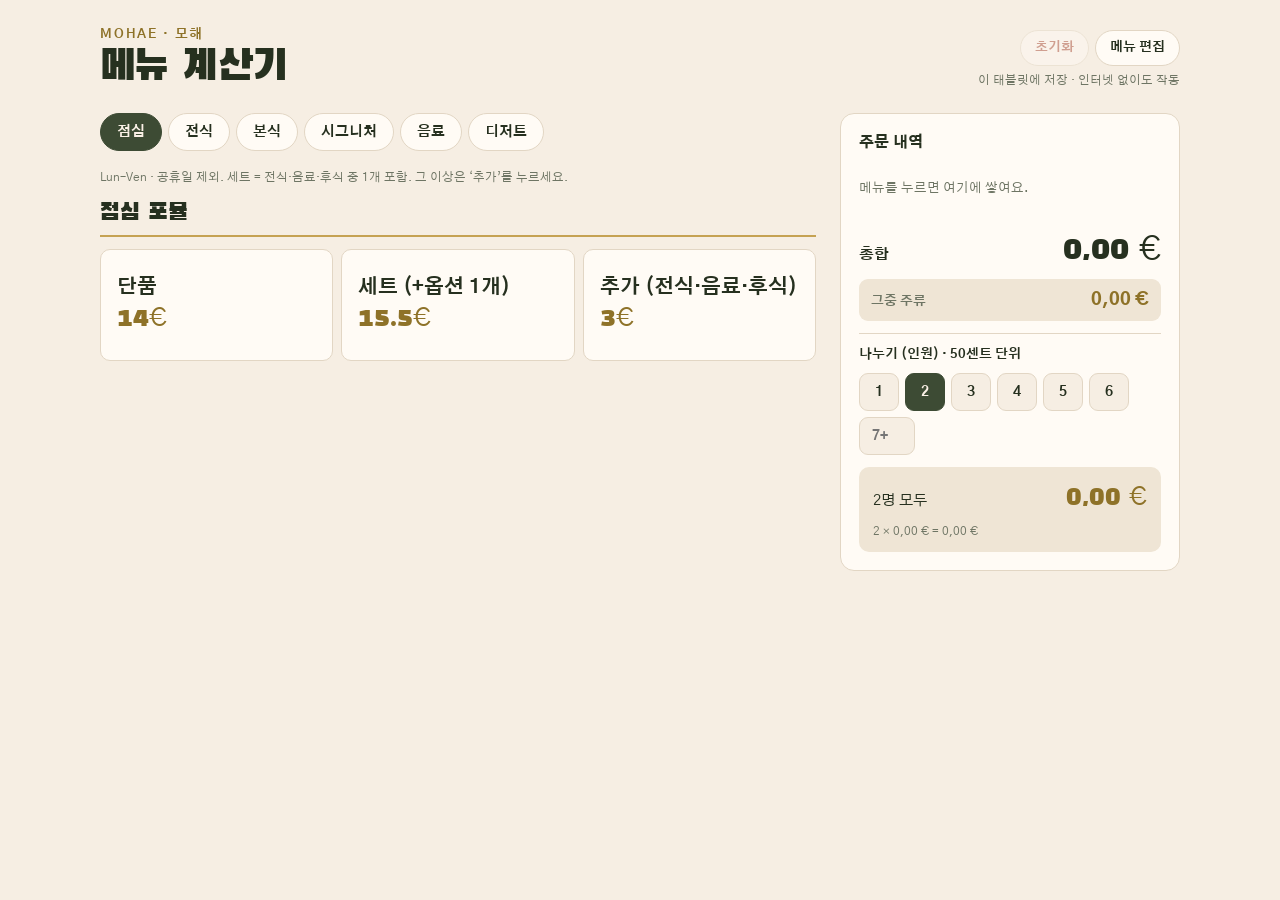
<file: app/src/main/assets/index.html>
<!doctype html>
<html lang="ko">
<head>
<meta charset="utf-8">
<meta name="viewport" content="width=device-width,initial-scale=1,viewport-fit=cover">
<meta name="apple-mobile-web-app-capable" content="yes">
<meta name="mobile-web-app-capable" content="yes">
<meta name="apple-mobile-web-app-title" content="모해 계산기">
<meta name="theme-color" content="#3D4B34">
<title>모해 계산기</title>
<link rel="stylesheet" href="fonts/fonts.css">
<style>
:root{padding-top:env(safe-area-inset-top,0px);padding-bottom:env(safe-area-inset-bottom,0px)}
/* Layout: menu buttons on the left, live bill on the right (stacks on phone with a sticky total bar) */
:root{
  --bg:#F6EEE3; --surface:#FFFBF5; --fg:#26301F; --muted:#6E7564;
  --line:#E2D6C4; --accent:#3D4B34; --accent-fg:#FAF0E6; --gold:#C5A253; --gold-ink:#8E7228; --chip:#EFE5D5; --danger:#A3412E;
  --display:"Black Han Sans","Gothic A1",system-ui,sans-serif;
  --body:"Gothic A1","Apple SD Gothic Neo","Noto Sans KR",system-ui,sans-serif;
}
@media (prefers-color-scheme: dark){:root:not([data-theme="light"]){
  --bg:#1B2117; --surface:#242C1F; --fg:#F3E9DA; --muted:#A9AE9C;
  --line:#3A4532; --accent:#C5A253; --accent-fg:#1B2117; --gold-ink:#D9BB6E; --chip:#2E3828; --danger:#E07A63; color-scheme:dark}}
:root[data-theme="dark"]{
  --bg:#1B2117; --surface:#242C1F; --fg:#F3E9DA; --muted:#A9AE9C;
  --line:#3A4532; --accent:#C5A253; --accent-fg:#1B2117; --gold-ink:#D9BB6E; --chip:#2E3828; --danger:#E07A63; color-scheme:dark}
*{box-sizing:border-box}
body{background:var(--bg);color:var(--fg);font-family:var(--body);font-size:15px;line-height:1.45;
  padding-left:max(16px,env(safe-area-inset-left,0px));padding-right:max(16px,env(safe-area-inset-right,0px));padding-block:20px 120px}
.wrap{max-width:1080px;margin:0 auto;display:grid;grid-template-columns:minmax(0,1fr) 340px;gap:24px;align-items:start}
header{grid-column:1/-1;display:flex;align-items:flex-end;justify-content:space-between;gap:12px;flex-wrap:wrap}
h1{font-family:var(--display);font-weight:400;font-size:clamp(30px,6vw,42px);line-height:1;margin:0}
h1 small{display:block;font-family:var(--body);font-size:13px;font-weight:700;letter-spacing:.14em;color:var(--gold-ink);margin-bottom:6px}
.editBtn{border:1px solid var(--line);background:var(--surface);color:var(--fg);font:700 13px var(--body);padding:9px 14px;border-radius:999px;cursor:pointer}
.editBtn[aria-pressed="true"]{background:var(--gold);color:#1B2117;border-color:var(--gold)}
.editBtn:disabled{opacity:.5;cursor:default}
.topBtns{display:flex;gap:6px;justify-content:flex-end;align-items:center;flex-wrap:wrap}
.resetBtn{border:1px solid var(--line);background:var(--surface);color:var(--danger);font:700 13px var(--body);padding:9px 14px;border-radius:999px;cursor:pointer}
.resetBtn:disabled{opacity:.45;cursor:default}
.resetBtn.sure{background:var(--danger);color:#fff;border-color:var(--danger)}
.resetCancel{border:1px solid var(--line);background:var(--surface);color:var(--fg);font:700 13px var(--body);padding:9px 12px;border-radius:999px;cursor:pointer}
@media (max-width:820px){.topBtns{justify-content:flex-start}}
.status{font-size:12px;color:var(--muted);margin-top:6px;text-align:right}
.tabs{display:flex;gap:6px;overflow-x:auto;padding-bottom:4px;margin-bottom:14px;scrollbar-width:none}
.tabs button{flex:0 0 auto;border:1px solid var(--line);background:var(--surface);color:var(--fg);font:700 14px var(--body);padding:9px 16px;border-radius:999px;cursor:pointer}
.tabs button[aria-selected="true"]{background:var(--accent);color:var(--accent-fg);border-color:var(--accent)}
.banner{background:var(--chip);border-radius:10px;padding:10px 12px;font-size:13px;margin-bottom:14px}
.sec{margin-bottom:22px}
.sec h2{font-family:var(--display);font-weight:400;font-size:24px;line-height:1.1;margin:0 0 12px;padding-bottom:8px;border-bottom:2px solid var(--gold);color:var(--fg);letter-spacing:.01em}
.grid{display:grid;grid-template-columns:repeat(auto-fill,minmax(150px,1fr));gap:8px}
.item{border:1px solid var(--line);background:var(--surface);border-radius:10px;display:flex;flex-direction:column;overflow:hidden}
.item .tap{flex:1;text-align:left;border:0;background:transparent;color:var(--fg);padding:10px 12px;cursor:pointer;font-family:var(--body);display:flex;flex-direction:column;gap:2px;min-height:58px;transition:transform .08s}
.item .tap:active{transform:scale(.97)}
.item.big .tap{min-height:110px;justify-content:center;padding:16px}
.item.big .n{font-size:20px}
.item.big .pr{font-family:var(--display);font-size:26px;color:var(--gold-ink)}
.sec:has(.item.big) .grid{grid-template-columns:repeat(auto-fill,minmax(200px,1fr))}
.item .ctl{display:grid;grid-template-columns:44px 1fr 44px;align-items:center;background:var(--accent);color:var(--accent-fg)}
.item .ctl button{height:44px;border:0;background:transparent;color:var(--accent-fg);font:800 24px var(--body);cursor:pointer;line-height:1}
.item .ctl button:active{background:rgba(0,0,0,.15)}
.item .ctl b{text-align:center;font-family:var(--display);font-weight:400;font-size:24px;font-variant-numeric:tabular-nums}
button:focus-visible,input:focus-visible,select:focus-visible{outline:2px solid var(--gold);outline-offset:2px}
.seg{display:flex;background:var(--chip);border-radius:10px;padding:4px;gap:4px;margin-bottom:10px}
.seg button{flex:1;border:0;background:transparent;color:var(--fg);font:700 14px var(--body);padding:10px 6px;border-radius:7px;cursor:pointer}
.seg button[aria-pressed="true"]{background:var(--accent);color:var(--accent-fg)}
.note{font-size:12px;color:var(--muted);margin:0 0 14px}
.item .n{font-weight:700;font-size:14px;overflow-wrap:anywhere}
.item .pr{font-size:12px;color:var(--muted);font-variant-numeric:tabular-nums}
.item.on{border-color:var(--accent);box-shadow:inset 0 0 0 1px var(--accent)}
.badge-unused{position:absolute;top:-7px;right:-7px;min-width:22px;height:22px;border-radius:11px;background:var(--gold);color:#1B2117;font:800 12px var(--body);display:grid;place-items:center;padding:0 6px}

/* edit mode */
.ecard{border:1px dashed var(--gold);background:var(--surface);border-radius:10px;padding:8px;display:flex;flex-direction:column;gap:6px}
.ecard input,.addForm input,.addForm select{width:100%;min-width:0;border:1px solid var(--line);background:var(--bg);color:var(--fg);font:600 14px var(--body);padding:7px 8px;border-radius:7px}
.ecard .row{display:flex;gap:6px;align-items:center}
.ecard .row input{flex:1}
.ecard .del{border:1px solid var(--line);background:transparent;color:var(--danger);font:700 12px var(--body);padding:7px 8px;border-radius:7px;cursor:pointer;white-space:nowrap}
.banner .del{border:1px solid var(--line);background:var(--surface);color:var(--danger);font:700 12px var(--body);padding:7px 10px;border-radius:7px;cursor:pointer}
.banner .del.sure{background:var(--danger);color:#fff;border-color:var(--danger)}
.ecard .del.sure{background:var(--danger);color:#fff;border-color:var(--danger)}
.addForm{border:1px solid var(--line);background:var(--surface);border-radius:12px;padding:12px;display:grid;grid-template-columns:1fr 1fr;gap:8px;margin-bottom:18px}
.addForm .full{grid-column:1/-1}
.addForm label{font-size:12px;font-weight:700;color:var(--muted);display:flex;flex-direction:column;gap:4px}
.addForm button{grid-column:1/-1;border:0;background:var(--accent);color:var(--accent-fg);font:800 14px var(--body);padding:11px;border-radius:9px;cursor:pointer}
.addForm .err{grid-column:1/-1;color:var(--danger);font-size:12px;margin:0}

/* bill */
.bill{position:sticky;top:calc(env(safe-area-inset-top,0px) + 16px);background:var(--surface);border:1px solid var(--line);border-radius:14px;padding:18px}
.bill h3{margin:0 0 12px;font-size:15px;font-weight:800;display:flex;justify-content:space-between;align-items:center}
.lines{display:flex;flex-direction:column;max-height:38vh;overflow:auto}
.line{display:grid;grid-template-columns:minmax(0,1fr) auto auto;gap:8px;align-items:center;padding:7px 0;border-bottom:1px dashed var(--line)}
.line .nm{font-size:14px;font-weight:600;min-width:0;overflow-wrap:anywhere}
.line .nm span{display:block;font-size:11px;color:var(--muted);font-weight:500}
.qty{display:flex;align-items:center;gap:2px}
.qty button{width:28px;height:28px;border-radius:8px;border:1px solid var(--line);background:var(--bg);color:var(--fg);font:700 16px var(--body);cursor:pointer;line-height:1}
.qty b{min-width:20px;text-align:center;font-variant-numeric:tabular-nums}
.line .sum{font-variant-numeric:tabular-nums;font-size:14px;min-width:62px;text-align:right}
.empty{color:var(--muted);font-size:13px;padding:14px 0}
.total{display:flex;justify-content:space-between;align-items:baseline;margin:14px 0 4px}
.total span{font-weight:700}
.total strong{font-family:var(--display);font-weight:400;font-size:32px;font-variant-numeric:tabular-nums}
.alco{display:flex;justify-content:space-between;align-items:baseline;padding:8px 12px;border-radius:9px;background:var(--chip);margin-top:6px}
.alco span{font-size:13px;font-weight:700;color:var(--muted)}
.alco strong{font-size:18px;font-weight:800;color:var(--gold-ink);font-variant-numeric:tabular-nums}
.split{border-top:1px solid var(--line);margin-top:12px;padding-top:12px}
.split label{font-size:13px;font-weight:700;display:block;margin-bottom:8px}
.ppl{display:flex;gap:6px;flex-wrap:wrap}
.ppl button{width:40px;height:38px;border-radius:9px;border:1px solid var(--line);background:var(--bg);color:var(--fg);font:700 14px var(--body);cursor:pointer}
.ppl button[aria-pressed="true"]{background:var(--accent);color:var(--accent-fg);border-color:var(--accent)}
.ppl input{width:56px;height:38px;border-radius:9px;border:1px solid var(--line);background:var(--bg);color:var(--fg);font:700 14px var(--body);text-align:center}
.per{margin-top:12px;background:var(--chip);border-radius:10px;padding:12px 14px;display:flex;flex-direction:column;gap:6px}
.per .big{display:flex;justify-content:space-between;align-items:baseline;gap:8px}
.per .big strong{font-family:var(--display);font-weight:400;font-size:26px;color:var(--gold-ink);font-variant-numeric:tabular-nums}
.per small{font-size:12px;color:var(--muted)}
.clear{border:0;background:none;color:var(--muted);font:600 12px var(--body);cursor:pointer;text-decoration:underline;padding:4px}
.confirm{display:flex;gap:6px;align-items:center;font-size:12px}
.confirm button{border:1px solid var(--line);background:var(--bg);color:var(--fg);font:700 12px var(--body);border-radius:7px;padding:4px 10px;cursor:pointer}
.confirm .yes{background:var(--danger);color:#fff;border-color:var(--danger)}

.bar{display:none;position:fixed;left:0;right:0;bottom:0;z-index:20;background:var(--accent);color:var(--accent-fg);
  padding:12px max(16px,env(safe-area-inset-right,0px)) calc(12px + env(safe-area-inset-bottom,0px)) max(16px,env(safe-area-inset-left,0px));
  align-items:center;justify-content:space-between;gap:12px;border:0;width:100%;font-family:var(--body);cursor:pointer;text-align:left}
.bar .t{font-family:var(--display);font-size:22px;font-variant-numeric:tabular-nums}
.bar .s{font-size:13px;font-weight:700;font-variant-numeric:tabular-nums;text-align:right}
@media (max-width:820px){
  .wrap{grid-template-columns:minmax(0,1fr)}
  .bill{position:static}
  .lines{max-height:none}
  .bar{display:flex}
  .status{text-align:left}
}
@media (prefers-reduced-motion:reduce){*{transition:none!important}}
</style>
</head>
<body>

<div class="wrap">
  <header>
    <h1><small>MOHAE · 모해</small>메뉴 계산기</h1>
    <div>
      <div class="topBtns"><span id="resetWrap"></span><button type="button" class="editBtn" id="editBtn" aria-pressed="false">메뉴 편집</button></div>
      <div class="status" id="status"></div>
    </div>
  </header>

  <main>
    <div class="tabs" role="tablist" id="tabs"></div>
    <div id="panel"></div>
  </main>

  <aside class="bill" id="bill" aria-label="계산서">
    <h3>주문 내역 <span id="clearWrap"></span></h3>
    <div class="lines" id="lines"></div>
    <div class="total"><span>총합</span><strong id="total">0,00 €</strong></div>
    <div class="alco"><span>그중 주류</span><strong id="alco">0,00 €</strong></div>
    <div class="split">
      <label for="pplCustom">나누기 (인원) · 50센트 단위</label>
      <div class="ppl" id="ppl"></div>
      <div class="per" id="per"></div>
    </div>
  </aside>
</div>

<button class="bar" id="bar" type="button" aria-label="계산서로 이동">
  <span class="t" id="barTotal">0,00 €</span>
  <span class="s" id="barPer"></span>
</button>

<script>
const CATS=[["lunch","점심"],["entree","전식"],["plat","본식"],["signature","시그니처"],["drink","음료"],["dessert","디저트"]];
/* Built-in menu (Carte FR, Oct 2026). Used until the saved menu loads, and as the seed. */
const LUNCH_DEFAULT=[
["lunch","점심 포뮬","단품",14],["lunch","점심 포뮬","세트 (+옵션 1개)",15.5],["lunch","점심 포뮬","추가 (전식·음료·후식)",3],
];
const lunchItems=()=>LUNCH_DEFAULT.map(([cat,group,name,price],i)=>({id:"LS"+(i+1),cat,group,name,price,order:-1000+i*10}));
const ALCO_GROUPS=["잔술","소주 칵테일","병","와인"];
const isAlco=it=>!!it&&(ALCO_GROUPS.includes(it.group)||/술|와인|맥주|주류|wine|vin/i.test(it.group||""));
const DEFAULT=[
["entree","전식","군만두",10],["entree","전식","깐풍만두",12],["entree","전식","비빔만두",12],["entree","전식","김치전",15],["entree","전식","해물파전",15],["entree","전식","반반전",16],["entree","전식","떡볶이",14],["entree","전식","잡채",14],["entree","전식","김치잡채",15],["entree","전식","양념치킨 8P",16],["entree","전식","허니갈릭치킨 8P",16],["entree","전식","크림마요치킨 8P",16],["entree","전식","육회",18],["entree","전식","치즈 추가",2],
["plat","본식","김치볶음밥",18],["plat","본식","소불고기",19],["plat","본식","제육볶음",19],["plat","본식","만둣국",16],["plat","본식","뚝불",19],["plat","본식","김치찌개",19],["plat","본식","순두부찌개",19],
["signature","모해 한상","서울 불고기",39],["signature","모해 한상","서울 샤브샤브",40],["signature","모해 한상","치즈 닭갈비",39],["signature","모해 한상","삼겹살",39],
["drink","물","Evian 50cl",3],["drink","물","Evian 1L",5],["drink","물","San Pellegrino 50cl",3],["drink","물","San Pellegrino 1L",5],
["drink","차","둥굴레차",3],["drink","차","녹차",3],["drink","차","자스민차",3],["drink","차","우롱차",3],["drink","차","유자차",5],["drink","차","매실차",5],["drink","차","생강차",5],["drink","차","오미자차",5],
["drink","커피","에스프레소",3],["drink","커피","알롱제",3],["drink","커피","아이스 아메리카노",4],["drink","커피","라떼",4],["drink","커피","카푸치노",4],
["drink","탄산 · 주스","코카콜라",3.5],["drink","탄산 · 주스","코카제로",3.5],["drink","탄산 · 주스","오랑지나",3.5],["drink","탄산 · 주스","스프라이트",3.5],["drink","탄산 · 주스","아이스티 33cl",3.5],["drink","탄산 · 주스","오렌지 주스",4],["drink","탄산 · 주스","사과 주스",4],
["drink","한국 음료","식혜",4],["drink","한국 음료","코코팜",4],["drink","한국 음료","갈아만든 배",4],["drink","한국 음료","밀키스",4],["drink","한국 음료","알로에 50cl",6],
["drink","에이드","유자 에이드",7],["drink","에이드","매실 에이드",7],["drink","에이드","생강 에이드",7],["drink","에이드","오미자 에이드",7],["drink","에이드","블루 레몬 에이드",7],
["drink","잔술","소주 잔",4],["drink","잔술","복분자 잔",4.5],["drink","잔술","화요 잔",7],["drink","잔술","소맥",5],["drink","잔술","막걸리 잔",5],["drink","잔술","아사히 25cl",4.5],["drink","잔술","아사히 50cl",8],
["drink","소주 칵테일","소유",8],["drink","소주 칵테일","소복",8],["drink","소주 칵테일","소미자",8],["drink","소주 칵테일","블루 소키스",8],
["drink","병","참이슬",17],["drink","병","복숭아 소주",17],["drink","병","청포도 소주",17],["drink","병","새로 살구",17],["drink","병","새로 리치",17],["drink","병","카스 33cl",6],["drink","병","복분자 병",18],["drink","병","백세주 병",19],["drink","병","막걸리 병",15],
["dessert","후식","호떡&아이스크림",9],["dessert","후식","아이스크림 1스쿱",3],["dessert","후식","모찌 1개",3],["dessert","후식","찹쌀떡",7],
];
const BOWLS=[{id:"m015",cat:"plat",group:"본식",name:"비빔밥",price:19,order:150},{id:"m021",cat:"plat",group:"본식",name:"덮밥",price:18,order:155}];
const WINES=[["w01","와인 잔 15cl",5],["w02","레드 · Côtes-du-Rhône",23],["w03","레드 · Bordeaux",21],["w04","화이트 · Chardonnay",22],["w05","화이트 · Sauvignon",19],["w06","로제 · Côtes-de-Provence",24]]
  .map(([id,name,price],i)=>({id,cat:"drink",group:"와인",name,price,order:901+i}));
const defaultItems=()=>lunchItems().concat(DEFAULT.map(([cat,group,name,price],i)=>{const n=i<14?i+1:i+12;return {id:"m"+String(n).padStart(3,"0"),cat,group,name,price,order:n*10}}),BOWLS,WINES).sort((a,b)=>a.order-b.order);

function loadMenu(){try{let m=JSON.parse(localStorage.getItem("mohae-menu")||"null");
  if(Array.isArray(m)&&m.length){
    let v=0;try{v=+localStorage.getItem("mohae-menu-v")||0}catch(e){}
    if(v<3){const rest=m.filter(x=>x.cat!=="lunch");try{localStorage.setItem("mohae-menu-v","3");localStorage.setItem("mohae-menu",JSON.stringify(lunchItems().concat(rest)))}catch(e){}return lunchItems().concat(rest)}
    if(v<4){const drop=new Set(["m016","m017","m018","m019","m020","m022","m023","m024","m025"]);
      let n=m.filter(x=>!drop.has(x.id)&&x.id!=="m015"&&x.id!=="m021").concat(BOWLS);
      try{localStorage.setItem("mohae-menu-v","4");localStorage.setItem("mohae-menu",JSON.stringify(n))}catch(e){}return n}
    if(v<5){const c=m.find(x=>x.id==="m087");if(c&&c.name==="한국 맥주 33cl")c.name="카스 33cl";
      try{localStorage.setItem("mohae-menu-v","5");localStorage.setItem("mohae-menu",JSON.stringify(m))}catch(e){}}
    if(v<6){if(!m.some(x=>x.id==="w01"))m=m.concat(WINES);
      try{localStorage.setItem("mohae-menu-v","6");localStorage.setItem("mohae-menu",JSON.stringify(m))}catch(e){}}
    return m}}catch(e){}
  try{localStorage.setItem("mohae-menu-v","6")}catch(e){}return defaultItems()}
let menu=loadMenu();
const live=true;
let state={tab:"lunch",people:2,cart:{},order:[]};
try{const s=JSON.parse(localStorage.getItem("mohae-calc2")||"null");if(s&&s.cart)state=Object.assign(state,s);if(!CATS.some(c=>c[0]===state.tab))state.tab="lunch";
  for(const k of Object.keys(state.cart))if(k.includes("|")||/^L\d{3}$/.test(k)){delete state.cart[k]}
  state.order=state.order.filter(k=>state.cart[k])}catch(e){}
let sureReset=false, edit=false, confirming=false, sureDel=null, pending=false;

const eur=n=>new Intl.NumberFormat("fr-FR",{style:"currency",currency:"EUR"}).format(n);
const short=n=>(Number.isInteger(n)?n:+n.toFixed(2))+"€";
const esc=s=>String(s).replace(/[&<>"]/g,c=>({"&":"&amp;","<":"&lt;",">":"&gt;",'"':"&quot;"}[c]));
const $=id=>document.getElementById(id);
function save(){try{localStorage.setItem("mohae-calc2",JSON.stringify(state))}catch(e){}}
function setStatus(t){$("status").textContent=t}

/* ---------- cart ---------- */
function add(k,name,price){
  if(!state.cart[k]){state.cart[k]={name,price,qty:0};state.order.push(k)}
  state.cart[k].qty++;save();render();
}
function change(k,d){const l=state.cart[k];if(!l)return;l.qty+=d;
  if(l.qty<=0){delete state.cart[k];state.order=state.order.filter(x=>x!==k)}save();render()}
function syncCart(){ // follow edited names/prices
  for(const k of state.order){const it=menu.find(m=>m.id===k);if(it){state.cart[k].name=it.name;state.cart[k].price=it.price;state.cart[k].alco=isAlco(it)}}
}

/* ---------- split into 50-cent steps ---------- */
function split(total,n){
  const cents=Math.round(total*100);
  const base=Math.floor(cents/n/50)*50;          // everyone pays at least this
  let left=cents-base*n;
  const ups=Math.floor(left/50);                  // this many pay +0.50
  const odd=left-ups*50;                          // only if a price isn't a .50 step
  return {base:base/100,ups,odd:odd/100,n};
}

/* ---------- render ---------- */
function renderTabs(){
  const t=$("tabs");t.innerHTML="";
  CATS.forEach(([id,label])=>{const b=document.createElement("button");b.type="button";b.setAttribute("role","tab");
    b.textContent=label;b.setAttribute("aria-selected",state.tab===id);
    b.onclick=()=>{state.tab=id;sureDel=null;save();render()};t.appendChild(b)});
}
function groupsOf(cat){
  const items=menu.filter(m=>m.cat===cat).sort((a,b)=>(a.order||0)-(b.order||0));
  const g=new Map();items.forEach(it=>{if(!g.has(it.group))g.set(it.group,[]);g.get(it.group).push(it)});
  return g;
}
function renderPanel(){
  const p=$("panel");p.innerHTML="";
  const groups=groupsOf(state.tab);
  if(state.tab==="lunch"&&!edit){const n=document.createElement("p");n.className="note";
    n.textContent="Lun–Ven · 공휴일 제외. 세트 = 전식·음료·후식 중 1개 포함. 그 이상은 ‘추가’를 누르세요.";p.appendChild(n)}
  if(edit){p.appendChild(addForm(groups));
    const r=document.createElement("div");r.className="banner";
    r.innerHTML=sureReset?`메뉴판 전체를 처음 상태로 되돌릴까요? <button type="button" class="del sure" id="rsY">되돌리기</button> <button type="button" class="del" id="rsN">취소</button>`:`<button type="button" class="del" id="rsAsk">기본 메뉴판으로 되돌리기</button>`;
    p.appendChild(r);
    if(sureReset){r.querySelector("#rsY").onclick=()=>{sureReset=false;resetMenu()};r.querySelector("#rsN").onclick=()=>{sureReset=false;renderPanel()}}
    else r.querySelector("#rsAsk").onclick=()=>{sureReset=true;renderPanel()};
  }
  if(!groups.size){const e=document.createElement("div");e.className="banner";
    e.textContent=edit?"이 탭에 메뉴가 없어요. 위에서 첫 메뉴를 추가하세요.":"이 탭에 메뉴가 없어요. ‘메뉴 편집’에서 추가할 수 있어요.";p.appendChild(e)}
  groups.forEach((items,gname)=>{
    const s=document.createElement("section");s.className="sec";
    s.innerHTML=`<h2>${esc(gname)}</h2>`;
    const g=document.createElement("div");g.className="grid";
    items.forEach(it=>g.appendChild(edit?editCard(it):itemBtn(it)));
    s.appendChild(g);p.appendChild(s);
  });
}
function itemBtn(it){
  const key=it.id,price=it.price,name=it.name,q=state.cart[key]?.qty||0;
  const d=document.createElement("div");d.className="item"+(q?" on":"")+(it.cat==="lunch"?" big":"");
  const b=document.createElement("button");b.type="button";b.className="tap";
  b.innerHTML=`<span class="n">${esc(name)}</span><span class="pr">${short(price)}</span>`;
  b.onclick=()=>add(key,name,price);d.appendChild(b);
  if(q){
    const c=document.createElement("div");c.className="ctl";
    c.innerHTML=`<button type="button" aria-label="${esc(name)} 하나 빼기">−</button><b aria-live="polite">${q}</b><button type="button" aria-label="${esc(name)} 하나 더">+</button>`;
    const [m,p]=c.querySelectorAll("button");m.onclick=()=>change(key,-1);p.onclick=()=>add(key,name,price);
    d.appendChild(c);
  }
  return d;
}
function editCard(it){
  const d=document.createElement("div");d.className="ecard";
  d.innerHTML=`<input id="n-${it.id}" aria-label="메뉴 이름" value="${esc(it.name)}">
    <div class="row"><input id="p-${it.id}" aria-label="가격 (€)" type="number" step="0.5" min="0" inputmode="decimal" value="${it.price}">
    <button type="button" class="del${sureDel===it.id?" sure":""}">${sureDel===it.id?"정말 삭제":"삭제"}</button></div>`;
  const [ni,pi]=d.querySelectorAll("input");
  ni.onchange=()=>{const v=ni.value.trim();if(v&&v!==it.name)write(it.id,{name:v})};
  pi.onchange=()=>{const v=parseFloat(String(pi.value).replace(",","."));if(isFinite(v)&&v>=0&&v!==it.price)write(it.id,{price:v})};
  ni.onblur=pi.onblur=flush;
  d.querySelector(".del").onclick=()=>{if(sureDel===it.id){sureDel=null;remove(it.id)}else{sureDel=it.id;renderPanel()}};
  return d;
}
function addForm(groups){
  const f=document.createElement("form");f.className="addForm";
  const opts=[...groups.keys()].map(g=>`<option>${esc(g)}</option>`).join("");
  f.innerHTML=`<label class="full">그룹<select id="newGroup">${opts}<option value="__new">+ 새 그룹 만들기</option></select></label>
    <label class="full" id="newGroupNameWrap" ${groups.size?"hidden":""}>새 그룹 이름<input id="newGroupName" placeholder="예: 겨울 메뉴"></label>
    <label>메뉴 이름<input id="newName" placeholder="예: 떡만둣국" autocomplete="off"></label>
    <label>가격 (€)<input id="newPrice" type="number" step="0.5" min="0" inputmode="decimal" placeholder="16"></label>
    <p class="err" id="addErr" hidden></p>
    <button type="submit">메뉴 추가</button>`;
  const sel=f.querySelector("#newGroup"),wrap=f.querySelector("#newGroupNameWrap");
  if(!groups.size)sel.value="__new";
  sel.onchange=()=>{wrap.hidden=sel.value!=="__new"};
  f.onsubmit=async e=>{e.preventDefault();
    const err=f.querySelector("#addErr");err.hidden=true;
    const group=sel.value==="__new"?f.querySelector("#newGroupName").value.trim():sel.value;
    const name=f.querySelector("#newName").value.trim();
    const price=parseFloat(String(f.querySelector("#newPrice").value).replace(",","."));
    if(!group||!name||!isFinite(price)){err.textContent="그룹, 이름, 가격을 모두 채워주세요.";err.hidden=false;return}
    const maxOrder=Math.max(0,...menu.map(m=>m.order||0));
    menu.push({id:"u"+Date.now().toString(36),cat:state.tab,group,name,price,order:maxOrder+10});
    if(saveMenu())setStatus("추가됨 · "+name);else{err.textContent="이 브라우저에 저장하지 못했어요. 시크릿 모드인지 확인해주세요.";err.hidden=false}
    render();
  };
  return f;
}
function write(id,patch){
  const it=menu.find(m=>m.id===id);if(!it)return;Object.assign(it,patch);
  setStatus(saveMenu()?"저장됨":"저장 실패 · 시크릿 모드인지 확인해주세요");render();
}
function remove(id){
  menu=menu.filter(m=>m.id!==id);setStatus(saveMenu()?"삭제됨":"저장 실패");render();
}
function resetMenu(){menu=defaultItems();try{localStorage.removeItem("mohae-menu")}catch(e){}setStatus("기본 메뉴판으로 되돌림");render()}
function flush(){setTimeout(()=>{if(pending&&!$("panel").contains(document.activeElement)){pending=false;render()}},0)}

function renderBill(){
  syncCart();
  const L=$("lines");L.innerHTML="";let total=0;
  state.order.forEach(k=>{const l=state.cart[k];if(!l)return;total+=l.price*l.qty;
    const d=document.createElement("div");d.className="line";
    d.innerHTML=`<div class="nm">${esc(l.name)}<span>${short(l.price)}</span></div>
      <div class="qty"><button type="button" aria-label="하나 빼기">−</button><b>${l.qty}</b><button type="button" aria-label="하나 더">+</button></div>
      <div class="sum">${eur(l.price*l.qty)}</div>`;
    const [m,p]=d.querySelectorAll(".qty button");m.onclick=()=>change(k,-1);p.onclick=()=>change(k,1);L.appendChild(d)});
  if(!state.order.length)L.innerHTML=`<div class="empty">메뉴를 누르면 여기에 쌓여요.</div>`;
  total=Math.round(total*100)/100;$("total").textContent=eur(total);
  let alco=0;state.order.forEach(k=>{const l=state.cart[k];if(l&&l.alco)alco+=l.price*l.qty});
  $("alco").textContent=eur(Math.round(alco*100)/100);

  const rw=$("resetWrap");rw.innerHTML="";
  if(confirming&&state.order.length){
    rw.innerHTML=`<span class="topBtns"><button type="button" class="resetBtn sure">전부 지우기</button><button type="button" class="resetCancel">취소</button></span>`;
    rw.querySelector(".resetBtn").onclick=()=>{state.cart={};state.order=[];confirming=false;save();render()};
    rw.querySelector(".resetCancel").onclick=()=>{confirming=false;renderBill()};
  }else{
    const rb=document.createElement("button");rb.type="button";rb.className="resetBtn";rb.textContent="초기화";
    rb.disabled=!state.order.length;rb.onclick=()=>{confirming=true;renderBill()};rw.appendChild(rb);
  }
  const cw=$("clearWrap");cw.innerHTML="";
  if(state.order.length){
    if(confirming){cw.innerHTML=`<span class="confirm">전부 지울까요? <button type="button" class="yes">지우기</button><button type="button" class="no">취소</button></span>`;
      cw.querySelector(".yes").onclick=()=>{state.cart={};state.order=[];confirming=false;save();render()};
      cw.querySelector(".no").onclick=()=>{confirming=false;renderBill()};
    }else{const b=document.createElement("button");b.className="clear";b.type="button";b.textContent="새 계산";b.onclick=()=>{confirming=true;renderBill()};cw.appendChild(b)}
  }

  const P=$("ppl");P.innerHTML="";
  [1,2,3,4,5,6].forEach(n=>{const b=document.createElement("button");b.type="button";b.textContent=n;
    b.setAttribute("aria-label",n+"명");b.setAttribute("aria-pressed",state.people===n);
    b.onclick=()=>{state.people=n;save();render()};P.appendChild(b)});
  const inp=document.createElement("input");inp.type="number";inp.min=1;inp.max=30;inp.id="pplCustom";inp.placeholder="7+";
  inp.setAttribute("aria-label","인원 직접 입력");if(state.people>6)inp.value=state.people;
  inp.onchange=()=>{state.people=Math.max(1,Math.min(30,parseInt(inp.value)||1));save();render()};P.appendChild(inp);

  const s=split(total,state.people),per=$("per");let bar;
  if(s.n===1){per.innerHTML=`<div class="big"><span>1명</span><strong>${eur(total)}</strong></div>`;bar="내역 보기"}
  else if(s.ups===0){
    per.innerHTML=`<div class="big"><span>${s.n}명 모두</span><strong>${eur(s.base)}</strong></div>`+
      (s.odd?`<small>남는 ${eur(s.odd)}는 한 명이 더 내면 돼요.</small>`:`<small>${s.n} × ${eur(s.base)} = ${eur(total)}</small>`);
    bar=`${s.n}명 · 1인 ${eur(s.base)}`;
  }else{
    const hi=s.base+0.5,lo=s.n-s.ups;
    per.innerHTML=`<div class="big"><span>${s.ups}명</span><strong>${eur(hi)}</strong></div>`+
      `<div class="big"><span>${lo}명</span><strong>${eur(s.base)}</strong></div>`+
      `<small>${s.ups} × ${eur(hi)} + ${lo} × ${eur(s.base)} = ${eur(total-s.odd)}${s.odd?` (남는 ${eur(s.odd)}는 한 명이 더)`:""}</small>`;
    bar=`${s.n}명 · ${eur(hi)} / ${eur(s.base)}`;
  }
  $("barTotal").textContent=eur(total);$("barPer").textContent=bar;
}

function render(){
  if(edit&&$("panel").contains(document.activeElement)&&document.activeElement.matches("input")){pending=true;renderBill();return}
  renderTabs();renderPanel();renderBill();
  const eb=$("editBtn");eb.setAttribute("aria-pressed",edit);eb.textContent=edit?"편집 끝내기":"메뉴 편집";eb.disabled=!live;
}
$("editBtn").onclick=()=>{edit=!edit;sureDel=null;render()};
$("bar").onclick=()=>$("bill").scrollIntoView({behavior:"smooth",block:"start"});
render();

setStatus("이 태블릿에 저장 · 인터넷 없이도 작동");
</script>
</body>
</html>
</file>
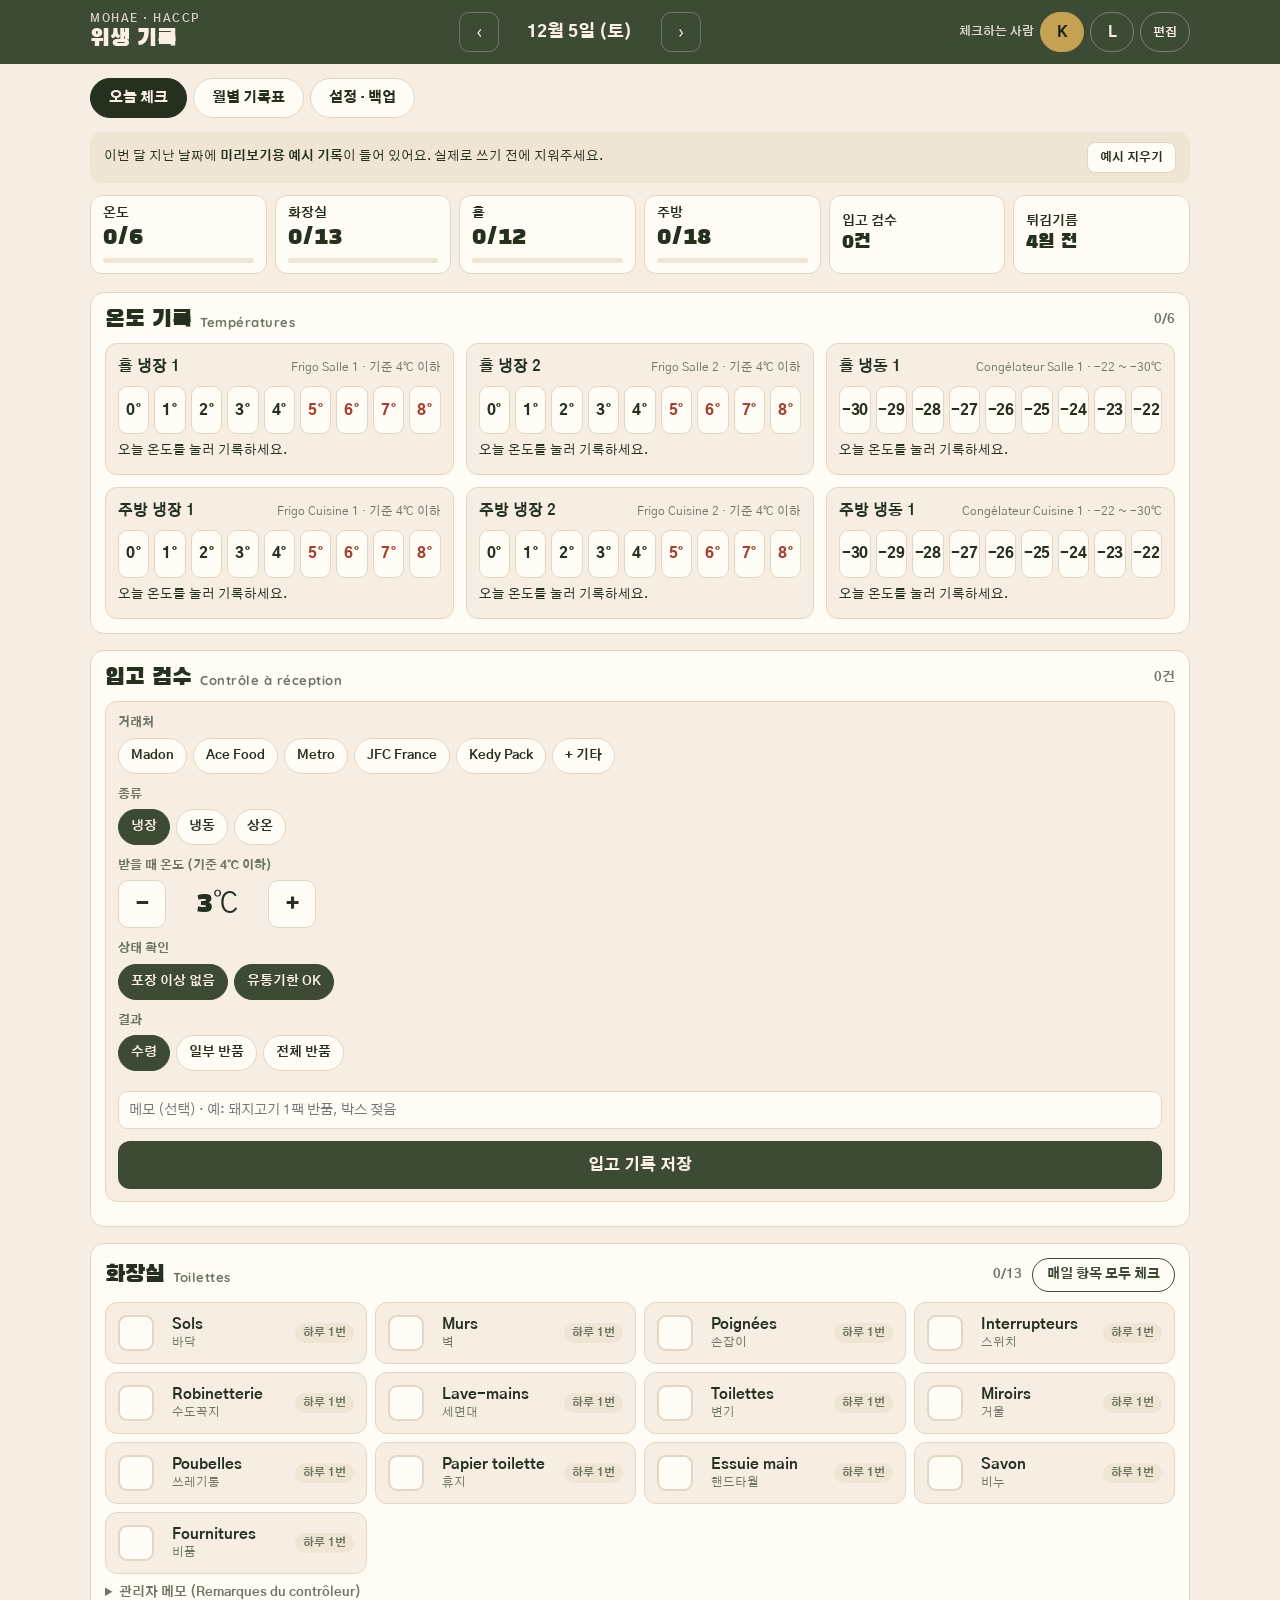
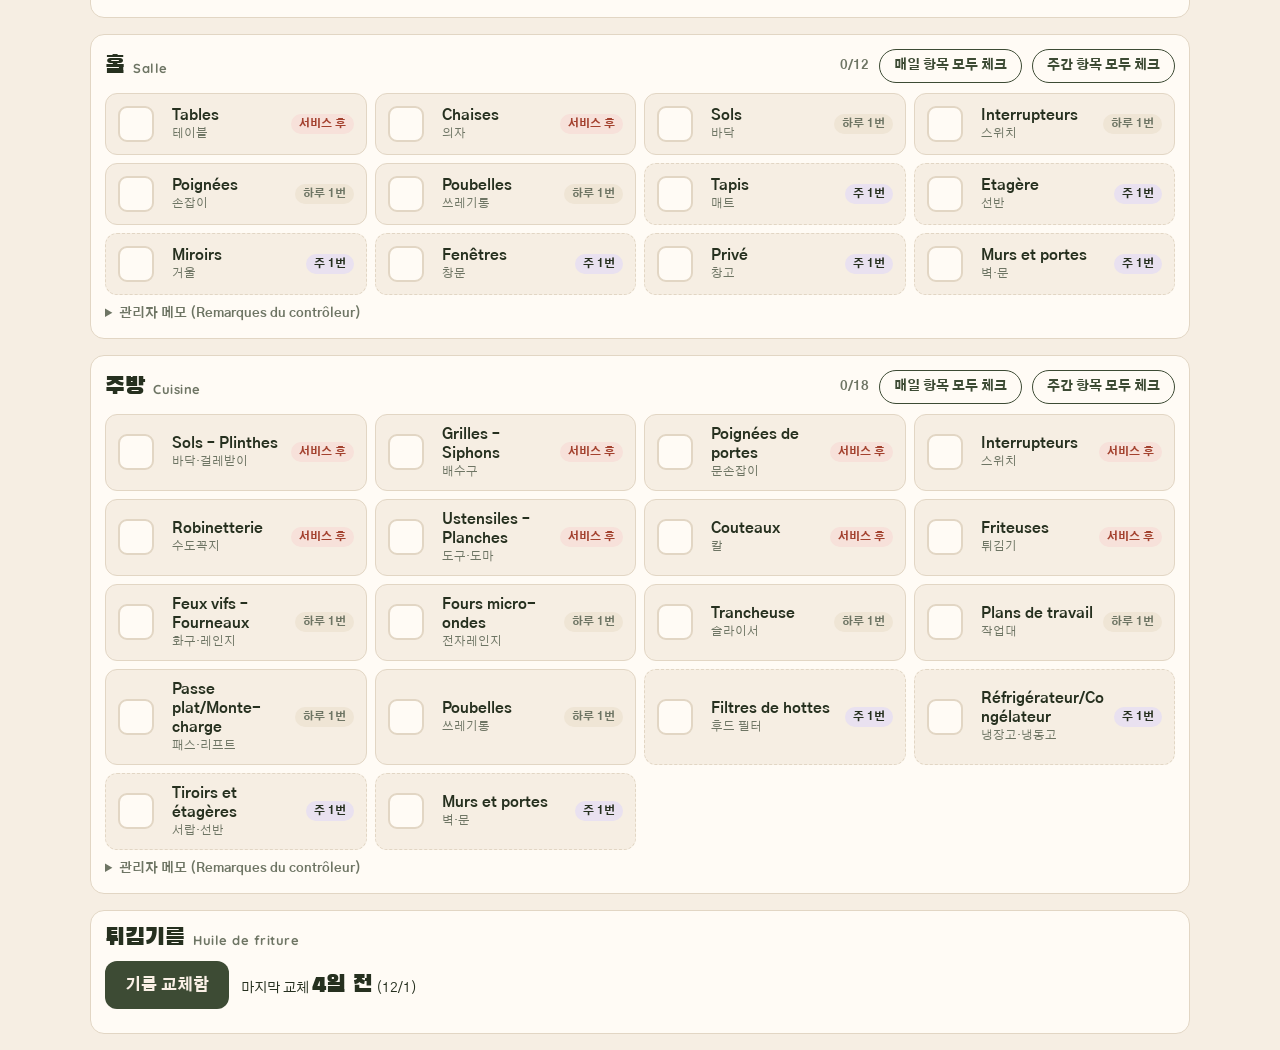
<file: hygiene/app/src/main/assets/index.html>
<!doctype html>
<html lang="ko">
<head>
<meta charset="utf-8">
<meta name="viewport" content="width=device-width,initial-scale=1">
<title>모해 위생 기록</title>
<link rel="stylesheet" href="fonts/fonts.css">
<script src="lib/html2canvas.min.js"></script>
<script src="lib/jspdf.umd.min.js"></script>
<style>
/* Layout: sticky top bar (date + who) → two views: "오늘 체크" big tap rows, "월별 기록표" paper-form replica */
:root{
  --bg:#F6EEE3; --surface:#FFFBF5; --fg:#26301F; --muted:#6E7564; --line:#E2D6C4;
  --accent:#3D4B34; --accent-fg:#FAF0E6; --gold:#C5A253; --gold-ink:#8E7228; --chip:#EFE5D5;
  --ok:#3E7B4A; --ok-bg:#E3F0E2; --warn:#A3412E; --warn-bg:#F7E1DA; --week:#E9E1F0;
  --paper:#FFFFFF; --paper-ink:#1E1E1E; --paper-line:#BDBDBD;
  --display:"Black Han Sans","Gothic A1",system-ui,sans-serif;
  --body:"Gothic A1","Apple SD Gothic Neo","Noto Sans KR",system-ui,sans-serif;
  --form:"Quicksand","Gothic A1",system-ui,sans-serif;
}
@media (prefers-color-scheme: dark){:root:not([data-theme="light"]){
  --bg:#1B2117; --surface:#242C1F; --fg:#F3E9DA; --muted:#A9AE9C; --line:#3A4532;
  --accent:#C5A253; --accent-fg:#1B2117; --gold-ink:#D9BB6E; --chip:#2E3828;
  --ok:#8FCB97; --ok-bg:#24392A; --warn:#E89A86; --warn-bg:#40261F; --week:#2F2B38; color-scheme:dark}}
:root[data-theme="dark"]{
  --bg:#1B2117; --surface:#242C1F; --fg:#F3E9DA; --muted:#A9AE9C; --line:#3A4532;
  --accent:#C5A253; --accent-fg:#1B2117; --gold-ink:#D9BB6E; --chip:#2E3828;
  --ok:#8FCB97; --ok-bg:#24392A; --warn:#E89A86; --warn-bg:#40261F; --week:#2F2B38; color-scheme:dark}
*{box-sizing:border-box}
body{background:var(--bg);color:var(--fg);font-family:var(--body);font-size:15px;line-height:1.45;margin:0}
body::before{content:"";position:fixed;inset:0 0 auto;height:env(safe-area-inset-top,0px);z-index:10;background:var(--accent)}
.gut{padding-left:max(16px,env(safe-area-inset-left,0px));padding-right:max(16px,env(safe-area-inset-right,0px))}
.wrap{max-width:1100px;margin:0 auto}
button{font-family:var(--body)}
button:focus-visible,input:focus-visible,textarea:focus-visible,select:focus-visible{outline:2px solid var(--gold);outline-offset:2px}

/* top bar */
.top{position:sticky;top:env(safe-area-inset-top,0px);z-index:5;background:var(--accent);color:var(--accent-fg);padding-block:12px}
.top .wrap{display:flex;flex-wrap:wrap;gap:10px 18px;align-items:center;justify-content:space-between}
.brand{font-family:var(--display);font-size:24px;line-height:1}
.brand small{display:block;font-family:var(--body);font-size:11px;font-weight:700;letter-spacing:.14em;opacity:.8;margin-bottom:3px}
.datenav{display:flex;align-items:center;gap:6px}
.datenav button{width:40px;height:40px;border-radius:10px;border:1px solid rgba(255,255,255,.25);background:transparent;color:inherit;font-size:18px;cursor:pointer}
.datenav .d{min-width:150px;text-align:center;font-weight:800;font-size:17px}
.datenav .today{width:auto;padding:0 12px;font-size:13px;font-weight:700}
.who{display:flex;align-items:center;gap:6px;flex-wrap:wrap}
.who span{font-size:12px;font-weight:700;opacity:.85}
.who button{min-width:44px;height:40px;padding:0 12px;border-radius:999px;border:1px solid rgba(255,255,255,.3);background:transparent;color:inherit;font-weight:800;font-size:15px;cursor:pointer}
.who button[aria-pressed="true"]{background:var(--gold);color:#1B2117;border-color:var(--gold)}
.who .edit{font-size:12px;font-weight:700;min-width:0}

.tabs{display:flex;gap:6px;padding-block:14px 4px;flex-wrap:wrap}
.tabs button{border:1px solid var(--line);background:var(--surface);color:var(--fg);font-weight:800;font-size:14px;padding:10px 18px;border-radius:999px;cursor:pointer}
.tabs button[aria-selected="true"]{background:var(--fg);color:var(--bg);border-color:var(--fg)}

.banner{background:var(--chip);border-radius:12px;padding:10px 14px;font-size:13px;display:flex;gap:10px;align-items:center;justify-content:space-between;flex-wrap:wrap;margin:10px 0}
.banner button{border:1px solid var(--line);background:var(--surface);color:var(--fg);font-weight:700;font-size:12px;padding:7px 12px;border-radius:8px;cursor:pointer}

/* today view */
.summary{display:grid;grid-template-columns:repeat(auto-fit,minmax(150px,1fr));gap:8px;margin:12px 0 18px}
.sum{background:var(--surface);border:1px solid var(--line);border-radius:12px;padding:10px 12px;cursor:pointer;text-align:left;color:var(--fg)}
.sum b{display:block;font-size:13px}
.sum .n{font-family:var(--display);font-size:24px;font-variant-numeric:tabular-nums}
.sum .bar{height:5px;border-radius:3px;background:var(--chip);margin-top:6px;overflow:hidden}
.sum .bar i{display:block;height:100%;background:var(--ok)}
.sum.done{border-color:var(--ok)}

.block{background:var(--surface);border:1px solid var(--line);border-radius:14px;padding:14px;margin-bottom:16px;scroll-margin-top:110px}
.bh{display:flex;justify-content:space-between;align-items:center;gap:10px;flex-wrap:wrap;margin-bottom:10px}
.bh h2{margin:0;font-family:var(--display);font-weight:400;font-size:24px;line-height:1.1}
.bh h2 small{font-family:var(--form);font-size:13px;font-weight:700;color:var(--muted);margin-left:8px;letter-spacing:.04em}
.bh>div{flex-wrap:wrap;justify-content:flex-end}
.bh .all{border:1px solid var(--accent);background:transparent;color:var(--accent);font-weight:800;font-size:13px;padding:8px 14px;border-radius:999px;cursor:pointer}
.bh .cnt{font-size:13px;font-weight:700;color:var(--muted);font-variant-numeric:tabular-nums}

.temps{display:grid;grid-template-columns:repeat(auto-fit,minmax(300px,1fr));gap:12px}
.tcard{border:1px solid var(--line);border-radius:12px;padding:12px;background:var(--bg)}
.tcard .tt{display:flex;justify-content:space-between;align-items:baseline;gap:8px;margin-bottom:8px}
.tcard .tt b{font-size:15px}
.tcard .tt span{font-size:12px;color:var(--muted)}
.chips{display:grid;grid-template-columns:repeat(9,minmax(0,1fr));gap:5px}
.chips button{min-width:0;letter-spacing:-.02em;height:48px;border-radius:9px;border:1px solid var(--line);background:var(--surface);color:var(--fg);font-weight:800;font-size:15px;cursor:pointer;font-variant-numeric:tabular-nums;padding:0}
.chips button.hot{color:var(--warn)}
.chips button[aria-pressed="true"]{background:var(--accent);color:var(--accent-fg);border-color:var(--accent)}
.chips button.hot[aria-pressed="true"]{background:var(--warn);border-color:var(--warn);color:#fff}
.tstate{margin-top:8px;font-size:13px;min-height:20px}
.tstate .ok{color:var(--ok);font-weight:700}
.tstate .bad{color:var(--warn);font-weight:700}

.rows{display:grid;grid-template-columns:repeat(auto-fill,minmax(260px,1fr));gap:8px}
.row{display:grid;grid-template-columns:44px minmax(0,1fr) auto;gap:10px;align-items:center;text-align:left;border:1px solid var(--line);background:var(--bg);color:var(--fg);border-radius:12px;padding:10px 12px;min-height:62px;cursor:pointer}
.row .box{width:36px;height:36px;border-radius:9px;border:2px solid var(--line);display:grid;place-items:center;font-weight:800;font-size:13px;background:var(--surface)}
.row .nm{min-width:0}
.row .nm b{display:block;font-size:15px;overflow-wrap:anywhere}
.row .nm span{font-size:12px;color:var(--muted)}
.freq{font-size:11px;font-weight:800;padding:3px 8px;border-radius:999px;background:var(--chip);color:var(--muted);white-space:nowrap}
.freq.S{background:var(--warn-bg);color:var(--warn)}
.freq.W{background:var(--week);color:var(--fg)}
.row.on{border-color:var(--ok);background:var(--ok-bg)}
.row.on .box{background:var(--ok);border-color:var(--ok);color:#fff}
.row.wk{border-style:dashed}
.row.wk .nm span.wkdone{color:var(--ok);font-weight:700}
.rem{margin-top:10px}
.rem summary{cursor:pointer;font-size:13px;font-weight:700;color:var(--muted)}
.rem textarea{width:100%;min-height:60px;margin-top:6px;border:1px solid var(--line);border-radius:10px;background:var(--bg);color:var(--fg);font:500 14px var(--body);padding:8px 10px;resize:vertical}

.acts{margin-top:10px;border-top:1px dashed var(--line);padding-top:10px}
.acts p{margin:0 0 6px;font-size:13px;font-weight:800;color:var(--warn)}
.acts.ok p{color:var(--ok)}
.pills{display:flex;flex-wrap:wrap;gap:6px}
.pills button{border:1px solid var(--line);background:var(--surface);color:var(--fg);font-weight:700;font-size:13px;padding:9px 12px;border-radius:999px;cursor:pointer}
.pills button[aria-pressed="true"]{background:var(--accent);color:var(--accent-fg);border-color:var(--accent)}
.acts input,.form input[type=text],.form textarea{width:100%;margin-top:8px;border:1px solid var(--line);border-radius:9px;background:var(--surface);color:var(--fg);font:500 14px var(--body);padding:9px 10px}
.form{display:grid;gap:12px;background:var(--bg);border:1px solid var(--line);border-radius:12px;padding:12px}
.form .lbl{font-size:12px;font-weight:800;color:var(--muted);margin-bottom:6px}
.stepper{display:flex;align-items:center;gap:6px}
.stepper button{width:48px;height:48px;border-radius:10px;border:1px solid var(--line);background:var(--surface);color:var(--fg);font-size:22px;font-weight:800;cursor:pointer}
.stepper output{min-width:90px;text-align:center;font-family:var(--display);font-size:28px;font-variant-numeric:tabular-nums}
.stepper output.hot{color:var(--warn)}
.stepper .skip{width:auto;padding:0 12px;font-size:13px}
.form .save{border:0;background:var(--accent);color:var(--accent-fg);font-weight:800;font-size:16px;padding:14px;border-radius:12px;cursor:pointer}
.form .err{color:var(--warn);font-size:13px;font-weight:700;margin:0}
.log{display:flex;flex-direction:column;gap:6px;margin-top:10px}
.log .li{display:grid;grid-template-columns:auto minmax(0,1fr) auto;gap:10px;align-items:center;border:1px solid var(--line);border-radius:10px;padding:8px 10px;background:var(--bg);font-size:14px}
.log .li .tm{font-weight:800;font-variant-numeric:tabular-nums}
.log .li .tx{min-width:0;overflow-wrap:anywhere}
.log .li .tx small{display:block;color:var(--muted);font-size:12px}
.log .li .res{font-size:12px;font-weight:800;padding:3px 8px;border-radius:999px;background:var(--ok-bg);color:var(--ok)}
.log .li .res.bad{background:var(--warn-bg);color:var(--warn)}
.log .li .del{border:1px solid var(--line);background:transparent;color:var(--muted);border-radius:7px;padding:5px 8px;font-size:12px;font-weight:700;cursor:pointer;margin-left:6px}
.log .li .del.sure{background:var(--warn);color:#fff;border-color:var(--warn)}
.oilbig{display:flex;gap:12px;align-items:center;flex-wrap:wrap}
.oilbig .save{border:0;background:var(--accent);color:var(--accent-fg);font-weight:800;font-size:16px;padding:14px 20px;border-radius:12px;cursor:pointer}
.oilbig .since{font-size:14px}
.oilbig .since b{font-family:var(--display);font-weight:400;font-size:24px}
.paper .list{width:100%;border-collapse:collapse;font-size:10.5px;margin-top:8px;flex:0 0 auto}
.paper .list th{background:#F3F3EE}
.paper .list td{height:22px;padding:0 4px}
.paper .list td.l{text-align:left}
.paper .sub{margin:10px 0 0;font-size:12px;font-weight:700}
.paper .empty{color:#888;font-size:11px;padding:8px 0}
/* month view */
.mbar{display:flex;flex-wrap:wrap;gap:8px;align-items:center;justify-content:space-between;margin:12px 0}
.sheets{display:flex;gap:6px;flex-wrap:wrap}
.sheets button{border:1px solid var(--line);background:var(--surface);color:var(--fg);font-weight:700;font-size:13px;padding:8px 14px;border-radius:9px;cursor:pointer}
.sheets button[aria-pressed="true"]{background:var(--accent);color:var(--accent-fg);border-color:var(--accent)}
.mnav{display:flex;gap:6px;align-items:center}
.mnav button{border:1px solid var(--line);background:var(--surface);color:var(--fg);font-weight:800;padding:8px 12px;border-radius:9px;cursor:pointer}
.mnav b{min-width:120px;text-align:center}
.pdf{border:0;background:var(--gold);color:#1B2117;font-weight:800;font-size:14px;padding:10px 16px;border-radius:10px;cursor:pointer}
.msg{font-size:12px;color:var(--muted);margin:-4px 0 10px}

.paperwrap{overflow-x:auto;border-radius:6px;padding-bottom:6px}
.paper{width:1080px;min-height:763px;background:var(--paper);color:var(--paper-ink);font-family:var(--form);padding:22px 26px;box-shadow:0 2px 10px rgba(0,0,0,.12);display:flex;flex-direction:column}
.paper h3{margin:0 0 6px;text-align:center;font-size:21px;font-weight:700;letter-spacing:.01em;display:flex;align-items:center;justify-content:center;gap:12px}
.paper h3{position:relative;min-height:46px}
.paper h3 .logo{position:absolute;left:0;top:-4px;height:52px;width:auto}
.paper .meta{display:flex;justify-content:space-between;font-weight:700;font-size:14px;border-top:1px solid var(--paper-line);border-bottom:1px solid var(--paper-line);padding:6px 4px}
.paper .meta i{font-style:normal;font-weight:500;margin-left:8px}
.paper table{border-collapse:collapse;width:100%;flex:1;table-layout:fixed;font-size:10.5px}
.paper td,.paper th{border:1px solid var(--paper-line);text-align:center;padding:0;height:auto}
.paper th{font-weight:700;font-size:10px;height:26px}
.paper .lab{text-align:center;font-weight:700;font-size:10.5px;padding:0 4px;white-space:nowrap;overflow:hidden;text-overflow:ellipsis}
.paper .q{font-weight:700;font-size:10px;white-space:nowrap}
.paper td.c{cursor:pointer;font-weight:700;font-size:9.5px;color:#245A2E}
.paper td.c:hover{background:#F1F1EA}
.paper td.c.dot::after{content:"✓";display:block;font-family:"Gothic A1",system-ui,sans-serif;font-size:15px;font-weight:800;line-height:1;color:#245A2E}
.paper td.c.dot.hot::after{color:#B0351E}
.paper td.c.chk::after{content:"✓";display:block;font-family:"Gothic A1",system-ui,sans-serif;font-size:13px;font-weight:800;line-height:1;color:#245A2E}
.paper td.wkend{background:#FAFAF7}
.paper td.future{background:#F7F7F7;cursor:default}
.paper td.rmk{font-size:8px;color:#555;text-align:center}
.paper .foot{font-size:9px;color:#777;text-align:right;margin-top:4px}

.dialog{position:fixed;inset:0;z-index:30;background:rgba(0,0,0,.4);display:grid;place-items:center;padding:16px}
.dialog .card{background:var(--surface);color:var(--fg);border-radius:14px;padding:18px;width:min(420px,100%);display:flex;flex-direction:column;gap:10px}
.dialog h4{margin:0;font-size:17px}
.dialog .list{display:flex;flex-direction:column;gap:6px}
.dialog .it{display:flex;gap:6px}
.dialog input{flex:1;min-width:0;border:1px solid var(--line);border-radius:8px;background:var(--bg);color:var(--fg);font:600 15px var(--body);padding:8px 10px}
.dialog .x{border:1px solid var(--line);background:transparent;color:var(--warn);border-radius:8px;padding:0 10px;font-weight:800;cursor:pointer}
.dialog .act{display:flex;gap:8px;justify-content:flex-end;flex-wrap:wrap}
.dialog .act button,.dialog .add{border:1px solid var(--line);background:var(--bg);color:var(--fg);font-weight:700;padding:9px 14px;border-radius:9px;cursor:pointer}
.dialog .act .pri{background:var(--accent);color:var(--accent-fg);border-color:var(--accent)}
.dialog .hint{font-size:12px;color:var(--muted);margin:0}

@media (max-width:640px){
  .datenav .d{min-width:0;font-size:15px}
  .chips button{height:44px;font-size:14px}
  .top .wrap{gap:8px}
}
#printarea{display:none}
.cap{position:fixed;left:-20000px;top:0;width:1123px}
.cap .paper{width:1123px;height:794px;min-height:0;box-shadow:none;padding:22px 28px}
@page{size:A4 landscape;margin:7mm}
@media print{
  body{background:#fff}
  body::before,header.top,main,#dlg{display:none!important}
  #printarea{display:block}
  #printarea .paper{width:100%;min-height:0;height:194mm;box-shadow:none;padding:4mm 5mm;break-after:page;page-break-after:always}
  #printarea .paper:last-child{break-after:auto;page-break-after:auto}
  #printarea td.c{cursor:default}
}
@media (prefers-reduced-motion:reduce){*{transition:none!important}}
</style>
</head>
<body>


<header class="top gut">
  <div class="wrap">
    <div class="brand"><small>MOHAE · HACCP</small>위생 기록</div>
    <div class="datenav">
      <button type="button" id="prev" aria-label="전날">‹</button>
      <div class="d" id="dlabel"></div>
      <button type="button" id="next" aria-label="다음날">›</button>
      <button type="button" class="today" id="gotoday">오늘</button>
    </div>
    <div class="who" id="who"></div>
  </div>
</header>

<main class="gut">
  <div class="wrap">
    <div class="tabs" role="tablist">
      <button type="button" role="tab" id="tab-today" aria-selected="true">오늘 체크</button>
      <button type="button" role="tab" id="tab-month" aria-selected="false">월별 기록표</button>
      <button type="button" role="tab" id="tab-units" aria-selected="false">설정 · 백업</button>
    </div>
    <div id="sampleBanner"></div>
    <div id="view"></div>
  </div>
</main>
<div id="dlg"></div>
<div id="printarea"></div>

<script>
/* ---------- form definitions (same as the printed MOHAE_위생 sheets) ---------- */
const ZONES=[
 {id:"wc",ko:"화장실",fr:"Toilettes",items:[
  ["Sols","바닥","J"],["Murs","벽","J"],["Poignées","손잡이","J"],["Interrupteurs","스위치","J"],["Robinetterie","수도꼭지","J"],
  ["Lave-mains","세면대","J"],["Toilettes","변기","J"],["Miroirs","거울","J"],["Poubelles","쓰레기통","J"],
  ["Papier toilette","휴지","J"],["Essuie main","핸드타월","J"],["Savon","비누","J"],["Fournitures","비품","J"]]},
 {id:"salle",ko:"홀",fr:"Salle",items:[
  ["Tables","테이블","S"],["Chaises","의자","S"],["Sols","바닥","J"],["Interrupteurs","스위치","J"],["Poignées","손잡이","J"],
  ["Poubelles","쓰레기통","J"],["Tapis","매트","W"],["Etagère","선반","W"],["Miroirs","거울","W"],["Fenêtres","창문","W"],
  ["Privé","창고","W"],["Murs et portes","벽·문","W"]]},
 {id:"cuisine",ko:"주방",fr:"Cuisine",items:[
  ["Sols – Plinthes","바닥·걸레받이","S"],["Grilles – Siphons","배수구","S"],["Poignées de portes","문손잡이","S"],["Interrupteurs","스위치","S"],
  ["Robinetterie","수도꼭지","S"],["Ustensiles – Planches","도구·도마","S"],["Couteaux","칼","S"],["Friteuses","튀김기","S"],
  ["Feux vifs – Fourneaux","화구·레인지","J"],["Fours micro-ondes","전자레인지","J"],["Trancheuse","슬라이서","J"],["Plans de travail","작업대","J"],
  ["Passe plat/Monte-charge","패스·리프트","J"],["Poubelles","쓰레기통","J"],["Filtres de hottes","후드 필터","W"],
  ["Réfrigérateur/Congélateur","냉장고·냉동고","W"],["Tiroirs et étagères","서랍·선반","W"],["Murs et portes","벽·문","W"]]},
];
const FREQ={S:["Après service","서비스 후"],J:["1 X Jour","하루 1번"],W:["1 X Semaine","주 1번"]};
const RANGE={pos:[8,7,6,5,4,3,2,1,0],neg:[-22,-23,-24,-25,-26,-27,-28,-29,-30]};
const LOC={salle:["홀","Salle"],cuisine:["주방","Cuisine"]};
const TYPE={pos:["냉장","Frigo"],neg:["냉동","Congélateur"]};
const DEFAULT_UNITS=[["fs1","pos","salle",1],["fs2","pos","salle",2],["cs1","neg","salle",1],["fc1","pos","cuisine",1],["fc2","pos","cuisine",2],["cc1","neg","cuisine",1]]
  .map(([id,type,loc,n])=>({id,type,loc,name:`${TYPE[type][1]} ${LOC[loc][1]} ${n}`}));
const koName=u=>u.loc?`${LOC[u.loc][0]} ${TYPE[u.type][0]} ${(u.name.match(/\d+$/)||[""])[0]}`.trim():TYPE[u.type][0];
const LIMIT={pos:v=>v<=4,neg:v=>v<=-18};          // ok if true
const ACTIONS=[["remesure","재측정 · 정상","Contrôle refait – conforme"],["reglage","온도 조절","Thermostat réglé"],["deplace","다른 냉장고로 옮김","Produits transférés"],["jete","제품 폐기","Produits jetés"],["tech","수리 요청","Technicien appelé"]];
const RTYPE={pos:["냉장","Frais"],neg:["냉동","Surgelé"],amb:["상온","Ambiant"]};
const RLIMIT={pos:v=>v<=4,neg:v=>v<=-18,amb:()=>true};
const RES={ok:["수령","Accepté"],part:["일부 반품","Refus partiel"],ko:["전체 반품","Refusé"]};
const LOGO="[data-uri]";
const MOIS=["Janvier","Février","Mars","Avril","Mai","Juin","Juillet","Août","Septembre","Octobre","Novembre","Décembre"];
const WD=["일","월","화","수","목","금","토"];

/* ---------- state (kept in this device's browser) ---------- */
const KEY="mohae-hygiene-v1";
let S=null;
try{S=JSON.parse(localStorage.getItem(KEY)||"null")}catch(e){}
function initState(){
  if(S&&S.data&&S.v>=2){if(!S.suppliers)S.suppliers=["Madon","Ace Food","Metro","JFC France","Kedy Pack"];return}
  const keep=S&&S.data&&!S.sample, app=!!window.Android;
  S={v:2,exported:{},suppliers:S?.suppliers||["Madon","Ace Food","Metro","JFC France","Kedy Pack"],people:S?.people||["K","L"],who:S?.who||"K",units:DEFAULT_UNITS.map(u=>({...u})),data:keep?S.data:{},sample:!keep&&!app};
  if(!keep&&!app)seedSample();save();
}
function save(){try{localStorage.setItem(KEY,JSON.stringify(S))}catch(e){}}

let view="today", cur=new Date(); cur.setHours(12,0,0,0);
let mCur=new Date(cur), sheet="unit:fs1";

const pad=n=>String(n).padStart(2,"0");
const mk=d=>d.getFullYear()+"-"+pad(d.getMonth()+1);
const esc=s=>String(s).replace(/[&<>"]/g,c=>({"&":"&amp;","<":"&lt;",">":"&gt;",'"':"&quot;"}[c]));
const $=id=>document.getElementById(id);
function M(key){if(!S.data[key])S.data[key]={c:{},t:{},r:{}};const m=S.data[key];m.rec=m.rec||[];m.oil=m.oil||[];return m}
const hm=()=>{const n=new Date();return pad(n.getHours())+":"+pad(n.getMinutes())};
const tempOk=(u,r)=>!r||LIMIT[u.type](r.v)||(r.a&&r.a.length>0);
function isFuture(d){const t=new Date();t.setHours(23,59,59,0);return d>t}

/* checklist helpers */
function getC(d,z,i){return M(mk(d)).c[z]?.[i]?.[d.getDate()]||null}
function setC(d,z,i,val){const m=M(mk(d));m.c[z]=m.c[z]||{};m.c[z][i]=m.c[z][i]||{};
  if(val)m.c[z][i][d.getDate()]=val;else delete m.c[z][i][d.getDate()];save()}
function weekDone(d,z,i){ // Monday-based week, returns [date, initials] of a check this week (other day)
  const dow=(d.getDay()+6)%7, start=new Date(d);start.setDate(d.getDate()-dow);
  for(let k=0;k<7;k++){const x=new Date(start);x.setDate(start.getDate()+k);
    if(x.toDateString()===d.toDateString())continue;const v=getC(x,z,i);if(v)return [x,v]}
  return null;
}
function getT(d,u){return M(mk(d)).t[u]?.[d.getDate()]||null}
function setT(d,u,v){const m=M(mk(d));m.t[u]=m.t[u]||{};
  if(v===null)delete m.t[u][d.getDate()];else m.t[u][d.getDate()]={v,i:S.who,h:hm()};save()}
function setTA(d,u,patch){const r=getT(d,u);if(!r)return;Object.assign(r,patch);save()}
function getR(d,k){return M(mk(d)).r[k]?.[d.getDate()]||""}
function setR(d,k,txt){const m=M(mk(d));m.r[k]=m.r[k]||{};if(txt)m.r[k][d.getDate()]=txt;else delete m.r[k][d.getDate()];save()}

/* sample data for days before today in the current month */
function seedSample(){
  const t=new Date();t.setHours(12,0,0,0);
  for(let day=1;day<t.getDate();day++){
    const d=new Date(t.getFullYear(),t.getMonth(),day,12);if(d.getDay()===0)continue;
    const ini=day%3===0?"L":"K";
    S.units.forEach(u=>{const m=M(mk(d));m.t[u.id]=m.t[u.id]||{};
      m.t[u.id][day]={v:u.type==="pos"?(day%5===0?4:3):(day%4===0?-24:-25),i:ini}});
    ZONES.forEach(z=>z.items.forEach(([,,f],i)=>{
      if(f==="W"&&d.getDay()!==1)return;
      if(day%9===0&&i===2)return;
      setCRaw(d,z.id,i,ini)}));
    const m=M(mk(d));
    if(d.getDay()===2||d.getDay()===5)m.rec.push({id:"s"+day+"a",day,time:"10:15",sup:"Madon",type:"pos",t:3,pack:true,dlc:true,res:"ok",note:"",i:ini});
    if(d.getDay()===3)m.rec.push({id:"s"+day+"b",day,time:"11:05",sup:"Metro",type:"neg",t:-20,pack:true,dlc:true,res:"ok",note:"",i:ini});
    if(day%7===1)m.oil.push({id:"o"+day,day,time:"22:40",i:ini,note:""});
  }
}
function setCRaw(d,z,i,v){const m=M(mk(d));m.c[z]=m.c[z]||{};m.c[z][i]=m.c[z][i]||{};m.c[z][i][d.getDate()]=v}

/* ---------- top bar ---------- */
function renderTop(){
  const d=cur;$("dlabel").textContent=`${d.getMonth()+1}월 ${d.getDate()}일 (${WD[d.getDay()]})`;
  const t=new Date();$("gotoday").hidden=d.toDateString()===t.toDateString();
  $("next").disabled=isFuture(new Date(d.getTime()+864e5));
  const w=$("who");w.innerHTML=`<span>체크하는 사람</span>`;
  S.people.forEach(p=>{const b=document.createElement("button");b.type="button";b.textContent=p;
    b.setAttribute("aria-pressed",S.who===p);b.onclick=()=>{S.who=p;save();render()};w.appendChild(b)});
  const e=document.createElement("button");e.type="button";e.className="edit";e.textContent="편집";e.onclick=editPeople;w.appendChild(e);
}
$("prev").onclick=()=>{cur.setDate(cur.getDate()-1);mCur=new Date(cur);render()};
$("next").onclick=()=>{const n=new Date(cur);n.setDate(n.getDate()+1);if(!isFuture(n)){cur=n;mCur=new Date(cur);render()}};
$("gotoday").onclick=()=>{cur=new Date();cur.setHours(12,0,0,0);mCur=new Date(cur);render()};
["today","month","units"].forEach(v=>$("tab-"+v).onclick=()=>{view=v;render()});

function renderBanner(){
  const b=$("sampleBanner");b.innerHTML="";
  if(!S.sample)return;
  b.innerHTML=`<div class="banner"><span>이번 달 지난 날짜에 <b>미리보기용 예시 기록</b>이 들어 있어요. 실제로 쓰기 전에 지워주세요.</span><button type="button" id="clrSample">예시 지우기</button></div>`;
  $("clrSample").onclick=()=>{S.data={};S.sample=false;save();render()};
}

/* ---------- today view ---------- */
function zoneCount(z,d){let need=0,done=0;
  z.items.forEach(([,,f],i)=>{const v=getC(d,z.id,i);
    if(f==="W"){if(v||weekDone(d,z.id,i)){need++;done++}else need++}
    else{need++;if(v)done++}});return [done,need]}
function renderToday(){
  const v=$("view");v.innerHTML="";
  const d=cur;
  const now=new Date(),pm=new Date(now.getFullYear(),now.getMonth()-1,1,12);
  const pd=S.data[mk(pm)],has=pd&&(Object.keys(pd.c||{}).length||Object.keys(pd.t||{}).length||(pd.rec||[]).length||(pd.oil||[]).length);
  if(now.getDate()<=10&&!(S.exported||{})[mk(pm)]&&has){
    const b=document.createElement("div");b.className="banner";
    b.innerHTML=`<span><b>${pm.getMonth()+1}월 기록표</b>를 아직 PDF로 저장하지 않았어요. 구글 드라이브에 저장해두세요.</span><button type="button" id="goExport">지금 저장하기</button>`;
    b.querySelector("#goExport").onclick=()=>{mCur=pm;view="month";render()};v.appendChild(b)}
  // summary
  const sm=document.createElement("div");sm.className="summary";
  const tDone=S.units.filter(u=>{const r=getT(d,u.id);return r&&tempOk(u,r)}).length;
  sm.appendChild(sumCard("온도",tDone,S.units.length,"b-temp"));
  ZONES.forEach(z=>{const [a,n]=zoneCount(z,d);sm.appendChild(sumCard(z.ko,a,n,"b-"+z.id))});
  const recs=M(mk(d)).rec.filter(r=>r.day===d.getDate());
  sm.appendChild(infoCard("입고 검수",recs.length+"건","b-rec"));
  const lastOil=lastOilBefore(d);
  sm.appendChild(infoCard("튀김기름",lastOil?daysAgo(lastOil,d):"기록 없음","b-oil"));
  v.appendChild(sm);

  // temperatures
  const tb=block("b-temp","온도 기록","Températures",`${tDone}/${S.units.length}`);
  const g=document.createElement("div");g.className="temps";
  S.units.forEach(u=>{
    const rec=getT(d,u.id), c=document.createElement("div");c.className="tcard";
    c.innerHTML=`<div class="tt"><b>${esc(koName(u))}</b><span>${esc(u.name)} · ${u.type==="pos"?"기준 4℃ 이하":"-22 ~ -30℃"}</span></div>`;
    const ch=document.createElement("div");ch.className="chips";
    RANGE[u.type].slice().reverse().forEach(val=>{const b=document.createElement("button");b.type="button";b.textContent=u.type==="neg"?String(val):val+"°";
      if(!LIMIT[u.type](val))b.classList.add("hot");b.setAttribute("aria-pressed",rec?.v===val);
      b.setAttribute("aria-label",`${u.name} ${val}도`);
      b.onclick=()=>{setT(d,u.id,rec?.v===val?null:val);render()};ch.appendChild(b)});
    c.appendChild(ch);
    const st=document.createElement("div");st.className="tstate";
    if(rec)st.innerHTML=LIMIT[u.type](rec.v)?`<span class="ok">✓ ${rec.v}℃ 기록 · ${esc(rec.i)} · ${rec.h||""}</span>`:`<span class="bad">⚠ ${rec.v}℃ 기준 초과 · ${esc(rec.i)} · ${rec.h||""}</span>`;
    else st.textContent="오늘 온도를 눌러 기록하세요.";
    c.appendChild(st);
    if(rec&&!LIMIT[u.type](rec.v))c.appendChild(actionPanel(d,u,rec));
    g.appendChild(c)});
  tb.appendChild(g);v.appendChild(tb);
  v.appendChild(receptionBlock(d));

  // zones
  ZONES.forEach(z=>{
    const [a,n]=zoneCount(z,d);
    const bl=block("b-"+z.id,z.ko,z.fr,`${a}/${n}`,()=>{z.items.forEach(([,,f],i)=>{if(f!=="W"&&!getC(d,z.id,i))setC(d,z.id,i,S.who)});render()});
    if(z.items.some(it=>it[2]==="W")){
      const wb=document.createElement("button");wb.type="button";wb.className="all";wb.textContent="주간 항목 모두 체크";
      wb.onclick=()=>{z.items.forEach(([,,f],i)=>{if(f==="W"&&!getC(d,z.id,i)&&!weekDone(d,z.id,i))setC(d,z.id,i,S.who)});render()};
      bl.querySelector(".bh>div").appendChild(wb);
    }
    const rows=document.createElement("div");rows.className="rows";
    z.items.forEach(([fr,ko,f],i)=>{
      const val=getC(d,z.id,i), wk=f==="W"&&!val?weekDone(d,z.id,i):null;
      const r=document.createElement("button");r.type="button";r.className="row"+(val?" on":"")+(f==="W"?" wk":"");
      r.setAttribute("aria-pressed",!!val);
      r.innerHTML=`<span class="box">${val?esc(val):""}</span>
        <span class="nm"><b>${esc(fr)}</b><span>${esc(ko)}${wk?` · <span class="wkdone">이번 주 완료 ${wk[0].getMonth()+1}/${wk[0].getDate()} ${esc(wk[1])}</span>`:""}</span></span>
        <span class="freq ${f}">${FREQ[f][1]}</span>`;
      r.onclick=()=>{setC(d,z.id,i,val?null:S.who);render()};
      rows.appendChild(r)});
    bl.appendChild(rows);bl.appendChild(remark(d,"z:"+z.id,"관리자 메모 (Remarques du contrôleur)"));
    v.appendChild(bl)});
  v.appendChild(oilBlock(d));
}
function infoCard(label,txt,target){
  const b=document.createElement("button");b.type="button";b.className="sum";
  b.innerHTML=`<b>${label}</b><span class="n" style="font-size:20px">${esc(txt)}</span>`;
  b.onclick=()=>$(target)?.scrollIntoView({behavior:"smooth",block:"start"});return b}
function lastOilBefore(d){
  for(let back=0;back<4;back++){const m=new Date(d.getFullYear(),d.getMonth()-back,1,12);const list=M(mk(m)).oil
    .filter(o=>back>0||o.day<=d.getDate()).sort((a,b)=>b.day-a.day||(b.time>a.time?1:-1));
    if(list.length)return new Date(m.getFullYear(),m.getMonth(),list[0].day,12)}
  return null}
function daysAgo(x,d){const n=Math.round((d-x)/864e5);return n===0?"오늘 교체":n+"일 전"}

/* corrective actions for out-of-range temperature */
function actionPanel(d,u,rec){
  const a=rec.a||[];const box=document.createElement("div");box.className="acts"+(a.length?" ok":"");
  box.innerHTML=`<p>${a.length?"✓ 조치 기록됨":"어떤 조치를 했는지 선택하세요 (필수)"}</p><div class="pills"></div>
    <input type="text" id="an-${u.id}" placeholder="추가 내용 (선택) · 예: 문 열려 있었음, 5분 뒤 3℃ 확인" aria-label="조치 내용">`;
  const pl=box.querySelector(".pills");
  ACTIONS.forEach(([k,ko])=>{const b=document.createElement("button");b.type="button";b.textContent=ko;b.setAttribute("aria-pressed",a.includes(k));
    b.onclick=()=>{const nx=a.includes(k)?a.filter(x=>x!==k):a.concat(k);setTA(d,u.id,{a:nx,ai:S.who});render()};pl.appendChild(b)});
  const inp=box.querySelector("input");inp.value=rec.n||"";
  inp.onchange=()=>setTA(d,u.id,{n:inp.value.trim()});
  return box}

/* reception */
let rdraft=null;
function newDraft(){return {sup:null,type:"pos",t:3,noT:false,pack:true,dlc:true,res:"ok",note:""}}
function receptionBlock(d){
  const m=M(mk(d)),recs=m.rec.filter(r=>r.day===d.getDate());
  const bl=block("b-rec","입고 검수","Contrôle à réception",recs.length+"건");
  if(!rdraft)rdraft=newDraft();const f=rdraft;
  const form=document.createElement("div");form.className="form";
  const hot=f.type!=="amb"&&!RLIMIT[f.type](f.t);
  form.innerHTML=`
    <div><div class="lbl">거래처</div><div class="pills" id="rsup"></div></div>
    <div><div class="lbl">종류</div><div class="pills" id="rtype"></div></div>
    <div ${f.type==="amb"?"hidden":""}><div class="lbl">받을 때 온도 (기준 ${f.type==="pos"?"4℃ 이하":"-18℃ 이하"})</div>
      <div class="stepper"><button type="button" id="tm" aria-label="온도 낮추기">−</button><output id="tv" class="${hot?"hot":""}">${f.t}℃</output><button type="button" id="tp" aria-label="온도 올리기">+</button></div></div>
    <div><div class="lbl">상태 확인</div><div class="pills" id="rchk"></div></div>
    <div><div class="lbl">결과</div><div class="pills" id="rres"></div></div>
    <input type="text" id="rnote" placeholder="메모 (선택) · 예: 돼지고기 1팩 반품, 박스 젖음" aria-label="입고 메모">
    <p class="err" id="rerr" hidden></p>
    <button type="button" class="save" id="rsave">입고 기록 저장</button>`;
  const pills=(id,list,cur,set)=>{const el=form.querySelector(id);list.forEach(([k,l])=>{const b=document.createElement("button");b.type="button";b.textContent=l;
    b.setAttribute("aria-pressed",cur(k));b.onclick=()=>{set(k);render();};el.appendChild(b)})};
  pills("#rsup",S.suppliers.map(s=>[s,s]).concat([["__other","+ 기타"]]),k=>f.sup===k||(k==="__other"&&f.sup==="Autre"),k=>{f.sup=k==="__other"?"Autre":k});
  pills("#rtype",Object.entries(RTYPE).map(([k,v])=>[k,v[0]]),k=>f.type===k,k=>{f.type=k;f.t=k==="neg"?-20:3});
  pills("#rchk",[["pack","포장 이상 없음"],["dlc","유통기한 OK"]],k=>f[k],k=>{f[k]=!f[k]});
  pills("#rres",Object.entries(RES).map(([k,v])=>[k,v[0]]),k=>f.res===k,k=>{f.res=k});
  const step=dv=>{f.t=Math.round((f.t+dv)*10)/10;render()};
  form.querySelector("#tm").onclick=()=>step(-1);form.querySelector("#tp").onclick=()=>step(1);
  const note=form.querySelector("#rnote");note.value=f.note;note.oninput=()=>f.note=note.value;
  form.querySelector("#rsave").onclick=()=>{
    const err=form.querySelector("#rerr");
    if(!f.sup){err.textContent="거래처를 골라주세요.";err.hidden=false;return}
    if(f.sup==="Autre"&&!f.note.trim()){err.textContent="기타 거래처는 메모에 이름을 적어주세요.";err.hidden=false;return}
    const bad=(f.type!=="amb"&&!RLIMIT[f.type](f.t))||!f.pack||!f.dlc;
    if(bad&&f.res==="ok"&&!f.note.trim()){err.textContent="기준에 안 맞는데 '수령'이면, 메모에 이유를 적어주세요.";err.hidden=false;return}
    m.rec.push({id:Date.now().toString(36),day:d.getDate(),time:hm(),sup:f.sup,type:f.type,t:f.type==="amb"?null:f.t,pack:f.pack,dlc:f.dlc,res:f.res,note:f.note.trim(),i:S.who});
    save();rdraft=newDraft();render()};
  bl.appendChild(form);
  const log=document.createElement("div");log.className="log";
  recs.slice().reverse().forEach(r=>log.appendChild(recLine(m,r)));
  bl.appendChild(log);return bl}
let sureRec=null;
function recLine(m,r){
  const li=document.createElement("div");li.className="li";
  const tTxt=r.t===null||r.t===undefined?RTYPE[r.type][0]:`${RTYPE[r.type][0]} ${r.t}℃`;
  const flags=[!r.pack?"포장 이상":"",!r.dlc?"유통기한 문제":""].filter(Boolean).join(" · ");
  li.innerHTML=`<span class="tm">${r.time}</span><span class="tx">${esc(r.sup)} · ${tTxt}<small>${esc(r.i)}${flags?" · "+flags:""}${r.note?" · "+esc(r.note):""}</small></span>
    <span><span class="res ${r.res!=="ok"?"bad":""}">${RES[r.res][0]}</span><button type="button" class="del${sureRec===r.id?" sure":""}">${sureRec===r.id?"정말 삭제":"삭제"}</button></span>`;
  li.querySelector(".del").onclick=()=>{if(sureRec===r.id){m.rec=m.rec.filter(x=>x.id!==r.id);sureRec=null;save()}else sureRec=r.id;render()};
  return li}

/* oil */
let sureOil=null;
function oilBlock(d){
  const m=M(mk(d)),list=m.oil.filter(o=>o.day===d.getDate());
  const bl=block("b-oil","튀김기름","Huile de friture","");
  const last=lastOilBefore(d);
  const w=document.createElement("div");w.className="oilbig";
  w.innerHTML=`<button type="button" class="save" id="oiladd">기름 교체함</button>
    <span class="since">마지막 교체 <b>${last?daysAgo(last,d):"—"}</b>${last?` (${last.getMonth()+1}/${last.getDate()})`:""}</span>`;
  w.querySelector("#oiladd").onclick=()=>{m.oil.push({id:Date.now().toString(36),day:d.getDate(),time:hm(),i:S.who,note:""});save();render()};
  bl.appendChild(w);
  const log=document.createElement("div");log.className="log";
  list.forEach(o=>{const li=document.createElement("div");li.className="li";
    li.innerHTML=`<span class="tm">${o.time}</span><span class="tx">기름 교체 · ${esc(o.i)}</span><span><button type="button" class="del${sureOil===o.id?" sure":""}">${sureOil===o.id?"정말 삭제":"삭제"}</button></span>`;
    li.querySelector(".del").onclick=()=>{if(sureOil===o.id){m.oil=m.oil.filter(x=>x.id!==o.id);sureOil=null;save()}else sureOil=o.id;render()};
    log.appendChild(li)});
  bl.appendChild(log);return bl}
function sumCard(label,a,n,target){
  const b=document.createElement("button");b.type="button";b.className="sum"+(a>=n?" done":"");
  b.innerHTML=`<b>${label}</b><span class="n">${a}/${n}</span><div class="bar"><i style="width:${n?Math.round(a/n*100):0}%"></i></div>`;
  b.onclick=()=>$(target)?.scrollIntoView({behavior:"smooth",block:"start"});return b}
function block(id,ko,fr,cnt,allFn){
  const s=document.createElement("section");s.className="block";s.id=id;
  s.innerHTML=`<div class="bh"><h2>${ko}<small>${fr}</small></h2><div style="display:flex;gap:10px;align-items:center"><span class="cnt">${cnt}</span></div></div>`;
  if(allFn){const b=document.createElement("button");b.type="button";b.className="all";b.textContent="매일 항목 모두 체크";b.onclick=allFn;s.querySelector(".bh>div").appendChild(b)}
  return s}
function remark(d,key,label){
  const det=document.createElement("details");det.className="rem";const txt=getR(d,key);if(txt)det.open=true;
  det.innerHTML=`<summary>${label}</summary><textarea id="rm-${key.replace(":","-")}" aria-label="${label}"></textarea>`;
  const ta=det.querySelector("textarea");ta.value=txt;
  let t;ta.oninput=()=>{clearTimeout(t);t=setTimeout(()=>setR(d,key,ta.value.trim()),400)};
  ta.onblur=()=>{clearTimeout(t);setR(d,key,ta.value.trim())};return det}

/* ---------- month view: paper replica ---------- */
function sheetsList(){return S.units.map(u=>["unit:"+u.id,koName(u)]).concat(ZONES.map(z=>["zone:"+z.id,z.ko+" "+z.fr]),[["rec:all","입고 검수"],["oil:all","튀김기름"]])}
function renderMonth(){
  const v=$("view");v.innerHTML="";
  if(!sheetsList().some(s=>s[0]===sheet))sheet=sheetsList()[0][0];
  const bar=document.createElement("div");bar.className="mbar";
  const sh=document.createElement("div");sh.className="sheets";
  sheetsList().forEach(([k,l])=>{const b=document.createElement("button");b.type="button";b.textContent=l;b.setAttribute("aria-pressed",sheet===k);
    b.onclick=()=>{sheet=k;render()};sh.appendChild(b)});
  const mn=document.createElement("div");mn.className="mnav";
  mn.innerHTML=`<button type="button" id="mp" aria-label="이전 달">‹</button><b>${mCur.getFullYear()}년 ${mCur.getMonth()+1}월</b><button type="button" id="mn" aria-label="다음 달">›</button><button type="button" class="pdf" id="pdf">PDF로 저장</button>`;
  bar.appendChild(sh);bar.appendChild(mn);v.appendChild(bar);
  $("mp").onclick=()=>{mCur=new Date(mCur.getFullYear(),mCur.getMonth()-1,1,12);render()};
  $("mn").onclick=()=>{const n=new Date(mCur.getFullYear(),mCur.getMonth()+1,1,12);if(!isFuture(n)){mCur=n;render()}};
  const msg=document.createElement("p");msg.className="msg";msg.id="pdfmsg";
  msg.textContent="칸을 눌러 바로 고칠 수도 있어요. 지금 선택된 이니셜로 기록돼요.";v.appendChild(msg);
  const canPdf=!!(window.Android?.savePdfData&&window.jspdf&&window.html2canvas);
  $("pdf").onclick=async()=>{
    if(!canPdf){msg.textContent="여기 미리보기에서는 PDF 저장이 안 돼요. 앱에서는 이 버튼 한 번에 이 달 기록표 전체가 PDF로 저장돼요.";return}
    const btn=$("pdf");btn.disabled=true;btn.textContent="PDF 만드는 중…";msg.textContent="11장을 만드는 중이에요. 10초 정도 걸려요.";
    try{const b64=await buildPdf(mCur);
      window.Android.savePdfData(b64,`MOHAE_HACCP_${mk(mCur)}.pdf`);
      S.exported=S.exported||{};S.exported[mk(mCur)]=true;save();
      msg.textContent="저장 위치를 고르세요. Google Drive → 모해 폴더를 고르면 드라이브에 올라가요.";
    }catch(e){msg.textContent="PDF를 만들지 못했어요. 앱을 껐다 켠 뒤 다시 눌러주세요. ("+(e&&e.message||e)+")"}
    btn.disabled=false;btn.textContent="PDF로 저장"};
  if(canPdf)msg.textContent="칸을 눌러 바로 고칠 수도 있어요. PDF로 저장을 누르면 이 달 기록표 11장이 한 파일로 만들어져요.";

  const wrap=document.createElement("div");wrap.className="paperwrap";
  const [kind,id]=sheet.split(":");
  wrap.appendChild(kind==="unit"?paperTemp(S.units.find(u=>u.id===id),mCur):kind==="zone"?paperZone(ZONES.find(z=>z.id===id),mCur):kind==="rec"?paperRec(mCur):paperOil(mCur));
  v.appendChild(wrap);
}
/* all sheets of a month, one per page, for the PDF */
function preparePrint(m){
  const pa=$("printarea");pa.innerHTML="";
  S.units.forEach(u=>pa.appendChild(paperTemp(u,m)));
  ZONES.forEach(z=>pa.appendChild(paperZone(z,m)));
  pa.appendChild(paperRec(m));pa.appendChild(paperOil(m));
  return pa.children.length}
window.preparePrint=preparePrint;
/* PDF made inside the page: each sheet → image → A4 landscape page */
async function buildPdf(m){
  const cap=document.createElement("div");cap.className="cap";document.body.appendChild(cap);
  S.units.forEach(u=>cap.appendChild(paperTemp(u,m)));ZONES.forEach(z=>cap.appendChild(paperZone(z,m)));
  cap.appendChild(paperRec(m));cap.appendChild(paperOil(m));
  try{
    if(document.fonts&&document.fonts.ready)await document.fonts.ready;
    const {jsPDF}=window.jspdf;const pdf=new jsPDF({orientation:"landscape",unit:"mm",format:"a4",compress:true});
    const pages=[...cap.children];
    for(let k=0;k<pages.length;k++){
      const c=await window.html2canvas(pages[k],{scale:2,backgroundColor:"#ffffff",logging:false});
      if(k>0)pdf.addPage("a4","landscape");
      pdf.addImage(c.toDataURL("image/jpeg",0.9),"JPEG",0,0,297,210,undefined,"FAST");
    }
    pdf.setProperties({title:`MOHAE HACCP ${mk(m)}`,author:"MOHAE"});
    return pdf.output("datauristring").split(",")[1];
  }finally{cap.remove()}
}
window.buildPdf=buildPdf;
window.onPdfResult=ok=>{const e=$("pdfmsg");if(e)e.textContent=ok?"✓ PDF를 저장했어요.":"저장하지 않았어요. 다시 눌러서 위치를 골라주세요."};
function daysIn(m){return new Date(m.getFullYear(),m.getMonth()+1,0).getDate()}
function dayHead(){let h="";for(let i=1;i<=31;i++)h+=`<th>${i}</th>`;return h}
function paperHead(title,right,m){
  return `<h3><img class="logo" src="${LOGO}" alt="MOHAE"><span>${title}</span></h3>
   <div class="meta"><span>MOIS &amp; ANNÉE :<i>${MOIS[m.getMonth()]} ${m.getFullYear()}</i></span><span>${right}</span></div>`}
function paperTemp(u,m){
  const p=document.createElement("div");p.className="paper";
  const pos=u.type==="pos",n=daysIn(m);
  let h=paperHead(pos?"ENCEINTES FROIDES POSITIVES":"ENCEINTES FROIDES NÉGATIVES",`NOM DE L'ENCEINTE FROIDE :<i>${esc(u.name)}</i>`,m);
  h+=`<table><colgroup><col style="width:70px"></colgroup><thead><tr><th></th>${dayHead()}</tr></thead><tbody>`;
  RANGE[u.type].forEach(val=>{h+=`<tr><td class="lab">${val}℃</td>`;
    for(let day=1;day<=31;day++){
      if(day>n){h+=`<td class="future"></td>`;continue}
      const d=new Date(m.getFullYear(),m.getMonth(),day,12),r=getT(d,u.id),fut=isFuture(d);
      const cls=["c"];if(fut)cls.push("future");if(r&&r.v===val){cls.push("dot");if(!LIMIT[u.type](val))cls.push("hot")}
      h+=`<td class="${cls.join(" ")}" data-day="${day}" data-v="${val}"></td>`}
    h+=`</tr>`});
  h+=`<tr><td class="lab">INITIALES</td>`;
  for(let day=1;day<=31;day++){const d=new Date(m.getFullYear(),m.getMonth(),day,12);const r=day<=n?getT(d,u.id):null;h+=`<td class="q">${r?esc(r.i):""}</td>`}
  h+=`</tr><tr><td class="lab">ACTION</td>`;
  const acts=[];
  for(let day=1;day<=31;day++){const d=new Date(m.getFullYear(),m.getMonth(),day,12);const r=day<=n?getT(d,u.id):null;
    const out=r&&!LIMIT[u.type](r.v);if(out)acts.push([day,r]);h+=`<td class="rmk">${out?(r.a&&r.a.length?"✓":"!"):""}</td>`}
  h+=`</tr></tbody></table><p class="sub">ACTIONS CORRECTIVES</p>`;
  if(!acts.length)h+=`<div class="empty">Aucune non-conformité ce mois-ci.</div>`;
  else{h+=`<table class="list"><colgroup><col style="width:60px"><col style="width:60px"><col style="width:70px"><col><col style="width:70px"></colgroup><thead><tr><th>Date</th><th>Heure</th><th>T°</th><th>Action corrective</th><th>Initiales</th></tr></thead><tbody>`;
    acts.forEach(([day,r])=>{const txt=(r.a||[]).map(k=>ACTIONS.find(x=>x[0]===k)?.[2]).filter(Boolean).join(" ; ")+(r.n?" — "+r.n:"");
      h+=`<tr><td>${pad(day)}/${pad(m.getMonth()+1)}</td><td>${r.h||""}</td><td>${r.v}℃</td><td class="l">${esc(txt||"(à compléter)")}</td><td>${esc(r.ai||r.i)}</td></tr>`});
    h+=`</tbody></table>`}
  h+=`<div class="foot">MOHAE · 2 rue Richer 75009 Paris · ✓ = action corrective enregistrée · ! = à compléter</div>`;
  p.innerHTML=h;
  p.querySelectorAll("td.c:not(.future)").forEach(td=>td.onclick=()=>{
    const d=new Date(m.getFullYear(),m.getMonth(),+td.dataset.day,12),val=+td.dataset.v,r=getT(d,u.id);
    setT(d,u.id,r&&r.v===val?null:val);render()});
  return p}
function paperRec(m){
  const p=document.createElement("div");p.className="paper";
  let h=paperHead("CONTRÔLE À RÉCEPTION DES MARCHANDISES","",m);
  const rows=M(mk(m)).rec.slice().sort((a,b)=>a.day-b.day||(a.time>b.time?1:-1));
  h+=`<table class="list"><colgroup><col style="width:62px"><col style="width:56px"><col style="width:130px"><col style="width:80px"><col style="width:64px"><col style="width:76px"><col style="width:64px"><col style="width:110px"><col><col style="width:64px"></colgroup>
   <thead><tr><th>Date</th><th>Heure</th><th>Fournisseur</th><th>Type</th><th>T°</th><th>Emballage</th><th>DLC</th><th>Décision</th><th>Remarques</th><th>Initiales</th></tr></thead><tbody>`;
  rows.forEach(r=>{h+=`<tr><td>${pad(r.day)}/${pad(m.getMonth()+1)}</td><td>${r.time}</td><td>${esc(r.sup)}</td><td>${RTYPE[r.type][1]}</td><td>${r.t===null||r.t===undefined?"—":r.t+"℃"}</td>
    <td>${r.pack?"Conforme":"Non conf."}</td><td>${r.dlc?"OK":"Non conf."}</td><td>${RES[r.res][1]}</td><td class="l">${esc(r.note)}</td><td>${esc(r.i)}</td></tr>`});
  for(let k=rows.length;k<18;k++)h+=`<tr>${"<td></td>".repeat(10)}</tr>`;
  h+=`</tbody></table><div class="foot">MOHAE · 2 rue Richer 75009 Paris · Frais ≤ 4℃ · Surgelé ≤ -18℃</div>`;
  p.innerHTML=h;return p}
function paperOil(m){
  const p=document.createElement("div");p.className="paper";
  let h=paperHead("SUIVI DES HUILES DE FRITURE","FRITEUSE",m);
  const rows=M(mk(m)).oil.slice().sort((a,b)=>a.day-b.day||(a.time>b.time?1:-1));
  h+=`<table class="list"><colgroup><col style="width:90px"><col style="width:80px"><col><col style="width:90px"></colgroup>
   <thead><tr><th>Date</th><th>Heure</th><th>Opération</th><th>Initiales</th></tr></thead><tbody>`;
  rows.forEach(r=>{h+=`<tr><td>${pad(r.day)}/${pad(m.getMonth()+1)}</td><td>${r.time}</td><td class="l">Changement complet de l'huile${r.note?" — "+esc(r.note):""}</td><td>${esc(r.i)}</td></tr>`});
  for(let k=rows.length;k<18;k++)h+=`<tr>${"<td></td>".repeat(4)}</tr>`;
  h+=`</tbody></table><div class="foot">MOHAE · 2 rue Richer 75009 Paris</div>`;
  p.innerHTML=h;return p}
function paperZone(z,m){
  const p=document.createElement("div");p.className="paper";const n=daysIn(m);
  let h=paperHead("ENREGISTREMENT DU PLAN DE NETTOYAGE &amp; DE DÉSINFECTION",`ZONE :<i>${z.fr}</i>`,m);
  h+=`<table><colgroup><col style="width:150px"><col style="width:84px"></colgroup><thead><tr><th>QUOI</th><th>QUAND</th>${dayHead()}</tr></thead><tbody>`;
  z.items.forEach(([fr,,f],i)=>{h+=`<tr><td class="lab">${esc(fr)}</td><td class="q">${FREQ[f][0]}</td>`;
    for(let day=1;day<=31;day++){
      if(day>n){h+=`<td class="future"></td>`;continue}
      const d=new Date(m.getFullYear(),m.getMonth(),day,12),v=getC(d,z.id,i),fut=isFuture(d);
      h+=`<td class="c${fut?" future":""}${v?" chk":""}" data-day="${day}" data-i="${i}" title="${v?esc(v):""}"></td>`}
    h+=`</tr>`});
  h+=`<tr><td class="lab" colspan="2">INITIALES DU CONTRÔLEUR</td>`;
  for(let day=1;day<=31;day++){const d=new Date(m.getFullYear(),m.getMonth(),day,12);
    const set=new Set();if(day<=n)z.items.forEach((_,i)=>{const v=getC(d,z.id,i);if(v)set.add(v)});
    h+=`<td class="q">${esc([...set].join("/"))}</td>`}
  h+=`</tr><tr><td class="lab" colspan="2">REMARQUES DU CONTRÔLEUR</td>`;
  for(let day=1;day<=31;day++){const d=new Date(m.getFullYear(),m.getMonth(),day,12);const r=day<=n?getR(d,"z:"+z.id):"";h+=`<td class="rmk" title="${esc(r)}">${r?"✎":""}</td>`}
  h+=`</tr></tbody></table><div class="foot">MOHAE · 2 rue Richer 75009 Paris · ✎ = remarque enregistrée</div>`;
  p.innerHTML=h;
  p.querySelectorAll("td.c:not(.future)").forEach(td=>td.onclick=()=>{
    const d=new Date(m.getFullYear(),m.getMonth(),+td.dataset.day,12),i=+td.dataset.i;
    setC(d,z.id,i,getC(d,z.id,i)?null:S.who);render()});
  return p}

/* ---------- units settings ---------- */
function renderUnits(){
  const v=$("view");v.innerHTML="";
  const bl=block("b-units","냉장·냉동 설정","Enceintes froides","");
  const list=document.createElement("div");list.className="rows";
  S.units.forEach((u,ix)=>{const r=document.createElement("div");r.className="tcard";
    r.innerHTML=`<div class="tt"><b>${esc(koName(u))}</b><span>${u.type==="pos"?"0 ~ 8℃":"-22 ~ -30℃"}</span></div>
      <div style="display:flex;gap:6px"><input id="un-${u.id}" value="${esc(u.name)}" aria-label="이름" style="flex:1;min-width:0;border:1px solid var(--line);border-radius:8px;background:var(--surface);color:var(--fg);font:600 15px var(--body);padding:8px 10px">
      <button type="button" class="x" style="border:1px solid var(--line);background:transparent;color:var(--warn);border-radius:8px;padding:0 12px;font-weight:800;cursor:pointer">삭제</button></div>`;
    const inp=r.querySelector("input");inp.onchange=()=>{const t=inp.value.trim();if(t){u.name=t;save()}};
    const del=r.querySelector(".x");let sure=false;
    del.onclick=()=>{if(S.units.length<=1)return;if(!sure){sure=true;del.textContent="정말 삭제";del.style.background="var(--warn)";del.style.color="#fff";return}
      S.units.splice(ix,1);save();render()};
    list.appendChild(r)});
  bl.appendChild(list);
  const add=document.createElement("div");add.style.cssText="display:flex;gap:8px;margin-top:12px;flex-wrap:wrap";
  add.innerHTML=Object.keys(LOC).flatMap(l=>Object.keys(TYPE).map(t=>`<button type="button" class="all" data-l="${l}" data-t="${t}">+ ${LOC[l][0]} ${TYPE[t][0]}</button>`)).join("");
  bl.appendChild(add);
  const note=document.createElement("p");note.className="msg";note.style.marginTop="12px";
  note.textContent="이름은 기록표 'NOM DE L'ENCEINTE FROIDE' 칸에 그대로 들어가요. 삭제해도 이미 쌓인 기록은 남아 있어요.";bl.appendChild(note);
  v.appendChild(bl);
  const addU=(t,l)=>{const same=S.units.filter(u=>u.type===t&&u.loc===l);const n=same.length+1;
    const u={id:t[0]+l[0]+Date.now().toString(36),type:t,loc:l,name:`${TYPE[t][1]} ${LOC[l][1]} ${n}`};
    const last=S.units.map(x=>x.loc).lastIndexOf(l);S.units.splice(last<0?S.units.length:last+1,0,u);save();render()};
  add.querySelectorAll("button").forEach(b=>b.onclick=()=>addU(b.dataset.t,b.dataset.l));
  v.appendChild(backupBlock());
}
let restoreAsk=false;
function backupBlock(){
  const bl=block("b-backup","백업","Sauvegarde","");
  const app=!!window.Android;
  const w=document.createElement("div");w.className="oilbig";
  w.innerHTML=`<button type="button" class="save" id="bkSave">백업 파일 저장</button>
    ${restoreAsk?`<span class="since">지금 기록이 백업 파일 내용으로 <b style="font-family:var(--body);font-size:14px;font-weight:800">전부 바뀌어요.</b></span><button type="button" class="all" id="bkYes">불러오기</button><button type="button" class="all" id="bkNo">취소</button>`
      :`<button type="button" class="all" id="bkOpen">백업 불러오기</button>`}`;
  bl.appendChild(w);
  const p=document.createElement("p");p.className="msg";p.id="bkmsg";p.style.marginTop="12px";
  p.textContent=app?"저장할 때 위치를 Google Drive의 모해 폴더로 고르면 드라이브에 바로 올라가요. 한 달에 한 번, PDF 저장할 때 같이 해두세요."
    :"이 미리보기에서는 백업이 안 돼요. 앱에서는 이 버튼으로 Google Drive에 저장하고 불러올 수 있어요.";
  bl.appendChild(p);
  const msg=t=>{const e=$("bkmsg");if(e)e.textContent=t};
  w.querySelector("#bkSave").onclick=()=>{if(!app)return;
    const n=new Date();const name=`MOHAE_위생_백업_${n.getFullYear()}-${pad(n.getMonth()+1)}-${pad(n.getDate())}.json`;
    window.Android.saveBackup(JSON.stringify({app:"mohae-hygiene",saved:n.toISOString(),state:S}),name)};
  if(restoreAsk){w.querySelector("#bkYes").onclick=()=>{restoreAsk=false;if(app)window.Android.openBackup();render()};w.querySelector("#bkNo").onclick=()=>{restoreAsk=false;render()}}
  else w.querySelector("#bkOpen").onclick=()=>{if(!app)return;restoreAsk=true;render()};
  return bl}
window.onBackupResult=ok=>{const e=$("bkmsg");if(e)e.textContent=ok?"✓ 백업 파일을 저장했어요.":"저장하지 않았어요. 다시 눌러서 위치를 골라주세요."};
window.restoreBackup=text=>{
  try{const o=JSON.parse(text);if(o.app!=="mohae-hygiene"||!o.state||!o.state.data)throw 0;
    S=o.state;save();view="today";render();
    const v=$("view"),b=document.createElement("div");b.className="banner";b.textContent="✓ 백업을 불러왔어요 ("+String(o.saved||"").slice(0,10)+" 저장본)";v.prepend(b);
  }catch(e){view="units";render();const m=$("bkmsg");if(m)m.textContent="이 파일은 모해 위생 백업 파일이 아니에요."}};

/* ---------- people dialog ---------- */
function editPeople(){
  const d=$("dlg");let list=[...S.people];
  const draw=()=>{d.innerHTML=`<div class="dialog" role="dialog" aria-modal="true" aria-labelledby="pt"><div class="card">
    <h4 id="pt">체크하는 사람 (이니셜)</h4><p class="hint">기록표 INITIALES 칸에 들어가는 글자예요. 2~3글자 영문이 좋아요.</p>
    <div class="list">${list.map((p,i)=>`<div class="it"><input id="pp-${i}" maxlength="4" value="${esc(p)}" aria-label="이니셜 ${i+1}"><button type="button" class="x" data-i="${i}" aria-label="삭제">✕</button></div>`).join("")}</div>
    <button type="button" class="add" id="padd">+ 사람 추가</button>
    <div class="act"><button type="button" id="pcancel">취소</button><button type="button" class="pri" id="psave">저장</button></div></div></div>`;
    d.querySelectorAll(".it input").forEach((inp,i)=>inp.oninput=()=>list[i]=inp.value.toUpperCase());
    d.querySelectorAll(".x").forEach(b=>b.onclick=()=>{list.splice(+b.dataset.i,1);draw()});
    $("padd").onclick=()=>{list.push("");draw();d.querySelector(".it:last-child input")?.focus()};
    $("pcancel").onclick=()=>d.innerHTML="";
    $("psave").onclick=()=>{const clean=[...new Set(list.map(s=>s.trim().toUpperCase()).filter(Boolean))];if(!clean.length)return;
      S.people=clean;if(!clean.includes(S.who))S.who=clean[0];save();d.innerHTML="";render()};
  };draw();
}

function render(){
  renderTop();renderBanner();
  ["today","month","units"].forEach(v=>$("tab-"+v).setAttribute("aria-selected",view===v));
  if(view==="today")renderToday();else if(view==="month")renderMonth();else renderUnits();
}
initState();
render();
</script>

</body>
</html>
</file>
<file: app/src/main/assets/fonts/fonts.css>
/* quicksand-vietnamese-500-normal */
@font-face {
  font-family: 'Quicksand';
  font-style: normal;
  font-display: swap;
  font-weight: 500;
  src: url(./files/quicksand-vietnamese-500-normal.woff2) format('woff2');
  unicode-range: U+0102-0103,U+0110-0111,U+0128-0129,U+0168-0169,U+01A0-01A1,U+01AF-01B0,U+0300-0301,U+0303-0304,U+0308-0309,U+0323,U+0329,U+1EA0-1EF9,U+20AB;
}

/* quicksand-latin-ext-500-normal */
@font-face {
  font-family: 'Quicksand';
  font-style: normal;
  font-display: swap;
  font-weight: 500;
  src: url(./files/quicksand-latin-ext-500-normal.woff2) format('woff2');
  unicode-range: U+0100-02BA,U+02BD-02C5,U+02C7-02CC,U+02CE-02D7,U+02DD-02FF,U+0304,U+0308,U+0329,U+1D00-1DBF,U+1E00-1E9F,U+1EF2-1EFF,U+2020,U+20A0-20AB,U+20AD-20C0,U+2113,U+2C60-2C7F,U+A720-A7FF;
}

/* quicksand-latin-500-normal */
@font-face {
  font-family: 'Quicksand';
  font-style: normal;
  font-display: swap;
  font-weight: 500;
  src: url(./files/quicksand-latin-500-normal.woff2) format('woff2');
  unicode-range: U+0000-00FF,U+0131,U+0152-0153,U+02BB-02BC,U+02C6,U+02DA,U+02DC,U+0304,U+0308,U+0329,U+2000-206F,U+20AC,U+2122,U+2191,U+2193,U+2212,U+2215,U+FEFF,U+FFFD;
}
/* quicksand-vietnamese-700-normal */
@font-face {
  font-family: 'Quicksand';
  font-style: normal;
  font-display: swap;
  font-weight: 700;
  src: url(./files/quicksand-vietnamese-700-normal.woff2) format('woff2');
  unicode-range: U+0102-0103,U+0110-0111,U+0128-0129,U+0168-0169,U+01A0-01A1,U+01AF-01B0,U+0300-0301,U+0303-0304,U+0308-0309,U+0323,U+0329,U+1EA0-1EF9,U+20AB;
}

/* quicksand-latin-ext-700-normal */
@font-face {
  font-family: 'Quicksand';
  font-style: normal;
  font-display: swap;
  font-weight: 700;
  src: url(./files/quicksand-latin-ext-700-normal.woff2) format('woff2');
  unicode-range: U+0100-02BA,U+02BD-02C5,U+02C7-02CC,U+02CE-02D7,U+02DD-02FF,U+0304,U+0308,U+0329,U+1D00-1DBF,U+1E00-1E9F,U+1EF2-1EFF,U+2020,U+20A0-20AB,U+20AD-20C0,U+2113,U+2C60-2C7F,U+A720-A7FF;
}

/* quicksand-latin-700-normal */
@font-face {
  font-family: 'Quicksand';
  font-style: normal;
  font-display: swap;
  font-weight: 700;
  src: url(./files/quicksand-latin-700-normal.woff2) format('woff2');
  unicode-range: U+0000-00FF,U+0131,U+0152-0153,U+02BB-02BC,U+02C6,U+02DA,U+02DC,U+0304,U+0308,U+0329,U+2000-206F,U+20AC,U+2122,U+2191,U+2193,U+2212,U+2215,U+FEFF,U+FFFD;
}
/* gothic-a1-[0]-400-normal */
@font-face {
  font-family: 'Gothic A1';
  font-style: normal;
  font-display: swap;
  font-weight: 400;
  src: url(./files/gothic-a1-0-400-normal.woff2) format('woff2');
  unicode-range: U+f9ca-fa0b,U+ff03-ff05,U+ff07,U+ff0a-ff0b,U+ff0d-ff19,U+ff1b,U+ff1d,U+ff20-ff5b,U+ff5d,U+ffe0-ffe3,U+ffe5-ffe6;
}

/* gothic-a1-[2]-400-normal */
@font-face {
  font-family: 'Gothic A1';
  font-style: normal;
  font-display: swap;
  font-weight: 400;
  src: url(./files/gothic-a1-2-400-normal.woff2) format('woff2');
  unicode-range: U+d723-d728,U+d72a-d733,U+d735-d748,U+d74a-d74f,U+d752-d753,U+d755-d757,U+d75a-d75f,U+d762-d764,U+d766-d768,U+d76a-d76b,U+d76d-d76f,U+d771-d787,U+d789-d78b,U+d78d-d78f,U+d791-d797,U+d79a,U+d79c,U+d79e-d7a3,U+f900-f909,U+f90b-f92e;
}

/* gothic-a1-[3]-400-normal */
@font-face {
  font-family: 'Gothic A1';
  font-style: normal;
  font-display: swap;
  font-weight: 400;
  src: url(./files/gothic-a1-3-400-normal.woff2) format('woff2');
  unicode-range: U+d679-d68b,U+d68e-d69e,U+d6a0,U+d6a2-d6a7,U+d6a9-d6c3,U+d6c6-d6c7,U+d6c9-d6cb,U+d6cd-d6d3,U+d6d5-d6d6,U+d6d8-d6e3,U+d6e5-d6e7,U+d6e9-d6fb,U+d6fd-d717,U+d719-d71f,U+d721-d722;
}

/* gothic-a1-[4]-400-normal */
@font-face {
  font-family: 'Gothic A1';
  font-style: normal;
  font-display: swap;
  font-weight: 400;
  src: url(./files/gothic-a1-4-400-normal.woff2) format('woff2');
  unicode-range: U+d5bc-d5c7,U+d5ca-d5cb,U+d5cd-d5cf,U+d5d1-d5d7,U+d5d9-d5da,U+d5dc,U+d5de-d5e3,U+d5e6-d5e7,U+d5e9-d5eb,U+d5ed-d5f6,U+d5f8,U+d5fa-d5ff,U+d602-d603,U+d605-d607,U+d609-d60f,U+d612-d613,U+d616-d61b,U+d61d-d637,U+d63a-d63b,U+d63d-d63f,U+d641-d647,U+d64a-d64c,U+d64e-d653,U+d656-d657,U+d659-d65b,U+d65d-d666,U+d668,U+d66a-d678;
}

/* gothic-a1-[5]-400-normal */
@font-face {
  font-family: 'Gothic A1';
  font-style: normal;
  font-display: swap;
  font-weight: 400;
  src: url(./files/gothic-a1-5-400-normal.woff2) format('woff2');
  unicode-range: U+d507,U+d509-d50b,U+d50d-d513,U+d515-d53b,U+d53e-d53f,U+d541-d543,U+d545-d54c,U+d54e,U+d550,U+d552-d557,U+d55a-d55b,U+d55d-d55f,U+d561-d564,U+d566-d567,U+d56a,U+d56c,U+d56e-d573,U+d576-d577,U+d579-d583,U+d585-d586,U+d58a-d5a4,U+d5a6-d5bb;
}

/* gothic-a1-[6]-400-normal */
@font-face {
  font-family: 'Gothic A1';
  font-style: normal;
  font-display: swap;
  font-weight: 400;
  src: url(./files/gothic-a1-6-400-normal.woff2) format('woff2');
  unicode-range: U+d464-d477,U+d47a-d47b,U+d47d-d47f,U+d481-d487,U+d489-d48a,U+d48c,U+d48e-d4e7,U+d4e9-d503,U+d505-d506;
}

/* gothic-a1-[7]-400-normal */
@font-face {
  font-family: 'Gothic A1';
  font-style: normal;
  font-display: swap;
  font-weight: 400;
  src: url(./files/gothic-a1-7-400-normal.woff2) format('woff2');
  unicode-range: U+d3bf-d3c7,U+d3ca-d3cf,U+d3d1-d3eb,U+d3ee-d3ef,U+d3f1-d3f3,U+d3f5-d3fb,U+d3fd-d400,U+d402-d45b,U+d45d-d463;
}

/* gothic-a1-[8]-400-normal */
@font-face {
  font-family: 'Gothic A1';
  font-style: normal;
  font-display: swap;
  font-weight: 400;
  src: url(./files/gothic-a1-8-400-normal.woff2) format('woff2');
  unicode-range: U+d2ff,U+d302-d304,U+d306-d30b,U+d30f,U+d311-d313,U+d315-d31b,U+d31e,U+d322-d324,U+d326-d327,U+d32a-d32b,U+d32d-d32f,U+d331-d337,U+d339-d33c,U+d33e-d37b,U+d37e-d37f,U+d381-d383,U+d385-d38b,U+d38e-d390,U+d392-d397,U+d39a-d39b,U+d39d-d39f,U+d3a1-d3a7,U+d3a9-d3aa,U+d3ac,U+d3ae-d3b3,U+d3b5-d3b7,U+d3b9-d3bb,U+d3bd-d3be;
}

/* gothic-a1-[9]-400-normal */
@font-face {
  font-family: 'Gothic A1';
  font-style: normal;
  font-display: swap;
  font-weight: 400;
  src: url(./files/gothic-a1-9-400-normal.woff2) format('woff2');
  unicode-range: U+d257-d27f,U+d281-d29b,U+d29d-d29f,U+d2a1-d2ab,U+d2ad-d2b7,U+d2ba-d2bb,U+d2bd-d2bf,U+d2c1-d2c7,U+d2c9-d2ef,U+d2f2-d2f3,U+d2f5-d2f7,U+d2f9-d2fe;
}

/* gothic-a1-[10]-400-normal */
@font-face {
  font-family: 'Gothic A1';
  font-style: normal;
  font-display: swap;
  font-weight: 400;
  src: url(./files/gothic-a1-10-400-normal.woff2) format('woff2');
  unicode-range: U+d1b4,U+d1b6-d1f3,U+d1f5-d22b,U+d22e-d22f,U+d231-d233,U+d235-d23b,U+d23d-d240,U+d242-d256;
}

/* gothic-a1-[11]-400-normal */
@font-face {
  font-family: 'Gothic A1';
  font-style: normal;
  font-display: swap;
  font-weight: 400;
  src: url(./files/gothic-a1-11-400-normal.woff2) format('woff2');
  unicode-range: U+d105-d12f,U+d132-d133,U+d135-d137,U+d139-d13f,U+d141-d142,U+d144,U+d146-d14b,U+d14e-d14f,U+d151-d153,U+d155-d15b,U+d15e-d187,U+d189-d19f,U+d1a2-d1a3,U+d1a5-d1a7,U+d1a9-d1af,U+d1b2-d1b3;
}

/* gothic-a1-[12]-400-normal */
@font-face {
  font-family: 'Gothic A1';
  font-style: normal;
  font-display: swap;
  font-weight: 400;
  src: url(./files/gothic-a1-12-400-normal.woff2) format('woff2');
  unicode-range: U+d04b-d04f,U+d051-d057,U+d059-d06b,U+d06d-d06f,U+d071-d073,U+d075-d07b,U+d07e-d0a3,U+d0a6-d0a7,U+d0a9-d0ab,U+d0ad-d0b3,U+d0b6,U+d0b8,U+d0ba-d0bf,U+d0c2-d0c3,U+d0c5-d0c7,U+d0c9-d0cf,U+d0d2,U+d0d6-d0db,U+d0de-d0df,U+d0e1-d0e3,U+d0e5-d0eb,U+d0ee-d0f0,U+d0f2-d104;
}

/* gothic-a1-[13]-400-normal */
@font-face {
  font-family: 'Gothic A1';
  font-style: normal;
  font-display: swap;
  font-weight: 400;
  src: url(./files/gothic-a1-13-400-normal.woff2) format('woff2');
  unicode-range: U+cfa2-cfc3,U+cfc5-cfdf,U+cfe2-cfe3,U+cfe5-cfe7,U+cfe9-cff4,U+cff6-cffb,U+cffd-cfff,U+d001-d003,U+d005-d017,U+d019-d033,U+d036-d037,U+d039-d03b,U+d03d-d04a;
}

/* gothic-a1-[14]-400-normal */
@font-face {
  font-family: 'Gothic A1';
  font-style: normal;
  font-display: swap;
  font-weight: 400;
  src: url(./files/gothic-a1-14-400-normal.woff2) format('woff2');
  unicode-range: U+cef0-cef3,U+cef6,U+cef9-ceff,U+cf01-cf03,U+cf05-cf07,U+cf09-cf0f,U+cf11-cf12,U+cf14-cf1b,U+cf1d-cf1f,U+cf21-cf2f,U+cf31-cf53,U+cf56-cf57,U+cf59-cf5b,U+cf5d-cf63,U+cf66,U+cf68,U+cf6a-cf6f,U+cf71-cf84,U+cf86-cf8b,U+cf8d-cfa1;
}

/* gothic-a1-[15]-400-normal */
@font-face {
  font-family: 'Gothic A1';
  font-style: normal;
  font-display: swap;
  font-weight: 400;
  src: url(./files/gothic-a1-15-400-normal.woff2) format('woff2');
  unicode-range: U+ce3c-ce57,U+ce5a-ce5b,U+ce5d-ce5f,U+ce61-ce67,U+ce6a,U+ce6c,U+ce6e-ce73,U+ce76-ce77,U+ce79-ce7b,U+ce7d-ce83,U+ce85-ce88,U+ce8a-ce8f,U+ce91-ce93,U+ce95-ce97,U+ce99-ce9f,U+cea2,U+cea4-ceab,U+cead-cee3,U+cee6-cee7,U+cee9-ceeb,U+ceed-ceef;
}

/* gothic-a1-[16]-400-normal */
@font-face {
  font-family: 'Gothic A1';
  font-style: normal;
  font-display: swap;
  font-weight: 400;
  src: url(./files/gothic-a1-16-400-normal.woff2) format('woff2');
  unicode-range: U+cd92-cd93,U+cd96-cd97,U+cd99-cd9b,U+cd9d-cda3,U+cda6-cda8,U+cdaa-cdaf,U+cdb1-cdc3,U+cdc5-cdcb,U+cdcd-cde7,U+cde9-ce03,U+ce05-ce1f,U+ce22-ce34,U+ce36-ce3b;
}

/* gothic-a1-[17]-400-normal */
@font-face {
  font-family: 'Gothic A1';
  font-style: normal;
  font-display: swap;
  font-weight: 400;
  src: url(./files/gothic-a1-17-400-normal.woff2) format('woff2');
  unicode-range: U+ccef-cd07,U+cd0a-cd0b,U+cd0d-cd1a,U+cd1c,U+cd1e-cd2b,U+cd2d-cd5b,U+cd5d-cd77,U+cd79-cd91;
}

/* gothic-a1-[18]-400-normal */
@font-face {
  font-family: 'Gothic A1';
  font-style: normal;
  font-display: swap;
  font-weight: 400;
  src: url(./files/gothic-a1-18-400-normal.woff2) format('woff2');
  unicode-range: U+cc3f-cc43,U+cc46-cc47,U+cc49-cc4b,U+cc4d-cc53,U+cc55-cc58,U+cc5a-cc5f,U+cc61-cc97,U+cc9a-cc9b,U+cc9d-cc9f,U+cca1-cca7,U+ccaa,U+ccac,U+ccae-ccb3,U+ccb6-ccb7,U+ccb9-ccbb,U+ccbd-cccf,U+ccd1-cce3,U+cce5-ccee;
}

/* gothic-a1-[19]-400-normal */
@font-face {
  font-family: 'Gothic A1';
  font-style: normal;
  font-display: swap;
  font-weight: 400;
  src: url(./files/gothic-a1-19-400-normal.woff2) format('woff2');
  unicode-range: U+cb91-cbd3,U+cbd5-cbe3,U+cbe5-cc0b,U+cc0e-cc0f,U+cc11-cc13,U+cc15-cc1b,U+cc1d-cc20,U+cc23-cc27,U+cc2a-cc2b,U+cc2d,U+cc2f,U+cc31-cc37,U+cc3a,U+cc3c;
}

/* gothic-a1-[20]-400-normal */
@font-face {
  font-family: 'Gothic A1';
  font-style: normal;
  font-display: swap;
  font-weight: 400;
  src: url(./files/gothic-a1-20-400-normal.woff2) format('woff2');
  unicode-range: U+caf4-cb47,U+cb4a-cb90;
}

/* gothic-a1-[21]-400-normal */
@font-face {
  font-family: 'Gothic A1';
  font-style: normal;
  font-display: swap;
  font-weight: 400;
  src: url(./files/gothic-a1-21-400-normal.woff2) format('woff2');
  unicode-range: U+ca4a-ca4b,U+ca4e-ca4f,U+ca51-ca53,U+ca55-ca5b,U+ca5d-ca60,U+ca62-ca83,U+ca85-cabb,U+cabe-cabf,U+cac1-cac3,U+cac5-cacb,U+cacd-cad0,U+cad2,U+cad4-cad8,U+cada-caf3;
}

/* gothic-a1-[22]-400-normal */
@font-face {
  font-family: 'Gothic A1';
  font-style: normal;
  font-display: swap;
  font-weight: 400;
  src: url(./files/gothic-a1-22-400-normal.woff2) format('woff2');
  unicode-range: U+c996-c997,U+c99a-c99c,U+c99e-c9bf,U+c9c2-c9c3,U+c9c5-c9c7,U+c9c9-c9cf,U+c9d2,U+c9d4,U+c9d7-c9d8,U+c9db,U+c9de-c9df,U+c9e1-c9e3,U+c9e5-c9e6,U+c9e8-c9eb,U+c9ee-c9f0,U+c9f2-c9f7,U+c9f9-ca0b,U+ca0d-ca28,U+ca2a-ca49;
}

/* gothic-a1-[23]-400-normal */
@font-face {
  font-family: 'Gothic A1';
  font-style: normal;
  font-display: swap;
  font-weight: 400;
  src: url(./files/gothic-a1-23-400-normal.woff2) format('woff2');
  unicode-range: U+c8e9-c8f4,U+c8f6-c8fb,U+c8fe-c8ff,U+c901-c903,U+c905-c90b,U+c90e-c910,U+c912-c917,U+c919-c92b,U+c92d-c94f,U+c951-c953,U+c955-c96b,U+c96d-c973,U+c975-c987,U+c98a-c98b,U+c98d-c98f,U+c991-c995;
}

/* gothic-a1-[24]-400-normal */
@font-face {
  font-family: 'Gothic A1';
  font-style: normal;
  font-display: swap;
  font-weight: 400;
  src: url(./files/gothic-a1-24-400-normal.woff2) format('woff2');
  unicode-range: U+c841-c84b,U+c84d-c86f,U+c872-c873,U+c875-c877,U+c879-c87f,U+c882-c884,U+c887-c88a,U+c88d-c8c3,U+c8c5-c8df,U+c8e1-c8e8;
}

/* gothic-a1-[25]-400-normal */
@font-face {
  font-family: 'Gothic A1';
  font-style: normal;
  font-display: swap;
  font-weight: 400;
  src: url(./files/gothic-a1-25-400-normal.woff2) format('woff2');
  unicode-range: U+c779-c77b,U+c77e-c782,U+c786,U+c78b,U+c78d,U+c78f,U+c792-c793,U+c795,U+c797,U+c799-c79f,U+c7a2,U+c7a7-c7ab,U+c7ae-c7bb,U+c7bd-c7c0,U+c7c2-c7c7,U+c7c9-c7dc,U+c7de-c7ff,U+c802-c803,U+c805-c807,U+c809,U+c80b-c80f,U+c812,U+c814,U+c817-c81b,U+c81e-c81f,U+c821-c823,U+c825-c82e,U+c830-c837,U+c839-c83b,U+c83d-c840;
}

/* gothic-a1-[26]-400-normal */
@font-face {
  font-family: 'Gothic A1';
  font-style: normal;
  font-display: swap;
  font-weight: 400;
  src: url(./files/gothic-a1-26-400-normal.woff2) format('woff2');
  unicode-range: U+c6bb-c6bf,U+c6c2,U+c6c4,U+c6c6-c6cb,U+c6ce-c6cf,U+c6d1-c6d3,U+c6d5-c6db,U+c6dd-c6df,U+c6e1-c6e7,U+c6e9-c6eb,U+c6ed-c6ef,U+c6f1-c6f8,U+c6fa-c703,U+c705-c707,U+c709-c70b,U+c70d-c716,U+c718,U+c71a-c71f,U+c722-c723,U+c725-c727,U+c729-c734,U+c736-c73b,U+c73e-c73f,U+c741-c743,U+c745-c74b,U+c74e-c750,U+c752-c757,U+c759-c773,U+c776-c777;
}

/* gothic-a1-[27]-400-normal */
@font-face {
  font-family: 'Gothic A1';
  font-style: normal;
  font-display: swap;
  font-weight: 400;
  src: url(./files/gothic-a1-27-400-normal.woff2) format('woff2');
  unicode-range: U+c5f5-c5fb,U+c5fe,U+c602-c605,U+c607,U+c609-c60f,U+c611-c61a,U+c61c-c623,U+c626-c627,U+c629-c62b,U+c62d,U+c62f-c632,U+c636,U+c638,U+c63a-c63f,U+c642-c643,U+c645-c647,U+c649-c652,U+c656-c65b,U+c65d-c65f,U+c661-c663,U+c665-c677,U+c679-c67b,U+c67d-c693,U+c696-c697,U+c699-c69b,U+c69d-c6a3,U+c6a6,U+c6a8,U+c6aa-c6af,U+c6b2-c6b3,U+c6b5-c6b7,U+c6b9-c6ba;
}

/* gothic-a1-[28]-400-normal */
@font-face {
  font-family: 'Gothic A1';
  font-style: normal;
  font-display: swap;
  font-weight: 400;
  src: url(./files/gothic-a1-28-400-normal.woff2) format('woff2');
  unicode-range: U+c517-c527,U+c52a-c52b,U+c52d-c52f,U+c531-c538,U+c53a,U+c53c,U+c53e-c543,U+c546-c547,U+c54b,U+c54d-c552,U+c556,U+c55a-c55b,U+c55d,U+c55f,U+c562-c563,U+c565-c567,U+c569-c56f,U+c572,U+c574,U+c576-c57b,U+c57e-c57f,U+c581-c583,U+c585-c586,U+c588-c58b,U+c58e,U+c590,U+c592-c596,U+c599-c5b3,U+c5b6-c5b7,U+c5ba,U+c5be-c5c3,U+c5ca-c5cb,U+c5cd,U+c5cf,U+c5d2-c5d3,U+c5d5-c5d7,U+c5d9-c5df,U+c5e1-c5e2,U+c5e4,U+c5e6-c5eb,U+c5ef,U+c5f1-c5f3;
}

/* gothic-a1-[29]-400-normal */
@font-face {
  font-family: 'Gothic A1';
  font-style: normal;
  font-display: swap;
  font-weight: 400;
  src: url(./files/gothic-a1-29-400-normal.woff2) format('woff2');
  unicode-range: U+c475-c4ef,U+c4f2-c4f3,U+c4f5-c4f7,U+c4f9-c4ff,U+c502-c50b,U+c50d-c516;
}

/* gothic-a1-[30]-400-normal */
@font-face {
  font-family: 'Gothic A1';
  font-style: normal;
  font-display: swap;
  font-weight: 400;
  src: url(./files/gothic-a1-30-400-normal.woff2) format('woff2');
  unicode-range: U+c3d0-c3d7,U+c3da-c3db,U+c3dd-c3de,U+c3e1-c3ec,U+c3ee-c3f3,U+c3f5-c42b,U+c42d-c463,U+c466-c474;
}

/* gothic-a1-[31]-400-normal */
@font-face {
  font-family: 'Gothic A1';
  font-style: normal;
  font-display: swap;
  font-weight: 400;
  src: url(./files/gothic-a1-31-400-normal.woff2) format('woff2');
  unicode-range: U+c32b-c367,U+c36a-c36b,U+c36d-c36f,U+c371-c377,U+c37a-c37b,U+c37e-c383,U+c385-c387,U+c389-c3cf;
}

/* gothic-a1-[32]-400-normal */
@font-face {
  font-family: 'Gothic A1';
  font-style: normal;
  font-display: swap;
  font-weight: 400;
  src: url(./files/gothic-a1-32-400-normal.woff2) format('woff2');
  unicode-range: U+c26a-c26b,U+c26d-c26f,U+c271-c273,U+c275-c27b,U+c27e-c287,U+c289-c28f,U+c291-c297,U+c299-c29a,U+c29c-c2a3,U+c2a5-c2a7,U+c2a9-c2ab,U+c2ad-c2b3,U+c2b6,U+c2b8,U+c2ba-c2bb,U+c2bd-c2db,U+c2de-c2df,U+c2e1-c2e2,U+c2e5-c2ea,U+c2ee,U+c2f0,U+c2f2-c2f5,U+c2f7,U+c2fa-c2fb,U+c2fd-c2ff,U+c301-c307,U+c309-c30c,U+c30e-c312,U+c315-c323,U+c325-c328,U+c32a;
}

/* gothic-a1-[33]-400-normal */
@font-face {
  font-family: 'Gothic A1';
  font-style: normal;
  font-display: swap;
  font-weight: 400;
  src: url(./files/gothic-a1-33-400-normal.woff2) format('woff2');
  unicode-range: U+c1bc-c1c3,U+c1c5-c1df,U+c1e1-c1fb,U+c1fd-c203,U+c205-c20c,U+c20e,U+c210-c217,U+c21a-c21b,U+c21d-c21e,U+c221-c227,U+c229-c22a,U+c22c,U+c22e,U+c230,U+c233-c24f,U+c251-c257,U+c259-c269;
}

/* gothic-a1-[34]-400-normal */
@font-face {
  font-family: 'Gothic A1';
  font-style: normal;
  font-display: swap;
  font-weight: 400;
  src: url(./files/gothic-a1-34-400-normal.woff2) format('woff2');
  unicode-range: U+c101-c11b,U+c11f,U+c121-c123,U+c125-c12b,U+c12e,U+c132-c137,U+c13a-c13b,U+c13d-c13f,U+c141-c147,U+c14a,U+c14c-c153,U+c155-c157,U+c159-c15b,U+c15d-c166,U+c169-c16f,U+c171-c177,U+c179-c18b,U+c18e-c18f,U+c191-c193,U+c195-c19b,U+c19d-c19e,U+c1a0,U+c1a2-c1a4,U+c1a6-c1bb;
}

/* gothic-a1-[35]-400-normal */
@font-face {
  font-family: 'Gothic A1';
  font-style: normal;
  font-display: swap;
  font-weight: 400;
  src: url(./files/gothic-a1-35-400-normal.woff2) format('woff2');
  unicode-range: U+c049-c057,U+c059-c05b,U+c05d-c05f,U+c061-c067,U+c069-c08f,U+c091-c0ab,U+c0ae-c0af,U+c0b1-c0b3,U+c0b5,U+c0b7-c0bb,U+c0be,U+c0c2-c0c7,U+c0ca-c0cb,U+c0cd-c0cf,U+c0d1-c0d7,U+c0d9-c0da,U+c0dc,U+c0de-c0e3,U+c0e5-c0eb,U+c0ed-c0f3,U+c0f6,U+c0f8,U+c0fa-c0ff;
}

/* gothic-a1-[36]-400-normal */
@font-face {
  font-family: 'Gothic A1';
  font-style: normal;
  font-display: swap;
  font-weight: 400;
  src: url(./files/gothic-a1-36-400-normal.woff2) format('woff2');
  unicode-range: U+bfa7-bfaf,U+bfb1-bfc4,U+bfc6-bfcb,U+bfce-bfcf,U+bfd1-bfd3,U+bfd5-bfdb,U+bfdd-c048;
}

/* gothic-a1-[37]-400-normal */
@font-face {
  font-family: 'Gothic A1';
  font-style: normal;
  font-display: swap;
  font-weight: 400;
  src: url(./files/gothic-a1-37-400-normal.woff2) format('woff2');
  unicode-range: U+bf07,U+bf09-bf3f,U+bf41-bf4f,U+bf52-bf54,U+bf56-bfa6;
}

/* gothic-a1-[38]-400-normal */
@font-face {
  font-family: 'Gothic A1';
  font-style: normal;
  font-display: swap;
  font-weight: 400;
  src: url(./files/gothic-a1-38-400-normal.woff2) format('woff2');
  unicode-range: U+be56,U+be58,U+be5c-be5f,U+be62-be63,U+be65-be67,U+be69-be74,U+be76-be7b,U+be7e-be7f,U+be81-be8e,U+be90,U+be92-bea7,U+bea9-becf,U+bed2-bed3,U+bed5-bed6,U+bed9-bee3,U+bee6-bf06;
}

/* gothic-a1-[39]-400-normal */
@font-face {
  font-family: 'Gothic A1';
  font-style: normal;
  font-display: swap;
  font-weight: 400;
  src: url(./files/gothic-a1-39-400-normal.woff2) format('woff2');
  unicode-range: U+bdb0-bdd3,U+bdd5-bdef,U+bdf1-be0b,U+be0d-be0f,U+be11-be13,U+be15-be43,U+be46-be47,U+be49-be4b,U+be4d-be53;
}

/* gothic-a1-[40]-400-normal */
@font-face {
  font-family: 'Gothic A1';
  font-style: normal;
  font-display: swap;
  font-weight: 400;
  src: url(./files/gothic-a1-40-400-normal.woff2) format('woff2');
  unicode-range: U+bd03,U+bd06,U+bd08,U+bd0a-bd0f,U+bd11-bd22,U+bd25-bd47,U+bd49-bd58,U+bd5a-bd7f,U+bd82-bd83,U+bd85-bd87,U+bd8a-bd8f,U+bd91-bd92,U+bd94,U+bd96-bd98,U+bd9a-bdaf;
}

/* gothic-a1-[41]-400-normal */
@font-face {
  font-family: 'Gothic A1';
  font-style: normal;
  font-display: swap;
  font-weight: 400;
  src: url(./files/gothic-a1-41-400-normal.woff2) format('woff2');
  unicode-range: U+bc4e-bc83,U+bc86-bc87,U+bc89-bc8b,U+bc8d-bc93,U+bc96,U+bc98,U+bc9b-bc9f,U+bca2-bca3,U+bca5-bca7,U+bca9-bcb2,U+bcb4-bcbb,U+bcbe-bcbf,U+bcc1-bcc3,U+bcc5-bccc,U+bcce-bcd0,U+bcd2-bcd4,U+bcd6-bcf3,U+bcf7,U+bcf9-bcfb,U+bcfd-bd02;
}

/* gothic-a1-[42]-400-normal */
@font-face {
  font-family: 'Gothic A1';
  font-style: normal;
  font-display: swap;
  font-weight: 400;
  src: url(./files/gothic-a1-42-400-normal.woff2) format('woff2');
  unicode-range: U+bb90-bba3,U+bba5-bbab,U+bbad-bbbf,U+bbc1-bbf7,U+bbfa-bbfb,U+bbfd-bbfe,U+bc01-bc07,U+bc09-bc0a,U+bc0e,U+bc10,U+bc12-bc13,U+bc17,U+bc19-bc1a,U+bc1e,U+bc20-bc23,U+bc26,U+bc28,U+bc2a-bc2c,U+bc2e-bc2f,U+bc32-bc33,U+bc35-bc37,U+bc39-bc3f,U+bc41-bc42,U+bc44,U+bc46-bc48,U+bc4a-bc4d;
}

/* gothic-a1-[43]-400-normal */
@font-face {
  font-family: 'Gothic A1';
  font-style: normal;
  font-display: swap;
  font-weight: 400;
  src: url(./files/gothic-a1-43-400-normal.woff2) format('woff2');
  unicode-range: U+bae6-bafb,U+bafd-bb17,U+bb19-bb33,U+bb37,U+bb39-bb3a,U+bb3d-bb43,U+bb45-bb46,U+bb48,U+bb4a-bb4f,U+bb51-bb53,U+bb55-bb57,U+bb59-bb62,U+bb64-bb8f;
}

/* gothic-a1-[44]-400-normal */
@font-face {
  font-family: 'Gothic A1';
  font-style: normal;
  font-display: swap;
  font-weight: 400;
  src: url(./files/gothic-a1-44-400-normal.woff2) format('woff2');
  unicode-range: U+ba30-ba37,U+ba3a-ba3b,U+ba3d-ba3f,U+ba41-ba47,U+ba49-ba4a,U+ba4c,U+ba4e-ba53,U+ba56-ba57,U+ba59-ba5b,U+ba5d-ba63,U+ba65-ba66,U+ba68-ba6f,U+ba71-ba73,U+ba75-ba77,U+ba79-ba84,U+ba86,U+ba88-baa7,U+baaa,U+baad-baaf,U+bab1-bab7,U+baba,U+babc,U+babe-bae5;
}

/* gothic-a1-[45]-400-normal */
@font-face {
  font-family: 'Gothic A1';
  font-style: normal;
  font-display: swap;
  font-weight: 400;
  src: url(./files/gothic-a1-45-400-normal.woff2) format('woff2');
  unicode-range: U+b96e-b973,U+b976-b977,U+b979-b97b,U+b97d-b983,U+b986,U+b988,U+b98a-b98d,U+b98f-b9ab,U+b9ae-b9af,U+b9b1-b9b3,U+b9b5-b9bb,U+b9be,U+b9c0,U+b9c2-b9c7,U+b9ca-b9cb,U+b9cd,U+b9d2-b9d7,U+b9da,U+b9dc,U+b9df-b9e0,U+b9e2,U+b9e6-b9e7,U+b9e9-b9f3,U+b9f6,U+b9f8,U+b9fb-ba2f;
}

/* gothic-a1-[46]-400-normal */
@font-face {
  font-family: 'Gothic A1';
  font-style: normal;
  font-display: swap;
  font-weight: 400;
  src: url(./files/gothic-a1-46-400-normal.woff2) format('woff2');
  unicode-range: U+b8bf-b8cb,U+b8cd-b8e0,U+b8e2-b8e7,U+b8ea-b8eb,U+b8ed-b8ef,U+b8f1-b8f7,U+b8fa,U+b8fc,U+b8fe-b903,U+b905-b917,U+b919-b91f,U+b921-b93b,U+b93d-b957,U+b95a-b95b,U+b95d-b95f,U+b961-b967,U+b969-b96c;
}

/* gothic-a1-[47]-400-normal */
@font-face {
  font-family: 'Gothic A1';
  font-style: normal;
  font-display: swap;
  font-weight: 400;
  src: url(./files/gothic-a1-47-400-normal.woff2) format('woff2');
  unicode-range: U+b80d-b80f,U+b811-b817,U+b81a,U+b81c-b823,U+b826-b827,U+b829-b82b,U+b82d-b833,U+b836,U+b83a-b83f,U+b841-b85b,U+b85e-b85f,U+b861-b863,U+b865-b86b,U+b86e,U+b870,U+b872-b8af,U+b8b1-b8be;
}

/* gothic-a1-[48]-400-normal */
@font-face {
  font-family: 'Gothic A1';
  font-style: normal;
  font-display: swap;
  font-weight: 400;
  src: url(./files/gothic-a1-48-400-normal.woff2) format('woff2');
  unicode-range: U+b74d-b75f,U+b761-b763,U+b765-b774,U+b776-b77b,U+b77e-b77f,U+b781-b783,U+b785-b78b,U+b78e,U+b792-b796,U+b79a-b79b,U+b79d-b7a7,U+b7aa,U+b7ae-b7b3,U+b7b6-b7c8,U+b7ca-b7eb,U+b7ee-b7ef,U+b7f1-b7f3,U+b7f5-b7fb,U+b7fe,U+b802-b806,U+b80a-b80b;
}

/* gothic-a1-[49]-400-normal */
@font-face {
  font-family: 'Gothic A1';
  font-style: normal;
  font-display: swap;
  font-weight: 400;
  src: url(./files/gothic-a1-49-400-normal.woff2) format('woff2');
  unicode-range: U+b6a7-b6aa,U+b6ac-b6b0,U+b6b2-b6ef,U+b6f1-b727,U+b72a-b72b,U+b72d-b72e,U+b731-b737,U+b739-b73a,U+b73c-b743,U+b745-b74c;
}

/* gothic-a1-[50]-400-normal */
@font-face {
  font-family: 'Gothic A1';
  font-style: normal;
  font-display: swap;
  font-weight: 400;
  src: url(./files/gothic-a1-50-400-normal.woff2) format('woff2');
  unicode-range: U+b605-b60f,U+b612-b617,U+b619-b624,U+b626-b69b,U+b69e-b6a3,U+b6a5-b6a6;
}

/* gothic-a1-[51]-400-normal */
@font-face {
  font-family: 'Gothic A1';
  font-style: normal;
  font-display: swap;
  font-weight: 400;
  src: url(./files/gothic-a1-51-400-normal.woff2) format('woff2');
  unicode-range: U+b55f,U+b562-b583,U+b585-b59f,U+b5a2-b5a3,U+b5a5-b5a7,U+b5a9-b5b2,U+b5b5-b5ba,U+b5bd-b604;
}

/* gothic-a1-[52]-400-normal */
@font-face {
  font-family: 'Gothic A1';
  font-style: normal;
  font-display: swap;
  font-weight: 400;
  src: url(./files/gothic-a1-52-400-normal.woff2) format('woff2');
  unicode-range: U+b4a5-b4b6,U+b4b8-b4bf,U+b4c1-b4c7,U+b4c9-b4db,U+b4de-b4df,U+b4e1-b4e2,U+b4e5-b4eb,U+b4ee,U+b4f0,U+b4f2-b513,U+b516-b517,U+b519-b51a,U+b51d-b523,U+b526,U+b528,U+b52b-b52f,U+b532-b533,U+b535-b537,U+b539-b53f,U+b541-b544,U+b546-b54b,U+b54d-b54f,U+b551-b55b,U+b55d-b55e;
}

/* gothic-a1-[53]-400-normal */
@font-face {
  font-family: 'Gothic A1';
  font-style: normal;
  font-display: swap;
  font-weight: 400;
  src: url(./files/gothic-a1-53-400-normal.woff2) format('woff2');
  unicode-range: U+b3f8-b3fb,U+b3fd-b40f,U+b411-b417,U+b419-b41b,U+b41d-b41f,U+b421-b427,U+b42a-b42b,U+b42d-b44f,U+b452-b453,U+b455-b457,U+b459-b45f,U+b462-b464,U+b466-b46b,U+b46d-b47f,U+b481-b4a3;
}

/* gothic-a1-[54]-400-normal */
@font-face {
  font-family: 'Gothic A1';
  font-style: normal;
  font-display: swap;
  font-weight: 400;
  src: url(./files/gothic-a1-54-400-normal.woff2) format('woff2');
  unicode-range: U+b342-b353,U+b356-b357,U+b359-b35b,U+b35d-b35e,U+b360-b363,U+b366,U+b368,U+b36a-b36d,U+b36f,U+b372-b373,U+b375-b377,U+b379-b37f,U+b381-b382,U+b384,U+b386-b38b,U+b38d-b3c3,U+b3c6-b3c7,U+b3c9-b3ca,U+b3cd-b3d3,U+b3d6,U+b3d8,U+b3da-b3f7;
}

/* gothic-a1-[55]-400-normal */
@font-face {
  font-family: 'Gothic A1';
  font-style: normal;
  font-display: swap;
  font-weight: 400;
  src: url(./files/gothic-a1-55-400-normal.woff2) format('woff2');
  unicode-range: U+b27c-b283,U+b285-b28f,U+b292-b293,U+b295-b297,U+b29a-b29f,U+b2a1-b2a4,U+b2a7-b2a9,U+b2ab,U+b2ad-b2c7,U+b2ca-b2cb,U+b2cd-b2cf,U+b2d1-b2d7,U+b2da,U+b2dc,U+b2de-b2e3,U+b2e7,U+b2e9-b2ea,U+b2ef-b2f3,U+b2f6,U+b2f8,U+b2fa-b2fb,U+b2fd-b2fe,U+b302-b303,U+b305-b307,U+b309-b30f,U+b312,U+b316-b31b,U+b31d-b341;
}

/* gothic-a1-[56]-400-normal */
@font-face {
  font-family: 'Gothic A1';
  font-style: normal;
  font-display: swap;
  font-weight: 400;
  src: url(./files/gothic-a1-56-400-normal.woff2) format('woff2');
  unicode-range: U+b1d6-b1e7,U+b1e9-b1fc,U+b1fe-b203,U+b206-b207,U+b209-b20b,U+b20d-b213,U+b216-b21f,U+b221-b257,U+b259-b273,U+b275-b27b;
}

/* gothic-a1-[57]-400-normal */
@font-face {
  font-family: 'Gothic A1';
  font-style: normal;
  font-display: swap;
  font-weight: 400;
  src: url(./files/gothic-a1-57-400-normal.woff2) format('woff2');
  unicode-range: U+b120-b122,U+b126-b127,U+b129-b12b,U+b12d-b133,U+b136,U+b138,U+b13a-b13f,U+b142-b143,U+b145-b14f,U+b151-b153,U+b156-b157,U+b159-b177,U+b17a-b17b,U+b17d-b17f,U+b181-b187,U+b189-b18c,U+b18e-b191,U+b195-b1a7,U+b1a9-b1cb,U+b1cd-b1d5;
}

/* gothic-a1-[58]-400-normal */
@font-face {
  font-family: 'Gothic A1';
  font-style: normal;
  font-display: swap;
  font-weight: 400;
  src: url(./files/gothic-a1-58-400-normal.woff2) format('woff2');
  unicode-range: U+b05f-b07b,U+b07e-b07f,U+b081-b083,U+b085-b08b,U+b08d-b097,U+b09b,U+b09d-b09f,U+b0a2-b0a7,U+b0aa,U+b0b0,U+b0b2,U+b0b6-b0b7,U+b0b9-b0bb,U+b0bd-b0c3,U+b0c6-b0c7,U+b0ca-b0cf,U+b0d1-b0df,U+b0e1-b0e4,U+b0e6-b107,U+b10a-b10b,U+b10d-b10f,U+b111-b112,U+b114-b117,U+b119-b11a,U+b11c-b11f;
}

/* gothic-a1-[59]-400-normal */
@font-face {
  font-family: 'Gothic A1';
  font-style: normal;
  font-display: swap;
  font-weight: 400;
  src: url(./files/gothic-a1-59-400-normal.woff2) format('woff2');
  unicode-range: U+afac-afb7,U+afba-afbb,U+afbd-afbf,U+afc1-afc6,U+afca-afcc,U+afce-afd3,U+afd5-afe7,U+afe9-afef,U+aff1-b00b,U+b00d-b00f,U+b011-b013,U+b015-b01b,U+b01d-b027,U+b029-b043,U+b045-b047,U+b049,U+b04b,U+b04d-b052,U+b055-b056,U+b058-b05c,U+b05e;
}

/* gothic-a1-[60]-400-normal */
@font-face {
  font-family: 'Gothic A1';
  font-style: normal;
  font-display: swap;
  font-weight: 400;
  src: url(./files/gothic-a1-60-400-normal.woff2) format('woff2');
  unicode-range: U+af03-af07,U+af09-af2b,U+af2e-af33,U+af35-af3b,U+af3e-af40,U+af44-af47,U+af4a-af5c,U+af5e-af63,U+af65-af7f,U+af81-afab;
}

/* gothic-a1-[61]-400-normal */
@font-face {
  font-family: 'Gothic A1';
  font-style: normal;
  font-display: swap;
  font-weight: 400;
  src: url(./files/gothic-a1-61-400-normal.woff2) format('woff2');
  unicode-range: U+ae56-ae5b,U+ae5e-ae60,U+ae62-ae64,U+ae66-ae67,U+ae69-ae6b,U+ae6d-ae83,U+ae85-aebb,U+aebf,U+aec1-aec3,U+aec5-aecb,U+aece,U+aed0,U+aed2-aed7,U+aed9-aef3,U+aef5-af02;
}

/* gothic-a1-[62]-400-normal */
@font-face {
  font-family: 'Gothic A1';
  font-style: normal;
  font-display: swap;
  font-weight: 400;
  src: url(./files/gothic-a1-62-400-normal.woff2) format('woff2');
  unicode-range: U+ad9c-ada3,U+ada5-adbf,U+adc1-adc3,U+adc5-adc7,U+adc9-add2,U+add4-addb,U+addd-addf,U+ade1-ade3,U+ade5-adf7,U+adfa-adfb,U+adfd-adff,U+ae02-ae07,U+ae0a,U+ae0c,U+ae0e-ae13,U+ae15-ae2f,U+ae31-ae33,U+ae35-ae37,U+ae39-ae3f,U+ae42,U+ae44,U+ae46-ae49,U+ae4b,U+ae4f,U+ae51-ae53,U+ae55;
}

/* gothic-a1-[63]-400-normal */
@font-face {
  font-family: 'Gothic A1';
  font-style: normal;
  font-display: swap;
  font-weight: 400;
  src: url(./files/gothic-a1-63-400-normal.woff2) format('woff2');
  unicode-range: U+ace2-ace3,U+ace5-ace6,U+ace9-acef,U+acf2,U+acf4,U+acf7-acfb,U+acfe-acff,U+ad01-ad03,U+ad05-ad0b,U+ad0d-ad10,U+ad12-ad1b,U+ad1d-ad33,U+ad35-ad48,U+ad4a-ad4f,U+ad51-ad6b,U+ad6e-ad6f,U+ad71-ad72,U+ad77-ad7c,U+ad7e,U+ad80,U+ad82-ad87,U+ad89-ad8b,U+ad8d-ad8f,U+ad91-ad9b;
}

/* gothic-a1-[64]-400-normal */
@font-face {
  font-family: 'Gothic A1';
  font-style: normal;
  font-display: swap;
  font-weight: 400;
  src: url(./files/gothic-a1-64-400-normal.woff2) format('woff2');
  unicode-range: U+ac25-ac2c,U+ac2e,U+ac30,U+ac32-ac37,U+ac39-ac3f,U+ac41-ac4c,U+ac4e-ac6f,U+ac72-ac73,U+ac75-ac76,U+ac79-ac7f,U+ac82,U+ac84-ac88,U+ac8a-ac8b,U+ac8d-ac8f,U+ac91-ac93,U+ac95-ac9b,U+ac9d-ac9e,U+aca1-aca7,U+acab,U+acad-acaf,U+acb1-acb7,U+acba-acbb,U+acbe-acc0,U+acc2-acc3,U+acc5-acdf;
}

/* gothic-a1-[65]-400-normal */
@font-face {
  font-family: 'Gothic A1';
  font-style: normal;
  font-display: swap;
  font-weight: 400;
  src: url(./files/gothic-a1-65-400-normal.woff2) format('woff2');
  unicode-range: U+99df,U+99ed,U+99f1,U+99ff,U+9a01,U+9a08,U+9a0e-9a0f,U+9a19,U+9a2b,U+9a30,U+9a36-9a37,U+9a40,U+9a43,U+9a45,U+9a4d,U+9a55,U+9a57,U+9a5a-9a5b,U+9a5f,U+9a62,U+9a65,U+9a69-9a6a,U+9aa8,U+9ab8,U+9ad3,U+9ae5,U+9aee,U+9b1a,U+9b27,U+9b2a,U+9b31,U+9b3c,U+9b41-9b45,U+9b4f,U+9b54,U+9b5a,U+9b6f,U+9b8e,U+9b91,U+9b9f,U+9bab,U+9bae,U+9bc9,U+9bd6,U+9be4,U+9be8,U+9c0d,U+9c10,U+9c12,U+9c15,U+9c25,U+9c32,U+9c3b,U+9c47,U+9c49,U+9c57,U+9ce5,U+9ce7,U+9ce9,U+9cf3-9cf4,U+9cf6,U+9d09,U+9d1b,U+9d26,U+9d28,U+9d3b,U+9d51,U+9d5d,U+9d60-9d61,U+9d6c,U+9d72,U+9da9,U+9daf,U+9db4,U+9dc4,U+9dd7,U+9df2,U+9df8-9dfa,U+9e1a,U+9e1e,U+9e75,U+9e79,U+9e7d,U+9e7f,U+9e92-9e93,U+9e97,U+9e9d,U+9e9f,U+9ea5,U+9eb4-9eb5,U+9ebb,U+9ebe,U+9ec3,U+9ecd-9ece,U+9ed4,U+9ed8,U+9edb-9edc,U+9ede,U+9ee8,U+9ef4,U+9f07-9f08,U+9f0e,U+9f13,U+9f20,U+9f3b,U+9f4a-9f4b,U+9f4e,U+9f52,U+9f5f,U+9f61,U+9f67,U+9f6a,U+9f6c,U+9f77,U+9f8d,U+9f90,U+9f95,U+9f9c,U+ac02-ac03,U+ac05-ac06,U+ac09-ac0f,U+ac17-ac18,U+ac1b,U+ac1e-ac1f,U+ac21-ac23;
}

/* gothic-a1-[93]-400-normal */
@font-face {
  font-family: 'Gothic A1';
  font-style: normal;
  font-display: swap;
  font-weight: 400;
  src: url(./files/gothic-a1-93-400-normal.woff2) format('woff2');
  unicode-range: U+338c-339c,U+339f-33a0,U+33a2-33cb,U+33cf-33d0,U+33d3,U+33d6,U+33d8,U+33db-33dd,U+4e01,U+4e03,U+4e07-4e08,U+4e11,U+4e14-4e15,U+4e18-4e19,U+4e1e,U+4e32,U+4e38-4e39,U+4e42-4e43,U+4e45,U+4e4d-4e4f,U+4e56,U+4e58-4e59,U+4e5d-4e5e,U+4e6b,U+4e6d,U+4e73,U+4e76-4e77,U+4e7e,U+4e82,U+4e86,U+4e88,U+4e8e,U+4e90-4e92,U+4e94-4e95,U+4e98,U+4e9b,U+4e9e,U+4ea1-4ea2,U+4ea4-4ea6,U+4ea8,U+4eab,U+4ead-4eae,U+4eb6,U+4ec0-4ec1,U+4ec4,U+4ec7,U+4ecb,U+4ecd,U+4ed4-4ed5,U+4ed7-4ed9,U+4edd,U+4edf,U+4ee4,U+4ef0,U+4ef2,U+4ef6-4ef7,U+4efb,U+4f01,U+4f09,U+4f0b,U+4f0d-4f11,U+4f2f,U+4f34,U+4f36,U+4f38,U+4f3a,U+4f3c-4f3d;
}

/* gothic-a1-[94]-400-normal */
@font-face {
  font-family: 'Gothic A1';
  font-style: normal;
  font-display: swap;
  font-weight: 400;
  src: url(./files/gothic-a1-94-400-normal.woff2) format('woff2');
  unicode-range: U+3136,U+3138,U+313a-3140,U+3143-3144,U+3150,U+3152,U+3154-3156,U+3158-315b,U+315d-315f,U+3162,U+3164-318c,U+318e,U+3200-321b,U+3231,U+3239,U+3251-325a,U+3260-327b,U+327e-327f,U+328a-3290,U+3294,U+329e,U+32a5,U+3380-3384,U+3388-338b;
}

/* gothic-a1-[95]-400-normal */
@font-face {
  font-family: 'Gothic A1';
  font-style: normal;
  font-display: swap;
  font-weight: 400;
  src: url(./files/gothic-a1-95-400-normal.woff2) format('woff2');
  unicode-range: U+2f7d,U+2f7f-2f8b,U+2f8e-2f90,U+2f92-2f97,U+2f99-2fa0,U+2fa2-2fa3,U+2fa5-2fa9,U+2fac-2fb1,U+2fb3-2fbc,U+2fc1-2fca,U+2fcd-2fd4,U+3003,U+3012-3019,U+301c,U+301e-3020,U+3036,U+3041,U+3043,U+3045,U+3047,U+3049,U+304e,U+3050,U+3052,U+3056,U+305a,U+305c,U+305e,U+3062,U+3065,U+306c,U+3070-307d,U+3080,U+3085,U+3087,U+308e,U+3090-3091,U+30a1,U+30a5,U+30a9,U+30ae,U+30b1-30b2,U+30b4,U+30b6,U+30bc-30be,U+30c2,U+30c5,U+30cc,U+30d2,U+30d4,U+30d8-30dd,U+30e4,U+30e6,U+30e8,U+30ee,U+30f0-30f2,U+30f4-30f6,U+3133,U+3135;
}

/* gothic-a1-[96]-400-normal */
@font-face {
  font-family: 'Gothic A1';
  font-style: normal;
  font-display: swap;
  font-weight: 400;
  src: url(./files/gothic-a1-96-400-normal.woff2) format('woff2');
  unicode-range: U+2541-254b,U+25a4-25a9,U+25b1,U+25b5,U+25b9,U+25bf,U+25c1,U+25c3,U+25c9-25ca,U+25cc,U+25ce,U+25d0-25d1,U+25e6,U+25ef,U+260f,U+261d,U+261f,U+262f,U+2660,U+2664,U+2667-2669,U+266d,U+266f,U+2716,U+271a,U+273d,U+2756,U+2776-277f,U+278a-2793,U+2963,U+2965,U+2ac5-2ac6,U+2acb-2acc,U+2f00,U+2f04,U+2f06,U+2f08,U+2f0a-2f0b,U+2f11-2f12,U+2f14,U+2f17-2f18,U+2f1c-2f1d,U+2f1f-2f20,U+2f23-2f26,U+2f28-2f29,U+2f2b,U+2f2d,U+2f2f-2f32,U+2f38,U+2f3c-2f40,U+2f42-2f4c,U+2f4f-2f52,U+2f54-2f58,U+2f5a-2f66,U+2f69-2f70,U+2f72-2f76,U+2f78,U+2f7a-2f7c;
}

/* gothic-a1-[97]-400-normal */
@font-face {
  font-family: 'Gothic A1';
  font-style: normal;
  font-display: swap;
  font-weight: 400;
  src: url(./files/gothic-a1-97-400-normal.woff2) format('woff2');
  unicode-range: U+2479-2487,U+249c-24d1,U+24d3-24d7,U+24d9-24e9,U+24eb-24f4,U+2500-2501,U+2503,U+250c-2513,U+2515-2516,U+2518-2540;
}

/* gothic-a1-[98]-400-normal */
@font-face {
  font-family: 'Gothic A1';
  font-style: normal;
  font-display: swap;
  font-weight: 400;
  src: url(./files/gothic-a1-98-400-normal.woff2) format('woff2');
  unicode-range: U+215b-215e,U+2162-2169,U+2170-2179,U+2195-2199,U+21b0-21b4,U+21bc,U+21c0,U+21c4-21c5,U+21cd,U+21cf-21d4,U+21e0-21e3,U+21e6-21e9,U+2200,U+2202-2203,U+2206-2209,U+220b-220c,U+220f,U+2211,U+2213,U+221a,U+221d-2220,U+2222,U+2225-2227,U+2229-222c,U+222e,U+2234-2237,U+223d,U+2243,U+2245,U+2248,U+2250-2253,U+225a,U+2260-2262,U+2264-2267,U+226a-226b,U+226e-2273,U+2276-2277,U+2279-227b,U+2280-2287,U+228a-228b,U+2295-2297,U+22a3-22a5,U+22bb-22bc,U+22ce-22cf,U+22da-22db,U+22ee-22ef,U+2306,U+2312,U+2314,U+2467-2478;
}

/* gothic-a1-[99]-400-normal */
@font-face {
  font-family: 'Gothic A1';
  font-style: normal;
  font-display: swap;
  font-weight: 400;
  src: url(./files/gothic-a1-99-400-normal.woff2) format('woff2');
  unicode-range: U+81-82,U+84,U+a2-a5,U+a7-a8,U+aa,U+ac-ad,U+b1-b3,U+b6,U+b8-ba,U+bc-be,U+c0,U+c2,U+c6-cb,U+ce-d0,U+d4,U+d8-d9,U+db-dc,U+de-df,U+e6,U+eb,U+ee-f0,U+f4,U+f7-f9,U+fb,U+fe-ff,U+111,U+126-127,U+132-133,U+138,U+13f-142,U+149-14b,U+152-153,U+166-167,U+2bc,U+2c7,U+2d0,U+2d8-2d9,U+2db-2dd,U+391-394,U+396-3a1,U+3a3-3a9,U+3b2-3b6,U+3b8,U+3bc,U+3be-3c1,U+3c3-3c9,U+2010,U+2015-2016,U+2018-2019,U+201b,U+201f-2021,U+2025,U+2030,U+2033-2036,U+203c,U+203e,U+2042,U+2074,U+207a-207f,U+2081-2084,U+2109,U+2113,U+2116,U+2121,U+2126,U+212b,U+2153-2154;
}

/* gothic-a1-[100]-400-normal */
@font-face {
  font-family: 'Gothic A1';
  font-style: normal;
  font-display: swap;
  font-weight: 400;
  src: url(./files/gothic-a1-100-400-normal.woff2) format('woff2');
  unicode-range: U+e8,U+2da,U+2160,U+2194,U+3054,U+3058,U+306d,U+3086,U+308d,U+30ac,U+30bb,U+30c4,U+30cd-30ce,U+30e2,U+3132,U+3146,U+3149,U+339d,U+4e3b,U+4f0a,U+4fdd,U+4fe1,U+5409,U+540c,U+5834,U+592a-592b,U+5b9a,U+5dde,U+5e0c,U+5e73,U+5f0f,U+60f3,U+653f,U+661f,U+662f,U+667a,U+683c,U+6b4c,U+6c11,U+767c,U+76ee,U+76f4,U+77f3,U+79d1,U+7a7a,U+7b2c,U+7d22,U+8207,U+8a00,U+8a71,U+9280,U+9580,U+958b,U+96c6,U+9762,U+98df,U+9ed1,U+ac2d,U+adc8,U+add3,U+af48,U+b014,U+b134-b135,U+b158,U+b2aa,U+b35f,U+b6a4,U+b9cf,U+bb63,U+bd23,U+be91,U+c29b,U+c3f4,U+c42c,U+c55c,U+c573,U+c58f,U+c78c,U+c7dd,U+c8f5,U+cad1,U+cc48,U+cf10,U+cf20,U+d03c,U+d07d,U+d2a0,U+d30e,U+d38d,U+d3a8,U+d3c8,U+d5e5,U+d5f9,U+d6e4,U+f90a,U+ff02,U+ff1c;
}

/* gothic-a1-[101]-400-normal */
@font-face {
  font-family: 'Gothic A1';
  font-style: normal;
  font-display: swap;
  font-weight: 400;
  src: url(./files/gothic-a1-101-400-normal.woff2) format('woff2');
  unicode-range: U+3b1,U+2466,U+25a1,U+25a3,U+261c,U+3008-3009,U+305b,U+305d,U+3069,U+30a7,U+30ba,U+30cf,U+30ef,U+3151,U+3157,U+4e4b,U+4e5f,U+4e8c,U+4eca,U+4ed6,U+4f5b,U+50cf,U+5149,U+5165,U+5171,U+5229,U+529b,U+5316,U+539f,U+53f2,U+571f,U+5728,U+58eb,U+591c,U+5b78,U+5c11,U+5c55,U+5ddd,U+5e02,U+5fb7,U+60c5,U+610f,U+611f,U+6625,U+66f8,U+6797,U+679c,U+682a,U+6d2a,U+706b,U+7406,U+767b,U+76f8,U+77e5,U+7acb,U+898b,U+8a69,U+8def,U+8fd1,U+901a,U+90e8,U+91cd,U+975e,U+ae14,U+ae6c,U+aec0,U+afc7,U+afc9,U+b01c,U+b028,U+b308,U+b311,U+b314,U+b31c,U+b524,U+b560,U+b764,U+b920,U+b9e3,U+bd48,U+be7d,U+c0db,U+c231,U+c270,U+c2e3,U+c37d,U+c3ed,U+c530,U+c6a5,U+c6dc,U+c7a4,U+c954,U+c974,U+d000,U+d565,U+d667,U+d6c5,U+d79d,U+ff1e;
}

/* gothic-a1-[102]-400-normal */
@font-face {
  font-family: 'Gothic A1';
  font-style: normal;
  font-display: swap;
  font-weight: 400;
  src: url(./files/gothic-a1-102-400-normal.woff2) format('woff2');
  unicode-range: U+131,U+2032,U+2465,U+2642,U+3048,U+3051,U+3083-3084,U+308f,U+30c0,U+30d1,U+30d3,U+30d6,U+30df,U+30e7,U+3153,U+4e16,U+4e8b,U+4ee5,U+5206,U+52a0,U+52d5,U+53e4,U+53ef,U+54c1,U+57ce,U+597d,U+5b8c,U+5ea6,U+5f8c,U+5f97,U+6210,U+6240,U+624b,U+6728,U+6bd4,U+7236,U+7269,U+7279,U+738b,U+7528,U+7530,U+767e,U+798f,U+8005,U+8a18,U+90fd,U+91cc,U+9577,U+9593,U+98a8,U+ac20,U+acf6,U+ad90,U+af5d,U+af80,U+afcd,U+aff0,U+b0a1,U+b0b5,U+b1fd,U+b2fc,U+b380,U+b51b,U+b584,U+b5b3,U+b8fd,U+b93c,U+b9f4,U+bb44,U+bc08,U+bc27,U+bc49,U+be55,U+be64,U+bfb0,U+bfc5,U+c178,U+c21f,U+c314,U+c4f1,U+c58d,U+c664,U+c698,U+c6a7,U+c6c1,U+c9ed,U+cac0,U+cacc,U+cad9,U+ccb5,U+cdcc,U+d0e4,U+d143,U+d320,U+d330,U+d54d,U+ff06,U+ff1f,U+ff5e;
}

/* gothic-a1-[103]-400-normal */
@font-face {
  font-family: 'Gothic A1';
  font-style: normal;
  font-display: swap;
  font-weight: 400;
  src: url(./files/gothic-a1-103-400-normal.woff2) format('woff2');
  unicode-range: U+b4,U+20a9,U+20ac,U+2190,U+24d8,U+2502,U+2514,U+2592,U+25c7-25c8,U+2663,U+3060,U+3064,U+3081,U+3088,U+30a3,U+30a6,U+30aa,U+30b5,U+30c7,U+30ca-30cb,U+30d0,U+30e3,U+30e5,U+339e,U+4e09,U+4eac,U+4f5c,U+5167-5168,U+516c,U+51fa,U+5408,U+540d,U+591a,U+5b57,U+6211,U+65b9,U+660e,U+6642,U+6700,U+6b63,U+6e2f,U+7063,U+7532,U+793e,U+81ea,U+8272,U+82b1,U+897f,U+8eca,U+91ce,U+ac38,U+ad76,U+ae84,U+aecc,U+b07d,U+b0b1,U+b215,U+b2a0,U+b310,U+b3d7,U+b52a,U+b618,U+b775,U+b797,U+bcd5,U+bd59,U+be80,U+bea8,U+bed1,U+bee4-bee5,U+c060,U+c2ef,U+c329,U+c3dc,U+c597,U+c5bd,U+c5e5,U+c69c,U+c9d6,U+ca29,U+ca5c,U+ca84,U+cc39,U+cc3b,U+ce89,U+cee5,U+cf65,U+cf85,U+d058,U+d145,U+d22d,U+d325,U+d37d,U+d3ad,U+d769,U+ff0c;
}

/* gothic-a1-[104]-400-normal */
@font-face {
  font-family: 'Gothic A1';
  font-style: normal;
  font-display: swap;
  font-weight: 400;
  src: url(./files/gothic-a1-104-400-normal.woff2) format('woff2');
  unicode-range: U+2161,U+2228,U+2299,U+2464,U+2517,U+2640,U+3042,U+304a,U+3053,U+3061,U+307f,U+3082,U+308c,U+3092,U+30a8,U+30ab,U+30ad,U+30b0,U+30b3,U+30b7,U+30c1,U+30c6,U+30c9,U+30d5,U+30d7,U+30de,U+30e0-30e1,U+30ec-30ed,U+4e0b,U+4e0d,U+4ee3,U+53f0,U+548c,U+5b89,U+5bb6,U+5c0f,U+611b,U+6771,U+6aa2,U+6bcd,U+6c34,U+6cd5,U+6d77,U+767d,U+795e,U+8ecd,U+9999,U+9ad8,U+ac07,U+ac1a,U+ac40,U+ad0c,U+ad88,U+ada4,U+ae01,U+ae65,U+aebd,U+aec4,U+afe8,U+b139,U+b205,U+b383,U+b38c,U+b42c,U+b461,U+b55c,U+b78f,U+b8fb,U+b9f7,U+bafc,U+bc99,U+bed8,U+bfcd,U+c0bf,U+c0f9,U+c167,U+c204,U+c20f,U+c22f,U+c258,U+c298,U+c2bc,U+c388,U+c501,U+c50c,U+c5b9,U+c5ce,U+c641,U+c648,U+c73d,U+ca50,U+ca61,U+cc4c,U+ceac,U+d0d4,U+d5f7,U+d6d7,U+ff1a;
}

/* gothic-a1-[105]-400-normal */
@font-face {
  font-family: 'Gothic A1';
  font-style: normal;
  font-display: swap;
  font-weight: 400;
  src: url(./files/gothic-a1-105-400-normal.woff2) format('woff2');
  unicode-range: U+2103,U+2463,U+25c6,U+25cb,U+266c,U+3001,U+300a,U+3046,U+304c-304d,U+304f,U+3055,U+3059,U+3063,U+3066-3068,U+306f,U+3089,U+30b8,U+30bf,U+314f,U+4e0a,U+570b,U+5730,U+5916,U+5929,U+5c71,U+5e74,U+5fc3,U+601d,U+6027,U+63d0,U+6709,U+6734,U+751f,U+7684,U+82f1,U+9053,U+91d1,U+97f3,U+ac2f,U+ac4d,U+adc4,U+ade4,U+ae41,U+ae4d-ae4e,U+aed1,U+afb9,U+b0e0,U+b299,U+b365,U+b46c,U+b480,U+b4c8,U+b7b4,U+b819,U+b918,U+baab,U+bab9,U+be8f,U+bed7,U+c0ec,U+c19f,U+c1a5,U+c3d9,U+c464,U+c53d,U+c553,U+c570,U+c5cc,U+c633,U+c6a4,U+c7a3,U+c7a6,U+c886,U+c9d9-c9da,U+c9ec,U+ca0c,U+cc21,U+cd1b,U+cd78,U+cdc4,U+cef8,U+cfe4,U+d0a5,U+d0b5,U+d0ec,U+d15d,U+d188,U+d23c,U+d2ac,U+d729,U+d79b,U+ff01,U+ff08-ff09,U+ff5c;
}

/* gothic-a1-[106]-400-normal */
@font-face {
  font-family: 'Gothic A1';
  font-style: normal;
  font-display: swap;
  font-weight: 400;
  src: url(./files/gothic-a1-106-400-normal.woff2) format('woff2');
  unicode-range: U+2039-203a,U+223c,U+25b3,U+25b7,U+25bd,U+25cf,U+266a,U+3002,U+300b,U+304b,U+3057,U+305f,U+306a-306b,U+307e,U+308a-308b,U+3093,U+30a2,U+30af,U+30b9,U+30c3,U+30c8,U+30e9-30eb,U+33a1,U+4e00,U+524d,U+5357,U+5b50,U+7121,U+884c,U+9751,U+ac94,U+aebe,U+aecd,U+af08,U+af41,U+af49,U+b010,U+b053,U+b109,U+b11b,U+b128,U+b154,U+b291,U+b2e6,U+b301,U+b385,U+b525,U+b5b4,U+b729,U+b72f,U+b738,U+b7ff,U+b837,U+b975,U+ba67,U+bb47,U+bc1f,U+bd90,U+bfd4,U+c27c,U+c324,U+c379,U+c3e0,U+c465,U+c53b,U+c58c,U+c610,U+c653,U+c6cd,U+c813,U+c82f,U+c999,U+c9e0,U+cac4,U+cad3,U+cbd4,U+cc10,U+cc22,U+ccb8,U+ccbc,U+cda5,U+ce84,U+cea3,U+cf67,U+cfe1,U+d241,U+d30d,U+d31c,U+d391,U+d401,U+d479,U+d5c9,U+d5db,U+d649,U+d6d4;
}

/* gothic-a1-[107]-400-normal */
@font-face {
  font-family: 'Gothic A1';
  font-style: normal;
  font-display: swap;
  font-weight: 400;
  src: url(./files/gothic-a1-107-400-normal.woff2) format('woff2');
  unicode-range: U+b0,U+e9,U+2193,U+2462,U+260e,U+261e,U+300e-300f,U+3044,U+30a4,U+30fb-30fc,U+314d,U+5973,U+6545,U+6708,U+7537,U+ac89,U+ac9c,U+acc1,U+ad04,U+ad75,U+ad7d,U+ae45,U+ae61,U+af42,U+b0ab,U+b0af,U+b0b3,U+b12c,U+b194,U+b1a8,U+b220,U+b258,U+b284,U+b2ff,U+b315,U+b371,U+b3d4-b3d5,U+b460,U+b527,U+b534,U+b810,U+b818,U+b98e,U+ba55,U+bbac,U+bc0b,U+bc40,U+bca1,U+bccd,U+bd93,U+be54,U+be5a,U+bf08,U+bf50,U+bf55,U+bfdc,U+c0c0,U+c0d0,U+c0f4,U+c100,U+c11e,U+c170,U+c20d,U+c274,U+c290,U+c308,U+c369,U+c539,U+c587,U+c5ff,U+c6ec,U+c70c,U+c7ad,U+c7c8,U+c83c,U+c881,U+cb48,U+cc60,U+ce69,U+ce6b,U+ce75,U+cf04,U+cf08,U+cf55,U+cf70,U+cffc,U+d0b7,U+d1a8,U+d2c8,U+d384,U+d47c,U+d48b,U+d5dd,U+d5e8,U+d720,U+d759,U+f981;
}

/* gothic-a1-[108]-400-normal */
@font-face {
  font-family: 'Gothic A1';
  font-style: normal;
  font-display: swap;
  font-weight: 400;
  src: url(./files/gothic-a1-108-400-normal.woff2) format('woff2');
  unicode-range: U+e0,U+e2,U+395,U+3b7,U+3ba,U+2460-2461,U+25a0,U+3010-3011,U+306e,U+30f3,U+314a,U+314c,U+5927,U+65b0,U+7e41,U+97d3,U+9ad4,U+ad49,U+ae0b,U+ae0d,U+ae43,U+ae5d,U+aecf,U+af3c,U+af64,U+afd4,U+b080,U+b084,U+b0c5,U+b10c,U+b1e8,U+b2ac,U+b36e,U+b451,U+b515,U+b540,U+b561,U+b6ab,U+b6b1,U+b72c,U+b730,U+b744,U+b800,U+b8ec,U+b8f0,U+b904,U+b968,U+b96d,U+b987,U+b9d9,U+bb36,U+bb49,U+bc2d,U+bc43,U+bcf6,U+bd89,U+be57,U+be61,U+bed4,U+c090,U+c130,U+c148,U+c19c,U+c2f9,U+c36c,U+c37c,U+c384,U+c3df,U+c575,U+c584,U+c660,U+c719,U+c816,U+ca4d,U+ca54,U+cabc,U+cb49,U+cc14,U+cff5,U+d004,U+d038,U+d0b4,U+d0d3,U+d0e0,U+d0ed,U+d131,U+d1b0,U+d31f,U+d33d,U+d3a0,U+d3ab,U+d514,U+d584,U+d6a1,U+d6cc,U+d749,U+d760,U+d799;
}

/* gothic-a1-[109]-400-normal */
@font-face {
  font-family: 'Gothic A1';
  font-style: normal;
  font-display: swap;
  font-weight: 400;
  src: url(./files/gothic-a1-109-400-normal.woff2) format('woff2');
  unicode-range: U+24,U+60,U+3b9,U+3bb,U+3bd,U+2191,U+2606,U+300c-300d,U+3131,U+3134,U+3139,U+3141-3142,U+3148,U+3161,U+3163,U+321c,U+4eba,U+5317,U+ac31,U+ac77,U+ac9f,U+acb9,U+acf0-acf1,U+acfd,U+ad73,U+af3d,U+b00c,U+b04a,U+b057,U+b0c4,U+b188,U+b1cc,U+b214,U+b2db,U+b2ee,U+b304,U+b4ed,U+b518,U+b5bc,U+b625,U+b69c-b69d,U+b7ac,U+b801,U+b86c,U+b959,U+b95c,U+b985,U+ba48,U+bb58,U+bc0c,U+bc38,U+bc85,U+bc9a,U+bf40,U+c068,U+c0bd,U+c0cc,U+c12f,U+c149,U+c1e0,U+c22b,U+c22d,U+c250,U+c2fc,U+c300,U+c313,U+c370,U+c3d8,U+c557,U+c580,U+c5e3,U+c62e,U+c634,U+c6f0,U+c74d,U+c783,U+c78e,U+c796,U+c7bc,U+c92c,U+ca4c,U+cc1c,U+cc54,U+cc59,U+ce04,U+cf30,U+cfc4,U+d140,U+d321,U+d38c,U+d399,U+d54f,U+d587,U+d5d0,U+d6e8,U+d770;
}

/* gothic-a1-[110]-400-normal */
@font-face {
  font-family: 'Gothic A1';
  font-style: normal;
  font-display: swap;
  font-weight: 400;
  src: url(./files/gothic-a1-110-400-normal.woff2) format('woff2');
  unicode-range: U+d7,U+ea,U+fc,U+2192,U+25bc,U+3000,U+3137,U+3145,U+315c,U+7f8e,U+ac13,U+ac71,U+ac90,U+acb8,U+ace7,U+ad7f,U+ae50,U+aef4,U+af34,U+afbc,U+b048,U+b09a,U+b0ad,U+b0bc,U+b113,U+b125,U+b141,U+b20c,U+b2d9,U+b2ed,U+b367,U+b369,U+b374,U+b3cb,U+b4ec,U+b611,U+b760,U+b81b,U+b834,U+b8b0,U+b8e1,U+b989,U+b9d1,U+b9e1,U+b9fa,U+ba4d,U+ba78,U+bb35,U+bb54,U+bbf9,U+bc11,U+bcb3,U+bd05,U+bd95,U+bdd4,U+be10,U+bed0,U+bf51,U+c0d8,U+c232,U+c2b7,U+c2eb,U+c378,U+c500,U+c52c,U+c549,U+c568,U+c598,U+c5c9,U+c61b,U+c639,U+c67c,U+c717,U+c78a,U+c80a,U+c90c-c90d,U+c950,U+c9e7,U+cbe4,U+cca9,U+cce4,U+cdb0,U+ce78,U+ce94,U+ce98,U+cf8c,U+d018,U+d034,U+d0f1,U+d1b1,U+d280,U+d2f8,U+d338,U+d380,U+d3b4,U+d610,U+d69f,U+d6fc,U+d758;
}

/* gothic-a1-[111]-400-normal */
@font-face {
  font-family: 'Gothic A1';
  font-style: normal;
  font-display: swap;
  font-weight: 400;
  src: url(./files/gothic-a1-111-400-normal.woff2) format('woff2');
  unicode-range: U+e7,U+2022,U+203b,U+25c0,U+2605,U+2661,U+3147,U+318d,U+672c,U+8a9e,U+acaa,U+acbc,U+ad1c,U+ae4a,U+ae5c,U+b044,U+b054,U+b0c8-b0c9,U+b2a6,U+b2d0,U+b35c,U+b364,U+b428,U+b454,U+b465,U+b4b7,U+b4e3,U+b51c,U+b5a1,U+b784,U+b790,U+b7ab,U+b7f4,U+b82c,U+b835,U+b8e9,U+b8f8,U+b9d8,U+b9f9,U+ba5c,U+ba64,U+babd,U+bb18,U+bb3b,U+bbff,U+bc0d,U+bc45,U+bc97,U+bcbc,U+be45,U+be75,U+be7c,U+bfcc,U+c0b6,U+c0f7,U+c14b,U+c2b4,U+c30d,U+c4f8,U+c5bb,U+c5d1,U+c5e0,U+c5ee,U+c5fd,U+c606,U+c6c5,U+c6e0,U+c708,U+c81d,U+c820,U+c824,U+c878,U+c918,U+c96c,U+c9e4,U+c9f1,U+cc2e,U+cd09,U+cea1,U+cef5,U+cef7,U+cf64,U+cf69,U+cfe8,U+d035,U+d0ac,U+d230,U+d234,U+d2f4,U+d31d,U+d575,U+d578,U+d608,U+d614,U+d718,U+d751,U+d761,U+d78c,U+d790;
}

/* gothic-a1-[112]-400-normal */
@font-face {
  font-family: 'Gothic A1';
  font-style: normal;
  font-display: swap;
  font-weight: 400;
  src: url(./files/gothic-a1-112-400-normal.woff2) format('woff2');
  unicode-range: U+2665,U+3160,U+4e2d,U+6587,U+65e5,U+ac12,U+ac14,U+ac16,U+ac81,U+ad34,U+ade0,U+ae54,U+aebc,U+af2c,U+afc0,U+afc8,U+b04c,U+b08c,U+b099,U+b0a9,U+b0ac,U+b0ae,U+b0b8,U+b123,U+b179,U+b2e5,U+b2f7,U+b4c0,U+b531,U+b538,U+b545,U+b550,U+b5a8,U+b6f0,U+b728,U+b73b,U+b7ad,U+b7ed,U+b809,U+b864,U+b86d,U+b871,U+b9bf,U+b9f5,U+ba40,U+ba4b,U+ba58,U+ba87,U+baac,U+bbc0,U+bc16,U+bc34,U+bd07,U+bd99,U+be59,U+bfd0,U+c058,U+c0e4,U+c0f5,U+c12d,U+c139,U+c228,U+c529,U+c5c7,U+c635,U+c637,U+c735,U+c77d,U+c787,U+c789,U+c8c4,U+c989,U+c98c,U+c9d0,U+c9d3,U+cc0c,U+cc99,U+cd0c,U+cd2c,U+cd98,U+cda4,U+ce59,U+ce60,U+ce6d,U+cea0,U+d0d0-d0d1,U+d0d5,U+d14d,U+d1a4,U+d29c,U+d2f1,U+d301,U+d39c,U+d3bc,U+d4e8,U+d540,U+d5ec,U+d640,U+d750;
}

/* gothic-a1-[113]-400-normal */
@font-face {
  font-family: 'Gothic A1';
  font-style: normal;
  font-display: swap;
  font-weight: 400;
  src: url(./files/gothic-a1-113-400-normal.woff2) format('woff2');
  unicode-range: U+5e,U+25b2,U+25b6,U+314e,U+ac24,U+ace1,U+ace4,U+ae68,U+af2d,U+b0d0,U+b0e5,U+b150,U+b155,U+b193,U+b2c9,U+b2dd,U+b3c8,U+b3fc,U+b410,U+b458,U+b4dd,U+b5a0,U+b5a4,U+b5bb,U+b7b5,U+b838,U+b840,U+b86f,U+b8f9,U+b960,U+b9e5,U+bab8,U+bb50,U+bc1d,U+bc24-bc25,U+bca8,U+bcbd,U+bd04,U+bd10,U+bd24,U+be48,U+be5b,U+be68,U+c05c,U+c12c,U+c140,U+c15c,U+c168,U+c194,U+c219,U+c27d,U+c2a8,U+c2f1,U+c2f8,U+c368,U+c554-c555,U+c559,U+c564,U+c5d8,U+c5fc,U+c625,U+c65c,U+c6b1,U+c728,U+c794,U+c84c,U+c88c,U+c8e0,U+c8fd,U+c998,U+c9dd,U+cc0d,U+cc30,U+ceec,U+cf13,U+cf1c,U+cf5c,U+d050,U+d07c,U+d0a8,U+d134,U+d138,U+d154,U+d1f4,U+d2bc,U+d329,U+d32c,U+d3d0,U+d3f4,U+d3fc,U+d56b,U+d5cc,U+d600-d601,U+d639,U+d6c8,U+d754,U+d765;
}

/* gothic-a1-[114]-400-normal */
@font-face {
  font-family: 'Gothic A1';
  font-style: normal;
  font-display: swap;
  font-weight: 400;
  src: url(./files/gothic-a1-114-400-normal.woff2) format('woff2');
  unicode-range: U+3c-3d,U+2026,U+24d2,U+314b,U+ac11,U+acf3,U+ad74,U+ad81,U+adf9,U+ae34,U+af43,U+afb8,U+b05d,U+b07c,U+b110,U+b118,U+b17c,U+b180,U+b18d,U+b192,U+b2cc,U+b355,U+b378,U+b4a4,U+b4ef,U+b78d,U+b799,U+b7a9,U+b7fd,U+b807,U+b80c,U+b839,U+b9b4,U+b9db,U+ba3c,U+bab0,U+bba4,U+bc94,U+be4c,U+c154,U+c1c4,U+c26c,U+c2ac,U+c2ed,U+c4f4,U+c55e,U+c561,U+c571,U+c5b5,U+c5c4,U+c654-c655,U+c695,U+c6e8,U+c6f9,U+c724,U+c751,U+c775,U+c7a0,U+c7c1,U+c874,U+c880,U+c9d5,U+c9f8,U+cabd,U+cc29,U+cc2c,U+cca8,U+ccab,U+ccd0,U+ce21,U+ce35,U+ce7c,U+ce90,U+cee8,U+cef4,U+cfe0,U+d070,U+d0b9,U+d0c1,U+d0c4,U+d0c8,U+d15c,U+d1a1,U+d2c0,U+d300,U+d314,U+d3ed,U+d478,U+d480,U+d48d,U+d508,U+d53d,U+d5e4,U+d611,U+d61c,U+d68d,U+d6a8,U+d798;
}

/* gothic-a1-[115]-400-normal */
@font-face {
  font-family: 'Gothic A1';
  font-style: normal;
  font-display: swap;
  font-weight: 400;
  src: url(./files/gothic-a1-115-400-normal.woff2) format('woff2');
  unicode-range: U+23,U+25,U+5f,U+a9,U+ac08,U+ac78,U+aca8,U+acac,U+ace8,U+ad70,U+adc0,U+addc,U+b137,U+b140,U+b208,U+b290,U+b2f5,U+b3c5,U+b3cc,U+b420,U+b429,U+b529,U+b530,U+b77d,U+b79c,U+b7a8,U+b7c9,U+b7f0,U+b7fc,U+b828,U+b860,U+b9ad,U+b9c1,U+b9c9,U+b9dd-b9de,U+b9e8,U+ba38-ba39,U+babb,U+bc00,U+bc8c,U+bca0,U+bca4,U+bcd1,U+bcfc,U+bd09,U+bdf0,U+be60,U+c0ad,U+c0b4,U+c0bc,U+c190,U+c1fc,U+c220,U+c288,U+c2b9,U+c2f6,U+c528,U+c545,U+c558,U+c5bc,U+c5d4,U+c600,U+c644,U+c6c0,U+c6c3,U+c721,U+c798,U+c7a1,U+c811,U+c838,U+c871,U+c904,U+c990,U+c9dc,U+cc38,U+cc44,U+cca0,U+cd1d,U+cd95,U+cda9,U+ce5c,U+cf00,U+cf58,U+d150,U+d22c,U+d305,U+d328,U+d37c,U+d3f0,U+d551,U+d5a5,U+d5c8,U+d5d8,U+d63c,U+d64d,U+d669,U+d734,U+d76c;
}

/* gothic-a1-[116]-400-normal */
@font-face {
  font-family: 'Gothic A1';
  font-style: normal;
  font-display: swap;
  font-weight: 400;
  src: url(./files/gothic-a1-116-400-normal.woff2) format('woff2');
  unicode-range: U+26,U+2b,U+3e,U+40,U+7e,U+ac01,U+ac19,U+ac1d,U+aca0,U+aca9,U+acb0,U+ad8c,U+ae09,U+ae38,U+ae40,U+aed8,U+b09c,U+b0a0,U+b108,U+b204,U+b298,U+b2d8,U+b2eb-b2ec,U+b2f4,U+b313,U+b358,U+b450,U+b4e0,U+b54c,U+b610,U+b780,U+b78c,U+b791,U+b8e8,U+b958,U+b974,U+b984,U+b9b0,U+b9bc-b9bd,U+b9ce,U+ba70,U+bbfc,U+bc0f,U+bc15,U+bc1b,U+bc31,U+bc95,U+bcc0,U+bcc4,U+bd81,U+bd88,U+c0c8,U+c11d,U+c13c,U+c158,U+c18d,U+c1a1,U+c21c,U+c4f0,U+c54a,U+c560,U+c5b8,U+c5c8,U+c5f4,U+c628,U+c62c,U+c678,U+c6cc,U+c808,U+c810,U+c885,U+c88b,U+c900,U+c988,U+c99d,U+c9c8,U+cc3d-cc3e,U+cc45,U+cd08,U+ce20,U+cee4,U+d074,U+d0a4,U+d0dd,U+d2b9,U+d3b8,U+d3c9,U+d488,U+d544,U+d559,U+d56d,U+d588,U+d615,U+d648,U+d655,U+d658,U+d65c;
}

/* gothic-a1-[117]-400-normal */
@font-face {
  font-family: 'Gothic A1';
  font-style: normal;
  font-display: swap;
  font-weight: 400;
  src: url(./files/gothic-a1-117-400-normal.woff2) format('woff2');
  unicode-range: U+d,U+48,U+7c,U+ac10,U+ac15,U+ac74,U+ac80,U+ac83,U+acc4,U+ad11,U+ad50,U+ad6d,U+adfc,U+ae00,U+ae08,U+ae4c,U+b0a8,U+b124,U+b144,U+b178,U+b274,U+b2a5,U+b2e8,U+b2f9,U+b354,U+b370,U+b418,U+b41c,U+b4f1,U+b514,U+b798,U+b808,U+b824-b825,U+b8cc,U+b978,U+b9d0,U+b9e4,U+baa9,U+bb3c,U+bc18,U+bc1c,U+bc30,U+bc84,U+bcf5,U+bcf8,U+bd84,U+be0c,U+be14,U+c0b0,U+c0c9,U+c0dd,U+c124,U+c2dd,U+c2e4,U+c2ec,U+c54c,U+c57c-c57d,U+c591,U+c5c5-c5c6,U+c5ed,U+c608,U+c640,U+c6b8,U+c6d4,U+c784,U+c7ac,U+c800-c801,U+c9c1,U+c9d1,U+cc28,U+cc98,U+cc9c,U+ccad,U+cd5c,U+cd94,U+cd9c,U+cde8,U+ce68,U+cf54,U+d0dc,U+d14c,U+d1a0,U+d1b5,U+d2f0,U+d30c,U+d310,U+d398,U+d45c,U+d50c,U+d53c,U+d560,U+d568,U+d589,U+d604,U+d6c4,U+d788;
}

/* gothic-a1-[118]-400-normal */
@font-face {
  font-family: 'Gothic A1';
  font-style: normal;
  font-display: swap;
  font-weight: 400;
  src: url(./files/gothic-a1-118-400-normal.woff2) format('woff2');
  unicode-range: U+39,U+49,U+4d-4e,U+a0,U+ac04,U+ac1c,U+ac70,U+ac8c,U+acbd,U+acf5,U+acfc,U+ad00,U+ad6c,U+adf8,U+b098,U+b0b4,U+b294,U+b2c8,U+b300,U+b3c4,U+b3d9,U+b4dc,U+b4e4,U+b77c,U+b7ec,U+b85d,U+b97c,U+b9c8,U+b9cc,U+ba54,U+ba74,U+ba85,U+baa8,U+bb34,U+bb38,U+bbf8,U+bc14,U+bc29,U+bc88,U+bcf4,U+bd80,U+be44,U+c0c1,U+c11c,U+c120,U+c131,U+c138,U+c18c,U+c218,U+c2b5,U+c2e0,U+c544,U+c548,U+c5b4,U+c5d0,U+c5ec,U+c5f0,U+c601,U+c624,U+c694,U+c6a9,U+c6b0,U+c6b4,U+c6d0,U+c704,U+c720,U+c73c,U+c740,U+c744,U+c74c,U+c758,U+c77c,U+c785,U+c788,U+c790-c791,U+c7a5,U+c804,U+c815,U+c81c,U+c870,U+c8fc,U+c911,U+c9c4,U+ccb4,U+ce58,U+ce74,U+d06c,U+d0c0,U+d130,U+d2b8,U+d3ec,U+d504,U+d55c,U+d569,U+d574,U+d638,U+d654,U+d68c;
}

/* gothic-a1-[119]-400-normal */
@font-face {
  font-family: 'Gothic A1';
  font-style: normal;
  font-display: swap;
  font-weight: 400;
  src: url(./files/gothic-a1-119-400-normal.woff2) format('woff2');
  unicode-range: U+20-22,U+27-2a,U+2c-38,U+3a-3b,U+3f,U+41-47,U+4a-4c,U+4f-5d,U+61-7b,U+7d,U+a1,U+ab,U+ae,U+b7,U+bb,U+bf,U+2013-2014,U+201c-201d,U+2122,U+ac00,U+ace0,U+ae30,U+b2e4,U+b85c,U+b9ac,U+c0ac,U+c2a4,U+c2dc,U+c774,U+c778,U+c9c0,U+d558;
}

/* gothic-a1-cyrillic-ext-400-normal */
@font-face {
  font-family: 'Gothic A1';
  font-style: normal;
  font-display: swap;
  font-weight: 400;
  src: url(./files/gothic-a1-cyrillic-ext-400-normal.woff2) format('woff2');
  unicode-range: U+0460-052F,U+1C80-1C8A,U+20B4,U+2DE0-2DFF,U+A640-A69F,U+FE2E-FE2F;
}

/* gothic-a1-cyrillic-400-normal */
@font-face {
  font-family: 'Gothic A1';
  font-style: normal;
  font-display: swap;
  font-weight: 400;
  src: url(./files/gothic-a1-cyrillic-400-normal.woff2) format('woff2');
  unicode-range: U+0301,U+0400-045F,U+0490-0491,U+04B0-04B1,U+2116;
}

/* gothic-a1-greek-ext-400-normal */
@font-face {
  font-family: 'Gothic A1';
  font-style: normal;
  font-display: swap;
  font-weight: 400;
  src: url(./files/gothic-a1-greek-ext-400-normal.woff2) format('woff2');
  unicode-range: U+1F00-1FFF;
}

/* gothic-a1-greek-400-normal */
@font-face {
  font-family: 'Gothic A1';
  font-style: normal;
  font-display: swap;
  font-weight: 400;
  src: url(./files/gothic-a1-greek-400-normal.woff2) format('woff2');
  unicode-range: U+0370-0377,U+037A-037F,U+0384-038A,U+038C,U+038E-03A1,U+03A3-03FF;
}

/* gothic-a1-vietnamese-400-normal */
@font-face {
  font-family: 'Gothic A1';
  font-style: normal;
  font-display: swap;
  font-weight: 400;
  src: url(./files/gothic-a1-vietnamese-400-normal.woff2) format('woff2');
  unicode-range: U+0102-0103,U+0110-0111,U+0128-0129,U+0168-0169,U+01A0-01A1,U+01AF-01B0,U+0300-0301,U+0303-0304,U+0308-0309,U+0323,U+0329,U+1EA0-1EF9,U+20AB;
}

/* gothic-a1-latin-ext-400-normal */
@font-face {
  font-family: 'Gothic A1';
  font-style: normal;
  font-display: swap;
  font-weight: 400;
  src: url(./files/gothic-a1-latin-ext-400-normal.woff2) format('woff2');
  unicode-range: U+0100-02BA,U+02BD-02C5,U+02C7-02CC,U+02CE-02D7,U+02DD-02FF,U+0304,U+0308,U+0329,U+1D00-1DBF,U+1E00-1E9F,U+1EF2-1EFF,U+2020,U+20A0-20AB,U+20AD-20C0,U+2113,U+2C60-2C7F,U+A720-A7FF;
}

/* gothic-a1-latin-400-normal */
@font-face {
  font-family: 'Gothic A1';
  font-style: normal;
  font-display: swap;
  font-weight: 400;
  src: url(./files/gothic-a1-latin-400-normal.woff2) format('woff2');
  unicode-range: U+0000-00FF,U+0131,U+0152-0153,U+02BB-02BC,U+02C6,U+02DA,U+02DC,U+0304,U+0308,U+0329,U+2000-206F,U+20AC,U+2122,U+2191,U+2193,U+2212,U+2215,U+FEFF,U+FFFD;
}
/* gothic-a1-[0]-600-normal */
@font-face {
  font-family: 'Gothic A1';
  font-style: normal;
  font-display: swap;
  font-weight: 600;
  src: url(./files/gothic-a1-0-600-normal.woff2) format('woff2');
  unicode-range: U+f9ca-fa0b,U+ff03-ff05,U+ff07,U+ff0a-ff0b,U+ff0d-ff19,U+ff1b,U+ff1d,U+ff20-ff5b,U+ff5d,U+ffe0-ffe3,U+ffe5-ffe6;
}

/* gothic-a1-[2]-600-normal */
@font-face {
  font-family: 'Gothic A1';
  font-style: normal;
  font-display: swap;
  font-weight: 600;
  src: url(./files/gothic-a1-2-600-normal.woff2) format('woff2');
  unicode-range: U+d723-d728,U+d72a-d733,U+d735-d748,U+d74a-d74f,U+d752-d753,U+d755-d757,U+d75a-d75f,U+d762-d764,U+d766-d768,U+d76a-d76b,U+d76d-d76f,U+d771-d787,U+d789-d78b,U+d78d-d78f,U+d791-d797,U+d79a,U+d79c,U+d79e-d7a3,U+f900-f909,U+f90b-f92e;
}

/* gothic-a1-[3]-600-normal */
@font-face {
  font-family: 'Gothic A1';
  font-style: normal;
  font-display: swap;
  font-weight: 600;
  src: url(./files/gothic-a1-3-600-normal.woff2) format('woff2');
  unicode-range: U+d679-d68b,U+d68e-d69e,U+d6a0,U+d6a2-d6a7,U+d6a9-d6c3,U+d6c6-d6c7,U+d6c9-d6cb,U+d6cd-d6d3,U+d6d5-d6d6,U+d6d8-d6e3,U+d6e5-d6e7,U+d6e9-d6fb,U+d6fd-d717,U+d719-d71f,U+d721-d722;
}

/* gothic-a1-[4]-600-normal */
@font-face {
  font-family: 'Gothic A1';
  font-style: normal;
  font-display: swap;
  font-weight: 600;
  src: url(./files/gothic-a1-4-600-normal.woff2) format('woff2');
  unicode-range: U+d5bc-d5c7,U+d5ca-d5cb,U+d5cd-d5cf,U+d5d1-d5d7,U+d5d9-d5da,U+d5dc,U+d5de-d5e3,U+d5e6-d5e7,U+d5e9-d5eb,U+d5ed-d5f6,U+d5f8,U+d5fa-d5ff,U+d602-d603,U+d605-d607,U+d609-d60f,U+d612-d613,U+d616-d61b,U+d61d-d637,U+d63a-d63b,U+d63d-d63f,U+d641-d647,U+d64a-d64c,U+d64e-d653,U+d656-d657,U+d659-d65b,U+d65d-d666,U+d668,U+d66a-d678;
}

/* gothic-a1-[5]-600-normal */
@font-face {
  font-family: 'Gothic A1';
  font-style: normal;
  font-display: swap;
  font-weight: 600;
  src: url(./files/gothic-a1-5-600-normal.woff2) format('woff2');
  unicode-range: U+d507,U+d509-d50b,U+d50d-d513,U+d515-d53b,U+d53e-d53f,U+d541-d543,U+d545-d54c,U+d54e,U+d550,U+d552-d557,U+d55a-d55b,U+d55d-d55f,U+d561-d564,U+d566-d567,U+d56a,U+d56c,U+d56e-d573,U+d576-d577,U+d579-d583,U+d585-d586,U+d58a-d5a4,U+d5a6-d5bb;
}

/* gothic-a1-[6]-600-normal */
@font-face {
  font-family: 'Gothic A1';
  font-style: normal;
  font-display: swap;
  font-weight: 600;
  src: url(./files/gothic-a1-6-600-normal.woff2) format('woff2');
  unicode-range: U+d464-d477,U+d47a-d47b,U+d47d-d47f,U+d481-d487,U+d489-d48a,U+d48c,U+d48e-d4e7,U+d4e9-d503,U+d505-d506;
}

/* gothic-a1-[7]-600-normal */
@font-face {
  font-family: 'Gothic A1';
  font-style: normal;
  font-display: swap;
  font-weight: 600;
  src: url(./files/gothic-a1-7-600-normal.woff2) format('woff2');
  unicode-range: U+d3bf-d3c7,U+d3ca-d3cf,U+d3d1-d3eb,U+d3ee-d3ef,U+d3f1-d3f3,U+d3f5-d3fb,U+d3fd-d400,U+d402-d45b,U+d45d-d463;
}

/* gothic-a1-[8]-600-normal */
@font-face {
  font-family: 'Gothic A1';
  font-style: normal;
  font-display: swap;
  font-weight: 600;
  src: url(./files/gothic-a1-8-600-normal.woff2) format('woff2');
  unicode-range: U+d2ff,U+d302-d304,U+d306-d30b,U+d30f,U+d311-d313,U+d315-d31b,U+d31e,U+d322-d324,U+d326-d327,U+d32a-d32b,U+d32d-d32f,U+d331-d337,U+d339-d33c,U+d33e-d37b,U+d37e-d37f,U+d381-d383,U+d385-d38b,U+d38e-d390,U+d392-d397,U+d39a-d39b,U+d39d-d39f,U+d3a1-d3a7,U+d3a9-d3aa,U+d3ac,U+d3ae-d3b3,U+d3b5-d3b7,U+d3b9-d3bb,U+d3bd-d3be;
}

/* gothic-a1-[9]-600-normal */
@font-face {
  font-family: 'Gothic A1';
  font-style: normal;
  font-display: swap;
  font-weight: 600;
  src: url(./files/gothic-a1-9-600-normal.woff2) format('woff2');
  unicode-range: U+d257-d27f,U+d281-d29b,U+d29d-d29f,U+d2a1-d2ab,U+d2ad-d2b7,U+d2ba-d2bb,U+d2bd-d2bf,U+d2c1-d2c7,U+d2c9-d2ef,U+d2f2-d2f3,U+d2f5-d2f7,U+d2f9-d2fe;
}

/* gothic-a1-[10]-600-normal */
@font-face {
  font-family: 'Gothic A1';
  font-style: normal;
  font-display: swap;
  font-weight: 600;
  src: url(./files/gothic-a1-10-600-normal.woff2) format('woff2');
  unicode-range: U+d1b4,U+d1b6-d1f3,U+d1f5-d22b,U+d22e-d22f,U+d231-d233,U+d235-d23b,U+d23d-d240,U+d242-d256;
}

/* gothic-a1-[11]-600-normal */
@font-face {
  font-family: 'Gothic A1';
  font-style: normal;
  font-display: swap;
  font-weight: 600;
  src: url(./files/gothic-a1-11-600-normal.woff2) format('woff2');
  unicode-range: U+d105-d12f,U+d132-d133,U+d135-d137,U+d139-d13f,U+d141-d142,U+d144,U+d146-d14b,U+d14e-d14f,U+d151-d153,U+d155-d15b,U+d15e-d187,U+d189-d19f,U+d1a2-d1a3,U+d1a5-d1a7,U+d1a9-d1af,U+d1b2-d1b3;
}

/* gothic-a1-[12]-600-normal */
@font-face {
  font-family: 'Gothic A1';
  font-style: normal;
  font-display: swap;
  font-weight: 600;
  src: url(./files/gothic-a1-12-600-normal.woff2) format('woff2');
  unicode-range: U+d04b-d04f,U+d051-d057,U+d059-d06b,U+d06d-d06f,U+d071-d073,U+d075-d07b,U+d07e-d0a3,U+d0a6-d0a7,U+d0a9-d0ab,U+d0ad-d0b3,U+d0b6,U+d0b8,U+d0ba-d0bf,U+d0c2-d0c3,U+d0c5-d0c7,U+d0c9-d0cf,U+d0d2,U+d0d6-d0db,U+d0de-d0df,U+d0e1-d0e3,U+d0e5-d0eb,U+d0ee-d0f0,U+d0f2-d104;
}

/* gothic-a1-[13]-600-normal */
@font-face {
  font-family: 'Gothic A1';
  font-style: normal;
  font-display: swap;
  font-weight: 600;
  src: url(./files/gothic-a1-13-600-normal.woff2) format('woff2');
  unicode-range: U+cfa2-cfc3,U+cfc5-cfdf,U+cfe2-cfe3,U+cfe5-cfe7,U+cfe9-cff4,U+cff6-cffb,U+cffd-cfff,U+d001-d003,U+d005-d017,U+d019-d033,U+d036-d037,U+d039-d03b,U+d03d-d04a;
}

/* gothic-a1-[14]-600-normal */
@font-face {
  font-family: 'Gothic A1';
  font-style: normal;
  font-display: swap;
  font-weight: 600;
  src: url(./files/gothic-a1-14-600-normal.woff2) format('woff2');
  unicode-range: U+cef0-cef3,U+cef6,U+cef9-ceff,U+cf01-cf03,U+cf05-cf07,U+cf09-cf0f,U+cf11-cf12,U+cf14-cf1b,U+cf1d-cf1f,U+cf21-cf2f,U+cf31-cf53,U+cf56-cf57,U+cf59-cf5b,U+cf5d-cf63,U+cf66,U+cf68,U+cf6a-cf6f,U+cf71-cf84,U+cf86-cf8b,U+cf8d-cfa1;
}

/* gothic-a1-[15]-600-normal */
@font-face {
  font-family: 'Gothic A1';
  font-style: normal;
  font-display: swap;
  font-weight: 600;
  src: url(./files/gothic-a1-15-600-normal.woff2) format('woff2');
  unicode-range: U+ce3c-ce57,U+ce5a-ce5b,U+ce5d-ce5f,U+ce61-ce67,U+ce6a,U+ce6c,U+ce6e-ce73,U+ce76-ce77,U+ce79-ce7b,U+ce7d-ce83,U+ce85-ce88,U+ce8a-ce8f,U+ce91-ce93,U+ce95-ce97,U+ce99-ce9f,U+cea2,U+cea4-ceab,U+cead-cee3,U+cee6-cee7,U+cee9-ceeb,U+ceed-ceef;
}

/* gothic-a1-[16]-600-normal */
@font-face {
  font-family: 'Gothic A1';
  font-style: normal;
  font-display: swap;
  font-weight: 600;
  src: url(./files/gothic-a1-16-600-normal.woff2) format('woff2');
  unicode-range: U+cd92-cd93,U+cd96-cd97,U+cd99-cd9b,U+cd9d-cda3,U+cda6-cda8,U+cdaa-cdaf,U+cdb1-cdc3,U+cdc5-cdcb,U+cdcd-cde7,U+cde9-ce03,U+ce05-ce1f,U+ce22-ce34,U+ce36-ce3b;
}

/* gothic-a1-[17]-600-normal */
@font-face {
  font-family: 'Gothic A1';
  font-style: normal;
  font-display: swap;
  font-weight: 600;
  src: url(./files/gothic-a1-17-600-normal.woff2) format('woff2');
  unicode-range: U+ccef-cd07,U+cd0a-cd0b,U+cd0d-cd1a,U+cd1c,U+cd1e-cd2b,U+cd2d-cd5b,U+cd5d-cd77,U+cd79-cd91;
}

/* gothic-a1-[18]-600-normal */
@font-face {
  font-family: 'Gothic A1';
  font-style: normal;
  font-display: swap;
  font-weight: 600;
  src: url(./files/gothic-a1-18-600-normal.woff2) format('woff2');
  unicode-range: U+cc3f-cc43,U+cc46-cc47,U+cc49-cc4b,U+cc4d-cc53,U+cc55-cc58,U+cc5a-cc5f,U+cc61-cc97,U+cc9a-cc9b,U+cc9d-cc9f,U+cca1-cca7,U+ccaa,U+ccac,U+ccae-ccb3,U+ccb6-ccb7,U+ccb9-ccbb,U+ccbd-cccf,U+ccd1-cce3,U+cce5-ccee;
}

/* gothic-a1-[19]-600-normal */
@font-face {
  font-family: 'Gothic A1';
  font-style: normal;
  font-display: swap;
  font-weight: 600;
  src: url(./files/gothic-a1-19-600-normal.woff2) format('woff2');
  unicode-range: U+cb91-cbd3,U+cbd5-cbe3,U+cbe5-cc0b,U+cc0e-cc0f,U+cc11-cc13,U+cc15-cc1b,U+cc1d-cc20,U+cc23-cc27,U+cc2a-cc2b,U+cc2d,U+cc2f,U+cc31-cc37,U+cc3a,U+cc3c;
}

/* gothic-a1-[20]-600-normal */
@font-face {
  font-family: 'Gothic A1';
  font-style: normal;
  font-display: swap;
  font-weight: 600;
  src: url(./files/gothic-a1-20-600-normal.woff2) format('woff2');
  unicode-range: U+caf4-cb47,U+cb4a-cb90;
}

/* gothic-a1-[21]-600-normal */
@font-face {
  font-family: 'Gothic A1';
  font-style: normal;
  font-display: swap;
  font-weight: 600;
  src: url(./files/gothic-a1-21-600-normal.woff2) format('woff2');
  unicode-range: U+ca4a-ca4b,U+ca4e-ca4f,U+ca51-ca53,U+ca55-ca5b,U+ca5d-ca60,U+ca62-ca83,U+ca85-cabb,U+cabe-cabf,U+cac1-cac3,U+cac5-cacb,U+cacd-cad0,U+cad2,U+cad4-cad8,U+cada-caf3;
}

/* gothic-a1-[22]-600-normal */
@font-face {
  font-family: 'Gothic A1';
  font-style: normal;
  font-display: swap;
  font-weight: 600;
  src: url(./files/gothic-a1-22-600-normal.woff2) format('woff2');
  unicode-range: U+c996-c997,U+c99a-c99c,U+c99e-c9bf,U+c9c2-c9c3,U+c9c5-c9c7,U+c9c9-c9cf,U+c9d2,U+c9d4,U+c9d7-c9d8,U+c9db,U+c9de-c9df,U+c9e1-c9e3,U+c9e5-c9e6,U+c9e8-c9eb,U+c9ee-c9f0,U+c9f2-c9f7,U+c9f9-ca0b,U+ca0d-ca28,U+ca2a-ca49;
}

/* gothic-a1-[23]-600-normal */
@font-face {
  font-family: 'Gothic A1';
  font-style: normal;
  font-display: swap;
  font-weight: 600;
  src: url(./files/gothic-a1-23-600-normal.woff2) format('woff2');
  unicode-range: U+c8e9-c8f4,U+c8f6-c8fb,U+c8fe-c8ff,U+c901-c903,U+c905-c90b,U+c90e-c910,U+c912-c917,U+c919-c92b,U+c92d-c94f,U+c951-c953,U+c955-c96b,U+c96d-c973,U+c975-c987,U+c98a-c98b,U+c98d-c98f,U+c991-c995;
}

/* gothic-a1-[24]-600-normal */
@font-face {
  font-family: 'Gothic A1';
  font-style: normal;
  font-display: swap;
  font-weight: 600;
  src: url(./files/gothic-a1-24-600-normal.woff2) format('woff2');
  unicode-range: U+c841-c84b,U+c84d-c86f,U+c872-c873,U+c875-c877,U+c879-c87f,U+c882-c884,U+c887-c88a,U+c88d-c8c3,U+c8c5-c8df,U+c8e1-c8e8;
}

/* gothic-a1-[25]-600-normal */
@font-face {
  font-family: 'Gothic A1';
  font-style: normal;
  font-display: swap;
  font-weight: 600;
  src: url(./files/gothic-a1-25-600-normal.woff2) format('woff2');
  unicode-range: U+c779-c77b,U+c77e-c782,U+c786,U+c78b,U+c78d,U+c78f,U+c792-c793,U+c795,U+c797,U+c799-c79f,U+c7a2,U+c7a7-c7ab,U+c7ae-c7bb,U+c7bd-c7c0,U+c7c2-c7c7,U+c7c9-c7dc,U+c7de-c7ff,U+c802-c803,U+c805-c807,U+c809,U+c80b-c80f,U+c812,U+c814,U+c817-c81b,U+c81e-c81f,U+c821-c823,U+c825-c82e,U+c830-c837,U+c839-c83b,U+c83d-c840;
}

/* gothic-a1-[26]-600-normal */
@font-face {
  font-family: 'Gothic A1';
  font-style: normal;
  font-display: swap;
  font-weight: 600;
  src: url(./files/gothic-a1-26-600-normal.woff2) format('woff2');
  unicode-range: U+c6bb-c6bf,U+c6c2,U+c6c4,U+c6c6-c6cb,U+c6ce-c6cf,U+c6d1-c6d3,U+c6d5-c6db,U+c6dd-c6df,U+c6e1-c6e7,U+c6e9-c6eb,U+c6ed-c6ef,U+c6f1-c6f8,U+c6fa-c703,U+c705-c707,U+c709-c70b,U+c70d-c716,U+c718,U+c71a-c71f,U+c722-c723,U+c725-c727,U+c729-c734,U+c736-c73b,U+c73e-c73f,U+c741-c743,U+c745-c74b,U+c74e-c750,U+c752-c757,U+c759-c773,U+c776-c777;
}

/* gothic-a1-[27]-600-normal */
@font-face {
  font-family: 'Gothic A1';
  font-style: normal;
  font-display: swap;
  font-weight: 600;
  src: url(./files/gothic-a1-27-600-normal.woff2) format('woff2');
  unicode-range: U+c5f5-c5fb,U+c5fe,U+c602-c605,U+c607,U+c609-c60f,U+c611-c61a,U+c61c-c623,U+c626-c627,U+c629-c62b,U+c62d,U+c62f-c632,U+c636,U+c638,U+c63a-c63f,U+c642-c643,U+c645-c647,U+c649-c652,U+c656-c65b,U+c65d-c65f,U+c661-c663,U+c665-c677,U+c679-c67b,U+c67d-c693,U+c696-c697,U+c699-c69b,U+c69d-c6a3,U+c6a6,U+c6a8,U+c6aa-c6af,U+c6b2-c6b3,U+c6b5-c6b7,U+c6b9-c6ba;
}

/* gothic-a1-[28]-600-normal */
@font-face {
  font-family: 'Gothic A1';
  font-style: normal;
  font-display: swap;
  font-weight: 600;
  src: url(./files/gothic-a1-28-600-normal.woff2) format('woff2');
  unicode-range: U+c517-c527,U+c52a-c52b,U+c52d-c52f,U+c531-c538,U+c53a,U+c53c,U+c53e-c543,U+c546-c547,U+c54b,U+c54d-c552,U+c556,U+c55a-c55b,U+c55d,U+c55f,U+c562-c563,U+c565-c567,U+c569-c56f,U+c572,U+c574,U+c576-c57b,U+c57e-c57f,U+c581-c583,U+c585-c586,U+c588-c58b,U+c58e,U+c590,U+c592-c596,U+c599-c5b3,U+c5b6-c5b7,U+c5ba,U+c5be-c5c3,U+c5ca-c5cb,U+c5cd,U+c5cf,U+c5d2-c5d3,U+c5d5-c5d7,U+c5d9-c5df,U+c5e1-c5e2,U+c5e4,U+c5e6-c5eb,U+c5ef,U+c5f1-c5f3;
}

/* gothic-a1-[29]-600-normal */
@font-face {
  font-family: 'Gothic A1';
  font-style: normal;
  font-display: swap;
  font-weight: 600;
  src: url(./files/gothic-a1-29-600-normal.woff2) format('woff2');
  unicode-range: U+c475-c4ef,U+c4f2-c4f3,U+c4f5-c4f7,U+c4f9-c4ff,U+c502-c50b,U+c50d-c516;
}

/* gothic-a1-[30]-600-normal */
@font-face {
  font-family: 'Gothic A1';
  font-style: normal;
  font-display: swap;
  font-weight: 600;
  src: url(./files/gothic-a1-30-600-normal.woff2) format('woff2');
  unicode-range: U+c3d0-c3d7,U+c3da-c3db,U+c3dd-c3de,U+c3e1-c3ec,U+c3ee-c3f3,U+c3f5-c42b,U+c42d-c463,U+c466-c474;
}

/* gothic-a1-[31]-600-normal */
@font-face {
  font-family: 'Gothic A1';
  font-style: normal;
  font-display: swap;
  font-weight: 600;
  src: url(./files/gothic-a1-31-600-normal.woff2) format('woff2');
  unicode-range: U+c32b-c367,U+c36a-c36b,U+c36d-c36f,U+c371-c377,U+c37a-c37b,U+c37e-c383,U+c385-c387,U+c389-c3cf;
}

/* gothic-a1-[32]-600-normal */
@font-face {
  font-family: 'Gothic A1';
  font-style: normal;
  font-display: swap;
  font-weight: 600;
  src: url(./files/gothic-a1-32-600-normal.woff2) format('woff2');
  unicode-range: U+c26a-c26b,U+c26d-c26f,U+c271-c273,U+c275-c27b,U+c27e-c287,U+c289-c28f,U+c291-c297,U+c299-c29a,U+c29c-c2a3,U+c2a5-c2a7,U+c2a9-c2ab,U+c2ad-c2b3,U+c2b6,U+c2b8,U+c2ba-c2bb,U+c2bd-c2db,U+c2de-c2df,U+c2e1-c2e2,U+c2e5-c2ea,U+c2ee,U+c2f0,U+c2f2-c2f5,U+c2f7,U+c2fa-c2fb,U+c2fd-c2ff,U+c301-c307,U+c309-c30c,U+c30e-c312,U+c315-c323,U+c325-c328,U+c32a;
}

/* gothic-a1-[33]-600-normal */
@font-face {
  font-family: 'Gothic A1';
  font-style: normal;
  font-display: swap;
  font-weight: 600;
  src: url(./files/gothic-a1-33-600-normal.woff2) format('woff2');
  unicode-range: U+c1bc-c1c3,U+c1c5-c1df,U+c1e1-c1fb,U+c1fd-c203,U+c205-c20c,U+c20e,U+c210-c217,U+c21a-c21b,U+c21d-c21e,U+c221-c227,U+c229-c22a,U+c22c,U+c22e,U+c230,U+c233-c24f,U+c251-c257,U+c259-c269;
}

/* gothic-a1-[34]-600-normal */
@font-face {
  font-family: 'Gothic A1';
  font-style: normal;
  font-display: swap;
  font-weight: 600;
  src: url(./files/gothic-a1-34-600-normal.woff2) format('woff2');
  unicode-range: U+c101-c11b,U+c11f,U+c121-c123,U+c125-c12b,U+c12e,U+c132-c137,U+c13a-c13b,U+c13d-c13f,U+c141-c147,U+c14a,U+c14c-c153,U+c155-c157,U+c159-c15b,U+c15d-c166,U+c169-c16f,U+c171-c177,U+c179-c18b,U+c18e-c18f,U+c191-c193,U+c195-c19b,U+c19d-c19e,U+c1a0,U+c1a2-c1a4,U+c1a6-c1bb;
}

/* gothic-a1-[35]-600-normal */
@font-face {
  font-family: 'Gothic A1';
  font-style: normal;
  font-display: swap;
  font-weight: 600;
  src: url(./files/gothic-a1-35-600-normal.woff2) format('woff2');
  unicode-range: U+c049-c057,U+c059-c05b,U+c05d-c05f,U+c061-c067,U+c069-c08f,U+c091-c0ab,U+c0ae-c0af,U+c0b1-c0b3,U+c0b5,U+c0b7-c0bb,U+c0be,U+c0c2-c0c7,U+c0ca-c0cb,U+c0cd-c0cf,U+c0d1-c0d7,U+c0d9-c0da,U+c0dc,U+c0de-c0e3,U+c0e5-c0eb,U+c0ed-c0f3,U+c0f6,U+c0f8,U+c0fa-c0ff;
}

/* gothic-a1-[36]-600-normal */
@font-face {
  font-family: 'Gothic A1';
  font-style: normal;
  font-display: swap;
  font-weight: 600;
  src: url(./files/gothic-a1-36-600-normal.woff2) format('woff2');
  unicode-range: U+bfa7-bfaf,U+bfb1-bfc4,U+bfc6-bfcb,U+bfce-bfcf,U+bfd1-bfd3,U+bfd5-bfdb,U+bfdd-c048;
}

/* gothic-a1-[37]-600-normal */
@font-face {
  font-family: 'Gothic A1';
  font-style: normal;
  font-display: swap;
  font-weight: 600;
  src: url(./files/gothic-a1-37-600-normal.woff2) format('woff2');
  unicode-range: U+bf07,U+bf09-bf3f,U+bf41-bf4f,U+bf52-bf54,U+bf56-bfa6;
}

/* gothic-a1-[38]-600-normal */
@font-face {
  font-family: 'Gothic A1';
  font-style: normal;
  font-display: swap;
  font-weight: 600;
  src: url(./files/gothic-a1-38-600-normal.woff2) format('woff2');
  unicode-range: U+be56,U+be58,U+be5c-be5f,U+be62-be63,U+be65-be67,U+be69-be74,U+be76-be7b,U+be7e-be7f,U+be81-be8e,U+be90,U+be92-bea7,U+bea9-becf,U+bed2-bed3,U+bed5-bed6,U+bed9-bee3,U+bee6-bf06;
}

/* gothic-a1-[39]-600-normal */
@font-face {
  font-family: 'Gothic A1';
  font-style: normal;
  font-display: swap;
  font-weight: 600;
  src: url(./files/gothic-a1-39-600-normal.woff2) format('woff2');
  unicode-range: U+bdb0-bdd3,U+bdd5-bdef,U+bdf1-be0b,U+be0d-be0f,U+be11-be13,U+be15-be43,U+be46-be47,U+be49-be4b,U+be4d-be53;
}

/* gothic-a1-[40]-600-normal */
@font-face {
  font-family: 'Gothic A1';
  font-style: normal;
  font-display: swap;
  font-weight: 600;
  src: url(./files/gothic-a1-40-600-normal.woff2) format('woff2');
  unicode-range: U+bd03,U+bd06,U+bd08,U+bd0a-bd0f,U+bd11-bd22,U+bd25-bd47,U+bd49-bd58,U+bd5a-bd7f,U+bd82-bd83,U+bd85-bd87,U+bd8a-bd8f,U+bd91-bd92,U+bd94,U+bd96-bd98,U+bd9a-bdaf;
}

/* gothic-a1-[41]-600-normal */
@font-face {
  font-family: 'Gothic A1';
  font-style: normal;
  font-display: swap;
  font-weight: 600;
  src: url(./files/gothic-a1-41-600-normal.woff2) format('woff2');
  unicode-range: U+bc4e-bc83,U+bc86-bc87,U+bc89-bc8b,U+bc8d-bc93,U+bc96,U+bc98,U+bc9b-bc9f,U+bca2-bca3,U+bca5-bca7,U+bca9-bcb2,U+bcb4-bcbb,U+bcbe-bcbf,U+bcc1-bcc3,U+bcc5-bccc,U+bcce-bcd0,U+bcd2-bcd4,U+bcd6-bcf3,U+bcf7,U+bcf9-bcfb,U+bcfd-bd02;
}

/* gothic-a1-[42]-600-normal */
@font-face {
  font-family: 'Gothic A1';
  font-style: normal;
  font-display: swap;
  font-weight: 600;
  src: url(./files/gothic-a1-42-600-normal.woff2) format('woff2');
  unicode-range: U+bb90-bba3,U+bba5-bbab,U+bbad-bbbf,U+bbc1-bbf7,U+bbfa-bbfb,U+bbfd-bbfe,U+bc01-bc07,U+bc09-bc0a,U+bc0e,U+bc10,U+bc12-bc13,U+bc17,U+bc19-bc1a,U+bc1e,U+bc20-bc23,U+bc26,U+bc28,U+bc2a-bc2c,U+bc2e-bc2f,U+bc32-bc33,U+bc35-bc37,U+bc39-bc3f,U+bc41-bc42,U+bc44,U+bc46-bc48,U+bc4a-bc4d;
}

/* gothic-a1-[43]-600-normal */
@font-face {
  font-family: 'Gothic A1';
  font-style: normal;
  font-display: swap;
  font-weight: 600;
  src: url(./files/gothic-a1-43-600-normal.woff2) format('woff2');
  unicode-range: U+bae6-bafb,U+bafd-bb17,U+bb19-bb33,U+bb37,U+bb39-bb3a,U+bb3d-bb43,U+bb45-bb46,U+bb48,U+bb4a-bb4f,U+bb51-bb53,U+bb55-bb57,U+bb59-bb62,U+bb64-bb8f;
}

/* gothic-a1-[44]-600-normal */
@font-face {
  font-family: 'Gothic A1';
  font-style: normal;
  font-display: swap;
  font-weight: 600;
  src: url(./files/gothic-a1-44-600-normal.woff2) format('woff2');
  unicode-range: U+ba30-ba37,U+ba3a-ba3b,U+ba3d-ba3f,U+ba41-ba47,U+ba49-ba4a,U+ba4c,U+ba4e-ba53,U+ba56-ba57,U+ba59-ba5b,U+ba5d-ba63,U+ba65-ba66,U+ba68-ba6f,U+ba71-ba73,U+ba75-ba77,U+ba79-ba84,U+ba86,U+ba88-baa7,U+baaa,U+baad-baaf,U+bab1-bab7,U+baba,U+babc,U+babe-bae5;
}

/* gothic-a1-[45]-600-normal */
@font-face {
  font-family: 'Gothic A1';
  font-style: normal;
  font-display: swap;
  font-weight: 600;
  src: url(./files/gothic-a1-45-600-normal.woff2) format('woff2');
  unicode-range: U+b96e-b973,U+b976-b977,U+b979-b97b,U+b97d-b983,U+b986,U+b988,U+b98a-b98d,U+b98f-b9ab,U+b9ae-b9af,U+b9b1-b9b3,U+b9b5-b9bb,U+b9be,U+b9c0,U+b9c2-b9c7,U+b9ca-b9cb,U+b9cd,U+b9d2-b9d7,U+b9da,U+b9dc,U+b9df-b9e0,U+b9e2,U+b9e6-b9e7,U+b9e9-b9f3,U+b9f6,U+b9f8,U+b9fb-ba2f;
}

/* gothic-a1-[46]-600-normal */
@font-face {
  font-family: 'Gothic A1';
  font-style: normal;
  font-display: swap;
  font-weight: 600;
  src: url(./files/gothic-a1-46-600-normal.woff2) format('woff2');
  unicode-range: U+b8bf-b8cb,U+b8cd-b8e0,U+b8e2-b8e7,U+b8ea-b8eb,U+b8ed-b8ef,U+b8f1-b8f7,U+b8fa,U+b8fc,U+b8fe-b903,U+b905-b917,U+b919-b91f,U+b921-b93b,U+b93d-b957,U+b95a-b95b,U+b95d-b95f,U+b961-b967,U+b969-b96c;
}

/* gothic-a1-[47]-600-normal */
@font-face {
  font-family: 'Gothic A1';
  font-style: normal;
  font-display: swap;
  font-weight: 600;
  src: url(./files/gothic-a1-47-600-normal.woff2) format('woff2');
  unicode-range: U+b80d-b80f,U+b811-b817,U+b81a,U+b81c-b823,U+b826-b827,U+b829-b82b,U+b82d-b833,U+b836,U+b83a-b83f,U+b841-b85b,U+b85e-b85f,U+b861-b863,U+b865-b86b,U+b86e,U+b870,U+b872-b8af,U+b8b1-b8be;
}

/* gothic-a1-[48]-600-normal */
@font-face {
  font-family: 'Gothic A1';
  font-style: normal;
  font-display: swap;
  font-weight: 600;
  src: url(./files/gothic-a1-48-600-normal.woff2) format('woff2');
  unicode-range: U+b74d-b75f,U+b761-b763,U+b765-b774,U+b776-b77b,U+b77e-b77f,U+b781-b783,U+b785-b78b,U+b78e,U+b792-b796,U+b79a-b79b,U+b79d-b7a7,U+b7aa,U+b7ae-b7b3,U+b7b6-b7c8,U+b7ca-b7eb,U+b7ee-b7ef,U+b7f1-b7f3,U+b7f5-b7fb,U+b7fe,U+b802-b806,U+b80a-b80b;
}

/* gothic-a1-[49]-600-normal */
@font-face {
  font-family: 'Gothic A1';
  font-style: normal;
  font-display: swap;
  font-weight: 600;
  src: url(./files/gothic-a1-49-600-normal.woff2) format('woff2');
  unicode-range: U+b6a7-b6aa,U+b6ac-b6b0,U+b6b2-b6ef,U+b6f1-b727,U+b72a-b72b,U+b72d-b72e,U+b731-b737,U+b739-b73a,U+b73c-b743,U+b745-b74c;
}

/* gothic-a1-[50]-600-normal */
@font-face {
  font-family: 'Gothic A1';
  font-style: normal;
  font-display: swap;
  font-weight: 600;
  src: url(./files/gothic-a1-50-600-normal.woff2) format('woff2');
  unicode-range: U+b605-b60f,U+b612-b617,U+b619-b624,U+b626-b69b,U+b69e-b6a3,U+b6a5-b6a6;
}

/* gothic-a1-[51]-600-normal */
@font-face {
  font-family: 'Gothic A1';
  font-style: normal;
  font-display: swap;
  font-weight: 600;
  src: url(./files/gothic-a1-51-600-normal.woff2) format('woff2');
  unicode-range: U+b55f,U+b562-b583,U+b585-b59f,U+b5a2-b5a3,U+b5a5-b5a7,U+b5a9-b5b2,U+b5b5-b5ba,U+b5bd-b604;
}

/* gothic-a1-[52]-600-normal */
@font-face {
  font-family: 'Gothic A1';
  font-style: normal;
  font-display: swap;
  font-weight: 600;
  src: url(./files/gothic-a1-52-600-normal.woff2) format('woff2');
  unicode-range: U+b4a5-b4b6,U+b4b8-b4bf,U+b4c1-b4c7,U+b4c9-b4db,U+b4de-b4df,U+b4e1-b4e2,U+b4e5-b4eb,U+b4ee,U+b4f0,U+b4f2-b513,U+b516-b517,U+b519-b51a,U+b51d-b523,U+b526,U+b528,U+b52b-b52f,U+b532-b533,U+b535-b537,U+b539-b53f,U+b541-b544,U+b546-b54b,U+b54d-b54f,U+b551-b55b,U+b55d-b55e;
}

/* gothic-a1-[53]-600-normal */
@font-face {
  font-family: 'Gothic A1';
  font-style: normal;
  font-display: swap;
  font-weight: 600;
  src: url(./files/gothic-a1-53-600-normal.woff2) format('woff2');
  unicode-range: U+b3f8-b3fb,U+b3fd-b40f,U+b411-b417,U+b419-b41b,U+b41d-b41f,U+b421-b427,U+b42a-b42b,U+b42d-b44f,U+b452-b453,U+b455-b457,U+b459-b45f,U+b462-b464,U+b466-b46b,U+b46d-b47f,U+b481-b4a3;
}

/* gothic-a1-[54]-600-normal */
@font-face {
  font-family: 'Gothic A1';
  font-style: normal;
  font-display: swap;
  font-weight: 600;
  src: url(./files/gothic-a1-54-600-normal.woff2) format('woff2');
  unicode-range: U+b342-b353,U+b356-b357,U+b359-b35b,U+b35d-b35e,U+b360-b363,U+b366,U+b368,U+b36a-b36d,U+b36f,U+b372-b373,U+b375-b377,U+b379-b37f,U+b381-b382,U+b384,U+b386-b38b,U+b38d-b3c3,U+b3c6-b3c7,U+b3c9-b3ca,U+b3cd-b3d3,U+b3d6,U+b3d8,U+b3da-b3f7;
}

/* gothic-a1-[55]-600-normal */
@font-face {
  font-family: 'Gothic A1';
  font-style: normal;
  font-display: swap;
  font-weight: 600;
  src: url(./files/gothic-a1-55-600-normal.woff2) format('woff2');
  unicode-range: U+b27c-b283,U+b285-b28f,U+b292-b293,U+b295-b297,U+b29a-b29f,U+b2a1-b2a4,U+b2a7-b2a9,U+b2ab,U+b2ad-b2c7,U+b2ca-b2cb,U+b2cd-b2cf,U+b2d1-b2d7,U+b2da,U+b2dc,U+b2de-b2e3,U+b2e7,U+b2e9-b2ea,U+b2ef-b2f3,U+b2f6,U+b2f8,U+b2fa-b2fb,U+b2fd-b2fe,U+b302-b303,U+b305-b307,U+b309-b30f,U+b312,U+b316-b31b,U+b31d-b341;
}

/* gothic-a1-[56]-600-normal */
@font-face {
  font-family: 'Gothic A1';
  font-style: normal;
  font-display: swap;
  font-weight: 600;
  src: url(./files/gothic-a1-56-600-normal.woff2) format('woff2');
  unicode-range: U+b1d6-b1e7,U+b1e9-b1fc,U+b1fe-b203,U+b206-b207,U+b209-b20b,U+b20d-b213,U+b216-b21f,U+b221-b257,U+b259-b273,U+b275-b27b;
}

/* gothic-a1-[57]-600-normal */
@font-face {
  font-family: 'Gothic A1';
  font-style: normal;
  font-display: swap;
  font-weight: 600;
  src: url(./files/gothic-a1-57-600-normal.woff2) format('woff2');
  unicode-range: U+b120-b122,U+b126-b127,U+b129-b12b,U+b12d-b133,U+b136,U+b138,U+b13a-b13f,U+b142-b143,U+b145-b14f,U+b151-b153,U+b156-b157,U+b159-b177,U+b17a-b17b,U+b17d-b17f,U+b181-b187,U+b189-b18c,U+b18e-b191,U+b195-b1a7,U+b1a9-b1cb,U+b1cd-b1d5;
}

/* gothic-a1-[58]-600-normal */
@font-face {
  font-family: 'Gothic A1';
  font-style: normal;
  font-display: swap;
  font-weight: 600;
  src: url(./files/gothic-a1-58-600-normal.woff2) format('woff2');
  unicode-range: U+b05f-b07b,U+b07e-b07f,U+b081-b083,U+b085-b08b,U+b08d-b097,U+b09b,U+b09d-b09f,U+b0a2-b0a7,U+b0aa,U+b0b0,U+b0b2,U+b0b6-b0b7,U+b0b9-b0bb,U+b0bd-b0c3,U+b0c6-b0c7,U+b0ca-b0cf,U+b0d1-b0df,U+b0e1-b0e4,U+b0e6-b107,U+b10a-b10b,U+b10d-b10f,U+b111-b112,U+b114-b117,U+b119-b11a,U+b11c-b11f;
}

/* gothic-a1-[59]-600-normal */
@font-face {
  font-family: 'Gothic A1';
  font-style: normal;
  font-display: swap;
  font-weight: 600;
  src: url(./files/gothic-a1-59-600-normal.woff2) format('woff2');
  unicode-range: U+afac-afb7,U+afba-afbb,U+afbd-afbf,U+afc1-afc6,U+afca-afcc,U+afce-afd3,U+afd5-afe7,U+afe9-afef,U+aff1-b00b,U+b00d-b00f,U+b011-b013,U+b015-b01b,U+b01d-b027,U+b029-b043,U+b045-b047,U+b049,U+b04b,U+b04d-b052,U+b055-b056,U+b058-b05c,U+b05e;
}

/* gothic-a1-[60]-600-normal */
@font-face {
  font-family: 'Gothic A1';
  font-style: normal;
  font-display: swap;
  font-weight: 600;
  src: url(./files/gothic-a1-60-600-normal.woff2) format('woff2');
  unicode-range: U+af03-af07,U+af09-af2b,U+af2e-af33,U+af35-af3b,U+af3e-af40,U+af44-af47,U+af4a-af5c,U+af5e-af63,U+af65-af7f,U+af81-afab;
}

/* gothic-a1-[61]-600-normal */
@font-face {
  font-family: 'Gothic A1';
  font-style: normal;
  font-display: swap;
  font-weight: 600;
  src: url(./files/gothic-a1-61-600-normal.woff2) format('woff2');
  unicode-range: U+ae56-ae5b,U+ae5e-ae60,U+ae62-ae64,U+ae66-ae67,U+ae69-ae6b,U+ae6d-ae83,U+ae85-aebb,U+aebf,U+aec1-aec3,U+aec5-aecb,U+aece,U+aed0,U+aed2-aed7,U+aed9-aef3,U+aef5-af02;
}

/* gothic-a1-[62]-600-normal */
@font-face {
  font-family: 'Gothic A1';
  font-style: normal;
  font-display: swap;
  font-weight: 600;
  src: url(./files/gothic-a1-62-600-normal.woff2) format('woff2');
  unicode-range: U+ad9c-ada3,U+ada5-adbf,U+adc1-adc3,U+adc5-adc7,U+adc9-add2,U+add4-addb,U+addd-addf,U+ade1-ade3,U+ade5-adf7,U+adfa-adfb,U+adfd-adff,U+ae02-ae07,U+ae0a,U+ae0c,U+ae0e-ae13,U+ae15-ae2f,U+ae31-ae33,U+ae35-ae37,U+ae39-ae3f,U+ae42,U+ae44,U+ae46-ae49,U+ae4b,U+ae4f,U+ae51-ae53,U+ae55;
}

/* gothic-a1-[63]-600-normal */
@font-face {
  font-family: 'Gothic A1';
  font-style: normal;
  font-display: swap;
  font-weight: 600;
  src: url(./files/gothic-a1-63-600-normal.woff2) format('woff2');
  unicode-range: U+ace2-ace3,U+ace5-ace6,U+ace9-acef,U+acf2,U+acf4,U+acf7-acfb,U+acfe-acff,U+ad01-ad03,U+ad05-ad0b,U+ad0d-ad10,U+ad12-ad1b,U+ad1d-ad33,U+ad35-ad48,U+ad4a-ad4f,U+ad51-ad6b,U+ad6e-ad6f,U+ad71-ad72,U+ad77-ad7c,U+ad7e,U+ad80,U+ad82-ad87,U+ad89-ad8b,U+ad8d-ad8f,U+ad91-ad9b;
}

/* gothic-a1-[64]-600-normal */
@font-face {
  font-family: 'Gothic A1';
  font-style: normal;
  font-display: swap;
  font-weight: 600;
  src: url(./files/gothic-a1-64-600-normal.woff2) format('woff2');
  unicode-range: U+ac25-ac2c,U+ac2e,U+ac30,U+ac32-ac37,U+ac39-ac3f,U+ac41-ac4c,U+ac4e-ac6f,U+ac72-ac73,U+ac75-ac76,U+ac79-ac7f,U+ac82,U+ac84-ac88,U+ac8a-ac8b,U+ac8d-ac8f,U+ac91-ac93,U+ac95-ac9b,U+ac9d-ac9e,U+aca1-aca7,U+acab,U+acad-acaf,U+acb1-acb7,U+acba-acbb,U+acbe-acc0,U+acc2-acc3,U+acc5-acdf;
}

/* gothic-a1-[65]-600-normal */
@font-face {
  font-family: 'Gothic A1';
  font-style: normal;
  font-display: swap;
  font-weight: 600;
  src: url(./files/gothic-a1-65-600-normal.woff2) format('woff2');
  unicode-range: U+99df,U+99ed,U+99f1,U+99ff,U+9a01,U+9a08,U+9a0e-9a0f,U+9a19,U+9a2b,U+9a30,U+9a36-9a37,U+9a40,U+9a43,U+9a45,U+9a4d,U+9a55,U+9a57,U+9a5a-9a5b,U+9a5f,U+9a62,U+9a65,U+9a69-9a6a,U+9aa8,U+9ab8,U+9ad3,U+9ae5,U+9aee,U+9b1a,U+9b27,U+9b2a,U+9b31,U+9b3c,U+9b41-9b45,U+9b4f,U+9b54,U+9b5a,U+9b6f,U+9b8e,U+9b91,U+9b9f,U+9bab,U+9bae,U+9bc9,U+9bd6,U+9be4,U+9be8,U+9c0d,U+9c10,U+9c12,U+9c15,U+9c25,U+9c32,U+9c3b,U+9c47,U+9c49,U+9c57,U+9ce5,U+9ce7,U+9ce9,U+9cf3-9cf4,U+9cf6,U+9d09,U+9d1b,U+9d26,U+9d28,U+9d3b,U+9d51,U+9d5d,U+9d60-9d61,U+9d6c,U+9d72,U+9da9,U+9daf,U+9db4,U+9dc4,U+9dd7,U+9df2,U+9df8-9dfa,U+9e1a,U+9e1e,U+9e75,U+9e79,U+9e7d,U+9e7f,U+9e92-9e93,U+9e97,U+9e9d,U+9e9f,U+9ea5,U+9eb4-9eb5,U+9ebb,U+9ebe,U+9ec3,U+9ecd-9ece,U+9ed4,U+9ed8,U+9edb-9edc,U+9ede,U+9ee8,U+9ef4,U+9f07-9f08,U+9f0e,U+9f13,U+9f20,U+9f3b,U+9f4a-9f4b,U+9f4e,U+9f52,U+9f5f,U+9f61,U+9f67,U+9f6a,U+9f6c,U+9f77,U+9f8d,U+9f90,U+9f95,U+9f9c,U+ac02-ac03,U+ac05-ac06,U+ac09-ac0f,U+ac17-ac18,U+ac1b,U+ac1e-ac1f,U+ac21-ac23;
}

/* gothic-a1-[93]-600-normal */
@font-face {
  font-family: 'Gothic A1';
  font-style: normal;
  font-display: swap;
  font-weight: 600;
  src: url(./files/gothic-a1-93-600-normal.woff2) format('woff2');
  unicode-range: U+338c-339c,U+339f-33a0,U+33a2-33cb,U+33cf-33d0,U+33d3,U+33d6,U+33d8,U+33db-33dd,U+4e01,U+4e03,U+4e07-4e08,U+4e11,U+4e14-4e15,U+4e18-4e19,U+4e1e,U+4e32,U+4e38-4e39,U+4e42-4e43,U+4e45,U+4e4d-4e4f,U+4e56,U+4e58-4e59,U+4e5d-4e5e,U+4e6b,U+4e6d,U+4e73,U+4e76-4e77,U+4e7e,U+4e82,U+4e86,U+4e88,U+4e8e,U+4e90-4e92,U+4e94-4e95,U+4e98,U+4e9b,U+4e9e,U+4ea1-4ea2,U+4ea4-4ea6,U+4ea8,U+4eab,U+4ead-4eae,U+4eb6,U+4ec0-4ec1,U+4ec4,U+4ec7,U+4ecb,U+4ecd,U+4ed4-4ed5,U+4ed7-4ed9,U+4edd,U+4edf,U+4ee4,U+4ef0,U+4ef2,U+4ef6-4ef7,U+4efb,U+4f01,U+4f09,U+4f0b,U+4f0d-4f11,U+4f2f,U+4f34,U+4f36,U+4f38,U+4f3a,U+4f3c-4f3d;
}

/* gothic-a1-[94]-600-normal */
@font-face {
  font-family: 'Gothic A1';
  font-style: normal;
  font-display: swap;
  font-weight: 600;
  src: url(./files/gothic-a1-94-600-normal.woff2) format('woff2');
  unicode-range: U+3136,U+3138,U+313a-3140,U+3143-3144,U+3150,U+3152,U+3154-3156,U+3158-315b,U+315d-315f,U+3162,U+3164-318c,U+318e,U+3200-321b,U+3231,U+3239,U+3251-325a,U+3260-327b,U+327e-327f,U+328a-3290,U+3294,U+329e,U+32a5,U+3380-3384,U+3388-338b;
}

/* gothic-a1-[95]-600-normal */
@font-face {
  font-family: 'Gothic A1';
  font-style: normal;
  font-display: swap;
  font-weight: 600;
  src: url(./files/gothic-a1-95-600-normal.woff2) format('woff2');
  unicode-range: U+2f7d,U+2f7f-2f8b,U+2f8e-2f90,U+2f92-2f97,U+2f99-2fa0,U+2fa2-2fa3,U+2fa5-2fa9,U+2fac-2fb1,U+2fb3-2fbc,U+2fc1-2fca,U+2fcd-2fd4,U+3003,U+3012-3019,U+301c,U+301e-3020,U+3036,U+3041,U+3043,U+3045,U+3047,U+3049,U+304e,U+3050,U+3052,U+3056,U+305a,U+305c,U+305e,U+3062,U+3065,U+306c,U+3070-307d,U+3080,U+3085,U+3087,U+308e,U+3090-3091,U+30a1,U+30a5,U+30a9,U+30ae,U+30b1-30b2,U+30b4,U+30b6,U+30bc-30be,U+30c2,U+30c5,U+30cc,U+30d2,U+30d4,U+30d8-30dd,U+30e4,U+30e6,U+30e8,U+30ee,U+30f0-30f2,U+30f4-30f6,U+3133,U+3135;
}

/* gothic-a1-[96]-600-normal */
@font-face {
  font-family: 'Gothic A1';
  font-style: normal;
  font-display: swap;
  font-weight: 600;
  src: url(./files/gothic-a1-96-600-normal.woff2) format('woff2');
  unicode-range: U+2541-254b,U+25a4-25a9,U+25b1,U+25b5,U+25b9,U+25bf,U+25c1,U+25c3,U+25c9-25ca,U+25cc,U+25ce,U+25d0-25d1,U+25e6,U+25ef,U+260f,U+261d,U+261f,U+262f,U+2660,U+2664,U+2667-2669,U+266d,U+266f,U+2716,U+271a,U+273d,U+2756,U+2776-277f,U+278a-2793,U+2963,U+2965,U+2ac5-2ac6,U+2acb-2acc,U+2f00,U+2f04,U+2f06,U+2f08,U+2f0a-2f0b,U+2f11-2f12,U+2f14,U+2f17-2f18,U+2f1c-2f1d,U+2f1f-2f20,U+2f23-2f26,U+2f28-2f29,U+2f2b,U+2f2d,U+2f2f-2f32,U+2f38,U+2f3c-2f40,U+2f42-2f4c,U+2f4f-2f52,U+2f54-2f58,U+2f5a-2f66,U+2f69-2f70,U+2f72-2f76,U+2f78,U+2f7a-2f7c;
}

/* gothic-a1-[97]-600-normal */
@font-face {
  font-family: 'Gothic A1';
  font-style: normal;
  font-display: swap;
  font-weight: 600;
  src: url(./files/gothic-a1-97-600-normal.woff2) format('woff2');
  unicode-range: U+2479-2487,U+249c-24d1,U+24d3-24d7,U+24d9-24e9,U+24eb-24f4,U+2500-2501,U+2503,U+250c-2513,U+2515-2516,U+2518-2540;
}

/* gothic-a1-[98]-600-normal */
@font-face {
  font-family: 'Gothic A1';
  font-style: normal;
  font-display: swap;
  font-weight: 600;
  src: url(./files/gothic-a1-98-600-normal.woff2) format('woff2');
  unicode-range: U+215b-215e,U+2162-2169,U+2170-2179,U+2195-2199,U+21b0-21b4,U+21bc,U+21c0,U+21c4-21c5,U+21cd,U+21cf-21d4,U+21e0-21e3,U+21e6-21e9,U+2200,U+2202-2203,U+2206-2209,U+220b-220c,U+220f,U+2211,U+2213,U+221a,U+221d-2220,U+2222,U+2225-2227,U+2229-222c,U+222e,U+2234-2237,U+223d,U+2243,U+2245,U+2248,U+2250-2253,U+225a,U+2260-2262,U+2264-2267,U+226a-226b,U+226e-2273,U+2276-2277,U+2279-227b,U+2280-2287,U+228a-228b,U+2295-2297,U+22a3-22a5,U+22bb-22bc,U+22ce-22cf,U+22da-22db,U+22ee-22ef,U+2306,U+2312,U+2314,U+2467-2478;
}

/* gothic-a1-[99]-600-normal */
@font-face {
  font-family: 'Gothic A1';
  font-style: normal;
  font-display: swap;
  font-weight: 600;
  src: url(./files/gothic-a1-99-600-normal.woff2) format('woff2');
  unicode-range: U+81-82,U+84,U+a2-a5,U+a7-a8,U+aa,U+ac-ad,U+b1-b3,U+b6,U+b8-ba,U+bc-be,U+c0,U+c2,U+c6-cb,U+ce-d0,U+d4,U+d8-d9,U+db-dc,U+de-df,U+e6,U+eb,U+ee-f0,U+f4,U+f7-f9,U+fb,U+fe-ff,U+111,U+126-127,U+132-133,U+138,U+13f-142,U+149-14b,U+152-153,U+166-167,U+2bc,U+2c7,U+2d0,U+2d8-2d9,U+2db-2dd,U+391-394,U+396-3a1,U+3a3-3a9,U+3b2-3b6,U+3b8,U+3bc,U+3be-3c1,U+3c3-3c9,U+2010,U+2015-2016,U+2018-2019,U+201b,U+201f-2021,U+2025,U+2030,U+2033-2036,U+203c,U+203e,U+2042,U+2074,U+207a-207f,U+2081-2084,U+2109,U+2113,U+2116,U+2121,U+2126,U+212b,U+2153-2154;
}

/* gothic-a1-[100]-600-normal */
@font-face {
  font-family: 'Gothic A1';
  font-style: normal;
  font-display: swap;
  font-weight: 600;
  src: url(./files/gothic-a1-100-600-normal.woff2) format('woff2');
  unicode-range: U+e8,U+2da,U+2160,U+2194,U+3054,U+3058,U+306d,U+3086,U+308d,U+30ac,U+30bb,U+30c4,U+30cd-30ce,U+30e2,U+3132,U+3146,U+3149,U+339d,U+4e3b,U+4f0a,U+4fdd,U+4fe1,U+5409,U+540c,U+5834,U+592a-592b,U+5b9a,U+5dde,U+5e0c,U+5e73,U+5f0f,U+60f3,U+653f,U+661f,U+662f,U+667a,U+683c,U+6b4c,U+6c11,U+767c,U+76ee,U+76f4,U+77f3,U+79d1,U+7a7a,U+7b2c,U+7d22,U+8207,U+8a00,U+8a71,U+9280,U+9580,U+958b,U+96c6,U+9762,U+98df,U+9ed1,U+ac2d,U+adc8,U+add3,U+af48,U+b014,U+b134-b135,U+b158,U+b2aa,U+b35f,U+b6a4,U+b9cf,U+bb63,U+bd23,U+be91,U+c29b,U+c3f4,U+c42c,U+c55c,U+c573,U+c58f,U+c78c,U+c7dd,U+c8f5,U+cad1,U+cc48,U+cf10,U+cf20,U+d03c,U+d07d,U+d2a0,U+d30e,U+d38d,U+d3a8,U+d3c8,U+d5e5,U+d5f9,U+d6e4,U+f90a,U+ff02,U+ff1c;
}

/* gothic-a1-[101]-600-normal */
@font-face {
  font-family: 'Gothic A1';
  font-style: normal;
  font-display: swap;
  font-weight: 600;
  src: url(./files/gothic-a1-101-600-normal.woff2) format('woff2');
  unicode-range: U+3b1,U+2466,U+25a1,U+25a3,U+261c,U+3008-3009,U+305b,U+305d,U+3069,U+30a7,U+30ba,U+30cf,U+30ef,U+3151,U+3157,U+4e4b,U+4e5f,U+4e8c,U+4eca,U+4ed6,U+4f5b,U+50cf,U+5149,U+5165,U+5171,U+5229,U+529b,U+5316,U+539f,U+53f2,U+571f,U+5728,U+58eb,U+591c,U+5b78,U+5c11,U+5c55,U+5ddd,U+5e02,U+5fb7,U+60c5,U+610f,U+611f,U+6625,U+66f8,U+6797,U+679c,U+682a,U+6d2a,U+706b,U+7406,U+767b,U+76f8,U+77e5,U+7acb,U+898b,U+8a69,U+8def,U+8fd1,U+901a,U+90e8,U+91cd,U+975e,U+ae14,U+ae6c,U+aec0,U+afc7,U+afc9,U+b01c,U+b028,U+b308,U+b311,U+b314,U+b31c,U+b524,U+b560,U+b764,U+b920,U+b9e3,U+bd48,U+be7d,U+c0db,U+c231,U+c270,U+c2e3,U+c37d,U+c3ed,U+c530,U+c6a5,U+c6dc,U+c7a4,U+c954,U+c974,U+d000,U+d565,U+d667,U+d6c5,U+d79d,U+ff1e;
}

/* gothic-a1-[102]-600-normal */
@font-face {
  font-family: 'Gothic A1';
  font-style: normal;
  font-display: swap;
  font-weight: 600;
  src: url(./files/gothic-a1-102-600-normal.woff2) format('woff2');
  unicode-range: U+131,U+2032,U+2465,U+2642,U+3048,U+3051,U+3083-3084,U+308f,U+30c0,U+30d1,U+30d3,U+30d6,U+30df,U+30e7,U+3153,U+4e16,U+4e8b,U+4ee5,U+5206,U+52a0,U+52d5,U+53e4,U+53ef,U+54c1,U+57ce,U+597d,U+5b8c,U+5ea6,U+5f8c,U+5f97,U+6210,U+6240,U+624b,U+6728,U+6bd4,U+7236,U+7269,U+7279,U+738b,U+7528,U+7530,U+767e,U+798f,U+8005,U+8a18,U+90fd,U+91cc,U+9577,U+9593,U+98a8,U+ac20,U+acf6,U+ad90,U+af5d,U+af80,U+afcd,U+aff0,U+b0a1,U+b0b5,U+b1fd,U+b2fc,U+b380,U+b51b,U+b584,U+b5b3,U+b8fd,U+b93c,U+b9f4,U+bb44,U+bc08,U+bc27,U+bc49,U+be55,U+be64,U+bfb0,U+bfc5,U+c178,U+c21f,U+c314,U+c4f1,U+c58d,U+c664,U+c698,U+c6a7,U+c6c1,U+c9ed,U+cac0,U+cacc,U+cad9,U+ccb5,U+cdcc,U+d0e4,U+d143,U+d320,U+d330,U+d54d,U+ff06,U+ff1f,U+ff5e;
}

/* gothic-a1-[103]-600-normal */
@font-face {
  font-family: 'Gothic A1';
  font-style: normal;
  font-display: swap;
  font-weight: 600;
  src: url(./files/gothic-a1-103-600-normal.woff2) format('woff2');
  unicode-range: U+b4,U+20a9,U+20ac,U+2190,U+24d8,U+2502,U+2514,U+2592,U+25c7-25c8,U+2663,U+3060,U+3064,U+3081,U+3088,U+30a3,U+30a6,U+30aa,U+30b5,U+30c7,U+30ca-30cb,U+30d0,U+30e3,U+30e5,U+339e,U+4e09,U+4eac,U+4f5c,U+5167-5168,U+516c,U+51fa,U+5408,U+540d,U+591a,U+5b57,U+6211,U+65b9,U+660e,U+6642,U+6700,U+6b63,U+6e2f,U+7063,U+7532,U+793e,U+81ea,U+8272,U+82b1,U+897f,U+8eca,U+91ce,U+ac38,U+ad76,U+ae84,U+aecc,U+b07d,U+b0b1,U+b215,U+b2a0,U+b310,U+b3d7,U+b52a,U+b618,U+b775,U+b797,U+bcd5,U+bd59,U+be80,U+bea8,U+bed1,U+bee4-bee5,U+c060,U+c2ef,U+c329,U+c3dc,U+c597,U+c5bd,U+c5e5,U+c69c,U+c9d6,U+ca29,U+ca5c,U+ca84,U+cc39,U+cc3b,U+ce89,U+cee5,U+cf65,U+cf85,U+d058,U+d145,U+d22d,U+d325,U+d37d,U+d3ad,U+d769,U+ff0c;
}

/* gothic-a1-[104]-600-normal */
@font-face {
  font-family: 'Gothic A1';
  font-style: normal;
  font-display: swap;
  font-weight: 600;
  src: url(./files/gothic-a1-104-600-normal.woff2) format('woff2');
  unicode-range: U+2161,U+2228,U+2299,U+2464,U+2517,U+2640,U+3042,U+304a,U+3053,U+3061,U+307f,U+3082,U+308c,U+3092,U+30a8,U+30ab,U+30ad,U+30b0,U+30b3,U+30b7,U+30c1,U+30c6,U+30c9,U+30d5,U+30d7,U+30de,U+30e0-30e1,U+30ec-30ed,U+4e0b,U+4e0d,U+4ee3,U+53f0,U+548c,U+5b89,U+5bb6,U+5c0f,U+611b,U+6771,U+6aa2,U+6bcd,U+6c34,U+6cd5,U+6d77,U+767d,U+795e,U+8ecd,U+9999,U+9ad8,U+ac07,U+ac1a,U+ac40,U+ad0c,U+ad88,U+ada4,U+ae01,U+ae65,U+aebd,U+aec4,U+afe8,U+b139,U+b205,U+b383,U+b38c,U+b42c,U+b461,U+b55c,U+b78f,U+b8fb,U+b9f7,U+bafc,U+bc99,U+bed8,U+bfcd,U+c0bf,U+c0f9,U+c167,U+c204,U+c20f,U+c22f,U+c258,U+c298,U+c2bc,U+c388,U+c501,U+c50c,U+c5b9,U+c5ce,U+c641,U+c648,U+c73d,U+ca50,U+ca61,U+cc4c,U+ceac,U+d0d4,U+d5f7,U+d6d7,U+ff1a;
}

/* gothic-a1-[105]-600-normal */
@font-face {
  font-family: 'Gothic A1';
  font-style: normal;
  font-display: swap;
  font-weight: 600;
  src: url(./files/gothic-a1-105-600-normal.woff2) format('woff2');
  unicode-range: U+2103,U+2463,U+25c6,U+25cb,U+266c,U+3001,U+300a,U+3046,U+304c-304d,U+304f,U+3055,U+3059,U+3063,U+3066-3068,U+306f,U+3089,U+30b8,U+30bf,U+314f,U+4e0a,U+570b,U+5730,U+5916,U+5929,U+5c71,U+5e74,U+5fc3,U+601d,U+6027,U+63d0,U+6709,U+6734,U+751f,U+7684,U+82f1,U+9053,U+91d1,U+97f3,U+ac2f,U+ac4d,U+adc4,U+ade4,U+ae41,U+ae4d-ae4e,U+aed1,U+afb9,U+b0e0,U+b299,U+b365,U+b46c,U+b480,U+b4c8,U+b7b4,U+b819,U+b918,U+baab,U+bab9,U+be8f,U+bed7,U+c0ec,U+c19f,U+c1a5,U+c3d9,U+c464,U+c53d,U+c553,U+c570,U+c5cc,U+c633,U+c6a4,U+c7a3,U+c7a6,U+c886,U+c9d9-c9da,U+c9ec,U+ca0c,U+cc21,U+cd1b,U+cd78,U+cdc4,U+cef8,U+cfe4,U+d0a5,U+d0b5,U+d0ec,U+d15d,U+d188,U+d23c,U+d2ac,U+d729,U+d79b,U+ff01,U+ff08-ff09,U+ff5c;
}

/* gothic-a1-[106]-600-normal */
@font-face {
  font-family: 'Gothic A1';
  font-style: normal;
  font-display: swap;
  font-weight: 600;
  src: url(./files/gothic-a1-106-600-normal.woff2) format('woff2');
  unicode-range: U+2039-203a,U+223c,U+25b3,U+25b7,U+25bd,U+25cf,U+266a,U+3002,U+300b,U+304b,U+3057,U+305f,U+306a-306b,U+307e,U+308a-308b,U+3093,U+30a2,U+30af,U+30b9,U+30c3,U+30c8,U+30e9-30eb,U+33a1,U+4e00,U+524d,U+5357,U+5b50,U+7121,U+884c,U+9751,U+ac94,U+aebe,U+aecd,U+af08,U+af41,U+af49,U+b010,U+b053,U+b109,U+b11b,U+b128,U+b154,U+b291,U+b2e6,U+b301,U+b385,U+b525,U+b5b4,U+b729,U+b72f,U+b738,U+b7ff,U+b837,U+b975,U+ba67,U+bb47,U+bc1f,U+bd90,U+bfd4,U+c27c,U+c324,U+c379,U+c3e0,U+c465,U+c53b,U+c58c,U+c610,U+c653,U+c6cd,U+c813,U+c82f,U+c999,U+c9e0,U+cac4,U+cad3,U+cbd4,U+cc10,U+cc22,U+ccb8,U+ccbc,U+cda5,U+ce84,U+cea3,U+cf67,U+cfe1,U+d241,U+d30d,U+d31c,U+d391,U+d401,U+d479,U+d5c9,U+d5db,U+d649,U+d6d4;
}

/* gothic-a1-[107]-600-normal */
@font-face {
  font-family: 'Gothic A1';
  font-style: normal;
  font-display: swap;
  font-weight: 600;
  src: url(./files/gothic-a1-107-600-normal.woff2) format('woff2');
  unicode-range: U+b0,U+e9,U+2193,U+2462,U+260e,U+261e,U+300e-300f,U+3044,U+30a4,U+30fb-30fc,U+314d,U+5973,U+6545,U+6708,U+7537,U+ac89,U+ac9c,U+acc1,U+ad04,U+ad75,U+ad7d,U+ae45,U+ae61,U+af42,U+b0ab,U+b0af,U+b0b3,U+b12c,U+b194,U+b1a8,U+b220,U+b258,U+b284,U+b2ff,U+b315,U+b371,U+b3d4-b3d5,U+b460,U+b527,U+b534,U+b810,U+b818,U+b98e,U+ba55,U+bbac,U+bc0b,U+bc40,U+bca1,U+bccd,U+bd93,U+be54,U+be5a,U+bf08,U+bf50,U+bf55,U+bfdc,U+c0c0,U+c0d0,U+c0f4,U+c100,U+c11e,U+c170,U+c20d,U+c274,U+c290,U+c308,U+c369,U+c539,U+c587,U+c5ff,U+c6ec,U+c70c,U+c7ad,U+c7c8,U+c83c,U+c881,U+cb48,U+cc60,U+ce69,U+ce6b,U+ce75,U+cf04,U+cf08,U+cf55,U+cf70,U+cffc,U+d0b7,U+d1a8,U+d2c8,U+d384,U+d47c,U+d48b,U+d5dd,U+d5e8,U+d720,U+d759,U+f981;
}

/* gothic-a1-[108]-600-normal */
@font-face {
  font-family: 'Gothic A1';
  font-style: normal;
  font-display: swap;
  font-weight: 600;
  src: url(./files/gothic-a1-108-600-normal.woff2) format('woff2');
  unicode-range: U+e0,U+e2,U+395,U+3b7,U+3ba,U+2460-2461,U+25a0,U+3010-3011,U+306e,U+30f3,U+314a,U+314c,U+5927,U+65b0,U+7e41,U+97d3,U+9ad4,U+ad49,U+ae0b,U+ae0d,U+ae43,U+ae5d,U+aecf,U+af3c,U+af64,U+afd4,U+b080,U+b084,U+b0c5,U+b10c,U+b1e8,U+b2ac,U+b36e,U+b451,U+b515,U+b540,U+b561,U+b6ab,U+b6b1,U+b72c,U+b730,U+b744,U+b800,U+b8ec,U+b8f0,U+b904,U+b968,U+b96d,U+b987,U+b9d9,U+bb36,U+bb49,U+bc2d,U+bc43,U+bcf6,U+bd89,U+be57,U+be61,U+bed4,U+c090,U+c130,U+c148,U+c19c,U+c2f9,U+c36c,U+c37c,U+c384,U+c3df,U+c575,U+c584,U+c660,U+c719,U+c816,U+ca4d,U+ca54,U+cabc,U+cb49,U+cc14,U+cff5,U+d004,U+d038,U+d0b4,U+d0d3,U+d0e0,U+d0ed,U+d131,U+d1b0,U+d31f,U+d33d,U+d3a0,U+d3ab,U+d514,U+d584,U+d6a1,U+d6cc,U+d749,U+d760,U+d799;
}

/* gothic-a1-[109]-600-normal */
@font-face {
  font-family: 'Gothic A1';
  font-style: normal;
  font-display: swap;
  font-weight: 600;
  src: url(./files/gothic-a1-109-600-normal.woff2) format('woff2');
  unicode-range: U+24,U+60,U+3b9,U+3bb,U+3bd,U+2191,U+2606,U+300c-300d,U+3131,U+3134,U+3139,U+3141-3142,U+3148,U+3161,U+3163,U+321c,U+4eba,U+5317,U+ac31,U+ac77,U+ac9f,U+acb9,U+acf0-acf1,U+acfd,U+ad73,U+af3d,U+b00c,U+b04a,U+b057,U+b0c4,U+b188,U+b1cc,U+b214,U+b2db,U+b2ee,U+b304,U+b4ed,U+b518,U+b5bc,U+b625,U+b69c-b69d,U+b7ac,U+b801,U+b86c,U+b959,U+b95c,U+b985,U+ba48,U+bb58,U+bc0c,U+bc38,U+bc85,U+bc9a,U+bf40,U+c068,U+c0bd,U+c0cc,U+c12f,U+c149,U+c1e0,U+c22b,U+c22d,U+c250,U+c2fc,U+c300,U+c313,U+c370,U+c3d8,U+c557,U+c580,U+c5e3,U+c62e,U+c634,U+c6f0,U+c74d,U+c783,U+c78e,U+c796,U+c7bc,U+c92c,U+ca4c,U+cc1c,U+cc54,U+cc59,U+ce04,U+cf30,U+cfc4,U+d140,U+d321,U+d38c,U+d399,U+d54f,U+d587,U+d5d0,U+d6e8,U+d770;
}

/* gothic-a1-[110]-600-normal */
@font-face {
  font-family: 'Gothic A1';
  font-style: normal;
  font-display: swap;
  font-weight: 600;
  src: url(./files/gothic-a1-110-600-normal.woff2) format('woff2');
  unicode-range: U+d7,U+ea,U+fc,U+2192,U+25bc,U+3000,U+3137,U+3145,U+315c,U+7f8e,U+ac13,U+ac71,U+ac90,U+acb8,U+ace7,U+ad7f,U+ae50,U+aef4,U+af34,U+afbc,U+b048,U+b09a,U+b0ad,U+b0bc,U+b113,U+b125,U+b141,U+b20c,U+b2d9,U+b2ed,U+b367,U+b369,U+b374,U+b3cb,U+b4ec,U+b611,U+b760,U+b81b,U+b834,U+b8b0,U+b8e1,U+b989,U+b9d1,U+b9e1,U+b9fa,U+ba4d,U+ba78,U+bb35,U+bb54,U+bbf9,U+bc11,U+bcb3,U+bd05,U+bd95,U+bdd4,U+be10,U+bed0,U+bf51,U+c0d8,U+c232,U+c2b7,U+c2eb,U+c378,U+c500,U+c52c,U+c549,U+c568,U+c598,U+c5c9,U+c61b,U+c639,U+c67c,U+c717,U+c78a,U+c80a,U+c90c-c90d,U+c950,U+c9e7,U+cbe4,U+cca9,U+cce4,U+cdb0,U+ce78,U+ce94,U+ce98,U+cf8c,U+d018,U+d034,U+d0f1,U+d1b1,U+d280,U+d2f8,U+d338,U+d380,U+d3b4,U+d610,U+d69f,U+d6fc,U+d758;
}

/* gothic-a1-[111]-600-normal */
@font-face {
  font-family: 'Gothic A1';
  font-style: normal;
  font-display: swap;
  font-weight: 600;
  src: url(./files/gothic-a1-111-600-normal.woff2) format('woff2');
  unicode-range: U+e7,U+2022,U+203b,U+25c0,U+2605,U+2661,U+3147,U+318d,U+672c,U+8a9e,U+acaa,U+acbc,U+ad1c,U+ae4a,U+ae5c,U+b044,U+b054,U+b0c8-b0c9,U+b2a6,U+b2d0,U+b35c,U+b364,U+b428,U+b454,U+b465,U+b4b7,U+b4e3,U+b51c,U+b5a1,U+b784,U+b790,U+b7ab,U+b7f4,U+b82c,U+b835,U+b8e9,U+b8f8,U+b9d8,U+b9f9,U+ba5c,U+ba64,U+babd,U+bb18,U+bb3b,U+bbff,U+bc0d,U+bc45,U+bc97,U+bcbc,U+be45,U+be75,U+be7c,U+bfcc,U+c0b6,U+c0f7,U+c14b,U+c2b4,U+c30d,U+c4f8,U+c5bb,U+c5d1,U+c5e0,U+c5ee,U+c5fd,U+c606,U+c6c5,U+c6e0,U+c708,U+c81d,U+c820,U+c824,U+c878,U+c918,U+c96c,U+c9e4,U+c9f1,U+cc2e,U+cd09,U+cea1,U+cef5,U+cef7,U+cf64,U+cf69,U+cfe8,U+d035,U+d0ac,U+d230,U+d234,U+d2f4,U+d31d,U+d575,U+d578,U+d608,U+d614,U+d718,U+d751,U+d761,U+d78c,U+d790;
}

/* gothic-a1-[112]-600-normal */
@font-face {
  font-family: 'Gothic A1';
  font-style: normal;
  font-display: swap;
  font-weight: 600;
  src: url(./files/gothic-a1-112-600-normal.woff2) format('woff2');
  unicode-range: U+2665,U+3160,U+4e2d,U+6587,U+65e5,U+ac12,U+ac14,U+ac16,U+ac81,U+ad34,U+ade0,U+ae54,U+aebc,U+af2c,U+afc0,U+afc8,U+b04c,U+b08c,U+b099,U+b0a9,U+b0ac,U+b0ae,U+b0b8,U+b123,U+b179,U+b2e5,U+b2f7,U+b4c0,U+b531,U+b538,U+b545,U+b550,U+b5a8,U+b6f0,U+b728,U+b73b,U+b7ad,U+b7ed,U+b809,U+b864,U+b86d,U+b871,U+b9bf,U+b9f5,U+ba40,U+ba4b,U+ba58,U+ba87,U+baac,U+bbc0,U+bc16,U+bc34,U+bd07,U+bd99,U+be59,U+bfd0,U+c058,U+c0e4,U+c0f5,U+c12d,U+c139,U+c228,U+c529,U+c5c7,U+c635,U+c637,U+c735,U+c77d,U+c787,U+c789,U+c8c4,U+c989,U+c98c,U+c9d0,U+c9d3,U+cc0c,U+cc99,U+cd0c,U+cd2c,U+cd98,U+cda4,U+ce59,U+ce60,U+ce6d,U+cea0,U+d0d0-d0d1,U+d0d5,U+d14d,U+d1a4,U+d29c,U+d2f1,U+d301,U+d39c,U+d3bc,U+d4e8,U+d540,U+d5ec,U+d640,U+d750;
}

/* gothic-a1-[113]-600-normal */
@font-face {
  font-family: 'Gothic A1';
  font-style: normal;
  font-display: swap;
  font-weight: 600;
  src: url(./files/gothic-a1-113-600-normal.woff2) format('woff2');
  unicode-range: U+5e,U+25b2,U+25b6,U+314e,U+ac24,U+ace1,U+ace4,U+ae68,U+af2d,U+b0d0,U+b0e5,U+b150,U+b155,U+b193,U+b2c9,U+b2dd,U+b3c8,U+b3fc,U+b410,U+b458,U+b4dd,U+b5a0,U+b5a4,U+b5bb,U+b7b5,U+b838,U+b840,U+b86f,U+b8f9,U+b960,U+b9e5,U+bab8,U+bb50,U+bc1d,U+bc24-bc25,U+bca8,U+bcbd,U+bd04,U+bd10,U+bd24,U+be48,U+be5b,U+be68,U+c05c,U+c12c,U+c140,U+c15c,U+c168,U+c194,U+c219,U+c27d,U+c2a8,U+c2f1,U+c2f8,U+c368,U+c554-c555,U+c559,U+c564,U+c5d8,U+c5fc,U+c625,U+c65c,U+c6b1,U+c728,U+c794,U+c84c,U+c88c,U+c8e0,U+c8fd,U+c998,U+c9dd,U+cc0d,U+cc30,U+ceec,U+cf13,U+cf1c,U+cf5c,U+d050,U+d07c,U+d0a8,U+d134,U+d138,U+d154,U+d1f4,U+d2bc,U+d329,U+d32c,U+d3d0,U+d3f4,U+d3fc,U+d56b,U+d5cc,U+d600-d601,U+d639,U+d6c8,U+d754,U+d765;
}

/* gothic-a1-[114]-600-normal */
@font-face {
  font-family: 'Gothic A1';
  font-style: normal;
  font-display: swap;
  font-weight: 600;
  src: url(./files/gothic-a1-114-600-normal.woff2) format('woff2');
  unicode-range: U+3c-3d,U+2026,U+24d2,U+314b,U+ac11,U+acf3,U+ad74,U+ad81,U+adf9,U+ae34,U+af43,U+afb8,U+b05d,U+b07c,U+b110,U+b118,U+b17c,U+b180,U+b18d,U+b192,U+b2cc,U+b355,U+b378,U+b4a4,U+b4ef,U+b78d,U+b799,U+b7a9,U+b7fd,U+b807,U+b80c,U+b839,U+b9b4,U+b9db,U+ba3c,U+bab0,U+bba4,U+bc94,U+be4c,U+c154,U+c1c4,U+c26c,U+c2ac,U+c2ed,U+c4f4,U+c55e,U+c561,U+c571,U+c5b5,U+c5c4,U+c654-c655,U+c695,U+c6e8,U+c6f9,U+c724,U+c751,U+c775,U+c7a0,U+c7c1,U+c874,U+c880,U+c9d5,U+c9f8,U+cabd,U+cc29,U+cc2c,U+cca8,U+ccab,U+ccd0,U+ce21,U+ce35,U+ce7c,U+ce90,U+cee8,U+cef4,U+cfe0,U+d070,U+d0b9,U+d0c1,U+d0c4,U+d0c8,U+d15c,U+d1a1,U+d2c0,U+d300,U+d314,U+d3ed,U+d478,U+d480,U+d48d,U+d508,U+d53d,U+d5e4,U+d611,U+d61c,U+d68d,U+d6a8,U+d798;
}

/* gothic-a1-[115]-600-normal */
@font-face {
  font-family: 'Gothic A1';
  font-style: normal;
  font-display: swap;
  font-weight: 600;
  src: url(./files/gothic-a1-115-600-normal.woff2) format('woff2');
  unicode-range: U+23,U+25,U+5f,U+a9,U+ac08,U+ac78,U+aca8,U+acac,U+ace8,U+ad70,U+adc0,U+addc,U+b137,U+b140,U+b208,U+b290,U+b2f5,U+b3c5,U+b3cc,U+b420,U+b429,U+b529,U+b530,U+b77d,U+b79c,U+b7a8,U+b7c9,U+b7f0,U+b7fc,U+b828,U+b860,U+b9ad,U+b9c1,U+b9c9,U+b9dd-b9de,U+b9e8,U+ba38-ba39,U+babb,U+bc00,U+bc8c,U+bca0,U+bca4,U+bcd1,U+bcfc,U+bd09,U+bdf0,U+be60,U+c0ad,U+c0b4,U+c0bc,U+c190,U+c1fc,U+c220,U+c288,U+c2b9,U+c2f6,U+c528,U+c545,U+c558,U+c5bc,U+c5d4,U+c600,U+c644,U+c6c0,U+c6c3,U+c721,U+c798,U+c7a1,U+c811,U+c838,U+c871,U+c904,U+c990,U+c9dc,U+cc38,U+cc44,U+cca0,U+cd1d,U+cd95,U+cda9,U+ce5c,U+cf00,U+cf58,U+d150,U+d22c,U+d305,U+d328,U+d37c,U+d3f0,U+d551,U+d5a5,U+d5c8,U+d5d8,U+d63c,U+d64d,U+d669,U+d734,U+d76c;
}

/* gothic-a1-[116]-600-normal */
@font-face {
  font-family: 'Gothic A1';
  font-style: normal;
  font-display: swap;
  font-weight: 600;
  src: url(./files/gothic-a1-116-600-normal.woff2) format('woff2');
  unicode-range: U+26,U+2b,U+3e,U+40,U+7e,U+ac01,U+ac19,U+ac1d,U+aca0,U+aca9,U+acb0,U+ad8c,U+ae09,U+ae38,U+ae40,U+aed8,U+b09c,U+b0a0,U+b108,U+b204,U+b298,U+b2d8,U+b2eb-b2ec,U+b2f4,U+b313,U+b358,U+b450,U+b4e0,U+b54c,U+b610,U+b780,U+b78c,U+b791,U+b8e8,U+b958,U+b974,U+b984,U+b9b0,U+b9bc-b9bd,U+b9ce,U+ba70,U+bbfc,U+bc0f,U+bc15,U+bc1b,U+bc31,U+bc95,U+bcc0,U+bcc4,U+bd81,U+bd88,U+c0c8,U+c11d,U+c13c,U+c158,U+c18d,U+c1a1,U+c21c,U+c4f0,U+c54a,U+c560,U+c5b8,U+c5c8,U+c5f4,U+c628,U+c62c,U+c678,U+c6cc,U+c808,U+c810,U+c885,U+c88b,U+c900,U+c988,U+c99d,U+c9c8,U+cc3d-cc3e,U+cc45,U+cd08,U+ce20,U+cee4,U+d074,U+d0a4,U+d0dd,U+d2b9,U+d3b8,U+d3c9,U+d488,U+d544,U+d559,U+d56d,U+d588,U+d615,U+d648,U+d655,U+d658,U+d65c;
}

/* gothic-a1-[117]-600-normal */
@font-face {
  font-family: 'Gothic A1';
  font-style: normal;
  font-display: swap;
  font-weight: 600;
  src: url(./files/gothic-a1-117-600-normal.woff2) format('woff2');
  unicode-range: U+d,U+48,U+7c,U+ac10,U+ac15,U+ac74,U+ac80,U+ac83,U+acc4,U+ad11,U+ad50,U+ad6d,U+adfc,U+ae00,U+ae08,U+ae4c,U+b0a8,U+b124,U+b144,U+b178,U+b274,U+b2a5,U+b2e8,U+b2f9,U+b354,U+b370,U+b418,U+b41c,U+b4f1,U+b514,U+b798,U+b808,U+b824-b825,U+b8cc,U+b978,U+b9d0,U+b9e4,U+baa9,U+bb3c,U+bc18,U+bc1c,U+bc30,U+bc84,U+bcf5,U+bcf8,U+bd84,U+be0c,U+be14,U+c0b0,U+c0c9,U+c0dd,U+c124,U+c2dd,U+c2e4,U+c2ec,U+c54c,U+c57c-c57d,U+c591,U+c5c5-c5c6,U+c5ed,U+c608,U+c640,U+c6b8,U+c6d4,U+c784,U+c7ac,U+c800-c801,U+c9c1,U+c9d1,U+cc28,U+cc98,U+cc9c,U+ccad,U+cd5c,U+cd94,U+cd9c,U+cde8,U+ce68,U+cf54,U+d0dc,U+d14c,U+d1a0,U+d1b5,U+d2f0,U+d30c,U+d310,U+d398,U+d45c,U+d50c,U+d53c,U+d560,U+d568,U+d589,U+d604,U+d6c4,U+d788;
}

/* gothic-a1-[118]-600-normal */
@font-face {
  font-family: 'Gothic A1';
  font-style: normal;
  font-display: swap;
  font-weight: 600;
  src: url(./files/gothic-a1-118-600-normal.woff2) format('woff2');
  unicode-range: U+39,U+49,U+4d-4e,U+a0,U+ac04,U+ac1c,U+ac70,U+ac8c,U+acbd,U+acf5,U+acfc,U+ad00,U+ad6c,U+adf8,U+b098,U+b0b4,U+b294,U+b2c8,U+b300,U+b3c4,U+b3d9,U+b4dc,U+b4e4,U+b77c,U+b7ec,U+b85d,U+b97c,U+b9c8,U+b9cc,U+ba54,U+ba74,U+ba85,U+baa8,U+bb34,U+bb38,U+bbf8,U+bc14,U+bc29,U+bc88,U+bcf4,U+bd80,U+be44,U+c0c1,U+c11c,U+c120,U+c131,U+c138,U+c18c,U+c218,U+c2b5,U+c2e0,U+c544,U+c548,U+c5b4,U+c5d0,U+c5ec,U+c5f0,U+c601,U+c624,U+c694,U+c6a9,U+c6b0,U+c6b4,U+c6d0,U+c704,U+c720,U+c73c,U+c740,U+c744,U+c74c,U+c758,U+c77c,U+c785,U+c788,U+c790-c791,U+c7a5,U+c804,U+c815,U+c81c,U+c870,U+c8fc,U+c911,U+c9c4,U+ccb4,U+ce58,U+ce74,U+d06c,U+d0c0,U+d130,U+d2b8,U+d3ec,U+d504,U+d55c,U+d569,U+d574,U+d638,U+d654,U+d68c;
}

/* gothic-a1-[119]-600-normal */
@font-face {
  font-family: 'Gothic A1';
  font-style: normal;
  font-display: swap;
  font-weight: 600;
  src: url(./files/gothic-a1-119-600-normal.woff2) format('woff2');
  unicode-range: U+20-22,U+27-2a,U+2c-38,U+3a-3b,U+3f,U+41-47,U+4a-4c,U+4f-5d,U+61-7b,U+7d,U+a1,U+ab,U+ae,U+b7,U+bb,U+bf,U+2013-2014,U+201c-201d,U+2122,U+ac00,U+ace0,U+ae30,U+b2e4,U+b85c,U+b9ac,U+c0ac,U+c2a4,U+c2dc,U+c774,U+c778,U+c9c0,U+d558;
}

/* gothic-a1-cyrillic-ext-600-normal */
@font-face {
  font-family: 'Gothic A1';
  font-style: normal;
  font-display: swap;
  font-weight: 600;
  src: url(./files/gothic-a1-cyrillic-ext-600-normal.woff2) format('woff2');
  unicode-range: U+0460-052F,U+1C80-1C8A,U+20B4,U+2DE0-2DFF,U+A640-A69F,U+FE2E-FE2F;
}

/* gothic-a1-cyrillic-600-normal */
@font-face {
  font-family: 'Gothic A1';
  font-style: normal;
  font-display: swap;
  font-weight: 600;
  src: url(./files/gothic-a1-cyrillic-600-normal.woff2) format('woff2');
  unicode-range: U+0301,U+0400-045F,U+0490-0491,U+04B0-04B1,U+2116;
}

/* gothic-a1-greek-ext-600-normal */
@font-face {
  font-family: 'Gothic A1';
  font-style: normal;
  font-display: swap;
  font-weight: 600;
  src: url(./files/gothic-a1-greek-ext-600-normal.woff2) format('woff2');
  unicode-range: U+1F00-1FFF;
}

/* gothic-a1-greek-600-normal */
@font-face {
  font-family: 'Gothic A1';
  font-style: normal;
  font-display: swap;
  font-weight: 600;
  src: url(./files/gothic-a1-greek-600-normal.woff2) format('woff2');
  unicode-range: U+0370-0377,U+037A-037F,U+0384-038A,U+038C,U+038E-03A1,U+03A3-03FF;
}

/* gothic-a1-vietnamese-600-normal */
@font-face {
  font-family: 'Gothic A1';
  font-style: normal;
  font-display: swap;
  font-weight: 600;
  src: url(./files/gothic-a1-vietnamese-600-normal.woff2) format('woff2');
  unicode-range: U+0102-0103,U+0110-0111,U+0128-0129,U+0168-0169,U+01A0-01A1,U+01AF-01B0,U+0300-0301,U+0303-0304,U+0308-0309,U+0323,U+0329,U+1EA0-1EF9,U+20AB;
}

/* gothic-a1-latin-ext-600-normal */
@font-face {
  font-family: 'Gothic A1';
  font-style: normal;
  font-display: swap;
  font-weight: 600;
  src: url(./files/gothic-a1-latin-ext-600-normal.woff2) format('woff2');
  unicode-range: U+0100-02BA,U+02BD-02C5,U+02C7-02CC,U+02CE-02D7,U+02DD-02FF,U+0304,U+0308,U+0329,U+1D00-1DBF,U+1E00-1E9F,U+1EF2-1EFF,U+2020,U+20A0-20AB,U+20AD-20C0,U+2113,U+2C60-2C7F,U+A720-A7FF;
}

/* gothic-a1-latin-600-normal */
@font-face {
  font-family: 'Gothic A1';
  font-style: normal;
  font-display: swap;
  font-weight: 600;
  src: url(./files/gothic-a1-latin-600-normal.woff2) format('woff2');
  unicode-range: U+0000-00FF,U+0131,U+0152-0153,U+02BB-02BC,U+02C6,U+02DA,U+02DC,U+0304,U+0308,U+0329,U+2000-206F,U+20AC,U+2122,U+2191,U+2193,U+2212,U+2215,U+FEFF,U+FFFD;
}
/* gothic-a1-[0]-700-normal */
@font-face {
  font-family: 'Gothic A1';
  font-style: normal;
  font-display: swap;
  font-weight: 700;
  src: url(./files/gothic-a1-0-700-normal.woff2) format('woff2');
  unicode-range: U+f9ca-fa0b,U+ff03-ff05,U+ff07,U+ff0a-ff0b,U+ff0d-ff19,U+ff1b,U+ff1d,U+ff20-ff5b,U+ff5d,U+ffe0-ffe3,U+ffe5-ffe6;
}

/* gothic-a1-[2]-700-normal */
@font-face {
  font-family: 'Gothic A1';
  font-style: normal;
  font-display: swap;
  font-weight: 700;
  src: url(./files/gothic-a1-2-700-normal.woff2) format('woff2');
  unicode-range: U+d723-d728,U+d72a-d733,U+d735-d748,U+d74a-d74f,U+d752-d753,U+d755-d757,U+d75a-d75f,U+d762-d764,U+d766-d768,U+d76a-d76b,U+d76d-d76f,U+d771-d787,U+d789-d78b,U+d78d-d78f,U+d791-d797,U+d79a,U+d79c,U+d79e-d7a3,U+f900-f909,U+f90b-f92e;
}

/* gothic-a1-[3]-700-normal */
@font-face {
  font-family: 'Gothic A1';
  font-style: normal;
  font-display: swap;
  font-weight: 700;
  src: url(./files/gothic-a1-3-700-normal.woff2) format('woff2');
  unicode-range: U+d679-d68b,U+d68e-d69e,U+d6a0,U+d6a2-d6a7,U+d6a9-d6c3,U+d6c6-d6c7,U+d6c9-d6cb,U+d6cd-d6d3,U+d6d5-d6d6,U+d6d8-d6e3,U+d6e5-d6e7,U+d6e9-d6fb,U+d6fd-d717,U+d719-d71f,U+d721-d722;
}

/* gothic-a1-[4]-700-normal */
@font-face {
  font-family: 'Gothic A1';
  font-style: normal;
  font-display: swap;
  font-weight: 700;
  src: url(./files/gothic-a1-4-700-normal.woff2) format('woff2');
  unicode-range: U+d5bc-d5c7,U+d5ca-d5cb,U+d5cd-d5cf,U+d5d1-d5d7,U+d5d9-d5da,U+d5dc,U+d5de-d5e3,U+d5e6-d5e7,U+d5e9-d5eb,U+d5ed-d5f6,U+d5f8,U+d5fa-d5ff,U+d602-d603,U+d605-d607,U+d609-d60f,U+d612-d613,U+d616-d61b,U+d61d-d637,U+d63a-d63b,U+d63d-d63f,U+d641-d647,U+d64a-d64c,U+d64e-d653,U+d656-d657,U+d659-d65b,U+d65d-d666,U+d668,U+d66a-d678;
}

/* gothic-a1-[5]-700-normal */
@font-face {
  font-family: 'Gothic A1';
  font-style: normal;
  font-display: swap;
  font-weight: 700;
  src: url(./files/gothic-a1-5-700-normal.woff2) format('woff2');
  unicode-range: U+d507,U+d509-d50b,U+d50d-d513,U+d515-d53b,U+d53e-d53f,U+d541-d543,U+d545-d54c,U+d54e,U+d550,U+d552-d557,U+d55a-d55b,U+d55d-d55f,U+d561-d564,U+d566-d567,U+d56a,U+d56c,U+d56e-d573,U+d576-d577,U+d579-d583,U+d585-d586,U+d58a-d5a4,U+d5a6-d5bb;
}

/* gothic-a1-[6]-700-normal */
@font-face {
  font-family: 'Gothic A1';
  font-style: normal;
  font-display: swap;
  font-weight: 700;
  src: url(./files/gothic-a1-6-700-normal.woff2) format('woff2');
  unicode-range: U+d464-d477,U+d47a-d47b,U+d47d-d47f,U+d481-d487,U+d489-d48a,U+d48c,U+d48e-d4e7,U+d4e9-d503,U+d505-d506;
}

/* gothic-a1-[7]-700-normal */
@font-face {
  font-family: 'Gothic A1';
  font-style: normal;
  font-display: swap;
  font-weight: 700;
  src: url(./files/gothic-a1-7-700-normal.woff2) format('woff2');
  unicode-range: U+d3bf-d3c7,U+d3ca-d3cf,U+d3d1-d3eb,U+d3ee-d3ef,U+d3f1-d3f3,U+d3f5-d3fb,U+d3fd-d400,U+d402-d45b,U+d45d-d463;
}

/* gothic-a1-[8]-700-normal */
@font-face {
  font-family: 'Gothic A1';
  font-style: normal;
  font-display: swap;
  font-weight: 700;
  src: url(./files/gothic-a1-8-700-normal.woff2) format('woff2');
  unicode-range: U+d2ff,U+d302-d304,U+d306-d30b,U+d30f,U+d311-d313,U+d315-d31b,U+d31e,U+d322-d324,U+d326-d327,U+d32a-d32b,U+d32d-d32f,U+d331-d337,U+d339-d33c,U+d33e-d37b,U+d37e-d37f,U+d381-d383,U+d385-d38b,U+d38e-d390,U+d392-d397,U+d39a-d39b,U+d39d-d39f,U+d3a1-d3a7,U+d3a9-d3aa,U+d3ac,U+d3ae-d3b3,U+d3b5-d3b7,U+d3b9-d3bb,U+d3bd-d3be;
}

/* gothic-a1-[9]-700-normal */
@font-face {
  font-family: 'Gothic A1';
  font-style: normal;
  font-display: swap;
  font-weight: 700;
  src: url(./files/gothic-a1-9-700-normal.woff2) format('woff2');
  unicode-range: U+d257-d27f,U+d281-d29b,U+d29d-d29f,U+d2a1-d2ab,U+d2ad-d2b7,U+d2ba-d2bb,U+d2bd-d2bf,U+d2c1-d2c7,U+d2c9-d2ef,U+d2f2-d2f3,U+d2f5-d2f7,U+d2f9-d2fe;
}

/* gothic-a1-[10]-700-normal */
@font-face {
  font-family: 'Gothic A1';
  font-style: normal;
  font-display: swap;
  font-weight: 700;
  src: url(./files/gothic-a1-10-700-normal.woff2) format('woff2');
  unicode-range: U+d1b4,U+d1b6-d1f3,U+d1f5-d22b,U+d22e-d22f,U+d231-d233,U+d235-d23b,U+d23d-d240,U+d242-d256;
}

/* gothic-a1-[11]-700-normal */
@font-face {
  font-family: 'Gothic A1';
  font-style: normal;
  font-display: swap;
  font-weight: 700;
  src: url(./files/gothic-a1-11-700-normal.woff2) format('woff2');
  unicode-range: U+d105-d12f,U+d132-d133,U+d135-d137,U+d139-d13f,U+d141-d142,U+d144,U+d146-d14b,U+d14e-d14f,U+d151-d153,U+d155-d15b,U+d15e-d187,U+d189-d19f,U+d1a2-d1a3,U+d1a5-d1a7,U+d1a9-d1af,U+d1b2-d1b3;
}

/* gothic-a1-[12]-700-normal */
@font-face {
  font-family: 'Gothic A1';
  font-style: normal;
  font-display: swap;
  font-weight: 700;
  src: url(./files/gothic-a1-12-700-normal.woff2) format('woff2');
  unicode-range: U+d04b-d04f,U+d051-d057,U+d059-d06b,U+d06d-d06f,U+d071-d073,U+d075-d07b,U+d07e-d0a3,U+d0a6-d0a7,U+d0a9-d0ab,U+d0ad-d0b3,U+d0b6,U+d0b8,U+d0ba-d0bf,U+d0c2-d0c3,U+d0c5-d0c7,U+d0c9-d0cf,U+d0d2,U+d0d6-d0db,U+d0de-d0df,U+d0e1-d0e3,U+d0e5-d0eb,U+d0ee-d0f0,U+d0f2-d104;
}

/* gothic-a1-[13]-700-normal */
@font-face {
  font-family: 'Gothic A1';
  font-style: normal;
  font-display: swap;
  font-weight: 700;
  src: url(./files/gothic-a1-13-700-normal.woff2) format('woff2');
  unicode-range: U+cfa2-cfc3,U+cfc5-cfdf,U+cfe2-cfe3,U+cfe5-cfe7,U+cfe9-cff4,U+cff6-cffb,U+cffd-cfff,U+d001-d003,U+d005-d017,U+d019-d033,U+d036-d037,U+d039-d03b,U+d03d-d04a;
}

/* gothic-a1-[14]-700-normal */
@font-face {
  font-family: 'Gothic A1';
  font-style: normal;
  font-display: swap;
  font-weight: 700;
  src: url(./files/gothic-a1-14-700-normal.woff2) format('woff2');
  unicode-range: U+cef0-cef3,U+cef6,U+cef9-ceff,U+cf01-cf03,U+cf05-cf07,U+cf09-cf0f,U+cf11-cf12,U+cf14-cf1b,U+cf1d-cf1f,U+cf21-cf2f,U+cf31-cf53,U+cf56-cf57,U+cf59-cf5b,U+cf5d-cf63,U+cf66,U+cf68,U+cf6a-cf6f,U+cf71-cf84,U+cf86-cf8b,U+cf8d-cfa1;
}

/* gothic-a1-[15]-700-normal */
@font-face {
  font-family: 'Gothic A1';
  font-style: normal;
  font-display: swap;
  font-weight: 700;
  src: url(./files/gothic-a1-15-700-normal.woff2) format('woff2');
  unicode-range: U+ce3c-ce57,U+ce5a-ce5b,U+ce5d-ce5f,U+ce61-ce67,U+ce6a,U+ce6c,U+ce6e-ce73,U+ce76-ce77,U+ce79-ce7b,U+ce7d-ce83,U+ce85-ce88,U+ce8a-ce8f,U+ce91-ce93,U+ce95-ce97,U+ce99-ce9f,U+cea2,U+cea4-ceab,U+cead-cee3,U+cee6-cee7,U+cee9-ceeb,U+ceed-ceef;
}

/* gothic-a1-[16]-700-normal */
@font-face {
  font-family: 'Gothic A1';
  font-style: normal;
  font-display: swap;
  font-weight: 700;
  src: url(./files/gothic-a1-16-700-normal.woff2) format('woff2');
  unicode-range: U+cd92-cd93,U+cd96-cd97,U+cd99-cd9b,U+cd9d-cda3,U+cda6-cda8,U+cdaa-cdaf,U+cdb1-cdc3,U+cdc5-cdcb,U+cdcd-cde7,U+cde9-ce03,U+ce05-ce1f,U+ce22-ce34,U+ce36-ce3b;
}

/* gothic-a1-[17]-700-normal */
@font-face {
  font-family: 'Gothic A1';
  font-style: normal;
  font-display: swap;
  font-weight: 700;
  src: url(./files/gothic-a1-17-700-normal.woff2) format('woff2');
  unicode-range: U+ccef-cd07,U+cd0a-cd0b,U+cd0d-cd1a,U+cd1c,U+cd1e-cd2b,U+cd2d-cd5b,U+cd5d-cd77,U+cd79-cd91;
}

/* gothic-a1-[18]-700-normal */
@font-face {
  font-family: 'Gothic A1';
  font-style: normal;
  font-display: swap;
  font-weight: 700;
  src: url(./files/gothic-a1-18-700-normal.woff2) format('woff2');
  unicode-range: U+cc3f-cc43,U+cc46-cc47,U+cc49-cc4b,U+cc4d-cc53,U+cc55-cc58,U+cc5a-cc5f,U+cc61-cc97,U+cc9a-cc9b,U+cc9d-cc9f,U+cca1-cca7,U+ccaa,U+ccac,U+ccae-ccb3,U+ccb6-ccb7,U+ccb9-ccbb,U+ccbd-cccf,U+ccd1-cce3,U+cce5-ccee;
}

/* gothic-a1-[19]-700-normal */
@font-face {
  font-family: 'Gothic A1';
  font-style: normal;
  font-display: swap;
  font-weight: 700;
  src: url(./files/gothic-a1-19-700-normal.woff2) format('woff2');
  unicode-range: U+cb91-cbd3,U+cbd5-cbe3,U+cbe5-cc0b,U+cc0e-cc0f,U+cc11-cc13,U+cc15-cc1b,U+cc1d-cc20,U+cc23-cc27,U+cc2a-cc2b,U+cc2d,U+cc2f,U+cc31-cc37,U+cc3a,U+cc3c;
}

/* gothic-a1-[20]-700-normal */
@font-face {
  font-family: 'Gothic A1';
  font-style: normal;
  font-display: swap;
  font-weight: 700;
  src: url(./files/gothic-a1-20-700-normal.woff2) format('woff2');
  unicode-range: U+caf4-cb47,U+cb4a-cb90;
}

/* gothic-a1-[21]-700-normal */
@font-face {
  font-family: 'Gothic A1';
  font-style: normal;
  font-display: swap;
  font-weight: 700;
  src: url(./files/gothic-a1-21-700-normal.woff2) format('woff2');
  unicode-range: U+ca4a-ca4b,U+ca4e-ca4f,U+ca51-ca53,U+ca55-ca5b,U+ca5d-ca60,U+ca62-ca83,U+ca85-cabb,U+cabe-cabf,U+cac1-cac3,U+cac5-cacb,U+cacd-cad0,U+cad2,U+cad4-cad8,U+cada-caf3;
}

/* gothic-a1-[22]-700-normal */
@font-face {
  font-family: 'Gothic A1';
  font-style: normal;
  font-display: swap;
  font-weight: 700;
  src: url(./files/gothic-a1-22-700-normal.woff2) format('woff2');
  unicode-range: U+c996-c997,U+c99a-c99c,U+c99e-c9bf,U+c9c2-c9c3,U+c9c5-c9c7,U+c9c9-c9cf,U+c9d2,U+c9d4,U+c9d7-c9d8,U+c9db,U+c9de-c9df,U+c9e1-c9e3,U+c9e5-c9e6,U+c9e8-c9eb,U+c9ee-c9f0,U+c9f2-c9f7,U+c9f9-ca0b,U+ca0d-ca28,U+ca2a-ca49;
}

/* gothic-a1-[23]-700-normal */
@font-face {
  font-family: 'Gothic A1';
  font-style: normal;
  font-display: swap;
  font-weight: 700;
  src: url(./files/gothic-a1-23-700-normal.woff2) format('woff2');
  unicode-range: U+c8e9-c8f4,U+c8f6-c8fb,U+c8fe-c8ff,U+c901-c903,U+c905-c90b,U+c90e-c910,U+c912-c917,U+c919-c92b,U+c92d-c94f,U+c951-c953,U+c955-c96b,U+c96d-c973,U+c975-c987,U+c98a-c98b,U+c98d-c98f,U+c991-c995;
}

/* gothic-a1-[24]-700-normal */
@font-face {
  font-family: 'Gothic A1';
  font-style: normal;
  font-display: swap;
  font-weight: 700;
  src: url(./files/gothic-a1-24-700-normal.woff2) format('woff2');
  unicode-range: U+c841-c84b,U+c84d-c86f,U+c872-c873,U+c875-c877,U+c879-c87f,U+c882-c884,U+c887-c88a,U+c88d-c8c3,U+c8c5-c8df,U+c8e1-c8e8;
}

/* gothic-a1-[25]-700-normal */
@font-face {
  font-family: 'Gothic A1';
  font-style: normal;
  font-display: swap;
  font-weight: 700;
  src: url(./files/gothic-a1-25-700-normal.woff2) format('woff2');
  unicode-range: U+c779-c77b,U+c77e-c782,U+c786,U+c78b,U+c78d,U+c78f,U+c792-c793,U+c795,U+c797,U+c799-c79f,U+c7a2,U+c7a7-c7ab,U+c7ae-c7bb,U+c7bd-c7c0,U+c7c2-c7c7,U+c7c9-c7dc,U+c7de-c7ff,U+c802-c803,U+c805-c807,U+c809,U+c80b-c80f,U+c812,U+c814,U+c817-c81b,U+c81e-c81f,U+c821-c823,U+c825-c82e,U+c830-c837,U+c839-c83b,U+c83d-c840;
}

/* gothic-a1-[26]-700-normal */
@font-face {
  font-family: 'Gothic A1';
  font-style: normal;
  font-display: swap;
  font-weight: 700;
  src: url(./files/gothic-a1-26-700-normal.woff2) format('woff2');
  unicode-range: U+c6bb-c6bf,U+c6c2,U+c6c4,U+c6c6-c6cb,U+c6ce-c6cf,U+c6d1-c6d3,U+c6d5-c6db,U+c6dd-c6df,U+c6e1-c6e7,U+c6e9-c6eb,U+c6ed-c6ef,U+c6f1-c6f8,U+c6fa-c703,U+c705-c707,U+c709-c70b,U+c70d-c716,U+c718,U+c71a-c71f,U+c722-c723,U+c725-c727,U+c729-c734,U+c736-c73b,U+c73e-c73f,U+c741-c743,U+c745-c74b,U+c74e-c750,U+c752-c757,U+c759-c773,U+c776-c777;
}

/* gothic-a1-[27]-700-normal */
@font-face {
  font-family: 'Gothic A1';
  font-style: normal;
  font-display: swap;
  font-weight: 700;
  src: url(./files/gothic-a1-27-700-normal.woff2) format('woff2');
  unicode-range: U+c5f5-c5fb,U+c5fe,U+c602-c605,U+c607,U+c609-c60f,U+c611-c61a,U+c61c-c623,U+c626-c627,U+c629-c62b,U+c62d,U+c62f-c632,U+c636,U+c638,U+c63a-c63f,U+c642-c643,U+c645-c647,U+c649-c652,U+c656-c65b,U+c65d-c65f,U+c661-c663,U+c665-c677,U+c679-c67b,U+c67d-c693,U+c696-c697,U+c699-c69b,U+c69d-c6a3,U+c6a6,U+c6a8,U+c6aa-c6af,U+c6b2-c6b3,U+c6b5-c6b7,U+c6b9-c6ba;
}

/* gothic-a1-[28]-700-normal */
@font-face {
  font-family: 'Gothic A1';
  font-style: normal;
  font-display: swap;
  font-weight: 700;
  src: url(./files/gothic-a1-28-700-normal.woff2) format('woff2');
  unicode-range: U+c517-c527,U+c52a-c52b,U+c52d-c52f,U+c531-c538,U+c53a,U+c53c,U+c53e-c543,U+c546-c547,U+c54b,U+c54d-c552,U+c556,U+c55a-c55b,U+c55d,U+c55f,U+c562-c563,U+c565-c567,U+c569-c56f,U+c572,U+c574,U+c576-c57b,U+c57e-c57f,U+c581-c583,U+c585-c586,U+c588-c58b,U+c58e,U+c590,U+c592-c596,U+c599-c5b3,U+c5b6-c5b7,U+c5ba,U+c5be-c5c3,U+c5ca-c5cb,U+c5cd,U+c5cf,U+c5d2-c5d3,U+c5d5-c5d7,U+c5d9-c5df,U+c5e1-c5e2,U+c5e4,U+c5e6-c5eb,U+c5ef,U+c5f1-c5f3;
}

/* gothic-a1-[29]-700-normal */
@font-face {
  font-family: 'Gothic A1';
  font-style: normal;
  font-display: swap;
  font-weight: 700;
  src: url(./files/gothic-a1-29-700-normal.woff2) format('woff2');
  unicode-range: U+c475-c4ef,U+c4f2-c4f3,U+c4f5-c4f7,U+c4f9-c4ff,U+c502-c50b,U+c50d-c516;
}

/* gothic-a1-[30]-700-normal */
@font-face {
  font-family: 'Gothic A1';
  font-style: normal;
  font-display: swap;
  font-weight: 700;
  src: url(./files/gothic-a1-30-700-normal.woff2) format('woff2');
  unicode-range: U+c3d0-c3d7,U+c3da-c3db,U+c3dd-c3de,U+c3e1-c3ec,U+c3ee-c3f3,U+c3f5-c42b,U+c42d-c463,U+c466-c474;
}

/* gothic-a1-[31]-700-normal */
@font-face {
  font-family: 'Gothic A1';
  font-style: normal;
  font-display: swap;
  font-weight: 700;
  src: url(./files/gothic-a1-31-700-normal.woff2) format('woff2');
  unicode-range: U+c32b-c367,U+c36a-c36b,U+c36d-c36f,U+c371-c377,U+c37a-c37b,U+c37e-c383,U+c385-c387,U+c389-c3cf;
}

/* gothic-a1-[32]-700-normal */
@font-face {
  font-family: 'Gothic A1';
  font-style: normal;
  font-display: swap;
  font-weight: 700;
  src: url(./files/gothic-a1-32-700-normal.woff2) format('woff2');
  unicode-range: U+c26a-c26b,U+c26d-c26f,U+c271-c273,U+c275-c27b,U+c27e-c287,U+c289-c28f,U+c291-c297,U+c299-c29a,U+c29c-c2a3,U+c2a5-c2a7,U+c2a9-c2ab,U+c2ad-c2b3,U+c2b6,U+c2b8,U+c2ba-c2bb,U+c2bd-c2db,U+c2de-c2df,U+c2e1-c2e2,U+c2e5-c2ea,U+c2ee,U+c2f0,U+c2f2-c2f5,U+c2f7,U+c2fa-c2fb,U+c2fd-c2ff,U+c301-c307,U+c309-c30c,U+c30e-c312,U+c315-c323,U+c325-c328,U+c32a;
}

/* gothic-a1-[33]-700-normal */
@font-face {
  font-family: 'Gothic A1';
  font-style: normal;
  font-display: swap;
  font-weight: 700;
  src: url(./files/gothic-a1-33-700-normal.woff2) format('woff2');
  unicode-range: U+c1bc-c1c3,U+c1c5-c1df,U+c1e1-c1fb,U+c1fd-c203,U+c205-c20c,U+c20e,U+c210-c217,U+c21a-c21b,U+c21d-c21e,U+c221-c227,U+c229-c22a,U+c22c,U+c22e,U+c230,U+c233-c24f,U+c251-c257,U+c259-c269;
}

/* gothic-a1-[34]-700-normal */
@font-face {
  font-family: 'Gothic A1';
  font-style: normal;
  font-display: swap;
  font-weight: 700;
  src: url(./files/gothic-a1-34-700-normal.woff2) format('woff2');
  unicode-range: U+c101-c11b,U+c11f,U+c121-c123,U+c125-c12b,U+c12e,U+c132-c137,U+c13a-c13b,U+c13d-c13f,U+c141-c147,U+c14a,U+c14c-c153,U+c155-c157,U+c159-c15b,U+c15d-c166,U+c169-c16f,U+c171-c177,U+c179-c18b,U+c18e-c18f,U+c191-c193,U+c195-c19b,U+c19d-c19e,U+c1a0,U+c1a2-c1a4,U+c1a6-c1bb;
}

/* gothic-a1-[35]-700-normal */
@font-face {
  font-family: 'Gothic A1';
  font-style: normal;
  font-display: swap;
  font-weight: 700;
  src: url(./files/gothic-a1-35-700-normal.woff2) format('woff2');
  unicode-range: U+c049-c057,U+c059-c05b,U+c05d-c05f,U+c061-c067,U+c069-c08f,U+c091-c0ab,U+c0ae-c0af,U+c0b1-c0b3,U+c0b5,U+c0b7-c0bb,U+c0be,U+c0c2-c0c7,U+c0ca-c0cb,U+c0cd-c0cf,U+c0d1-c0d7,U+c0d9-c0da,U+c0dc,U+c0de-c0e3,U+c0e5-c0eb,U+c0ed-c0f3,U+c0f6,U+c0f8,U+c0fa-c0ff;
}

/* gothic-a1-[36]-700-normal */
@font-face {
  font-family: 'Gothic A1';
  font-style: normal;
  font-display: swap;
  font-weight: 700;
  src: url(./files/gothic-a1-36-700-normal.woff2) format('woff2');
  unicode-range: U+bfa7-bfaf,U+bfb1-bfc4,U+bfc6-bfcb,U+bfce-bfcf,U+bfd1-bfd3,U+bfd5-bfdb,U+bfdd-c048;
}

/* gothic-a1-[37]-700-normal */
@font-face {
  font-family: 'Gothic A1';
  font-style: normal;
  font-display: swap;
  font-weight: 700;
  src: url(./files/gothic-a1-37-700-normal.woff2) format('woff2');
  unicode-range: U+bf07,U+bf09-bf3f,U+bf41-bf4f,U+bf52-bf54,U+bf56-bfa6;
}

/* gothic-a1-[38]-700-normal */
@font-face {
  font-family: 'Gothic A1';
  font-style: normal;
  font-display: swap;
  font-weight: 700;
  src: url(./files/gothic-a1-38-700-normal.woff2) format('woff2');
  unicode-range: U+be56,U+be58,U+be5c-be5f,U+be62-be63,U+be65-be67,U+be69-be74,U+be76-be7b,U+be7e-be7f,U+be81-be8e,U+be90,U+be92-bea7,U+bea9-becf,U+bed2-bed3,U+bed5-bed6,U+bed9-bee3,U+bee6-bf06;
}

/* gothic-a1-[39]-700-normal */
@font-face {
  font-family: 'Gothic A1';
  font-style: normal;
  font-display: swap;
  font-weight: 700;
  src: url(./files/gothic-a1-39-700-normal.woff2) format('woff2');
  unicode-range: U+bdb0-bdd3,U+bdd5-bdef,U+bdf1-be0b,U+be0d-be0f,U+be11-be13,U+be15-be43,U+be46-be47,U+be49-be4b,U+be4d-be53;
}

/* gothic-a1-[40]-700-normal */
@font-face {
  font-family: 'Gothic A1';
  font-style: normal;
  font-display: swap;
  font-weight: 700;
  src: url(./files/gothic-a1-40-700-normal.woff2) format('woff2');
  unicode-range: U+bd03,U+bd06,U+bd08,U+bd0a-bd0f,U+bd11-bd22,U+bd25-bd47,U+bd49-bd58,U+bd5a-bd7f,U+bd82-bd83,U+bd85-bd87,U+bd8a-bd8f,U+bd91-bd92,U+bd94,U+bd96-bd98,U+bd9a-bdaf;
}

/* gothic-a1-[41]-700-normal */
@font-face {
  font-family: 'Gothic A1';
  font-style: normal;
  font-display: swap;
  font-weight: 700;
  src: url(./files/gothic-a1-41-700-normal.woff2) format('woff2');
  unicode-range: U+bc4e-bc83,U+bc86-bc87,U+bc89-bc8b,U+bc8d-bc93,U+bc96,U+bc98,U+bc9b-bc9f,U+bca2-bca3,U+bca5-bca7,U+bca9-bcb2,U+bcb4-bcbb,U+bcbe-bcbf,U+bcc1-bcc3,U+bcc5-bccc,U+bcce-bcd0,U+bcd2-bcd4,U+bcd6-bcf3,U+bcf7,U+bcf9-bcfb,U+bcfd-bd02;
}

/* gothic-a1-[42]-700-normal */
@font-face {
  font-family: 'Gothic A1';
  font-style: normal;
  font-display: swap;
  font-weight: 700;
  src: url(./files/gothic-a1-42-700-normal.woff2) format('woff2');
  unicode-range: U+bb90-bba3,U+bba5-bbab,U+bbad-bbbf,U+bbc1-bbf7,U+bbfa-bbfb,U+bbfd-bbfe,U+bc01-bc07,U+bc09-bc0a,U+bc0e,U+bc10,U+bc12-bc13,U+bc17,U+bc19-bc1a,U+bc1e,U+bc20-bc23,U+bc26,U+bc28,U+bc2a-bc2c,U+bc2e-bc2f,U+bc32-bc33,U+bc35-bc37,U+bc39-bc3f,U+bc41-bc42,U+bc44,U+bc46-bc48,U+bc4a-bc4d;
}

/* gothic-a1-[43]-700-normal */
@font-face {
  font-family: 'Gothic A1';
  font-style: normal;
  font-display: swap;
  font-weight: 700;
  src: url(./files/gothic-a1-43-700-normal.woff2) format('woff2');
  unicode-range: U+bae6-bafb,U+bafd-bb17,U+bb19-bb33,U+bb37,U+bb39-bb3a,U+bb3d-bb43,U+bb45-bb46,U+bb48,U+bb4a-bb4f,U+bb51-bb53,U+bb55-bb57,U+bb59-bb62,U+bb64-bb8f;
}

/* gothic-a1-[44]-700-normal */
@font-face {
  font-family: 'Gothic A1';
  font-style: normal;
  font-display: swap;
  font-weight: 700;
  src: url(./files/gothic-a1-44-700-normal.woff2) format('woff2');
  unicode-range: U+ba30-ba37,U+ba3a-ba3b,U+ba3d-ba3f,U+ba41-ba47,U+ba49-ba4a,U+ba4c,U+ba4e-ba53,U+ba56-ba57,U+ba59-ba5b,U+ba5d-ba63,U+ba65-ba66,U+ba68-ba6f,U+ba71-ba73,U+ba75-ba77,U+ba79-ba84,U+ba86,U+ba88-baa7,U+baaa,U+baad-baaf,U+bab1-bab7,U+baba,U+babc,U+babe-bae5;
}

/* gothic-a1-[45]-700-normal */
@font-face {
  font-family: 'Gothic A1';
  font-style: normal;
  font-display: swap;
  font-weight: 700;
  src: url(./files/gothic-a1-45-700-normal.woff2) format('woff2');
  unicode-range: U+b96e-b973,U+b976-b977,U+b979-b97b,U+b97d-b983,U+b986,U+b988,U+b98a-b98d,U+b98f-b9ab,U+b9ae-b9af,U+b9b1-b9b3,U+b9b5-b9bb,U+b9be,U+b9c0,U+b9c2-b9c7,U+b9ca-b9cb,U+b9cd,U+b9d2-b9d7,U+b9da,U+b9dc,U+b9df-b9e0,U+b9e2,U+b9e6-b9e7,U+b9e9-b9f3,U+b9f6,U+b9f8,U+b9fb-ba2f;
}

/* gothic-a1-[46]-700-normal */
@font-face {
  font-family: 'Gothic A1';
  font-style: normal;
  font-display: swap;
  font-weight: 700;
  src: url(./files/gothic-a1-46-700-normal.woff2) format('woff2');
  unicode-range: U+b8bf-b8cb,U+b8cd-b8e0,U+b8e2-b8e7,U+b8ea-b8eb,U+b8ed-b8ef,U+b8f1-b8f7,U+b8fa,U+b8fc,U+b8fe-b903,U+b905-b917,U+b919-b91f,U+b921-b93b,U+b93d-b957,U+b95a-b95b,U+b95d-b95f,U+b961-b967,U+b969-b96c;
}

/* gothic-a1-[47]-700-normal */
@font-face {
  font-family: 'Gothic A1';
  font-style: normal;
  font-display: swap;
  font-weight: 700;
  src: url(./files/gothic-a1-47-700-normal.woff2) format('woff2');
  unicode-range: U+b80d-b80f,U+b811-b817,U+b81a,U+b81c-b823,U+b826-b827,U+b829-b82b,U+b82d-b833,U+b836,U+b83a-b83f,U+b841-b85b,U+b85e-b85f,U+b861-b863,U+b865-b86b,U+b86e,U+b870,U+b872-b8af,U+b8b1-b8be;
}

/* gothic-a1-[48]-700-normal */
@font-face {
  font-family: 'Gothic A1';
  font-style: normal;
  font-display: swap;
  font-weight: 700;
  src: url(./files/gothic-a1-48-700-normal.woff2) format('woff2');
  unicode-range: U+b74d-b75f,U+b761-b763,U+b765-b774,U+b776-b77b,U+b77e-b77f,U+b781-b783,U+b785-b78b,U+b78e,U+b792-b796,U+b79a-b79b,U+b79d-b7a7,U+b7aa,U+b7ae-b7b3,U+b7b6-b7c8,U+b7ca-b7eb,U+b7ee-b7ef,U+b7f1-b7f3,U+b7f5-b7fb,U+b7fe,U+b802-b806,U+b80a-b80b;
}

/* gothic-a1-[49]-700-normal */
@font-face {
  font-family: 'Gothic A1';
  font-style: normal;
  font-display: swap;
  font-weight: 700;
  src: url(./files/gothic-a1-49-700-normal.woff2) format('woff2');
  unicode-range: U+b6a7-b6aa,U+b6ac-b6b0,U+b6b2-b6ef,U+b6f1-b727,U+b72a-b72b,U+b72d-b72e,U+b731-b737,U+b739-b73a,U+b73c-b743,U+b745-b74c;
}

/* gothic-a1-[50]-700-normal */
@font-face {
  font-family: 'Gothic A1';
  font-style: normal;
  font-display: swap;
  font-weight: 700;
  src: url(./files/gothic-a1-50-700-normal.woff2) format('woff2');
  unicode-range: U+b605-b60f,U+b612-b617,U+b619-b624,U+b626-b69b,U+b69e-b6a3,U+b6a5-b6a6;
}

/* gothic-a1-[51]-700-normal */
@font-face {
  font-family: 'Gothic A1';
  font-style: normal;
  font-display: swap;
  font-weight: 700;
  src: url(./files/gothic-a1-51-700-normal.woff2) format('woff2');
  unicode-range: U+b55f,U+b562-b583,U+b585-b59f,U+b5a2-b5a3,U+b5a5-b5a7,U+b5a9-b5b2,U+b5b5-b5ba,U+b5bd-b604;
}

/* gothic-a1-[52]-700-normal */
@font-face {
  font-family: 'Gothic A1';
  font-style: normal;
  font-display: swap;
  font-weight: 700;
  src: url(./files/gothic-a1-52-700-normal.woff2) format('woff2');
  unicode-range: U+b4a5-b4b6,U+b4b8-b4bf,U+b4c1-b4c7,U+b4c9-b4db,U+b4de-b4df,U+b4e1-b4e2,U+b4e5-b4eb,U+b4ee,U+b4f0,U+b4f2-b513,U+b516-b517,U+b519-b51a,U+b51d-b523,U+b526,U+b528,U+b52b-b52f,U+b532-b533,U+b535-b537,U+b539-b53f,U+b541-b544,U+b546-b54b,U+b54d-b54f,U+b551-b55b,U+b55d-b55e;
}

/* gothic-a1-[53]-700-normal */
@font-face {
  font-family: 'Gothic A1';
  font-style: normal;
  font-display: swap;
  font-weight: 700;
  src: url(./files/gothic-a1-53-700-normal.woff2) format('woff2');
  unicode-range: U+b3f8-b3fb,U+b3fd-b40f,U+b411-b417,U+b419-b41b,U+b41d-b41f,U+b421-b427,U+b42a-b42b,U+b42d-b44f,U+b452-b453,U+b455-b457,U+b459-b45f,U+b462-b464,U+b466-b46b,U+b46d-b47f,U+b481-b4a3;
}

/* gothic-a1-[54]-700-normal */
@font-face {
  font-family: 'Gothic A1';
  font-style: normal;
  font-display: swap;
  font-weight: 700;
  src: url(./files/gothic-a1-54-700-normal.woff2) format('woff2');
  unicode-range: U+b342-b353,U+b356-b357,U+b359-b35b,U+b35d-b35e,U+b360-b363,U+b366,U+b368,U+b36a-b36d,U+b36f,U+b372-b373,U+b375-b377,U+b379-b37f,U+b381-b382,U+b384,U+b386-b38b,U+b38d-b3c3,U+b3c6-b3c7,U+b3c9-b3ca,U+b3cd-b3d3,U+b3d6,U+b3d8,U+b3da-b3f7;
}

/* gothic-a1-[55]-700-normal */
@font-face {
  font-family: 'Gothic A1';
  font-style: normal;
  font-display: swap;
  font-weight: 700;
  src: url(./files/gothic-a1-55-700-normal.woff2) format('woff2');
  unicode-range: U+b27c-b283,U+b285-b28f,U+b292-b293,U+b295-b297,U+b29a-b29f,U+b2a1-b2a4,U+b2a7-b2a9,U+b2ab,U+b2ad-b2c7,U+b2ca-b2cb,U+b2cd-b2cf,U+b2d1-b2d7,U+b2da,U+b2dc,U+b2de-b2e3,U+b2e7,U+b2e9-b2ea,U+b2ef-b2f3,U+b2f6,U+b2f8,U+b2fa-b2fb,U+b2fd-b2fe,U+b302-b303,U+b305-b307,U+b309-b30f,U+b312,U+b316-b31b,U+b31d-b341;
}

/* gothic-a1-[56]-700-normal */
@font-face {
  font-family: 'Gothic A1';
  font-style: normal;
  font-display: swap;
  font-weight: 700;
  src: url(./files/gothic-a1-56-700-normal.woff2) format('woff2');
  unicode-range: U+b1d6-b1e7,U+b1e9-b1fc,U+b1fe-b203,U+b206-b207,U+b209-b20b,U+b20d-b213,U+b216-b21f,U+b221-b257,U+b259-b273,U+b275-b27b;
}

/* gothic-a1-[57]-700-normal */
@font-face {
  font-family: 'Gothic A1';
  font-style: normal;
  font-display: swap;
  font-weight: 700;
  src: url(./files/gothic-a1-57-700-normal.woff2) format('woff2');
  unicode-range: U+b120-b122,U+b126-b127,U+b129-b12b,U+b12d-b133,U+b136,U+b138,U+b13a-b13f,U+b142-b143,U+b145-b14f,U+b151-b153,U+b156-b157,U+b159-b177,U+b17a-b17b,U+b17d-b17f,U+b181-b187,U+b189-b18c,U+b18e-b191,U+b195-b1a7,U+b1a9-b1cb,U+b1cd-b1d5;
}

/* gothic-a1-[58]-700-normal */
@font-face {
  font-family: 'Gothic A1';
  font-style: normal;
  font-display: swap;
  font-weight: 700;
  src: url(./files/gothic-a1-58-700-normal.woff2) format('woff2');
  unicode-range: U+b05f-b07b,U+b07e-b07f,U+b081-b083,U+b085-b08b,U+b08d-b097,U+b09b,U+b09d-b09f,U+b0a2-b0a7,U+b0aa,U+b0b0,U+b0b2,U+b0b6-b0b7,U+b0b9-b0bb,U+b0bd-b0c3,U+b0c6-b0c7,U+b0ca-b0cf,U+b0d1-b0df,U+b0e1-b0e4,U+b0e6-b107,U+b10a-b10b,U+b10d-b10f,U+b111-b112,U+b114-b117,U+b119-b11a,U+b11c-b11f;
}

/* gothic-a1-[59]-700-normal */
@font-face {
  font-family: 'Gothic A1';
  font-style: normal;
  font-display: swap;
  font-weight: 700;
  src: url(./files/gothic-a1-59-700-normal.woff2) format('woff2');
  unicode-range: U+afac-afb7,U+afba-afbb,U+afbd-afbf,U+afc1-afc6,U+afca-afcc,U+afce-afd3,U+afd5-afe7,U+afe9-afef,U+aff1-b00b,U+b00d-b00f,U+b011-b013,U+b015-b01b,U+b01d-b027,U+b029-b043,U+b045-b047,U+b049,U+b04b,U+b04d-b052,U+b055-b056,U+b058-b05c,U+b05e;
}

/* gothic-a1-[60]-700-normal */
@font-face {
  font-family: 'Gothic A1';
  font-style: normal;
  font-display: swap;
  font-weight: 700;
  src: url(./files/gothic-a1-60-700-normal.woff2) format('woff2');
  unicode-range: U+af03-af07,U+af09-af2b,U+af2e-af33,U+af35-af3b,U+af3e-af40,U+af44-af47,U+af4a-af5c,U+af5e-af63,U+af65-af7f,U+af81-afab;
}

/* gothic-a1-[61]-700-normal */
@font-face {
  font-family: 'Gothic A1';
  font-style: normal;
  font-display: swap;
  font-weight: 700;
  src: url(./files/gothic-a1-61-700-normal.woff2) format('woff2');
  unicode-range: U+ae56-ae5b,U+ae5e-ae60,U+ae62-ae64,U+ae66-ae67,U+ae69-ae6b,U+ae6d-ae83,U+ae85-aebb,U+aebf,U+aec1-aec3,U+aec5-aecb,U+aece,U+aed0,U+aed2-aed7,U+aed9-aef3,U+aef5-af02;
}

/* gothic-a1-[62]-700-normal */
@font-face {
  font-family: 'Gothic A1';
  font-style: normal;
  font-display: swap;
  font-weight: 700;
  src: url(./files/gothic-a1-62-700-normal.woff2) format('woff2');
  unicode-range: U+ad9c-ada3,U+ada5-adbf,U+adc1-adc3,U+adc5-adc7,U+adc9-add2,U+add4-addb,U+addd-addf,U+ade1-ade3,U+ade5-adf7,U+adfa-adfb,U+adfd-adff,U+ae02-ae07,U+ae0a,U+ae0c,U+ae0e-ae13,U+ae15-ae2f,U+ae31-ae33,U+ae35-ae37,U+ae39-ae3f,U+ae42,U+ae44,U+ae46-ae49,U+ae4b,U+ae4f,U+ae51-ae53,U+ae55;
}

/* gothic-a1-[63]-700-normal */
@font-face {
  font-family: 'Gothic A1';
  font-style: normal;
  font-display: swap;
  font-weight: 700;
  src: url(./files/gothic-a1-63-700-normal.woff2) format('woff2');
  unicode-range: U+ace2-ace3,U+ace5-ace6,U+ace9-acef,U+acf2,U+acf4,U+acf7-acfb,U+acfe-acff,U+ad01-ad03,U+ad05-ad0b,U+ad0d-ad10,U+ad12-ad1b,U+ad1d-ad33,U+ad35-ad48,U+ad4a-ad4f,U+ad51-ad6b,U+ad6e-ad6f,U+ad71-ad72,U+ad77-ad7c,U+ad7e,U+ad80,U+ad82-ad87,U+ad89-ad8b,U+ad8d-ad8f,U+ad91-ad9b;
}

/* gothic-a1-[64]-700-normal */
@font-face {
  font-family: 'Gothic A1';
  font-style: normal;
  font-display: swap;
  font-weight: 700;
  src: url(./files/gothic-a1-64-700-normal.woff2) format('woff2');
  unicode-range: U+ac25-ac2c,U+ac2e,U+ac30,U+ac32-ac37,U+ac39-ac3f,U+ac41-ac4c,U+ac4e-ac6f,U+ac72-ac73,U+ac75-ac76,U+ac79-ac7f,U+ac82,U+ac84-ac88,U+ac8a-ac8b,U+ac8d-ac8f,U+ac91-ac93,U+ac95-ac9b,U+ac9d-ac9e,U+aca1-aca7,U+acab,U+acad-acaf,U+acb1-acb7,U+acba-acbb,U+acbe-acc0,U+acc2-acc3,U+acc5-acdf;
}

/* gothic-a1-[65]-700-normal */
@font-face {
  font-family: 'Gothic A1';
  font-style: normal;
  font-display: swap;
  font-weight: 700;
  src: url(./files/gothic-a1-65-700-normal.woff2) format('woff2');
  unicode-range: U+99df,U+99ed,U+99f1,U+99ff,U+9a01,U+9a08,U+9a0e-9a0f,U+9a19,U+9a2b,U+9a30,U+9a36-9a37,U+9a40,U+9a43,U+9a45,U+9a4d,U+9a55,U+9a57,U+9a5a-9a5b,U+9a5f,U+9a62,U+9a65,U+9a69-9a6a,U+9aa8,U+9ab8,U+9ad3,U+9ae5,U+9aee,U+9b1a,U+9b27,U+9b2a,U+9b31,U+9b3c,U+9b41-9b45,U+9b4f,U+9b54,U+9b5a,U+9b6f,U+9b8e,U+9b91,U+9b9f,U+9bab,U+9bae,U+9bc9,U+9bd6,U+9be4,U+9be8,U+9c0d,U+9c10,U+9c12,U+9c15,U+9c25,U+9c32,U+9c3b,U+9c47,U+9c49,U+9c57,U+9ce5,U+9ce7,U+9ce9,U+9cf3-9cf4,U+9cf6,U+9d09,U+9d1b,U+9d26,U+9d28,U+9d3b,U+9d51,U+9d5d,U+9d60-9d61,U+9d6c,U+9d72,U+9da9,U+9daf,U+9db4,U+9dc4,U+9dd7,U+9df2,U+9df8-9dfa,U+9e1a,U+9e1e,U+9e75,U+9e79,U+9e7d,U+9e7f,U+9e92-9e93,U+9e97,U+9e9d,U+9e9f,U+9ea5,U+9eb4-9eb5,U+9ebb,U+9ebe,U+9ec3,U+9ecd-9ece,U+9ed4,U+9ed8,U+9edb-9edc,U+9ede,U+9ee8,U+9ef4,U+9f07-9f08,U+9f0e,U+9f13,U+9f20,U+9f3b,U+9f4a-9f4b,U+9f4e,U+9f52,U+9f5f,U+9f61,U+9f67,U+9f6a,U+9f6c,U+9f77,U+9f8d,U+9f90,U+9f95,U+9f9c,U+ac02-ac03,U+ac05-ac06,U+ac09-ac0f,U+ac17-ac18,U+ac1b,U+ac1e-ac1f,U+ac21-ac23;
}

/* gothic-a1-[93]-700-normal */
@font-face {
  font-family: 'Gothic A1';
  font-style: normal;
  font-display: swap;
  font-weight: 700;
  src: url(./files/gothic-a1-93-700-normal.woff2) format('woff2');
  unicode-range: U+338c-339c,U+339f-33a0,U+33a2-33cb,U+33cf-33d0,U+33d3,U+33d6,U+33d8,U+33db-33dd,U+4e01,U+4e03,U+4e07-4e08,U+4e11,U+4e14-4e15,U+4e18-4e19,U+4e1e,U+4e32,U+4e38-4e39,U+4e42-4e43,U+4e45,U+4e4d-4e4f,U+4e56,U+4e58-4e59,U+4e5d-4e5e,U+4e6b,U+4e6d,U+4e73,U+4e76-4e77,U+4e7e,U+4e82,U+4e86,U+4e88,U+4e8e,U+4e90-4e92,U+4e94-4e95,U+4e98,U+4e9b,U+4e9e,U+4ea1-4ea2,U+4ea4-4ea6,U+4ea8,U+4eab,U+4ead-4eae,U+4eb6,U+4ec0-4ec1,U+4ec4,U+4ec7,U+4ecb,U+4ecd,U+4ed4-4ed5,U+4ed7-4ed9,U+4edd,U+4edf,U+4ee4,U+4ef0,U+4ef2,U+4ef6-4ef7,U+4efb,U+4f01,U+4f09,U+4f0b,U+4f0d-4f11,U+4f2f,U+4f34,U+4f36,U+4f38,U+4f3a,U+4f3c-4f3d;
}

/* gothic-a1-[94]-700-normal */
@font-face {
  font-family: 'Gothic A1';
  font-style: normal;
  font-display: swap;
  font-weight: 700;
  src: url(./files/gothic-a1-94-700-normal.woff2) format('woff2');
  unicode-range: U+3136,U+3138,U+313a-3140,U+3143-3144,U+3150,U+3152,U+3154-3156,U+3158-315b,U+315d-315f,U+3162,U+3164-318c,U+318e,U+3200-321b,U+3231,U+3239,U+3251-325a,U+3260-327b,U+327e-327f,U+328a-3290,U+3294,U+329e,U+32a5,U+3380-3384,U+3388-338b;
}

/* gothic-a1-[95]-700-normal */
@font-face {
  font-family: 'Gothic A1';
  font-style: normal;
  font-display: swap;
  font-weight: 700;
  src: url(./files/gothic-a1-95-700-normal.woff2) format('woff2');
  unicode-range: U+2f7d,U+2f7f-2f8b,U+2f8e-2f90,U+2f92-2f97,U+2f99-2fa0,U+2fa2-2fa3,U+2fa5-2fa9,U+2fac-2fb1,U+2fb3-2fbc,U+2fc1-2fca,U+2fcd-2fd4,U+3003,U+3012-3019,U+301c,U+301e-3020,U+3036,U+3041,U+3043,U+3045,U+3047,U+3049,U+304e,U+3050,U+3052,U+3056,U+305a,U+305c,U+305e,U+3062,U+3065,U+306c,U+3070-307d,U+3080,U+3085,U+3087,U+308e,U+3090-3091,U+30a1,U+30a5,U+30a9,U+30ae,U+30b1-30b2,U+30b4,U+30b6,U+30bc-30be,U+30c2,U+30c5,U+30cc,U+30d2,U+30d4,U+30d8-30dd,U+30e4,U+30e6,U+30e8,U+30ee,U+30f0-30f2,U+30f4-30f6,U+3133,U+3135;
}

/* gothic-a1-[96]-700-normal */
@font-face {
  font-family: 'Gothic A1';
  font-style: normal;
  font-display: swap;
  font-weight: 700;
  src: url(./files/gothic-a1-96-700-normal.woff2) format('woff2');
  unicode-range: U+2541-254b,U+25a4-25a9,U+25b1,U+25b5,U+25b9,U+25bf,U+25c1,U+25c3,U+25c9-25ca,U+25cc,U+25ce,U+25d0-25d1,U+25e6,U+25ef,U+260f,U+261d,U+261f,U+262f,U+2660,U+2664,U+2667-2669,U+266d,U+266f,U+2716,U+271a,U+273d,U+2756,U+2776-277f,U+278a-2793,U+2963,U+2965,U+2ac5-2ac6,U+2acb-2acc,U+2f00,U+2f04,U+2f06,U+2f08,U+2f0a-2f0b,U+2f11-2f12,U+2f14,U+2f17-2f18,U+2f1c-2f1d,U+2f1f-2f20,U+2f23-2f26,U+2f28-2f29,U+2f2b,U+2f2d,U+2f2f-2f32,U+2f38,U+2f3c-2f40,U+2f42-2f4c,U+2f4f-2f52,U+2f54-2f58,U+2f5a-2f66,U+2f69-2f70,U+2f72-2f76,U+2f78,U+2f7a-2f7c;
}

/* gothic-a1-[97]-700-normal */
@font-face {
  font-family: 'Gothic A1';
  font-style: normal;
  font-display: swap;
  font-weight: 700;
  src: url(./files/gothic-a1-97-700-normal.woff2) format('woff2');
  unicode-range: U+2479-2487,U+249c-24d1,U+24d3-24d7,U+24d9-24e9,U+24eb-24f4,U+2500-2501,U+2503,U+250c-2513,U+2515-2516,U+2518-2540;
}

/* gothic-a1-[98]-700-normal */
@font-face {
  font-family: 'Gothic A1';
  font-style: normal;
  font-display: swap;
  font-weight: 700;
  src: url(./files/gothic-a1-98-700-normal.woff2) format('woff2');
  unicode-range: U+215b-215e,U+2162-2169,U+2170-2179,U+2195-2199,U+21b0-21b4,U+21bc,U+21c0,U+21c4-21c5,U+21cd,U+21cf-21d4,U+21e0-21e3,U+21e6-21e9,U+2200,U+2202-2203,U+2206-2209,U+220b-220c,U+220f,U+2211,U+2213,U+221a,U+221d-2220,U+2222,U+2225-2227,U+2229-222c,U+222e,U+2234-2237,U+223d,U+2243,U+2245,U+2248,U+2250-2253,U+225a,U+2260-2262,U+2264-2267,U+226a-226b,U+226e-2273,U+2276-2277,U+2279-227b,U+2280-2287,U+228a-228b,U+2295-2297,U+22a3-22a5,U+22bb-22bc,U+22ce-22cf,U+22da-22db,U+22ee-22ef,U+2306,U+2312,U+2314,U+2467-2478;
}

/* gothic-a1-[99]-700-normal */
@font-face {
  font-family: 'Gothic A1';
  font-style: normal;
  font-display: swap;
  font-weight: 700;
  src: url(./files/gothic-a1-99-700-normal.woff2) format('woff2');
  unicode-range: U+81-82,U+84,U+a2-a5,U+a7-a8,U+aa,U+ac-ad,U+b1-b3,U+b6,U+b8-ba,U+bc-be,U+c0,U+c2,U+c6-cb,U+ce-d0,U+d4,U+d8-d9,U+db-dc,U+de-df,U+e6,U+eb,U+ee-f0,U+f4,U+f7-f9,U+fb,U+fe-ff,U+111,U+126-127,U+132-133,U+138,U+13f-142,U+149-14b,U+152-153,U+166-167,U+2bc,U+2c7,U+2d0,U+2d8-2d9,U+2db-2dd,U+391-394,U+396-3a1,U+3a3-3a9,U+3b2-3b6,U+3b8,U+3bc,U+3be-3c1,U+3c3-3c9,U+2010,U+2015-2016,U+2018-2019,U+201b,U+201f-2021,U+2025,U+2030,U+2033-2036,U+203c,U+203e,U+2042,U+2074,U+207a-207f,U+2081-2084,U+2109,U+2113,U+2116,U+2121,U+2126,U+212b,U+2153-2154;
}

/* gothic-a1-[100]-700-normal */
@font-face {
  font-family: 'Gothic A1';
  font-style: normal;
  font-display: swap;
  font-weight: 700;
  src: url(./files/gothic-a1-100-700-normal.woff2) format('woff2');
  unicode-range: U+e8,U+2da,U+2160,U+2194,U+3054,U+3058,U+306d,U+3086,U+308d,U+30ac,U+30bb,U+30c4,U+30cd-30ce,U+30e2,U+3132,U+3146,U+3149,U+339d,U+4e3b,U+4f0a,U+4fdd,U+4fe1,U+5409,U+540c,U+5834,U+592a-592b,U+5b9a,U+5dde,U+5e0c,U+5e73,U+5f0f,U+60f3,U+653f,U+661f,U+662f,U+667a,U+683c,U+6b4c,U+6c11,U+767c,U+76ee,U+76f4,U+77f3,U+79d1,U+7a7a,U+7b2c,U+7d22,U+8207,U+8a00,U+8a71,U+9280,U+9580,U+958b,U+96c6,U+9762,U+98df,U+9ed1,U+ac2d,U+adc8,U+add3,U+af48,U+b014,U+b134-b135,U+b158,U+b2aa,U+b35f,U+b6a4,U+b9cf,U+bb63,U+bd23,U+be91,U+c29b,U+c3f4,U+c42c,U+c55c,U+c573,U+c58f,U+c78c,U+c7dd,U+c8f5,U+cad1,U+cc48,U+cf10,U+cf20,U+d03c,U+d07d,U+d2a0,U+d30e,U+d38d,U+d3a8,U+d3c8,U+d5e5,U+d5f9,U+d6e4,U+f90a,U+ff02,U+ff1c;
}

/* gothic-a1-[101]-700-normal */
@font-face {
  font-family: 'Gothic A1';
  font-style: normal;
  font-display: swap;
  font-weight: 700;
  src: url(./files/gothic-a1-101-700-normal.woff2) format('woff2');
  unicode-range: U+3b1,U+2466,U+25a1,U+25a3,U+261c,U+3008-3009,U+305b,U+305d,U+3069,U+30a7,U+30ba,U+30cf,U+30ef,U+3151,U+3157,U+4e4b,U+4e5f,U+4e8c,U+4eca,U+4ed6,U+4f5b,U+50cf,U+5149,U+5165,U+5171,U+5229,U+529b,U+5316,U+539f,U+53f2,U+571f,U+5728,U+58eb,U+591c,U+5b78,U+5c11,U+5c55,U+5ddd,U+5e02,U+5fb7,U+60c5,U+610f,U+611f,U+6625,U+66f8,U+6797,U+679c,U+682a,U+6d2a,U+706b,U+7406,U+767b,U+76f8,U+77e5,U+7acb,U+898b,U+8a69,U+8def,U+8fd1,U+901a,U+90e8,U+91cd,U+975e,U+ae14,U+ae6c,U+aec0,U+afc7,U+afc9,U+b01c,U+b028,U+b308,U+b311,U+b314,U+b31c,U+b524,U+b560,U+b764,U+b920,U+b9e3,U+bd48,U+be7d,U+c0db,U+c231,U+c270,U+c2e3,U+c37d,U+c3ed,U+c530,U+c6a5,U+c6dc,U+c7a4,U+c954,U+c974,U+d000,U+d565,U+d667,U+d6c5,U+d79d,U+ff1e;
}

/* gothic-a1-[102]-700-normal */
@font-face {
  font-family: 'Gothic A1';
  font-style: normal;
  font-display: swap;
  font-weight: 700;
  src: url(./files/gothic-a1-102-700-normal.woff2) format('woff2');
  unicode-range: U+131,U+2032,U+2465,U+2642,U+3048,U+3051,U+3083-3084,U+308f,U+30c0,U+30d1,U+30d3,U+30d6,U+30df,U+30e7,U+3153,U+4e16,U+4e8b,U+4ee5,U+5206,U+52a0,U+52d5,U+53e4,U+53ef,U+54c1,U+57ce,U+597d,U+5b8c,U+5ea6,U+5f8c,U+5f97,U+6210,U+6240,U+624b,U+6728,U+6bd4,U+7236,U+7269,U+7279,U+738b,U+7528,U+7530,U+767e,U+798f,U+8005,U+8a18,U+90fd,U+91cc,U+9577,U+9593,U+98a8,U+ac20,U+acf6,U+ad90,U+af5d,U+af80,U+afcd,U+aff0,U+b0a1,U+b0b5,U+b1fd,U+b2fc,U+b380,U+b51b,U+b584,U+b5b3,U+b8fd,U+b93c,U+b9f4,U+bb44,U+bc08,U+bc27,U+bc49,U+be55,U+be64,U+bfb0,U+bfc5,U+c178,U+c21f,U+c314,U+c4f1,U+c58d,U+c664,U+c698,U+c6a7,U+c6c1,U+c9ed,U+cac0,U+cacc,U+cad9,U+ccb5,U+cdcc,U+d0e4,U+d143,U+d320,U+d330,U+d54d,U+ff06,U+ff1f,U+ff5e;
}

/* gothic-a1-[103]-700-normal */
@font-face {
  font-family: 'Gothic A1';
  font-style: normal;
  font-display: swap;
  font-weight: 700;
  src: url(./files/gothic-a1-103-700-normal.woff2) format('woff2');
  unicode-range: U+b4,U+20a9,U+20ac,U+2190,U+24d8,U+2502,U+2514,U+2592,U+25c7-25c8,U+2663,U+3060,U+3064,U+3081,U+3088,U+30a3,U+30a6,U+30aa,U+30b5,U+30c7,U+30ca-30cb,U+30d0,U+30e3,U+30e5,U+339e,U+4e09,U+4eac,U+4f5c,U+5167-5168,U+516c,U+51fa,U+5408,U+540d,U+591a,U+5b57,U+6211,U+65b9,U+660e,U+6642,U+6700,U+6b63,U+6e2f,U+7063,U+7532,U+793e,U+81ea,U+8272,U+82b1,U+897f,U+8eca,U+91ce,U+ac38,U+ad76,U+ae84,U+aecc,U+b07d,U+b0b1,U+b215,U+b2a0,U+b310,U+b3d7,U+b52a,U+b618,U+b775,U+b797,U+bcd5,U+bd59,U+be80,U+bea8,U+bed1,U+bee4-bee5,U+c060,U+c2ef,U+c329,U+c3dc,U+c597,U+c5bd,U+c5e5,U+c69c,U+c9d6,U+ca29,U+ca5c,U+ca84,U+cc39,U+cc3b,U+ce89,U+cee5,U+cf65,U+cf85,U+d058,U+d145,U+d22d,U+d325,U+d37d,U+d3ad,U+d769,U+ff0c;
}

/* gothic-a1-[104]-700-normal */
@font-face {
  font-family: 'Gothic A1';
  font-style: normal;
  font-display: swap;
  font-weight: 700;
  src: url(./files/gothic-a1-104-700-normal.woff2) format('woff2');
  unicode-range: U+2161,U+2228,U+2299,U+2464,U+2517,U+2640,U+3042,U+304a,U+3053,U+3061,U+307f,U+3082,U+308c,U+3092,U+30a8,U+30ab,U+30ad,U+30b0,U+30b3,U+30b7,U+30c1,U+30c6,U+30c9,U+30d5,U+30d7,U+30de,U+30e0-30e1,U+30ec-30ed,U+4e0b,U+4e0d,U+4ee3,U+53f0,U+548c,U+5b89,U+5bb6,U+5c0f,U+611b,U+6771,U+6aa2,U+6bcd,U+6c34,U+6cd5,U+6d77,U+767d,U+795e,U+8ecd,U+9999,U+9ad8,U+ac07,U+ac1a,U+ac40,U+ad0c,U+ad88,U+ada4,U+ae01,U+ae65,U+aebd,U+aec4,U+afe8,U+b139,U+b205,U+b383,U+b38c,U+b42c,U+b461,U+b55c,U+b78f,U+b8fb,U+b9f7,U+bafc,U+bc99,U+bed8,U+bfcd,U+c0bf,U+c0f9,U+c167,U+c204,U+c20f,U+c22f,U+c258,U+c298,U+c2bc,U+c388,U+c501,U+c50c,U+c5b9,U+c5ce,U+c641,U+c648,U+c73d,U+ca50,U+ca61,U+cc4c,U+ceac,U+d0d4,U+d5f7,U+d6d7,U+ff1a;
}

/* gothic-a1-[105]-700-normal */
@font-face {
  font-family: 'Gothic A1';
  font-style: normal;
  font-display: swap;
  font-weight: 700;
  src: url(./files/gothic-a1-105-700-normal.woff2) format('woff2');
  unicode-range: U+2103,U+2463,U+25c6,U+25cb,U+266c,U+3001,U+300a,U+3046,U+304c-304d,U+304f,U+3055,U+3059,U+3063,U+3066-3068,U+306f,U+3089,U+30b8,U+30bf,U+314f,U+4e0a,U+570b,U+5730,U+5916,U+5929,U+5c71,U+5e74,U+5fc3,U+601d,U+6027,U+63d0,U+6709,U+6734,U+751f,U+7684,U+82f1,U+9053,U+91d1,U+97f3,U+ac2f,U+ac4d,U+adc4,U+ade4,U+ae41,U+ae4d-ae4e,U+aed1,U+afb9,U+b0e0,U+b299,U+b365,U+b46c,U+b480,U+b4c8,U+b7b4,U+b819,U+b918,U+baab,U+bab9,U+be8f,U+bed7,U+c0ec,U+c19f,U+c1a5,U+c3d9,U+c464,U+c53d,U+c553,U+c570,U+c5cc,U+c633,U+c6a4,U+c7a3,U+c7a6,U+c886,U+c9d9-c9da,U+c9ec,U+ca0c,U+cc21,U+cd1b,U+cd78,U+cdc4,U+cef8,U+cfe4,U+d0a5,U+d0b5,U+d0ec,U+d15d,U+d188,U+d23c,U+d2ac,U+d729,U+d79b,U+ff01,U+ff08-ff09,U+ff5c;
}

/* gothic-a1-[106]-700-normal */
@font-face {
  font-family: 'Gothic A1';
  font-style: normal;
  font-display: swap;
  font-weight: 700;
  src: url(./files/gothic-a1-106-700-normal.woff2) format('woff2');
  unicode-range: U+2039-203a,U+223c,U+25b3,U+25b7,U+25bd,U+25cf,U+266a,U+3002,U+300b,U+304b,U+3057,U+305f,U+306a-306b,U+307e,U+308a-308b,U+3093,U+30a2,U+30af,U+30b9,U+30c3,U+30c8,U+30e9-30eb,U+33a1,U+4e00,U+524d,U+5357,U+5b50,U+7121,U+884c,U+9751,U+ac94,U+aebe,U+aecd,U+af08,U+af41,U+af49,U+b010,U+b053,U+b109,U+b11b,U+b128,U+b154,U+b291,U+b2e6,U+b301,U+b385,U+b525,U+b5b4,U+b729,U+b72f,U+b738,U+b7ff,U+b837,U+b975,U+ba67,U+bb47,U+bc1f,U+bd90,U+bfd4,U+c27c,U+c324,U+c379,U+c3e0,U+c465,U+c53b,U+c58c,U+c610,U+c653,U+c6cd,U+c813,U+c82f,U+c999,U+c9e0,U+cac4,U+cad3,U+cbd4,U+cc10,U+cc22,U+ccb8,U+ccbc,U+cda5,U+ce84,U+cea3,U+cf67,U+cfe1,U+d241,U+d30d,U+d31c,U+d391,U+d401,U+d479,U+d5c9,U+d5db,U+d649,U+d6d4;
}

/* gothic-a1-[107]-700-normal */
@font-face {
  font-family: 'Gothic A1';
  font-style: normal;
  font-display: swap;
  font-weight: 700;
  src: url(./files/gothic-a1-107-700-normal.woff2) format('woff2');
  unicode-range: U+b0,U+e9,U+2193,U+2462,U+260e,U+261e,U+300e-300f,U+3044,U+30a4,U+30fb-30fc,U+314d,U+5973,U+6545,U+6708,U+7537,U+ac89,U+ac9c,U+acc1,U+ad04,U+ad75,U+ad7d,U+ae45,U+ae61,U+af42,U+b0ab,U+b0af,U+b0b3,U+b12c,U+b194,U+b1a8,U+b220,U+b258,U+b284,U+b2ff,U+b315,U+b371,U+b3d4-b3d5,U+b460,U+b527,U+b534,U+b810,U+b818,U+b98e,U+ba55,U+bbac,U+bc0b,U+bc40,U+bca1,U+bccd,U+bd93,U+be54,U+be5a,U+bf08,U+bf50,U+bf55,U+bfdc,U+c0c0,U+c0d0,U+c0f4,U+c100,U+c11e,U+c170,U+c20d,U+c274,U+c290,U+c308,U+c369,U+c539,U+c587,U+c5ff,U+c6ec,U+c70c,U+c7ad,U+c7c8,U+c83c,U+c881,U+cb48,U+cc60,U+ce69,U+ce6b,U+ce75,U+cf04,U+cf08,U+cf55,U+cf70,U+cffc,U+d0b7,U+d1a8,U+d2c8,U+d384,U+d47c,U+d48b,U+d5dd,U+d5e8,U+d720,U+d759,U+f981;
}

/* gothic-a1-[108]-700-normal */
@font-face {
  font-family: 'Gothic A1';
  font-style: normal;
  font-display: swap;
  font-weight: 700;
  src: url(./files/gothic-a1-108-700-normal.woff2) format('woff2');
  unicode-range: U+e0,U+e2,U+395,U+3b7,U+3ba,U+2460-2461,U+25a0,U+3010-3011,U+306e,U+30f3,U+314a,U+314c,U+5927,U+65b0,U+7e41,U+97d3,U+9ad4,U+ad49,U+ae0b,U+ae0d,U+ae43,U+ae5d,U+aecf,U+af3c,U+af64,U+afd4,U+b080,U+b084,U+b0c5,U+b10c,U+b1e8,U+b2ac,U+b36e,U+b451,U+b515,U+b540,U+b561,U+b6ab,U+b6b1,U+b72c,U+b730,U+b744,U+b800,U+b8ec,U+b8f0,U+b904,U+b968,U+b96d,U+b987,U+b9d9,U+bb36,U+bb49,U+bc2d,U+bc43,U+bcf6,U+bd89,U+be57,U+be61,U+bed4,U+c090,U+c130,U+c148,U+c19c,U+c2f9,U+c36c,U+c37c,U+c384,U+c3df,U+c575,U+c584,U+c660,U+c719,U+c816,U+ca4d,U+ca54,U+cabc,U+cb49,U+cc14,U+cff5,U+d004,U+d038,U+d0b4,U+d0d3,U+d0e0,U+d0ed,U+d131,U+d1b0,U+d31f,U+d33d,U+d3a0,U+d3ab,U+d514,U+d584,U+d6a1,U+d6cc,U+d749,U+d760,U+d799;
}

/* gothic-a1-[109]-700-normal */
@font-face {
  font-family: 'Gothic A1';
  font-style: normal;
  font-display: swap;
  font-weight: 700;
  src: url(./files/gothic-a1-109-700-normal.woff2) format('woff2');
  unicode-range: U+24,U+60,U+3b9,U+3bb,U+3bd,U+2191,U+2606,U+300c-300d,U+3131,U+3134,U+3139,U+3141-3142,U+3148,U+3161,U+3163,U+321c,U+4eba,U+5317,U+ac31,U+ac77,U+ac9f,U+acb9,U+acf0-acf1,U+acfd,U+ad73,U+af3d,U+b00c,U+b04a,U+b057,U+b0c4,U+b188,U+b1cc,U+b214,U+b2db,U+b2ee,U+b304,U+b4ed,U+b518,U+b5bc,U+b625,U+b69c-b69d,U+b7ac,U+b801,U+b86c,U+b959,U+b95c,U+b985,U+ba48,U+bb58,U+bc0c,U+bc38,U+bc85,U+bc9a,U+bf40,U+c068,U+c0bd,U+c0cc,U+c12f,U+c149,U+c1e0,U+c22b,U+c22d,U+c250,U+c2fc,U+c300,U+c313,U+c370,U+c3d8,U+c557,U+c580,U+c5e3,U+c62e,U+c634,U+c6f0,U+c74d,U+c783,U+c78e,U+c796,U+c7bc,U+c92c,U+ca4c,U+cc1c,U+cc54,U+cc59,U+ce04,U+cf30,U+cfc4,U+d140,U+d321,U+d38c,U+d399,U+d54f,U+d587,U+d5d0,U+d6e8,U+d770;
}

/* gothic-a1-[110]-700-normal */
@font-face {
  font-family: 'Gothic A1';
  font-style: normal;
  font-display: swap;
  font-weight: 700;
  src: url(./files/gothic-a1-110-700-normal.woff2) format('woff2');
  unicode-range: U+d7,U+ea,U+fc,U+2192,U+25bc,U+3000,U+3137,U+3145,U+315c,U+7f8e,U+ac13,U+ac71,U+ac90,U+acb8,U+ace7,U+ad7f,U+ae50,U+aef4,U+af34,U+afbc,U+b048,U+b09a,U+b0ad,U+b0bc,U+b113,U+b125,U+b141,U+b20c,U+b2d9,U+b2ed,U+b367,U+b369,U+b374,U+b3cb,U+b4ec,U+b611,U+b760,U+b81b,U+b834,U+b8b0,U+b8e1,U+b989,U+b9d1,U+b9e1,U+b9fa,U+ba4d,U+ba78,U+bb35,U+bb54,U+bbf9,U+bc11,U+bcb3,U+bd05,U+bd95,U+bdd4,U+be10,U+bed0,U+bf51,U+c0d8,U+c232,U+c2b7,U+c2eb,U+c378,U+c500,U+c52c,U+c549,U+c568,U+c598,U+c5c9,U+c61b,U+c639,U+c67c,U+c717,U+c78a,U+c80a,U+c90c-c90d,U+c950,U+c9e7,U+cbe4,U+cca9,U+cce4,U+cdb0,U+ce78,U+ce94,U+ce98,U+cf8c,U+d018,U+d034,U+d0f1,U+d1b1,U+d280,U+d2f8,U+d338,U+d380,U+d3b4,U+d610,U+d69f,U+d6fc,U+d758;
}

/* gothic-a1-[111]-700-normal */
@font-face {
  font-family: 'Gothic A1';
  font-style: normal;
  font-display: swap;
  font-weight: 700;
  src: url(./files/gothic-a1-111-700-normal.woff2) format('woff2');
  unicode-range: U+e7,U+2022,U+203b,U+25c0,U+2605,U+2661,U+3147,U+318d,U+672c,U+8a9e,U+acaa,U+acbc,U+ad1c,U+ae4a,U+ae5c,U+b044,U+b054,U+b0c8-b0c9,U+b2a6,U+b2d0,U+b35c,U+b364,U+b428,U+b454,U+b465,U+b4b7,U+b4e3,U+b51c,U+b5a1,U+b784,U+b790,U+b7ab,U+b7f4,U+b82c,U+b835,U+b8e9,U+b8f8,U+b9d8,U+b9f9,U+ba5c,U+ba64,U+babd,U+bb18,U+bb3b,U+bbff,U+bc0d,U+bc45,U+bc97,U+bcbc,U+be45,U+be75,U+be7c,U+bfcc,U+c0b6,U+c0f7,U+c14b,U+c2b4,U+c30d,U+c4f8,U+c5bb,U+c5d1,U+c5e0,U+c5ee,U+c5fd,U+c606,U+c6c5,U+c6e0,U+c708,U+c81d,U+c820,U+c824,U+c878,U+c918,U+c96c,U+c9e4,U+c9f1,U+cc2e,U+cd09,U+cea1,U+cef5,U+cef7,U+cf64,U+cf69,U+cfe8,U+d035,U+d0ac,U+d230,U+d234,U+d2f4,U+d31d,U+d575,U+d578,U+d608,U+d614,U+d718,U+d751,U+d761,U+d78c,U+d790;
}

/* gothic-a1-[112]-700-normal */
@font-face {
  font-family: 'Gothic A1';
  font-style: normal;
  font-display: swap;
  font-weight: 700;
  src: url(./files/gothic-a1-112-700-normal.woff2) format('woff2');
  unicode-range: U+2665,U+3160,U+4e2d,U+6587,U+65e5,U+ac12,U+ac14,U+ac16,U+ac81,U+ad34,U+ade0,U+ae54,U+aebc,U+af2c,U+afc0,U+afc8,U+b04c,U+b08c,U+b099,U+b0a9,U+b0ac,U+b0ae,U+b0b8,U+b123,U+b179,U+b2e5,U+b2f7,U+b4c0,U+b531,U+b538,U+b545,U+b550,U+b5a8,U+b6f0,U+b728,U+b73b,U+b7ad,U+b7ed,U+b809,U+b864,U+b86d,U+b871,U+b9bf,U+b9f5,U+ba40,U+ba4b,U+ba58,U+ba87,U+baac,U+bbc0,U+bc16,U+bc34,U+bd07,U+bd99,U+be59,U+bfd0,U+c058,U+c0e4,U+c0f5,U+c12d,U+c139,U+c228,U+c529,U+c5c7,U+c635,U+c637,U+c735,U+c77d,U+c787,U+c789,U+c8c4,U+c989,U+c98c,U+c9d0,U+c9d3,U+cc0c,U+cc99,U+cd0c,U+cd2c,U+cd98,U+cda4,U+ce59,U+ce60,U+ce6d,U+cea0,U+d0d0-d0d1,U+d0d5,U+d14d,U+d1a4,U+d29c,U+d2f1,U+d301,U+d39c,U+d3bc,U+d4e8,U+d540,U+d5ec,U+d640,U+d750;
}

/* gothic-a1-[113]-700-normal */
@font-face {
  font-family: 'Gothic A1';
  font-style: normal;
  font-display: swap;
  font-weight: 700;
  src: url(./files/gothic-a1-113-700-normal.woff2) format('woff2');
  unicode-range: U+5e,U+25b2,U+25b6,U+314e,U+ac24,U+ace1,U+ace4,U+ae68,U+af2d,U+b0d0,U+b0e5,U+b150,U+b155,U+b193,U+b2c9,U+b2dd,U+b3c8,U+b3fc,U+b410,U+b458,U+b4dd,U+b5a0,U+b5a4,U+b5bb,U+b7b5,U+b838,U+b840,U+b86f,U+b8f9,U+b960,U+b9e5,U+bab8,U+bb50,U+bc1d,U+bc24-bc25,U+bca8,U+bcbd,U+bd04,U+bd10,U+bd24,U+be48,U+be5b,U+be68,U+c05c,U+c12c,U+c140,U+c15c,U+c168,U+c194,U+c219,U+c27d,U+c2a8,U+c2f1,U+c2f8,U+c368,U+c554-c555,U+c559,U+c564,U+c5d8,U+c5fc,U+c625,U+c65c,U+c6b1,U+c728,U+c794,U+c84c,U+c88c,U+c8e0,U+c8fd,U+c998,U+c9dd,U+cc0d,U+cc30,U+ceec,U+cf13,U+cf1c,U+cf5c,U+d050,U+d07c,U+d0a8,U+d134,U+d138,U+d154,U+d1f4,U+d2bc,U+d329,U+d32c,U+d3d0,U+d3f4,U+d3fc,U+d56b,U+d5cc,U+d600-d601,U+d639,U+d6c8,U+d754,U+d765;
}

/* gothic-a1-[114]-700-normal */
@font-face {
  font-family: 'Gothic A1';
  font-style: normal;
  font-display: swap;
  font-weight: 700;
  src: url(./files/gothic-a1-114-700-normal.woff2) format('woff2');
  unicode-range: U+3c-3d,U+2026,U+24d2,U+314b,U+ac11,U+acf3,U+ad74,U+ad81,U+adf9,U+ae34,U+af43,U+afb8,U+b05d,U+b07c,U+b110,U+b118,U+b17c,U+b180,U+b18d,U+b192,U+b2cc,U+b355,U+b378,U+b4a4,U+b4ef,U+b78d,U+b799,U+b7a9,U+b7fd,U+b807,U+b80c,U+b839,U+b9b4,U+b9db,U+ba3c,U+bab0,U+bba4,U+bc94,U+be4c,U+c154,U+c1c4,U+c26c,U+c2ac,U+c2ed,U+c4f4,U+c55e,U+c561,U+c571,U+c5b5,U+c5c4,U+c654-c655,U+c695,U+c6e8,U+c6f9,U+c724,U+c751,U+c775,U+c7a0,U+c7c1,U+c874,U+c880,U+c9d5,U+c9f8,U+cabd,U+cc29,U+cc2c,U+cca8,U+ccab,U+ccd0,U+ce21,U+ce35,U+ce7c,U+ce90,U+cee8,U+cef4,U+cfe0,U+d070,U+d0b9,U+d0c1,U+d0c4,U+d0c8,U+d15c,U+d1a1,U+d2c0,U+d300,U+d314,U+d3ed,U+d478,U+d480,U+d48d,U+d508,U+d53d,U+d5e4,U+d611,U+d61c,U+d68d,U+d6a8,U+d798;
}

/* gothic-a1-[115]-700-normal */
@font-face {
  font-family: 'Gothic A1';
  font-style: normal;
  font-display: swap;
  font-weight: 700;
  src: url(./files/gothic-a1-115-700-normal.woff2) format('woff2');
  unicode-range: U+23,U+25,U+5f,U+a9,U+ac08,U+ac78,U+aca8,U+acac,U+ace8,U+ad70,U+adc0,U+addc,U+b137,U+b140,U+b208,U+b290,U+b2f5,U+b3c5,U+b3cc,U+b420,U+b429,U+b529,U+b530,U+b77d,U+b79c,U+b7a8,U+b7c9,U+b7f0,U+b7fc,U+b828,U+b860,U+b9ad,U+b9c1,U+b9c9,U+b9dd-b9de,U+b9e8,U+ba38-ba39,U+babb,U+bc00,U+bc8c,U+bca0,U+bca4,U+bcd1,U+bcfc,U+bd09,U+bdf0,U+be60,U+c0ad,U+c0b4,U+c0bc,U+c190,U+c1fc,U+c220,U+c288,U+c2b9,U+c2f6,U+c528,U+c545,U+c558,U+c5bc,U+c5d4,U+c600,U+c644,U+c6c0,U+c6c3,U+c721,U+c798,U+c7a1,U+c811,U+c838,U+c871,U+c904,U+c990,U+c9dc,U+cc38,U+cc44,U+cca0,U+cd1d,U+cd95,U+cda9,U+ce5c,U+cf00,U+cf58,U+d150,U+d22c,U+d305,U+d328,U+d37c,U+d3f0,U+d551,U+d5a5,U+d5c8,U+d5d8,U+d63c,U+d64d,U+d669,U+d734,U+d76c;
}

/* gothic-a1-[116]-700-normal */
@font-face {
  font-family: 'Gothic A1';
  font-style: normal;
  font-display: swap;
  font-weight: 700;
  src: url(./files/gothic-a1-116-700-normal.woff2) format('woff2');
  unicode-range: U+26,U+2b,U+3e,U+40,U+7e,U+ac01,U+ac19,U+ac1d,U+aca0,U+aca9,U+acb0,U+ad8c,U+ae09,U+ae38,U+ae40,U+aed8,U+b09c,U+b0a0,U+b108,U+b204,U+b298,U+b2d8,U+b2eb-b2ec,U+b2f4,U+b313,U+b358,U+b450,U+b4e0,U+b54c,U+b610,U+b780,U+b78c,U+b791,U+b8e8,U+b958,U+b974,U+b984,U+b9b0,U+b9bc-b9bd,U+b9ce,U+ba70,U+bbfc,U+bc0f,U+bc15,U+bc1b,U+bc31,U+bc95,U+bcc0,U+bcc4,U+bd81,U+bd88,U+c0c8,U+c11d,U+c13c,U+c158,U+c18d,U+c1a1,U+c21c,U+c4f0,U+c54a,U+c560,U+c5b8,U+c5c8,U+c5f4,U+c628,U+c62c,U+c678,U+c6cc,U+c808,U+c810,U+c885,U+c88b,U+c900,U+c988,U+c99d,U+c9c8,U+cc3d-cc3e,U+cc45,U+cd08,U+ce20,U+cee4,U+d074,U+d0a4,U+d0dd,U+d2b9,U+d3b8,U+d3c9,U+d488,U+d544,U+d559,U+d56d,U+d588,U+d615,U+d648,U+d655,U+d658,U+d65c;
}

/* gothic-a1-[117]-700-normal */
@font-face {
  font-family: 'Gothic A1';
  font-style: normal;
  font-display: swap;
  font-weight: 700;
  src: url(./files/gothic-a1-117-700-normal.woff2) format('woff2');
  unicode-range: U+d,U+48,U+7c,U+ac10,U+ac15,U+ac74,U+ac80,U+ac83,U+acc4,U+ad11,U+ad50,U+ad6d,U+adfc,U+ae00,U+ae08,U+ae4c,U+b0a8,U+b124,U+b144,U+b178,U+b274,U+b2a5,U+b2e8,U+b2f9,U+b354,U+b370,U+b418,U+b41c,U+b4f1,U+b514,U+b798,U+b808,U+b824-b825,U+b8cc,U+b978,U+b9d0,U+b9e4,U+baa9,U+bb3c,U+bc18,U+bc1c,U+bc30,U+bc84,U+bcf5,U+bcf8,U+bd84,U+be0c,U+be14,U+c0b0,U+c0c9,U+c0dd,U+c124,U+c2dd,U+c2e4,U+c2ec,U+c54c,U+c57c-c57d,U+c591,U+c5c5-c5c6,U+c5ed,U+c608,U+c640,U+c6b8,U+c6d4,U+c784,U+c7ac,U+c800-c801,U+c9c1,U+c9d1,U+cc28,U+cc98,U+cc9c,U+ccad,U+cd5c,U+cd94,U+cd9c,U+cde8,U+ce68,U+cf54,U+d0dc,U+d14c,U+d1a0,U+d1b5,U+d2f0,U+d30c,U+d310,U+d398,U+d45c,U+d50c,U+d53c,U+d560,U+d568,U+d589,U+d604,U+d6c4,U+d788;
}

/* gothic-a1-[118]-700-normal */
@font-face {
  font-family: 'Gothic A1';
  font-style: normal;
  font-display: swap;
  font-weight: 700;
  src: url(./files/gothic-a1-118-700-normal.woff2) format('woff2');
  unicode-range: U+39,U+49,U+4d-4e,U+a0,U+ac04,U+ac1c,U+ac70,U+ac8c,U+acbd,U+acf5,U+acfc,U+ad00,U+ad6c,U+adf8,U+b098,U+b0b4,U+b294,U+b2c8,U+b300,U+b3c4,U+b3d9,U+b4dc,U+b4e4,U+b77c,U+b7ec,U+b85d,U+b97c,U+b9c8,U+b9cc,U+ba54,U+ba74,U+ba85,U+baa8,U+bb34,U+bb38,U+bbf8,U+bc14,U+bc29,U+bc88,U+bcf4,U+bd80,U+be44,U+c0c1,U+c11c,U+c120,U+c131,U+c138,U+c18c,U+c218,U+c2b5,U+c2e0,U+c544,U+c548,U+c5b4,U+c5d0,U+c5ec,U+c5f0,U+c601,U+c624,U+c694,U+c6a9,U+c6b0,U+c6b4,U+c6d0,U+c704,U+c720,U+c73c,U+c740,U+c744,U+c74c,U+c758,U+c77c,U+c785,U+c788,U+c790-c791,U+c7a5,U+c804,U+c815,U+c81c,U+c870,U+c8fc,U+c911,U+c9c4,U+ccb4,U+ce58,U+ce74,U+d06c,U+d0c0,U+d130,U+d2b8,U+d3ec,U+d504,U+d55c,U+d569,U+d574,U+d638,U+d654,U+d68c;
}

/* gothic-a1-[119]-700-normal */
@font-face {
  font-family: 'Gothic A1';
  font-style: normal;
  font-display: swap;
  font-weight: 700;
  src: url(./files/gothic-a1-119-700-normal.woff2) format('woff2');
  unicode-range: U+20-22,U+27-2a,U+2c-38,U+3a-3b,U+3f,U+41-47,U+4a-4c,U+4f-5d,U+61-7b,U+7d,U+a1,U+ab,U+ae,U+b7,U+bb,U+bf,U+2013-2014,U+201c-201d,U+2122,U+ac00,U+ace0,U+ae30,U+b2e4,U+b85c,U+b9ac,U+c0ac,U+c2a4,U+c2dc,U+c774,U+c778,U+c9c0,U+d558;
}

/* gothic-a1-cyrillic-ext-700-normal */
@font-face {
  font-family: 'Gothic A1';
  font-style: normal;
  font-display: swap;
  font-weight: 700;
  src: url(./files/gothic-a1-cyrillic-ext-700-normal.woff2) format('woff2');
  unicode-range: U+0460-052F,U+1C80-1C8A,U+20B4,U+2DE0-2DFF,U+A640-A69F,U+FE2E-FE2F;
}

/* gothic-a1-cyrillic-700-normal */
@font-face {
  font-family: 'Gothic A1';
  font-style: normal;
  font-display: swap;
  font-weight: 700;
  src: url(./files/gothic-a1-cyrillic-700-normal.woff2) format('woff2');
  unicode-range: U+0301,U+0400-045F,U+0490-0491,U+04B0-04B1,U+2116;
}

/* gothic-a1-greek-ext-700-normal */
@font-face {
  font-family: 'Gothic A1';
  font-style: normal;
  font-display: swap;
  font-weight: 700;
  src: url(./files/gothic-a1-greek-ext-700-normal.woff2) format('woff2');
  unicode-range: U+1F00-1FFF;
}

/* gothic-a1-greek-700-normal */
@font-face {
  font-family: 'Gothic A1';
  font-style: normal;
  font-display: swap;
  font-weight: 700;
  src: url(./files/gothic-a1-greek-700-normal.woff2) format('woff2');
  unicode-range: U+0370-0377,U+037A-037F,U+0384-038A,U+038C,U+038E-03A1,U+03A3-03FF;
}

/* gothic-a1-vietnamese-700-normal */
@font-face {
  font-family: 'Gothic A1';
  font-style: normal;
  font-display: swap;
  font-weight: 700;
  src: url(./files/gothic-a1-vietnamese-700-normal.woff2) format('woff2');
  unicode-range: U+0102-0103,U+0110-0111,U+0128-0129,U+0168-0169,U+01A0-01A1,U+01AF-01B0,U+0300-0301,U+0303-0304,U+0308-0309,U+0323,U+0329,U+1EA0-1EF9,U+20AB;
}

/* gothic-a1-latin-ext-700-normal */
@font-face {
  font-family: 'Gothic A1';
  font-style: normal;
  font-display: swap;
  font-weight: 700;
  src: url(./files/gothic-a1-latin-ext-700-normal.woff2) format('woff2');
  unicode-range: U+0100-02BA,U+02BD-02C5,U+02C7-02CC,U+02CE-02D7,U+02DD-02FF,U+0304,U+0308,U+0329,U+1D00-1DBF,U+1E00-1E9F,U+1EF2-1EFF,U+2020,U+20A0-20AB,U+20AD-20C0,U+2113,U+2C60-2C7F,U+A720-A7FF;
}

/* gothic-a1-latin-700-normal */
@font-face {
  font-family: 'Gothic A1';
  font-style: normal;
  font-display: swap;
  font-weight: 700;
  src: url(./files/gothic-a1-latin-700-normal.woff2) format('woff2');
  unicode-range: U+0000-00FF,U+0131,U+0152-0153,U+02BB-02BC,U+02C6,U+02DA,U+02DC,U+0304,U+0308,U+0329,U+2000-206F,U+20AC,U+2122,U+2191,U+2193,U+2212,U+2215,U+FEFF,U+FFFD;
}
/* gothic-a1-[0]-800-normal */
@font-face {
  font-family: 'Gothic A1';
  font-style: normal;
  font-display: swap;
  font-weight: 800;
  src: url(./files/gothic-a1-0-800-normal.woff2) format('woff2');
  unicode-range: U+f9ca-fa0b,U+ff03-ff05,U+ff07,U+ff0a-ff0b,U+ff0d-ff19,U+ff1b,U+ff1d,U+ff20-ff5b,U+ff5d,U+ffe0-ffe3,U+ffe5-ffe6;
}

/* gothic-a1-[2]-800-normal */
@font-face {
  font-family: 'Gothic A1';
  font-style: normal;
  font-display: swap;
  font-weight: 800;
  src: url(./files/gothic-a1-2-800-normal.woff2) format('woff2');
  unicode-range: U+d723-d728,U+d72a-d733,U+d735-d748,U+d74a-d74f,U+d752-d753,U+d755-d757,U+d75a-d75f,U+d762-d764,U+d766-d768,U+d76a-d76b,U+d76d-d76f,U+d771-d787,U+d789-d78b,U+d78d-d78f,U+d791-d797,U+d79a,U+d79c,U+d79e-d7a3,U+f900-f909,U+f90b-f92e;
}

/* gothic-a1-[3]-800-normal */
@font-face {
  font-family: 'Gothic A1';
  font-style: normal;
  font-display: swap;
  font-weight: 800;
  src: url(./files/gothic-a1-3-800-normal.woff2) format('woff2');
  unicode-range: U+d679-d68b,U+d68e-d69e,U+d6a0,U+d6a2-d6a7,U+d6a9-d6c3,U+d6c6-d6c7,U+d6c9-d6cb,U+d6cd-d6d3,U+d6d5-d6d6,U+d6d8-d6e3,U+d6e5-d6e7,U+d6e9-d6fb,U+d6fd-d717,U+d719-d71f,U+d721-d722;
}

/* gothic-a1-[4]-800-normal */
@font-face {
  font-family: 'Gothic A1';
  font-style: normal;
  font-display: swap;
  font-weight: 800;
  src: url(./files/gothic-a1-4-800-normal.woff2) format('woff2');
  unicode-range: U+d5bc-d5c7,U+d5ca-d5cb,U+d5cd-d5cf,U+d5d1-d5d7,U+d5d9-d5da,U+d5dc,U+d5de-d5e3,U+d5e6-d5e7,U+d5e9-d5eb,U+d5ed-d5f6,U+d5f8,U+d5fa-d5ff,U+d602-d603,U+d605-d607,U+d609-d60f,U+d612-d613,U+d616-d61b,U+d61d-d637,U+d63a-d63b,U+d63d-d63f,U+d641-d647,U+d64a-d64c,U+d64e-d653,U+d656-d657,U+d659-d65b,U+d65d-d666,U+d668,U+d66a-d678;
}

/* gothic-a1-[5]-800-normal */
@font-face {
  font-family: 'Gothic A1';
  font-style: normal;
  font-display: swap;
  font-weight: 800;
  src: url(./files/gothic-a1-5-800-normal.woff2) format('woff2');
  unicode-range: U+d507,U+d509-d50b,U+d50d-d513,U+d515-d53b,U+d53e-d53f,U+d541-d543,U+d545-d54c,U+d54e,U+d550,U+d552-d557,U+d55a-d55b,U+d55d-d55f,U+d561-d564,U+d566-d567,U+d56a,U+d56c,U+d56e-d573,U+d576-d577,U+d579-d583,U+d585-d586,U+d58a-d5a4,U+d5a6-d5bb;
}

/* gothic-a1-[6]-800-normal */
@font-face {
  font-family: 'Gothic A1';
  font-style: normal;
  font-display: swap;
  font-weight: 800;
  src: url(./files/gothic-a1-6-800-normal.woff2) format('woff2');
  unicode-range: U+d464-d477,U+d47a-d47b,U+d47d-d47f,U+d481-d487,U+d489-d48a,U+d48c,U+d48e-d4e7,U+d4e9-d503,U+d505-d506;
}

/* gothic-a1-[7]-800-normal */
@font-face {
  font-family: 'Gothic A1';
  font-style: normal;
  font-display: swap;
  font-weight: 800;
  src: url(./files/gothic-a1-7-800-normal.woff2) format('woff2');
  unicode-range: U+d3bf-d3c7,U+d3ca-d3cf,U+d3d1-d3eb,U+d3ee-d3ef,U+d3f1-d3f3,U+d3f5-d3fb,U+d3fd-d400,U+d402-d45b,U+d45d-d463;
}

/* gothic-a1-[8]-800-normal */
@font-face {
  font-family: 'Gothic A1';
  font-style: normal;
  font-display: swap;
  font-weight: 800;
  src: url(./files/gothic-a1-8-800-normal.woff2) format('woff2');
  unicode-range: U+d2ff,U+d302-d304,U+d306-d30b,U+d30f,U+d311-d313,U+d315-d31b,U+d31e,U+d322-d324,U+d326-d327,U+d32a-d32b,U+d32d-d32f,U+d331-d337,U+d339-d33c,U+d33e-d37b,U+d37e-d37f,U+d381-d383,U+d385-d38b,U+d38e-d390,U+d392-d397,U+d39a-d39b,U+d39d-d39f,U+d3a1-d3a7,U+d3a9-d3aa,U+d3ac,U+d3ae-d3b3,U+d3b5-d3b7,U+d3b9-d3bb,U+d3bd-d3be;
}

/* gothic-a1-[9]-800-normal */
@font-face {
  font-family: 'Gothic A1';
  font-style: normal;
  font-display: swap;
  font-weight: 800;
  src: url(./files/gothic-a1-9-800-normal.woff2) format('woff2');
  unicode-range: U+d257-d27f,U+d281-d29b,U+d29d-d29f,U+d2a1-d2ab,U+d2ad-d2b7,U+d2ba-d2bb,U+d2bd-d2bf,U+d2c1-d2c7,U+d2c9-d2ef,U+d2f2-d2f3,U+d2f5-d2f7,U+d2f9-d2fe;
}

/* gothic-a1-[10]-800-normal */
@font-face {
  font-family: 'Gothic A1';
  font-style: normal;
  font-display: swap;
  font-weight: 800;
  src: url(./files/gothic-a1-10-800-normal.woff2) format('woff2');
  unicode-range: U+d1b4,U+d1b6-d1f3,U+d1f5-d22b,U+d22e-d22f,U+d231-d233,U+d235-d23b,U+d23d-d240,U+d242-d256;
}

/* gothic-a1-[11]-800-normal */
@font-face {
  font-family: 'Gothic A1';
  font-style: normal;
  font-display: swap;
  font-weight: 800;
  src: url(./files/gothic-a1-11-800-normal.woff2) format('woff2');
  unicode-range: U+d105-d12f,U+d132-d133,U+d135-d137,U+d139-d13f,U+d141-d142,U+d144,U+d146-d14b,U+d14e-d14f,U+d151-d153,U+d155-d15b,U+d15e-d187,U+d189-d19f,U+d1a2-d1a3,U+d1a5-d1a7,U+d1a9-d1af,U+d1b2-d1b3;
}

/* gothic-a1-[12]-800-normal */
@font-face {
  font-family: 'Gothic A1';
  font-style: normal;
  font-display: swap;
  font-weight: 800;
  src: url(./files/gothic-a1-12-800-normal.woff2) format('woff2');
  unicode-range: U+d04b-d04f,U+d051-d057,U+d059-d06b,U+d06d-d06f,U+d071-d073,U+d075-d07b,U+d07e-d0a3,U+d0a6-d0a7,U+d0a9-d0ab,U+d0ad-d0b3,U+d0b6,U+d0b8,U+d0ba-d0bf,U+d0c2-d0c3,U+d0c5-d0c7,U+d0c9-d0cf,U+d0d2,U+d0d6-d0db,U+d0de-d0df,U+d0e1-d0e3,U+d0e5-d0eb,U+d0ee-d0f0,U+d0f2-d104;
}

/* gothic-a1-[13]-800-normal */
@font-face {
  font-family: 'Gothic A1';
  font-style: normal;
  font-display: swap;
  font-weight: 800;
  src: url(./files/gothic-a1-13-800-normal.woff2) format('woff2');
  unicode-range: U+cfa2-cfc3,U+cfc5-cfdf,U+cfe2-cfe3,U+cfe5-cfe7,U+cfe9-cff4,U+cff6-cffb,U+cffd-cfff,U+d001-d003,U+d005-d017,U+d019-d033,U+d036-d037,U+d039-d03b,U+d03d-d04a;
}

/* gothic-a1-[14]-800-normal */
@font-face {
  font-family: 'Gothic A1';
  font-style: normal;
  font-display: swap;
  font-weight: 800;
  src: url(./files/gothic-a1-14-800-normal.woff2) format('woff2');
  unicode-range: U+cef0-cef3,U+cef6,U+cef9-ceff,U+cf01-cf03,U+cf05-cf07,U+cf09-cf0f,U+cf11-cf12,U+cf14-cf1b,U+cf1d-cf1f,U+cf21-cf2f,U+cf31-cf53,U+cf56-cf57,U+cf59-cf5b,U+cf5d-cf63,U+cf66,U+cf68,U+cf6a-cf6f,U+cf71-cf84,U+cf86-cf8b,U+cf8d-cfa1;
}

/* gothic-a1-[15]-800-normal */
@font-face {
  font-family: 'Gothic A1';
  font-style: normal;
  font-display: swap;
  font-weight: 800;
  src: url(./files/gothic-a1-15-800-normal.woff2) format('woff2');
  unicode-range: U+ce3c-ce57,U+ce5a-ce5b,U+ce5d-ce5f,U+ce61-ce67,U+ce6a,U+ce6c,U+ce6e-ce73,U+ce76-ce77,U+ce79-ce7b,U+ce7d-ce83,U+ce85-ce88,U+ce8a-ce8f,U+ce91-ce93,U+ce95-ce97,U+ce99-ce9f,U+cea2,U+cea4-ceab,U+cead-cee3,U+cee6-cee7,U+cee9-ceeb,U+ceed-ceef;
}

/* gothic-a1-[16]-800-normal */
@font-face {
  font-family: 'Gothic A1';
  font-style: normal;
  font-display: swap;
  font-weight: 800;
  src: url(./files/gothic-a1-16-800-normal.woff2) format('woff2');
  unicode-range: U+cd92-cd93,U+cd96-cd97,U+cd99-cd9b,U+cd9d-cda3,U+cda6-cda8,U+cdaa-cdaf,U+cdb1-cdc3,U+cdc5-cdcb,U+cdcd-cde7,U+cde9-ce03,U+ce05-ce1f,U+ce22-ce34,U+ce36-ce3b;
}

/* gothic-a1-[17]-800-normal */
@font-face {
  font-family: 'Gothic A1';
  font-style: normal;
  font-display: swap;
  font-weight: 800;
  src: url(./files/gothic-a1-17-800-normal.woff2) format('woff2');
  unicode-range: U+ccef-cd07,U+cd0a-cd0b,U+cd0d-cd1a,U+cd1c,U+cd1e-cd2b,U+cd2d-cd5b,U+cd5d-cd77,U+cd79-cd91;
}

/* gothic-a1-[18]-800-normal */
@font-face {
  font-family: 'Gothic A1';
  font-style: normal;
  font-display: swap;
  font-weight: 800;
  src: url(./files/gothic-a1-18-800-normal.woff2) format('woff2');
  unicode-range: U+cc3f-cc43,U+cc46-cc47,U+cc49-cc4b,U+cc4d-cc53,U+cc55-cc58,U+cc5a-cc5f,U+cc61-cc97,U+cc9a-cc9b,U+cc9d-cc9f,U+cca1-cca7,U+ccaa,U+ccac,U+ccae-ccb3,U+ccb6-ccb7,U+ccb9-ccbb,U+ccbd-cccf,U+ccd1-cce3,U+cce5-ccee;
}

/* gothic-a1-[19]-800-normal */
@font-face {
  font-family: 'Gothic A1';
  font-style: normal;
  font-display: swap;
  font-weight: 800;
  src: url(./files/gothic-a1-19-800-normal.woff2) format('woff2');
  unicode-range: U+cb91-cbd3,U+cbd5-cbe3,U+cbe5-cc0b,U+cc0e-cc0f,U+cc11-cc13,U+cc15-cc1b,U+cc1d-cc20,U+cc23-cc27,U+cc2a-cc2b,U+cc2d,U+cc2f,U+cc31-cc37,U+cc3a,U+cc3c;
}

/* gothic-a1-[20]-800-normal */
@font-face {
  font-family: 'Gothic A1';
  font-style: normal;
  font-display: swap;
  font-weight: 800;
  src: url(./files/gothic-a1-20-800-normal.woff2) format('woff2');
  unicode-range: U+caf4-cb47,U+cb4a-cb90;
}

/* gothic-a1-[21]-800-normal */
@font-face {
  font-family: 'Gothic A1';
  font-style: normal;
  font-display: swap;
  font-weight: 800;
  src: url(./files/gothic-a1-21-800-normal.woff2) format('woff2');
  unicode-range: U+ca4a-ca4b,U+ca4e-ca4f,U+ca51-ca53,U+ca55-ca5b,U+ca5d-ca60,U+ca62-ca83,U+ca85-cabb,U+cabe-cabf,U+cac1-cac3,U+cac5-cacb,U+cacd-cad0,U+cad2,U+cad4-cad8,U+cada-caf3;
}

/* gothic-a1-[22]-800-normal */
@font-face {
  font-family: 'Gothic A1';
  font-style: normal;
  font-display: swap;
  font-weight: 800;
  src: url(./files/gothic-a1-22-800-normal.woff2) format('woff2');
  unicode-range: U+c996-c997,U+c99a-c99c,U+c99e-c9bf,U+c9c2-c9c3,U+c9c5-c9c7,U+c9c9-c9cf,U+c9d2,U+c9d4,U+c9d7-c9d8,U+c9db,U+c9de-c9df,U+c9e1-c9e3,U+c9e5-c9e6,U+c9e8-c9eb,U+c9ee-c9f0,U+c9f2-c9f7,U+c9f9-ca0b,U+ca0d-ca28,U+ca2a-ca49;
}

/* gothic-a1-[23]-800-normal */
@font-face {
  font-family: 'Gothic A1';
  font-style: normal;
  font-display: swap;
  font-weight: 800;
  src: url(./files/gothic-a1-23-800-normal.woff2) format('woff2');
  unicode-range: U+c8e9-c8f4,U+c8f6-c8fb,U+c8fe-c8ff,U+c901-c903,U+c905-c90b,U+c90e-c910,U+c912-c917,U+c919-c92b,U+c92d-c94f,U+c951-c953,U+c955-c96b,U+c96d-c973,U+c975-c987,U+c98a-c98b,U+c98d-c98f,U+c991-c995;
}

/* gothic-a1-[24]-800-normal */
@font-face {
  font-family: 'Gothic A1';
  font-style: normal;
  font-display: swap;
  font-weight: 800;
  src: url(./files/gothic-a1-24-800-normal.woff2) format('woff2');
  unicode-range: U+c841-c84b,U+c84d-c86f,U+c872-c873,U+c875-c877,U+c879-c87f,U+c882-c884,U+c887-c88a,U+c88d-c8c3,U+c8c5-c8df,U+c8e1-c8e8;
}

/* gothic-a1-[25]-800-normal */
@font-face {
  font-family: 'Gothic A1';
  font-style: normal;
  font-display: swap;
  font-weight: 800;
  src: url(./files/gothic-a1-25-800-normal.woff2) format('woff2');
  unicode-range: U+c779-c77b,U+c77e-c782,U+c786,U+c78b,U+c78d,U+c78f,U+c792-c793,U+c795,U+c797,U+c799-c79f,U+c7a2,U+c7a7-c7ab,U+c7ae-c7bb,U+c7bd-c7c0,U+c7c2-c7c7,U+c7c9-c7dc,U+c7de-c7ff,U+c802-c803,U+c805-c807,U+c809,U+c80b-c80f,U+c812,U+c814,U+c817-c81b,U+c81e-c81f,U+c821-c823,U+c825-c82e,U+c830-c837,U+c839-c83b,U+c83d-c840;
}

/* gothic-a1-[26]-800-normal */
@font-face {
  font-family: 'Gothic A1';
  font-style: normal;
  font-display: swap;
  font-weight: 800;
  src: url(./files/gothic-a1-26-800-normal.woff2) format('woff2');
  unicode-range: U+c6bb-c6bf,U+c6c2,U+c6c4,U+c6c6-c6cb,U+c6ce-c6cf,U+c6d1-c6d3,U+c6d5-c6db,U+c6dd-c6df,U+c6e1-c6e7,U+c6e9-c6eb,U+c6ed-c6ef,U+c6f1-c6f8,U+c6fa-c703,U+c705-c707,U+c709-c70b,U+c70d-c716,U+c718,U+c71a-c71f,U+c722-c723,U+c725-c727,U+c729-c734,U+c736-c73b,U+c73e-c73f,U+c741-c743,U+c745-c74b,U+c74e-c750,U+c752-c757,U+c759-c773,U+c776-c777;
}

/* gothic-a1-[27]-800-normal */
@font-face {
  font-family: 'Gothic A1';
  font-style: normal;
  font-display: swap;
  font-weight: 800;
  src: url(./files/gothic-a1-27-800-normal.woff2) format('woff2');
  unicode-range: U+c5f5-c5fb,U+c5fe,U+c602-c605,U+c607,U+c609-c60f,U+c611-c61a,U+c61c-c623,U+c626-c627,U+c629-c62b,U+c62d,U+c62f-c632,U+c636,U+c638,U+c63a-c63f,U+c642-c643,U+c645-c647,U+c649-c652,U+c656-c65b,U+c65d-c65f,U+c661-c663,U+c665-c677,U+c679-c67b,U+c67d-c693,U+c696-c697,U+c699-c69b,U+c69d-c6a3,U+c6a6,U+c6a8,U+c6aa-c6af,U+c6b2-c6b3,U+c6b5-c6b7,U+c6b9-c6ba;
}

/* gothic-a1-[28]-800-normal */
@font-face {
  font-family: 'Gothic A1';
  font-style: normal;
  font-display: swap;
  font-weight: 800;
  src: url(./files/gothic-a1-28-800-normal.woff2) format('woff2');
  unicode-range: U+c517-c527,U+c52a-c52b,U+c52d-c52f,U+c531-c538,U+c53a,U+c53c,U+c53e-c543,U+c546-c547,U+c54b,U+c54d-c552,U+c556,U+c55a-c55b,U+c55d,U+c55f,U+c562-c563,U+c565-c567,U+c569-c56f,U+c572,U+c574,U+c576-c57b,U+c57e-c57f,U+c581-c583,U+c585-c586,U+c588-c58b,U+c58e,U+c590,U+c592-c596,U+c599-c5b3,U+c5b6-c5b7,U+c5ba,U+c5be-c5c3,U+c5ca-c5cb,U+c5cd,U+c5cf,U+c5d2-c5d3,U+c5d5-c5d7,U+c5d9-c5df,U+c5e1-c5e2,U+c5e4,U+c5e6-c5eb,U+c5ef,U+c5f1-c5f3;
}

/* gothic-a1-[29]-800-normal */
@font-face {
  font-family: 'Gothic A1';
  font-style: normal;
  font-display: swap;
  font-weight: 800;
  src: url(./files/gothic-a1-29-800-normal.woff2) format('woff2');
  unicode-range: U+c475-c4ef,U+c4f2-c4f3,U+c4f5-c4f7,U+c4f9-c4ff,U+c502-c50b,U+c50d-c516;
}

/* gothic-a1-[30]-800-normal */
@font-face {
  font-family: 'Gothic A1';
  font-style: normal;
  font-display: swap;
  font-weight: 800;
  src: url(./files/gothic-a1-30-800-normal.woff2) format('woff2');
  unicode-range: U+c3d0-c3d7,U+c3da-c3db,U+c3dd-c3de,U+c3e1-c3ec,U+c3ee-c3f3,U+c3f5-c42b,U+c42d-c463,U+c466-c474;
}

/* gothic-a1-[31]-800-normal */
@font-face {
  font-family: 'Gothic A1';
  font-style: normal;
  font-display: swap;
  font-weight: 800;
  src: url(./files/gothic-a1-31-800-normal.woff2) format('woff2');
  unicode-range: U+c32b-c367,U+c36a-c36b,U+c36d-c36f,U+c371-c377,U+c37a-c37b,U+c37e-c383,U+c385-c387,U+c389-c3cf;
}

/* gothic-a1-[32]-800-normal */
@font-face {
  font-family: 'Gothic A1';
  font-style: normal;
  font-display: swap;
  font-weight: 800;
  src: url(./files/gothic-a1-32-800-normal.woff2) format('woff2');
  unicode-range: U+c26a-c26b,U+c26d-c26f,U+c271-c273,U+c275-c27b,U+c27e-c287,U+c289-c28f,U+c291-c297,U+c299-c29a,U+c29c-c2a3,U+c2a5-c2a7,U+c2a9-c2ab,U+c2ad-c2b3,U+c2b6,U+c2b8,U+c2ba-c2bb,U+c2bd-c2db,U+c2de-c2df,U+c2e1-c2e2,U+c2e5-c2ea,U+c2ee,U+c2f0,U+c2f2-c2f5,U+c2f7,U+c2fa-c2fb,U+c2fd-c2ff,U+c301-c307,U+c309-c30c,U+c30e-c312,U+c315-c323,U+c325-c328,U+c32a;
}

/* gothic-a1-[33]-800-normal */
@font-face {
  font-family: 'Gothic A1';
  font-style: normal;
  font-display: swap;
  font-weight: 800;
  src: url(./files/gothic-a1-33-800-normal.woff2) format('woff2');
  unicode-range: U+c1bc-c1c3,U+c1c5-c1df,U+c1e1-c1fb,U+c1fd-c203,U+c205-c20c,U+c20e,U+c210-c217,U+c21a-c21b,U+c21d-c21e,U+c221-c227,U+c229-c22a,U+c22c,U+c22e,U+c230,U+c233-c24f,U+c251-c257,U+c259-c269;
}

/* gothic-a1-[34]-800-normal */
@font-face {
  font-family: 'Gothic A1';
  font-style: normal;
  font-display: swap;
  font-weight: 800;
  src: url(./files/gothic-a1-34-800-normal.woff2) format('woff2');
  unicode-range: U+c101-c11b,U+c11f,U+c121-c123,U+c125-c12b,U+c12e,U+c132-c137,U+c13a-c13b,U+c13d-c13f,U+c141-c147,U+c14a,U+c14c-c153,U+c155-c157,U+c159-c15b,U+c15d-c166,U+c169-c16f,U+c171-c177,U+c179-c18b,U+c18e-c18f,U+c191-c193,U+c195-c19b,U+c19d-c19e,U+c1a0,U+c1a2-c1a4,U+c1a6-c1bb;
}

/* gothic-a1-[35]-800-normal */
@font-face {
  font-family: 'Gothic A1';
  font-style: normal;
  font-display: swap;
  font-weight: 800;
  src: url(./files/gothic-a1-35-800-normal.woff2) format('woff2');
  unicode-range: U+c049-c057,U+c059-c05b,U+c05d-c05f,U+c061-c067,U+c069-c08f,U+c091-c0ab,U+c0ae-c0af,U+c0b1-c0b3,U+c0b5,U+c0b7-c0bb,U+c0be,U+c0c2-c0c7,U+c0ca-c0cb,U+c0cd-c0cf,U+c0d1-c0d7,U+c0d9-c0da,U+c0dc,U+c0de-c0e3,U+c0e5-c0eb,U+c0ed-c0f3,U+c0f6,U+c0f8,U+c0fa-c0ff;
}

/* gothic-a1-[36]-800-normal */
@font-face {
  font-family: 'Gothic A1';
  font-style: normal;
  font-display: swap;
  font-weight: 800;
  src: url(./files/gothic-a1-36-800-normal.woff2) format('woff2');
  unicode-range: U+bfa7-bfaf,U+bfb1-bfc4,U+bfc6-bfcb,U+bfce-bfcf,U+bfd1-bfd3,U+bfd5-bfdb,U+bfdd-c048;
}

/* gothic-a1-[37]-800-normal */
@font-face {
  font-family: 'Gothic A1';
  font-style: normal;
  font-display: swap;
  font-weight: 800;
  src: url(./files/gothic-a1-37-800-normal.woff2) format('woff2');
  unicode-range: U+bf07,U+bf09-bf3f,U+bf41-bf4f,U+bf52-bf54,U+bf56-bfa6;
}

/* gothic-a1-[38]-800-normal */
@font-face {
  font-family: 'Gothic A1';
  font-style: normal;
  font-display: swap;
  font-weight: 800;
  src: url(./files/gothic-a1-38-800-normal.woff2) format('woff2');
  unicode-range: U+be56,U+be58,U+be5c-be5f,U+be62-be63,U+be65-be67,U+be69-be74,U+be76-be7b,U+be7e-be7f,U+be81-be8e,U+be90,U+be92-bea7,U+bea9-becf,U+bed2-bed3,U+bed5-bed6,U+bed9-bee3,U+bee6-bf06;
}

/* gothic-a1-[39]-800-normal */
@font-face {
  font-family: 'Gothic A1';
  font-style: normal;
  font-display: swap;
  font-weight: 800;
  src: url(./files/gothic-a1-39-800-normal.woff2) format('woff2');
  unicode-range: U+bdb0-bdd3,U+bdd5-bdef,U+bdf1-be0b,U+be0d-be0f,U+be11-be13,U+be15-be43,U+be46-be47,U+be49-be4b,U+be4d-be53;
}

/* gothic-a1-[40]-800-normal */
@font-face {
  font-family: 'Gothic A1';
  font-style: normal;
  font-display: swap;
  font-weight: 800;
  src: url(./files/gothic-a1-40-800-normal.woff2) format('woff2');
  unicode-range: U+bd03,U+bd06,U+bd08,U+bd0a-bd0f,U+bd11-bd22,U+bd25-bd47,U+bd49-bd58,U+bd5a-bd7f,U+bd82-bd83,U+bd85-bd87,U+bd8a-bd8f,U+bd91-bd92,U+bd94,U+bd96-bd98,U+bd9a-bdaf;
}

/* gothic-a1-[41]-800-normal */
@font-face {
  font-family: 'Gothic A1';
  font-style: normal;
  font-display: swap;
  font-weight: 800;
  src: url(./files/gothic-a1-41-800-normal.woff2) format('woff2');
  unicode-range: U+bc4e-bc83,U+bc86-bc87,U+bc89-bc8b,U+bc8d-bc93,U+bc96,U+bc98,U+bc9b-bc9f,U+bca2-bca3,U+bca5-bca7,U+bca9-bcb2,U+bcb4-bcbb,U+bcbe-bcbf,U+bcc1-bcc3,U+bcc5-bccc,U+bcce-bcd0,U+bcd2-bcd4,U+bcd6-bcf3,U+bcf7,U+bcf9-bcfb,U+bcfd-bd02;
}

/* gothic-a1-[42]-800-normal */
@font-face {
  font-family: 'Gothic A1';
  font-style: normal;
  font-display: swap;
  font-weight: 800;
  src: url(./files/gothic-a1-42-800-normal.woff2) format('woff2');
  unicode-range: U+bb90-bba3,U+bba5-bbab,U+bbad-bbbf,U+bbc1-bbf7,U+bbfa-bbfb,U+bbfd-bbfe,U+bc01-bc07,U+bc09-bc0a,U+bc0e,U+bc10,U+bc12-bc13,U+bc17,U+bc19-bc1a,U+bc1e,U+bc20-bc23,U+bc26,U+bc28,U+bc2a-bc2c,U+bc2e-bc2f,U+bc32-bc33,U+bc35-bc37,U+bc39-bc3f,U+bc41-bc42,U+bc44,U+bc46-bc48,U+bc4a-bc4d;
}

/* gothic-a1-[43]-800-normal */
@font-face {
  font-family: 'Gothic A1';
  font-style: normal;
  font-display: swap;
  font-weight: 800;
  src: url(./files/gothic-a1-43-800-normal.woff2) format('woff2');
  unicode-range: U+bae6-bafb,U+bafd-bb17,U+bb19-bb33,U+bb37,U+bb39-bb3a,U+bb3d-bb43,U+bb45-bb46,U+bb48,U+bb4a-bb4f,U+bb51-bb53,U+bb55-bb57,U+bb59-bb62,U+bb64-bb8f;
}

/* gothic-a1-[44]-800-normal */
@font-face {
  font-family: 'Gothic A1';
  font-style: normal;
  font-display: swap;
  font-weight: 800;
  src: url(./files/gothic-a1-44-800-normal.woff2) format('woff2');
  unicode-range: U+ba30-ba37,U+ba3a-ba3b,U+ba3d-ba3f,U+ba41-ba47,U+ba49-ba4a,U+ba4c,U+ba4e-ba53,U+ba56-ba57,U+ba59-ba5b,U+ba5d-ba63,U+ba65-ba66,U+ba68-ba6f,U+ba71-ba73,U+ba75-ba77,U+ba79-ba84,U+ba86,U+ba88-baa7,U+baaa,U+baad-baaf,U+bab1-bab7,U+baba,U+babc,U+babe-bae5;
}

/* gothic-a1-[45]-800-normal */
@font-face {
  font-family: 'Gothic A1';
  font-style: normal;
  font-display: swap;
  font-weight: 800;
  src: url(./files/gothic-a1-45-800-normal.woff2) format('woff2');
  unicode-range: U+b96e-b973,U+b976-b977,U+b979-b97b,U+b97d-b983,U+b986,U+b988,U+b98a-b98d,U+b98f-b9ab,U+b9ae-b9af,U+b9b1-b9b3,U+b9b5-b9bb,U+b9be,U+b9c0,U+b9c2-b9c7,U+b9ca-b9cb,U+b9cd,U+b9d2-b9d7,U+b9da,U+b9dc,U+b9df-b9e0,U+b9e2,U+b9e6-b9e7,U+b9e9-b9f3,U+b9f6,U+b9f8,U+b9fb-ba2f;
}

/* gothic-a1-[46]-800-normal */
@font-face {
  font-family: 'Gothic A1';
  font-style: normal;
  font-display: swap;
  font-weight: 800;
  src: url(./files/gothic-a1-46-800-normal.woff2) format('woff2');
  unicode-range: U+b8bf-b8cb,U+b8cd-b8e0,U+b8e2-b8e7,U+b8ea-b8eb,U+b8ed-b8ef,U+b8f1-b8f7,U+b8fa,U+b8fc,U+b8fe-b903,U+b905-b917,U+b919-b91f,U+b921-b93b,U+b93d-b957,U+b95a-b95b,U+b95d-b95f,U+b961-b967,U+b969-b96c;
}

/* gothic-a1-[47]-800-normal */
@font-face {
  font-family: 'Gothic A1';
  font-style: normal;
  font-display: swap;
  font-weight: 800;
  src: url(./files/gothic-a1-47-800-normal.woff2) format('woff2');
  unicode-range: U+b80d-b80f,U+b811-b817,U+b81a,U+b81c-b823,U+b826-b827,U+b829-b82b,U+b82d-b833,U+b836,U+b83a-b83f,U+b841-b85b,U+b85e-b85f,U+b861-b863,U+b865-b86b,U+b86e,U+b870,U+b872-b8af,U+b8b1-b8be;
}

/* gothic-a1-[48]-800-normal */
@font-face {
  font-family: 'Gothic A1';
  font-style: normal;
  font-display: swap;
  font-weight: 800;
  src: url(./files/gothic-a1-48-800-normal.woff2) format('woff2');
  unicode-range: U+b74d-b75f,U+b761-b763,U+b765-b774,U+b776-b77b,U+b77e-b77f,U+b781-b783,U+b785-b78b,U+b78e,U+b792-b796,U+b79a-b79b,U+b79d-b7a7,U+b7aa,U+b7ae-b7b3,U+b7b6-b7c8,U+b7ca-b7eb,U+b7ee-b7ef,U+b7f1-b7f3,U+b7f5-b7fb,U+b7fe,U+b802-b806,U+b80a-b80b;
}

/* gothic-a1-[49]-800-normal */
@font-face {
  font-family: 'Gothic A1';
  font-style: normal;
  font-display: swap;
  font-weight: 800;
  src: url(./files/gothic-a1-49-800-normal.woff2) format('woff2');
  unicode-range: U+b6a7-b6aa,U+b6ac-b6b0,U+b6b2-b6ef,U+b6f1-b727,U+b72a-b72b,U+b72d-b72e,U+b731-b737,U+b739-b73a,U+b73c-b743,U+b745-b74c;
}

/* gothic-a1-[50]-800-normal */
@font-face {
  font-family: 'Gothic A1';
  font-style: normal;
  font-display: swap;
  font-weight: 800;
  src: url(./files/gothic-a1-50-800-normal.woff2) format('woff2');
  unicode-range: U+b605-b60f,U+b612-b617,U+b619-b624,U+b626-b69b,U+b69e-b6a3,U+b6a5-b6a6;
}

/* gothic-a1-[51]-800-normal */
@font-face {
  font-family: 'Gothic A1';
  font-style: normal;
  font-display: swap;
  font-weight: 800;
  src: url(./files/gothic-a1-51-800-normal.woff2) format('woff2');
  unicode-range: U+b55f,U+b562-b583,U+b585-b59f,U+b5a2-b5a3,U+b5a5-b5a7,U+b5a9-b5b2,U+b5b5-b5ba,U+b5bd-b604;
}

/* gothic-a1-[52]-800-normal */
@font-face {
  font-family: 'Gothic A1';
  font-style: normal;
  font-display: swap;
  font-weight: 800;
  src: url(./files/gothic-a1-52-800-normal.woff2) format('woff2');
  unicode-range: U+b4a5-b4b6,U+b4b8-b4bf,U+b4c1-b4c7,U+b4c9-b4db,U+b4de-b4df,U+b4e1-b4e2,U+b4e5-b4eb,U+b4ee,U+b4f0,U+b4f2-b513,U+b516-b517,U+b519-b51a,U+b51d-b523,U+b526,U+b528,U+b52b-b52f,U+b532-b533,U+b535-b537,U+b539-b53f,U+b541-b544,U+b546-b54b,U+b54d-b54f,U+b551-b55b,U+b55d-b55e;
}

/* gothic-a1-[53]-800-normal */
@font-face {
  font-family: 'Gothic A1';
  font-style: normal;
  font-display: swap;
  font-weight: 800;
  src: url(./files/gothic-a1-53-800-normal.woff2) format('woff2');
  unicode-range: U+b3f8-b3fb,U+b3fd-b40f,U+b411-b417,U+b419-b41b,U+b41d-b41f,U+b421-b427,U+b42a-b42b,U+b42d-b44f,U+b452-b453,U+b455-b457,U+b459-b45f,U+b462-b464,U+b466-b46b,U+b46d-b47f,U+b481-b4a3;
}

/* gothic-a1-[54]-800-normal */
@font-face {
  font-family: 'Gothic A1';
  font-style: normal;
  font-display: swap;
  font-weight: 800;
  src: url(./files/gothic-a1-54-800-normal.woff2) format('woff2');
  unicode-range: U+b342-b353,U+b356-b357,U+b359-b35b,U+b35d-b35e,U+b360-b363,U+b366,U+b368,U+b36a-b36d,U+b36f,U+b372-b373,U+b375-b377,U+b379-b37f,U+b381-b382,U+b384,U+b386-b38b,U+b38d-b3c3,U+b3c6-b3c7,U+b3c9-b3ca,U+b3cd-b3d3,U+b3d6,U+b3d8,U+b3da-b3f7;
}

/* gothic-a1-[55]-800-normal */
@font-face {
  font-family: 'Gothic A1';
  font-style: normal;
  font-display: swap;
  font-weight: 800;
  src: url(./files/gothic-a1-55-800-normal.woff2) format('woff2');
  unicode-range: U+b27c-b283,U+b285-b28f,U+b292-b293,U+b295-b297,U+b29a-b29f,U+b2a1-b2a4,U+b2a7-b2a9,U+b2ab,U+b2ad-b2c7,U+b2ca-b2cb,U+b2cd-b2cf,U+b2d1-b2d7,U+b2da,U+b2dc,U+b2de-b2e3,U+b2e7,U+b2e9-b2ea,U+b2ef-b2f3,U+b2f6,U+b2f8,U+b2fa-b2fb,U+b2fd-b2fe,U+b302-b303,U+b305-b307,U+b309-b30f,U+b312,U+b316-b31b,U+b31d-b341;
}

/* gothic-a1-[56]-800-normal */
@font-face {
  font-family: 'Gothic A1';
  font-style: normal;
  font-display: swap;
  font-weight: 800;
  src: url(./files/gothic-a1-56-800-normal.woff2) format('woff2');
  unicode-range: U+b1d6-b1e7,U+b1e9-b1fc,U+b1fe-b203,U+b206-b207,U+b209-b20b,U+b20d-b213,U+b216-b21f,U+b221-b257,U+b259-b273,U+b275-b27b;
}

/* gothic-a1-[57]-800-normal */
@font-face {
  font-family: 'Gothic A1';
  font-style: normal;
  font-display: swap;
  font-weight: 800;
  src: url(./files/gothic-a1-57-800-normal.woff2) format('woff2');
  unicode-range: U+b120-b122,U+b126-b127,U+b129-b12b,U+b12d-b133,U+b136,U+b138,U+b13a-b13f,U+b142-b143,U+b145-b14f,U+b151-b153,U+b156-b157,U+b159-b177,U+b17a-b17b,U+b17d-b17f,U+b181-b187,U+b189-b18c,U+b18e-b191,U+b195-b1a7,U+b1a9-b1cb,U+b1cd-b1d5;
}

/* gothic-a1-[58]-800-normal */
@font-face {
  font-family: 'Gothic A1';
  font-style: normal;
  font-display: swap;
  font-weight: 800;
  src: url(./files/gothic-a1-58-800-normal.woff2) format('woff2');
  unicode-range: U+b05f-b07b,U+b07e-b07f,U+b081-b083,U+b085-b08b,U+b08d-b097,U+b09b,U+b09d-b09f,U+b0a2-b0a7,U+b0aa,U+b0b0,U+b0b2,U+b0b6-b0b7,U+b0b9-b0bb,U+b0bd-b0c3,U+b0c6-b0c7,U+b0ca-b0cf,U+b0d1-b0df,U+b0e1-b0e4,U+b0e6-b107,U+b10a-b10b,U+b10d-b10f,U+b111-b112,U+b114-b117,U+b119-b11a,U+b11c-b11f;
}

/* gothic-a1-[59]-800-normal */
@font-face {
  font-family: 'Gothic A1';
  font-style: normal;
  font-display: swap;
  font-weight: 800;
  src: url(./files/gothic-a1-59-800-normal.woff2) format('woff2');
  unicode-range: U+afac-afb7,U+afba-afbb,U+afbd-afbf,U+afc1-afc6,U+afca-afcc,U+afce-afd3,U+afd5-afe7,U+afe9-afef,U+aff1-b00b,U+b00d-b00f,U+b011-b013,U+b015-b01b,U+b01d-b027,U+b029-b043,U+b045-b047,U+b049,U+b04b,U+b04d-b052,U+b055-b056,U+b058-b05c,U+b05e;
}

/* gothic-a1-[60]-800-normal */
@font-face {
  font-family: 'Gothic A1';
  font-style: normal;
  font-display: swap;
  font-weight: 800;
  src: url(./files/gothic-a1-60-800-normal.woff2) format('woff2');
  unicode-range: U+af03-af07,U+af09-af2b,U+af2e-af33,U+af35-af3b,U+af3e-af40,U+af44-af47,U+af4a-af5c,U+af5e-af63,U+af65-af7f,U+af81-afab;
}

/* gothic-a1-[61]-800-normal */
@font-face {
  font-family: 'Gothic A1';
  font-style: normal;
  font-display: swap;
  font-weight: 800;
  src: url(./files/gothic-a1-61-800-normal.woff2) format('woff2');
  unicode-range: U+ae56-ae5b,U+ae5e-ae60,U+ae62-ae64,U+ae66-ae67,U+ae69-ae6b,U+ae6d-ae83,U+ae85-aebb,U+aebf,U+aec1-aec3,U+aec5-aecb,U+aece,U+aed0,U+aed2-aed7,U+aed9-aef3,U+aef5-af02;
}

/* gothic-a1-[62]-800-normal */
@font-face {
  font-family: 'Gothic A1';
  font-style: normal;
  font-display: swap;
  font-weight: 800;
  src: url(./files/gothic-a1-62-800-normal.woff2) format('woff2');
  unicode-range: U+ad9c-ada3,U+ada5-adbf,U+adc1-adc3,U+adc5-adc7,U+adc9-add2,U+add4-addb,U+addd-addf,U+ade1-ade3,U+ade5-adf7,U+adfa-adfb,U+adfd-adff,U+ae02-ae07,U+ae0a,U+ae0c,U+ae0e-ae13,U+ae15-ae2f,U+ae31-ae33,U+ae35-ae37,U+ae39-ae3f,U+ae42,U+ae44,U+ae46-ae49,U+ae4b,U+ae4f,U+ae51-ae53,U+ae55;
}

/* gothic-a1-[63]-800-normal */
@font-face {
  font-family: 'Gothic A1';
  font-style: normal;
  font-display: swap;
  font-weight: 800;
  src: url(./files/gothic-a1-63-800-normal.woff2) format('woff2');
  unicode-range: U+ace2-ace3,U+ace5-ace6,U+ace9-acef,U+acf2,U+acf4,U+acf7-acfb,U+acfe-acff,U+ad01-ad03,U+ad05-ad0b,U+ad0d-ad10,U+ad12-ad1b,U+ad1d-ad33,U+ad35-ad48,U+ad4a-ad4f,U+ad51-ad6b,U+ad6e-ad6f,U+ad71-ad72,U+ad77-ad7c,U+ad7e,U+ad80,U+ad82-ad87,U+ad89-ad8b,U+ad8d-ad8f,U+ad91-ad9b;
}

/* gothic-a1-[64]-800-normal */
@font-face {
  font-family: 'Gothic A1';
  font-style: normal;
  font-display: swap;
  font-weight: 800;
  src: url(./files/gothic-a1-64-800-normal.woff2) format('woff2');
  unicode-range: U+ac25-ac2c,U+ac2e,U+ac30,U+ac32-ac37,U+ac39-ac3f,U+ac41-ac4c,U+ac4e-ac6f,U+ac72-ac73,U+ac75-ac76,U+ac79-ac7f,U+ac82,U+ac84-ac88,U+ac8a-ac8b,U+ac8d-ac8f,U+ac91-ac93,U+ac95-ac9b,U+ac9d-ac9e,U+aca1-aca7,U+acab,U+acad-acaf,U+acb1-acb7,U+acba-acbb,U+acbe-acc0,U+acc2-acc3,U+acc5-acdf;
}

/* gothic-a1-[65]-800-normal */
@font-face {
  font-family: 'Gothic A1';
  font-style: normal;
  font-display: swap;
  font-weight: 800;
  src: url(./files/gothic-a1-65-800-normal.woff2) format('woff2');
  unicode-range: U+99df,U+99ed,U+99f1,U+99ff,U+9a01,U+9a08,U+9a0e-9a0f,U+9a19,U+9a2b,U+9a30,U+9a36-9a37,U+9a40,U+9a43,U+9a45,U+9a4d,U+9a55,U+9a57,U+9a5a-9a5b,U+9a5f,U+9a62,U+9a65,U+9a69-9a6a,U+9aa8,U+9ab8,U+9ad3,U+9ae5,U+9aee,U+9b1a,U+9b27,U+9b2a,U+9b31,U+9b3c,U+9b41-9b45,U+9b4f,U+9b54,U+9b5a,U+9b6f,U+9b8e,U+9b91,U+9b9f,U+9bab,U+9bae,U+9bc9,U+9bd6,U+9be4,U+9be8,U+9c0d,U+9c10,U+9c12,U+9c15,U+9c25,U+9c32,U+9c3b,U+9c47,U+9c49,U+9c57,U+9ce5,U+9ce7,U+9ce9,U+9cf3-9cf4,U+9cf6,U+9d09,U+9d1b,U+9d26,U+9d28,U+9d3b,U+9d51,U+9d5d,U+9d60-9d61,U+9d6c,U+9d72,U+9da9,U+9daf,U+9db4,U+9dc4,U+9dd7,U+9df2,U+9df8-9dfa,U+9e1a,U+9e1e,U+9e75,U+9e79,U+9e7d,U+9e7f,U+9e92-9e93,U+9e97,U+9e9d,U+9e9f,U+9ea5,U+9eb4-9eb5,U+9ebb,U+9ebe,U+9ec3,U+9ecd-9ece,U+9ed4,U+9ed8,U+9edb-9edc,U+9ede,U+9ee8,U+9ef4,U+9f07-9f08,U+9f0e,U+9f13,U+9f20,U+9f3b,U+9f4a-9f4b,U+9f4e,U+9f52,U+9f5f,U+9f61,U+9f67,U+9f6a,U+9f6c,U+9f77,U+9f8d,U+9f90,U+9f95,U+9f9c,U+ac02-ac03,U+ac05-ac06,U+ac09-ac0f,U+ac17-ac18,U+ac1b,U+ac1e-ac1f,U+ac21-ac23;
}

/* gothic-a1-[93]-800-normal */
@font-face {
  font-family: 'Gothic A1';
  font-style: normal;
  font-display: swap;
  font-weight: 800;
  src: url(./files/gothic-a1-93-800-normal.woff2) format('woff2');
  unicode-range: U+338c-339c,U+339f-33a0,U+33a2-33cb,U+33cf-33d0,U+33d3,U+33d6,U+33d8,U+33db-33dd,U+4e01,U+4e03,U+4e07-4e08,U+4e11,U+4e14-4e15,U+4e18-4e19,U+4e1e,U+4e32,U+4e38-4e39,U+4e42-4e43,U+4e45,U+4e4d-4e4f,U+4e56,U+4e58-4e59,U+4e5d-4e5e,U+4e6b,U+4e6d,U+4e73,U+4e76-4e77,U+4e7e,U+4e82,U+4e86,U+4e88,U+4e8e,U+4e90-4e92,U+4e94-4e95,U+4e98,U+4e9b,U+4e9e,U+4ea1-4ea2,U+4ea4-4ea6,U+4ea8,U+4eab,U+4ead-4eae,U+4eb6,U+4ec0-4ec1,U+4ec4,U+4ec7,U+4ecb,U+4ecd,U+4ed4-4ed5,U+4ed7-4ed9,U+4edd,U+4edf,U+4ee4,U+4ef0,U+4ef2,U+4ef6-4ef7,U+4efb,U+4f01,U+4f09,U+4f0b,U+4f0d-4f11,U+4f2f,U+4f34,U+4f36,U+4f38,U+4f3a,U+4f3c-4f3d;
}

/* gothic-a1-[94]-800-normal */
@font-face {
  font-family: 'Gothic A1';
  font-style: normal;
  font-display: swap;
  font-weight: 800;
  src: url(./files/gothic-a1-94-800-normal.woff2) format('woff2');
  unicode-range: U+3136,U+3138,U+313a-3140,U+3143-3144,U+3150,U+3152,U+3154-3156,U+3158-315b,U+315d-315f,U+3162,U+3164-318c,U+318e,U+3200-321b,U+3231,U+3239,U+3251-325a,U+3260-327b,U+327e-327f,U+328a-3290,U+3294,U+329e,U+32a5,U+3380-3384,U+3388-338b;
}

/* gothic-a1-[95]-800-normal */
@font-face {
  font-family: 'Gothic A1';
  font-style: normal;
  font-display: swap;
  font-weight: 800;
  src: url(./files/gothic-a1-95-800-normal.woff2) format('woff2');
  unicode-range: U+2f7d,U+2f7f-2f8b,U+2f8e-2f90,U+2f92-2f97,U+2f99-2fa0,U+2fa2-2fa3,U+2fa5-2fa9,U+2fac-2fb1,U+2fb3-2fbc,U+2fc1-2fca,U+2fcd-2fd4,U+3003,U+3012-3019,U+301c,U+301e-3020,U+3036,U+3041,U+3043,U+3045,U+3047,U+3049,U+304e,U+3050,U+3052,U+3056,U+305a,U+305c,U+305e,U+3062,U+3065,U+306c,U+3070-307d,U+3080,U+3085,U+3087,U+308e,U+3090-3091,U+30a1,U+30a5,U+30a9,U+30ae,U+30b1-30b2,U+30b4,U+30b6,U+30bc-30be,U+30c2,U+30c5,U+30cc,U+30d2,U+30d4,U+30d8-30dd,U+30e4,U+30e6,U+30e8,U+30ee,U+30f0-30f2,U+30f4-30f6,U+3133,U+3135;
}

/* gothic-a1-[96]-800-normal */
@font-face {
  font-family: 'Gothic A1';
  font-style: normal;
  font-display: swap;
  font-weight: 800;
  src: url(./files/gothic-a1-96-800-normal.woff2) format('woff2');
  unicode-range: U+2541-254b,U+25a4-25a9,U+25b1,U+25b5,U+25b9,U+25bf,U+25c1,U+25c3,U+25c9-25ca,U+25cc,U+25ce,U+25d0-25d1,U+25e6,U+25ef,U+260f,U+261d,U+261f,U+262f,U+2660,U+2664,U+2667-2669,U+266d,U+266f,U+2716,U+271a,U+273d,U+2756,U+2776-277f,U+278a-2793,U+2963,U+2965,U+2ac5-2ac6,U+2acb-2acc,U+2f00,U+2f04,U+2f06,U+2f08,U+2f0a-2f0b,U+2f11-2f12,U+2f14,U+2f17-2f18,U+2f1c-2f1d,U+2f1f-2f20,U+2f23-2f26,U+2f28-2f29,U+2f2b,U+2f2d,U+2f2f-2f32,U+2f38,U+2f3c-2f40,U+2f42-2f4c,U+2f4f-2f52,U+2f54-2f58,U+2f5a-2f66,U+2f69-2f70,U+2f72-2f76,U+2f78,U+2f7a-2f7c;
}

/* gothic-a1-[97]-800-normal */
@font-face {
  font-family: 'Gothic A1';
  font-style: normal;
  font-display: swap;
  font-weight: 800;
  src: url(./files/gothic-a1-97-800-normal.woff2) format('woff2');
  unicode-range: U+2479-2487,U+249c-24d1,U+24d3-24d7,U+24d9-24e9,U+24eb-24f4,U+2500-2501,U+2503,U+250c-2513,U+2515-2516,U+2518-2540;
}

/* gothic-a1-[98]-800-normal */
@font-face {
  font-family: 'Gothic A1';
  font-style: normal;
  font-display: swap;
  font-weight: 800;
  src: url(./files/gothic-a1-98-800-normal.woff2) format('woff2');
  unicode-range: U+215b-215e,U+2162-2169,U+2170-2179,U+2195-2199,U+21b0-21b4,U+21bc,U+21c0,U+21c4-21c5,U+21cd,U+21cf-21d4,U+21e0-21e3,U+21e6-21e9,U+2200,U+2202-2203,U+2206-2209,U+220b-220c,U+220f,U+2211,U+2213,U+221a,U+221d-2220,U+2222,U+2225-2227,U+2229-222c,U+222e,U+2234-2237,U+223d,U+2243,U+2245,U+2248,U+2250-2253,U+225a,U+2260-2262,U+2264-2267,U+226a-226b,U+226e-2273,U+2276-2277,U+2279-227b,U+2280-2287,U+228a-228b,U+2295-2297,U+22a3-22a5,U+22bb-22bc,U+22ce-22cf,U+22da-22db,U+22ee-22ef,U+2306,U+2312,U+2314,U+2467-2478;
}

/* gothic-a1-[99]-800-normal */
@font-face {
  font-family: 'Gothic A1';
  font-style: normal;
  font-display: swap;
  font-weight: 800;
  src: url(./files/gothic-a1-99-800-normal.woff2) format('woff2');
  unicode-range: U+81-82,U+84,U+a2-a5,U+a7-a8,U+aa,U+ac-ad,U+b1-b3,U+b6,U+b8-ba,U+bc-be,U+c0,U+c2,U+c6-cb,U+ce-d0,U+d4,U+d8-d9,U+db-dc,U+de-df,U+e6,U+eb,U+ee-f0,U+f4,U+f7-f9,U+fb,U+fe-ff,U+111,U+126-127,U+132-133,U+138,U+13f-142,U+149-14b,U+152-153,U+166-167,U+2bc,U+2c7,U+2d0,U+2d8-2d9,U+2db-2dd,U+391-394,U+396-3a1,U+3a3-3a9,U+3b2-3b6,U+3b8,U+3bc,U+3be-3c1,U+3c3-3c9,U+2010,U+2015-2016,U+2018-2019,U+201b,U+201f-2021,U+2025,U+2030,U+2033-2036,U+203c,U+203e,U+2042,U+2074,U+207a-207f,U+2081-2084,U+2109,U+2113,U+2116,U+2121,U+2126,U+212b,U+2153-2154;
}

/* gothic-a1-[100]-800-normal */
@font-face {
  font-family: 'Gothic A1';
  font-style: normal;
  font-display: swap;
  font-weight: 800;
  src: url(./files/gothic-a1-100-800-normal.woff2) format('woff2');
  unicode-range: U+e8,U+2da,U+2160,U+2194,U+3054,U+3058,U+306d,U+3086,U+308d,U+30ac,U+30bb,U+30c4,U+30cd-30ce,U+30e2,U+3132,U+3146,U+3149,U+339d,U+4e3b,U+4f0a,U+4fdd,U+4fe1,U+5409,U+540c,U+5834,U+592a-592b,U+5b9a,U+5dde,U+5e0c,U+5e73,U+5f0f,U+60f3,U+653f,U+661f,U+662f,U+667a,U+683c,U+6b4c,U+6c11,U+767c,U+76ee,U+76f4,U+77f3,U+79d1,U+7a7a,U+7b2c,U+7d22,U+8207,U+8a00,U+8a71,U+9280,U+9580,U+958b,U+96c6,U+9762,U+98df,U+9ed1,U+ac2d,U+adc8,U+add3,U+af48,U+b014,U+b134-b135,U+b158,U+b2aa,U+b35f,U+b6a4,U+b9cf,U+bb63,U+bd23,U+be91,U+c29b,U+c3f4,U+c42c,U+c55c,U+c573,U+c58f,U+c78c,U+c7dd,U+c8f5,U+cad1,U+cc48,U+cf10,U+cf20,U+d03c,U+d07d,U+d2a0,U+d30e,U+d38d,U+d3a8,U+d3c8,U+d5e5,U+d5f9,U+d6e4,U+f90a,U+ff02,U+ff1c;
}

/* gothic-a1-[101]-800-normal */
@font-face {
  font-family: 'Gothic A1';
  font-style: normal;
  font-display: swap;
  font-weight: 800;
  src: url(./files/gothic-a1-101-800-normal.woff2) format('woff2');
  unicode-range: U+3b1,U+2466,U+25a1,U+25a3,U+261c,U+3008-3009,U+305b,U+305d,U+3069,U+30a7,U+30ba,U+30cf,U+30ef,U+3151,U+3157,U+4e4b,U+4e5f,U+4e8c,U+4eca,U+4ed6,U+4f5b,U+50cf,U+5149,U+5165,U+5171,U+5229,U+529b,U+5316,U+539f,U+53f2,U+571f,U+5728,U+58eb,U+591c,U+5b78,U+5c11,U+5c55,U+5ddd,U+5e02,U+5fb7,U+60c5,U+610f,U+611f,U+6625,U+66f8,U+6797,U+679c,U+682a,U+6d2a,U+706b,U+7406,U+767b,U+76f8,U+77e5,U+7acb,U+898b,U+8a69,U+8def,U+8fd1,U+901a,U+90e8,U+91cd,U+975e,U+ae14,U+ae6c,U+aec0,U+afc7,U+afc9,U+b01c,U+b028,U+b308,U+b311,U+b314,U+b31c,U+b524,U+b560,U+b764,U+b920,U+b9e3,U+bd48,U+be7d,U+c0db,U+c231,U+c270,U+c2e3,U+c37d,U+c3ed,U+c530,U+c6a5,U+c6dc,U+c7a4,U+c954,U+c974,U+d000,U+d565,U+d667,U+d6c5,U+d79d,U+ff1e;
}

/* gothic-a1-[102]-800-normal */
@font-face {
  font-family: 'Gothic A1';
  font-style: normal;
  font-display: swap;
  font-weight: 800;
  src: url(./files/gothic-a1-102-800-normal.woff2) format('woff2');
  unicode-range: U+131,U+2032,U+2465,U+2642,U+3048,U+3051,U+3083-3084,U+308f,U+30c0,U+30d1,U+30d3,U+30d6,U+30df,U+30e7,U+3153,U+4e16,U+4e8b,U+4ee5,U+5206,U+52a0,U+52d5,U+53e4,U+53ef,U+54c1,U+57ce,U+597d,U+5b8c,U+5ea6,U+5f8c,U+5f97,U+6210,U+6240,U+624b,U+6728,U+6bd4,U+7236,U+7269,U+7279,U+738b,U+7528,U+7530,U+767e,U+798f,U+8005,U+8a18,U+90fd,U+91cc,U+9577,U+9593,U+98a8,U+ac20,U+acf6,U+ad90,U+af5d,U+af80,U+afcd,U+aff0,U+b0a1,U+b0b5,U+b1fd,U+b2fc,U+b380,U+b51b,U+b584,U+b5b3,U+b8fd,U+b93c,U+b9f4,U+bb44,U+bc08,U+bc27,U+bc49,U+be55,U+be64,U+bfb0,U+bfc5,U+c178,U+c21f,U+c314,U+c4f1,U+c58d,U+c664,U+c698,U+c6a7,U+c6c1,U+c9ed,U+cac0,U+cacc,U+cad9,U+ccb5,U+cdcc,U+d0e4,U+d143,U+d320,U+d330,U+d54d,U+ff06,U+ff1f,U+ff5e;
}

/* gothic-a1-[103]-800-normal */
@font-face {
  font-family: 'Gothic A1';
  font-style: normal;
  font-display: swap;
  font-weight: 800;
  src: url(./files/gothic-a1-103-800-normal.woff2) format('woff2');
  unicode-range: U+b4,U+20a9,U+20ac,U+2190,U+24d8,U+2502,U+2514,U+2592,U+25c7-25c8,U+2663,U+3060,U+3064,U+3081,U+3088,U+30a3,U+30a6,U+30aa,U+30b5,U+30c7,U+30ca-30cb,U+30d0,U+30e3,U+30e5,U+339e,U+4e09,U+4eac,U+4f5c,U+5167-5168,U+516c,U+51fa,U+5408,U+540d,U+591a,U+5b57,U+6211,U+65b9,U+660e,U+6642,U+6700,U+6b63,U+6e2f,U+7063,U+7532,U+793e,U+81ea,U+8272,U+82b1,U+897f,U+8eca,U+91ce,U+ac38,U+ad76,U+ae84,U+aecc,U+b07d,U+b0b1,U+b215,U+b2a0,U+b310,U+b3d7,U+b52a,U+b618,U+b775,U+b797,U+bcd5,U+bd59,U+be80,U+bea8,U+bed1,U+bee4-bee5,U+c060,U+c2ef,U+c329,U+c3dc,U+c597,U+c5bd,U+c5e5,U+c69c,U+c9d6,U+ca29,U+ca5c,U+ca84,U+cc39,U+cc3b,U+ce89,U+cee5,U+cf65,U+cf85,U+d058,U+d145,U+d22d,U+d325,U+d37d,U+d3ad,U+d769,U+ff0c;
}

/* gothic-a1-[104]-800-normal */
@font-face {
  font-family: 'Gothic A1';
  font-style: normal;
  font-display: swap;
  font-weight: 800;
  src: url(./files/gothic-a1-104-800-normal.woff2) format('woff2');
  unicode-range: U+2161,U+2228,U+2299,U+2464,U+2517,U+2640,U+3042,U+304a,U+3053,U+3061,U+307f,U+3082,U+308c,U+3092,U+30a8,U+30ab,U+30ad,U+30b0,U+30b3,U+30b7,U+30c1,U+30c6,U+30c9,U+30d5,U+30d7,U+30de,U+30e0-30e1,U+30ec-30ed,U+4e0b,U+4e0d,U+4ee3,U+53f0,U+548c,U+5b89,U+5bb6,U+5c0f,U+611b,U+6771,U+6aa2,U+6bcd,U+6c34,U+6cd5,U+6d77,U+767d,U+795e,U+8ecd,U+9999,U+9ad8,U+ac07,U+ac1a,U+ac40,U+ad0c,U+ad88,U+ada4,U+ae01,U+ae65,U+aebd,U+aec4,U+afe8,U+b139,U+b205,U+b383,U+b38c,U+b42c,U+b461,U+b55c,U+b78f,U+b8fb,U+b9f7,U+bafc,U+bc99,U+bed8,U+bfcd,U+c0bf,U+c0f9,U+c167,U+c204,U+c20f,U+c22f,U+c258,U+c298,U+c2bc,U+c388,U+c501,U+c50c,U+c5b9,U+c5ce,U+c641,U+c648,U+c73d,U+ca50,U+ca61,U+cc4c,U+ceac,U+d0d4,U+d5f7,U+d6d7,U+ff1a;
}

/* gothic-a1-[105]-800-normal */
@font-face {
  font-family: 'Gothic A1';
  font-style: normal;
  font-display: swap;
  font-weight: 800;
  src: url(./files/gothic-a1-105-800-normal.woff2) format('woff2');
  unicode-range: U+2103,U+2463,U+25c6,U+25cb,U+266c,U+3001,U+300a,U+3046,U+304c-304d,U+304f,U+3055,U+3059,U+3063,U+3066-3068,U+306f,U+3089,U+30b8,U+30bf,U+314f,U+4e0a,U+570b,U+5730,U+5916,U+5929,U+5c71,U+5e74,U+5fc3,U+601d,U+6027,U+63d0,U+6709,U+6734,U+751f,U+7684,U+82f1,U+9053,U+91d1,U+97f3,U+ac2f,U+ac4d,U+adc4,U+ade4,U+ae41,U+ae4d-ae4e,U+aed1,U+afb9,U+b0e0,U+b299,U+b365,U+b46c,U+b480,U+b4c8,U+b7b4,U+b819,U+b918,U+baab,U+bab9,U+be8f,U+bed7,U+c0ec,U+c19f,U+c1a5,U+c3d9,U+c464,U+c53d,U+c553,U+c570,U+c5cc,U+c633,U+c6a4,U+c7a3,U+c7a6,U+c886,U+c9d9-c9da,U+c9ec,U+ca0c,U+cc21,U+cd1b,U+cd78,U+cdc4,U+cef8,U+cfe4,U+d0a5,U+d0b5,U+d0ec,U+d15d,U+d188,U+d23c,U+d2ac,U+d729,U+d79b,U+ff01,U+ff08-ff09,U+ff5c;
}

/* gothic-a1-[106]-800-normal */
@font-face {
  font-family: 'Gothic A1';
  font-style: normal;
  font-display: swap;
  font-weight: 800;
  src: url(./files/gothic-a1-106-800-normal.woff2) format('woff2');
  unicode-range: U+2039-203a,U+223c,U+25b3,U+25b7,U+25bd,U+25cf,U+266a,U+3002,U+300b,U+304b,U+3057,U+305f,U+306a-306b,U+307e,U+308a-308b,U+3093,U+30a2,U+30af,U+30b9,U+30c3,U+30c8,U+30e9-30eb,U+33a1,U+4e00,U+524d,U+5357,U+5b50,U+7121,U+884c,U+9751,U+ac94,U+aebe,U+aecd,U+af08,U+af41,U+af49,U+b010,U+b053,U+b109,U+b11b,U+b128,U+b154,U+b291,U+b2e6,U+b301,U+b385,U+b525,U+b5b4,U+b729,U+b72f,U+b738,U+b7ff,U+b837,U+b975,U+ba67,U+bb47,U+bc1f,U+bd90,U+bfd4,U+c27c,U+c324,U+c379,U+c3e0,U+c465,U+c53b,U+c58c,U+c610,U+c653,U+c6cd,U+c813,U+c82f,U+c999,U+c9e0,U+cac4,U+cad3,U+cbd4,U+cc10,U+cc22,U+ccb8,U+ccbc,U+cda5,U+ce84,U+cea3,U+cf67,U+cfe1,U+d241,U+d30d,U+d31c,U+d391,U+d401,U+d479,U+d5c9,U+d5db,U+d649,U+d6d4;
}

/* gothic-a1-[107]-800-normal */
@font-face {
  font-family: 'Gothic A1';
  font-style: normal;
  font-display: swap;
  font-weight: 800;
  src: url(./files/gothic-a1-107-800-normal.woff2) format('woff2');
  unicode-range: U+b0,U+e9,U+2193,U+2462,U+260e,U+261e,U+300e-300f,U+3044,U+30a4,U+30fb-30fc,U+314d,U+5973,U+6545,U+6708,U+7537,U+ac89,U+ac9c,U+acc1,U+ad04,U+ad75,U+ad7d,U+ae45,U+ae61,U+af42,U+b0ab,U+b0af,U+b0b3,U+b12c,U+b194,U+b1a8,U+b220,U+b258,U+b284,U+b2ff,U+b315,U+b371,U+b3d4-b3d5,U+b460,U+b527,U+b534,U+b810,U+b818,U+b98e,U+ba55,U+bbac,U+bc0b,U+bc40,U+bca1,U+bccd,U+bd93,U+be54,U+be5a,U+bf08,U+bf50,U+bf55,U+bfdc,U+c0c0,U+c0d0,U+c0f4,U+c100,U+c11e,U+c170,U+c20d,U+c274,U+c290,U+c308,U+c369,U+c539,U+c587,U+c5ff,U+c6ec,U+c70c,U+c7ad,U+c7c8,U+c83c,U+c881,U+cb48,U+cc60,U+ce69,U+ce6b,U+ce75,U+cf04,U+cf08,U+cf55,U+cf70,U+cffc,U+d0b7,U+d1a8,U+d2c8,U+d384,U+d47c,U+d48b,U+d5dd,U+d5e8,U+d720,U+d759,U+f981;
}

/* gothic-a1-[108]-800-normal */
@font-face {
  font-family: 'Gothic A1';
  font-style: normal;
  font-display: swap;
  font-weight: 800;
  src: url(./files/gothic-a1-108-800-normal.woff2) format('woff2');
  unicode-range: U+e0,U+e2,U+395,U+3b7,U+3ba,U+2460-2461,U+25a0,U+3010-3011,U+306e,U+30f3,U+314a,U+314c,U+5927,U+65b0,U+7e41,U+97d3,U+9ad4,U+ad49,U+ae0b,U+ae0d,U+ae43,U+ae5d,U+aecf,U+af3c,U+af64,U+afd4,U+b080,U+b084,U+b0c5,U+b10c,U+b1e8,U+b2ac,U+b36e,U+b451,U+b515,U+b540,U+b561,U+b6ab,U+b6b1,U+b72c,U+b730,U+b744,U+b800,U+b8ec,U+b8f0,U+b904,U+b968,U+b96d,U+b987,U+b9d9,U+bb36,U+bb49,U+bc2d,U+bc43,U+bcf6,U+bd89,U+be57,U+be61,U+bed4,U+c090,U+c130,U+c148,U+c19c,U+c2f9,U+c36c,U+c37c,U+c384,U+c3df,U+c575,U+c584,U+c660,U+c719,U+c816,U+ca4d,U+ca54,U+cabc,U+cb49,U+cc14,U+cff5,U+d004,U+d038,U+d0b4,U+d0d3,U+d0e0,U+d0ed,U+d131,U+d1b0,U+d31f,U+d33d,U+d3a0,U+d3ab,U+d514,U+d584,U+d6a1,U+d6cc,U+d749,U+d760,U+d799;
}

/* gothic-a1-[109]-800-normal */
@font-face {
  font-family: 'Gothic A1';
  font-style: normal;
  font-display: swap;
  font-weight: 800;
  src: url(./files/gothic-a1-109-800-normal.woff2) format('woff2');
  unicode-range: U+24,U+60,U+3b9,U+3bb,U+3bd,U+2191,U+2606,U+300c-300d,U+3131,U+3134,U+3139,U+3141-3142,U+3148,U+3161,U+3163,U+321c,U+4eba,U+5317,U+ac31,U+ac77,U+ac9f,U+acb9,U+acf0-acf1,U+acfd,U+ad73,U+af3d,U+b00c,U+b04a,U+b057,U+b0c4,U+b188,U+b1cc,U+b214,U+b2db,U+b2ee,U+b304,U+b4ed,U+b518,U+b5bc,U+b625,U+b69c-b69d,U+b7ac,U+b801,U+b86c,U+b959,U+b95c,U+b985,U+ba48,U+bb58,U+bc0c,U+bc38,U+bc85,U+bc9a,U+bf40,U+c068,U+c0bd,U+c0cc,U+c12f,U+c149,U+c1e0,U+c22b,U+c22d,U+c250,U+c2fc,U+c300,U+c313,U+c370,U+c3d8,U+c557,U+c580,U+c5e3,U+c62e,U+c634,U+c6f0,U+c74d,U+c783,U+c78e,U+c796,U+c7bc,U+c92c,U+ca4c,U+cc1c,U+cc54,U+cc59,U+ce04,U+cf30,U+cfc4,U+d140,U+d321,U+d38c,U+d399,U+d54f,U+d587,U+d5d0,U+d6e8,U+d770;
}

/* gothic-a1-[110]-800-normal */
@font-face {
  font-family: 'Gothic A1';
  font-style: normal;
  font-display: swap;
  font-weight: 800;
  src: url(./files/gothic-a1-110-800-normal.woff2) format('woff2');
  unicode-range: U+d7,U+ea,U+fc,U+2192,U+25bc,U+3000,U+3137,U+3145,U+315c,U+7f8e,U+ac13,U+ac71,U+ac90,U+acb8,U+ace7,U+ad7f,U+ae50,U+aef4,U+af34,U+afbc,U+b048,U+b09a,U+b0ad,U+b0bc,U+b113,U+b125,U+b141,U+b20c,U+b2d9,U+b2ed,U+b367,U+b369,U+b374,U+b3cb,U+b4ec,U+b611,U+b760,U+b81b,U+b834,U+b8b0,U+b8e1,U+b989,U+b9d1,U+b9e1,U+b9fa,U+ba4d,U+ba78,U+bb35,U+bb54,U+bbf9,U+bc11,U+bcb3,U+bd05,U+bd95,U+bdd4,U+be10,U+bed0,U+bf51,U+c0d8,U+c232,U+c2b7,U+c2eb,U+c378,U+c500,U+c52c,U+c549,U+c568,U+c598,U+c5c9,U+c61b,U+c639,U+c67c,U+c717,U+c78a,U+c80a,U+c90c-c90d,U+c950,U+c9e7,U+cbe4,U+cca9,U+cce4,U+cdb0,U+ce78,U+ce94,U+ce98,U+cf8c,U+d018,U+d034,U+d0f1,U+d1b1,U+d280,U+d2f8,U+d338,U+d380,U+d3b4,U+d610,U+d69f,U+d6fc,U+d758;
}

/* gothic-a1-[111]-800-normal */
@font-face {
  font-family: 'Gothic A1';
  font-style: normal;
  font-display: swap;
  font-weight: 800;
  src: url(./files/gothic-a1-111-800-normal.woff2) format('woff2');
  unicode-range: U+e7,U+2022,U+203b,U+25c0,U+2605,U+2661,U+3147,U+318d,U+672c,U+8a9e,U+acaa,U+acbc,U+ad1c,U+ae4a,U+ae5c,U+b044,U+b054,U+b0c8-b0c9,U+b2a6,U+b2d0,U+b35c,U+b364,U+b428,U+b454,U+b465,U+b4b7,U+b4e3,U+b51c,U+b5a1,U+b784,U+b790,U+b7ab,U+b7f4,U+b82c,U+b835,U+b8e9,U+b8f8,U+b9d8,U+b9f9,U+ba5c,U+ba64,U+babd,U+bb18,U+bb3b,U+bbff,U+bc0d,U+bc45,U+bc97,U+bcbc,U+be45,U+be75,U+be7c,U+bfcc,U+c0b6,U+c0f7,U+c14b,U+c2b4,U+c30d,U+c4f8,U+c5bb,U+c5d1,U+c5e0,U+c5ee,U+c5fd,U+c606,U+c6c5,U+c6e0,U+c708,U+c81d,U+c820,U+c824,U+c878,U+c918,U+c96c,U+c9e4,U+c9f1,U+cc2e,U+cd09,U+cea1,U+cef5,U+cef7,U+cf64,U+cf69,U+cfe8,U+d035,U+d0ac,U+d230,U+d234,U+d2f4,U+d31d,U+d575,U+d578,U+d608,U+d614,U+d718,U+d751,U+d761,U+d78c,U+d790;
}

/* gothic-a1-[112]-800-normal */
@font-face {
  font-family: 'Gothic A1';
  font-style: normal;
  font-display: swap;
  font-weight: 800;
  src: url(./files/gothic-a1-112-800-normal.woff2) format('woff2');
  unicode-range: U+2665,U+3160,U+4e2d,U+6587,U+65e5,U+ac12,U+ac14,U+ac16,U+ac81,U+ad34,U+ade0,U+ae54,U+aebc,U+af2c,U+afc0,U+afc8,U+b04c,U+b08c,U+b099,U+b0a9,U+b0ac,U+b0ae,U+b0b8,U+b123,U+b179,U+b2e5,U+b2f7,U+b4c0,U+b531,U+b538,U+b545,U+b550,U+b5a8,U+b6f0,U+b728,U+b73b,U+b7ad,U+b7ed,U+b809,U+b864,U+b86d,U+b871,U+b9bf,U+b9f5,U+ba40,U+ba4b,U+ba58,U+ba87,U+baac,U+bbc0,U+bc16,U+bc34,U+bd07,U+bd99,U+be59,U+bfd0,U+c058,U+c0e4,U+c0f5,U+c12d,U+c139,U+c228,U+c529,U+c5c7,U+c635,U+c637,U+c735,U+c77d,U+c787,U+c789,U+c8c4,U+c989,U+c98c,U+c9d0,U+c9d3,U+cc0c,U+cc99,U+cd0c,U+cd2c,U+cd98,U+cda4,U+ce59,U+ce60,U+ce6d,U+cea0,U+d0d0-d0d1,U+d0d5,U+d14d,U+d1a4,U+d29c,U+d2f1,U+d301,U+d39c,U+d3bc,U+d4e8,U+d540,U+d5ec,U+d640,U+d750;
}

/* gothic-a1-[113]-800-normal */
@font-face {
  font-family: 'Gothic A1';
  font-style: normal;
  font-display: swap;
  font-weight: 800;
  src: url(./files/gothic-a1-113-800-normal.woff2) format('woff2');
  unicode-range: U+5e,U+25b2,U+25b6,U+314e,U+ac24,U+ace1,U+ace4,U+ae68,U+af2d,U+b0d0,U+b0e5,U+b150,U+b155,U+b193,U+b2c9,U+b2dd,U+b3c8,U+b3fc,U+b410,U+b458,U+b4dd,U+b5a0,U+b5a4,U+b5bb,U+b7b5,U+b838,U+b840,U+b86f,U+b8f9,U+b960,U+b9e5,U+bab8,U+bb50,U+bc1d,U+bc24-bc25,U+bca8,U+bcbd,U+bd04,U+bd10,U+bd24,U+be48,U+be5b,U+be68,U+c05c,U+c12c,U+c140,U+c15c,U+c168,U+c194,U+c219,U+c27d,U+c2a8,U+c2f1,U+c2f8,U+c368,U+c554-c555,U+c559,U+c564,U+c5d8,U+c5fc,U+c625,U+c65c,U+c6b1,U+c728,U+c794,U+c84c,U+c88c,U+c8e0,U+c8fd,U+c998,U+c9dd,U+cc0d,U+cc30,U+ceec,U+cf13,U+cf1c,U+cf5c,U+d050,U+d07c,U+d0a8,U+d134,U+d138,U+d154,U+d1f4,U+d2bc,U+d329,U+d32c,U+d3d0,U+d3f4,U+d3fc,U+d56b,U+d5cc,U+d600-d601,U+d639,U+d6c8,U+d754,U+d765;
}

/* gothic-a1-[114]-800-normal */
@font-face {
  font-family: 'Gothic A1';
  font-style: normal;
  font-display: swap;
  font-weight: 800;
  src: url(./files/gothic-a1-114-800-normal.woff2) format('woff2');
  unicode-range: U+3c-3d,U+2026,U+24d2,U+314b,U+ac11,U+acf3,U+ad74,U+ad81,U+adf9,U+ae34,U+af43,U+afb8,U+b05d,U+b07c,U+b110,U+b118,U+b17c,U+b180,U+b18d,U+b192,U+b2cc,U+b355,U+b378,U+b4a4,U+b4ef,U+b78d,U+b799,U+b7a9,U+b7fd,U+b807,U+b80c,U+b839,U+b9b4,U+b9db,U+ba3c,U+bab0,U+bba4,U+bc94,U+be4c,U+c154,U+c1c4,U+c26c,U+c2ac,U+c2ed,U+c4f4,U+c55e,U+c561,U+c571,U+c5b5,U+c5c4,U+c654-c655,U+c695,U+c6e8,U+c6f9,U+c724,U+c751,U+c775,U+c7a0,U+c7c1,U+c874,U+c880,U+c9d5,U+c9f8,U+cabd,U+cc29,U+cc2c,U+cca8,U+ccab,U+ccd0,U+ce21,U+ce35,U+ce7c,U+ce90,U+cee8,U+cef4,U+cfe0,U+d070,U+d0b9,U+d0c1,U+d0c4,U+d0c8,U+d15c,U+d1a1,U+d2c0,U+d300,U+d314,U+d3ed,U+d478,U+d480,U+d48d,U+d508,U+d53d,U+d5e4,U+d611,U+d61c,U+d68d,U+d6a8,U+d798;
}

/* gothic-a1-[115]-800-normal */
@font-face {
  font-family: 'Gothic A1';
  font-style: normal;
  font-display: swap;
  font-weight: 800;
  src: url(./files/gothic-a1-115-800-normal.woff2) format('woff2');
  unicode-range: U+23,U+25,U+5f,U+a9,U+ac08,U+ac78,U+aca8,U+acac,U+ace8,U+ad70,U+adc0,U+addc,U+b137,U+b140,U+b208,U+b290,U+b2f5,U+b3c5,U+b3cc,U+b420,U+b429,U+b529,U+b530,U+b77d,U+b79c,U+b7a8,U+b7c9,U+b7f0,U+b7fc,U+b828,U+b860,U+b9ad,U+b9c1,U+b9c9,U+b9dd-b9de,U+b9e8,U+ba38-ba39,U+babb,U+bc00,U+bc8c,U+bca0,U+bca4,U+bcd1,U+bcfc,U+bd09,U+bdf0,U+be60,U+c0ad,U+c0b4,U+c0bc,U+c190,U+c1fc,U+c220,U+c288,U+c2b9,U+c2f6,U+c528,U+c545,U+c558,U+c5bc,U+c5d4,U+c600,U+c644,U+c6c0,U+c6c3,U+c721,U+c798,U+c7a1,U+c811,U+c838,U+c871,U+c904,U+c990,U+c9dc,U+cc38,U+cc44,U+cca0,U+cd1d,U+cd95,U+cda9,U+ce5c,U+cf00,U+cf58,U+d150,U+d22c,U+d305,U+d328,U+d37c,U+d3f0,U+d551,U+d5a5,U+d5c8,U+d5d8,U+d63c,U+d64d,U+d669,U+d734,U+d76c;
}

/* gothic-a1-[116]-800-normal */
@font-face {
  font-family: 'Gothic A1';
  font-style: normal;
  font-display: swap;
  font-weight: 800;
  src: url(./files/gothic-a1-116-800-normal.woff2) format('woff2');
  unicode-range: U+26,U+2b,U+3e,U+40,U+7e,U+ac01,U+ac19,U+ac1d,U+aca0,U+aca9,U+acb0,U+ad8c,U+ae09,U+ae38,U+ae40,U+aed8,U+b09c,U+b0a0,U+b108,U+b204,U+b298,U+b2d8,U+b2eb-b2ec,U+b2f4,U+b313,U+b358,U+b450,U+b4e0,U+b54c,U+b610,U+b780,U+b78c,U+b791,U+b8e8,U+b958,U+b974,U+b984,U+b9b0,U+b9bc-b9bd,U+b9ce,U+ba70,U+bbfc,U+bc0f,U+bc15,U+bc1b,U+bc31,U+bc95,U+bcc0,U+bcc4,U+bd81,U+bd88,U+c0c8,U+c11d,U+c13c,U+c158,U+c18d,U+c1a1,U+c21c,U+c4f0,U+c54a,U+c560,U+c5b8,U+c5c8,U+c5f4,U+c628,U+c62c,U+c678,U+c6cc,U+c808,U+c810,U+c885,U+c88b,U+c900,U+c988,U+c99d,U+c9c8,U+cc3d-cc3e,U+cc45,U+cd08,U+ce20,U+cee4,U+d074,U+d0a4,U+d0dd,U+d2b9,U+d3b8,U+d3c9,U+d488,U+d544,U+d559,U+d56d,U+d588,U+d615,U+d648,U+d655,U+d658,U+d65c;
}

/* gothic-a1-[117]-800-normal */
@font-face {
  font-family: 'Gothic A1';
  font-style: normal;
  font-display: swap;
  font-weight: 800;
  src: url(./files/gothic-a1-117-800-normal.woff2) format('woff2');
  unicode-range: U+d,U+48,U+7c,U+ac10,U+ac15,U+ac74,U+ac80,U+ac83,U+acc4,U+ad11,U+ad50,U+ad6d,U+adfc,U+ae00,U+ae08,U+ae4c,U+b0a8,U+b124,U+b144,U+b178,U+b274,U+b2a5,U+b2e8,U+b2f9,U+b354,U+b370,U+b418,U+b41c,U+b4f1,U+b514,U+b798,U+b808,U+b824-b825,U+b8cc,U+b978,U+b9d0,U+b9e4,U+baa9,U+bb3c,U+bc18,U+bc1c,U+bc30,U+bc84,U+bcf5,U+bcf8,U+bd84,U+be0c,U+be14,U+c0b0,U+c0c9,U+c0dd,U+c124,U+c2dd,U+c2e4,U+c2ec,U+c54c,U+c57c-c57d,U+c591,U+c5c5-c5c6,U+c5ed,U+c608,U+c640,U+c6b8,U+c6d4,U+c784,U+c7ac,U+c800-c801,U+c9c1,U+c9d1,U+cc28,U+cc98,U+cc9c,U+ccad,U+cd5c,U+cd94,U+cd9c,U+cde8,U+ce68,U+cf54,U+d0dc,U+d14c,U+d1a0,U+d1b5,U+d2f0,U+d30c,U+d310,U+d398,U+d45c,U+d50c,U+d53c,U+d560,U+d568,U+d589,U+d604,U+d6c4,U+d788;
}

/* gothic-a1-[118]-800-normal */
@font-face {
  font-family: 'Gothic A1';
  font-style: normal;
  font-display: swap;
  font-weight: 800;
  src: url(./files/gothic-a1-118-800-normal.woff2) format('woff2');
  unicode-range: U+39,U+49,U+4d-4e,U+a0,U+ac04,U+ac1c,U+ac70,U+ac8c,U+acbd,U+acf5,U+acfc,U+ad00,U+ad6c,U+adf8,U+b098,U+b0b4,U+b294,U+b2c8,U+b300,U+b3c4,U+b3d9,U+b4dc,U+b4e4,U+b77c,U+b7ec,U+b85d,U+b97c,U+b9c8,U+b9cc,U+ba54,U+ba74,U+ba85,U+baa8,U+bb34,U+bb38,U+bbf8,U+bc14,U+bc29,U+bc88,U+bcf4,U+bd80,U+be44,U+c0c1,U+c11c,U+c120,U+c131,U+c138,U+c18c,U+c218,U+c2b5,U+c2e0,U+c544,U+c548,U+c5b4,U+c5d0,U+c5ec,U+c5f0,U+c601,U+c624,U+c694,U+c6a9,U+c6b0,U+c6b4,U+c6d0,U+c704,U+c720,U+c73c,U+c740,U+c744,U+c74c,U+c758,U+c77c,U+c785,U+c788,U+c790-c791,U+c7a5,U+c804,U+c815,U+c81c,U+c870,U+c8fc,U+c911,U+c9c4,U+ccb4,U+ce58,U+ce74,U+d06c,U+d0c0,U+d130,U+d2b8,U+d3ec,U+d504,U+d55c,U+d569,U+d574,U+d638,U+d654,U+d68c;
}

/* gothic-a1-[119]-800-normal */
@font-face {
  font-family: 'Gothic A1';
  font-style: normal;
  font-display: swap;
  font-weight: 800;
  src: url(./files/gothic-a1-119-800-normal.woff2) format('woff2');
  unicode-range: U+20-22,U+27-2a,U+2c-38,U+3a-3b,U+3f,U+41-47,U+4a-4c,U+4f-5d,U+61-7b,U+7d,U+a1,U+ab,U+ae,U+b7,U+bb,U+bf,U+2013-2014,U+201c-201d,U+2122,U+ac00,U+ace0,U+ae30,U+b2e4,U+b85c,U+b9ac,U+c0ac,U+c2a4,U+c2dc,U+c774,U+c778,U+c9c0,U+d558;
}

/* gothic-a1-cyrillic-ext-800-normal */
@font-face {
  font-family: 'Gothic A1';
  font-style: normal;
  font-display: swap;
  font-weight: 800;
  src: url(./files/gothic-a1-cyrillic-ext-800-normal.woff2) format('woff2');
  unicode-range: U+0460-052F,U+1C80-1C8A,U+20B4,U+2DE0-2DFF,U+A640-A69F,U+FE2E-FE2F;
}

/* gothic-a1-cyrillic-800-normal */
@font-face {
  font-family: 'Gothic A1';
  font-style: normal;
  font-display: swap;
  font-weight: 800;
  src: url(./files/gothic-a1-cyrillic-800-normal.woff2) format('woff2');
  unicode-range: U+0301,U+0400-045F,U+0490-0491,U+04B0-04B1,U+2116;
}

/* gothic-a1-greek-ext-800-normal */
@font-face {
  font-family: 'Gothic A1';
  font-style: normal;
  font-display: swap;
  font-weight: 800;
  src: url(./files/gothic-a1-greek-ext-800-normal.woff2) format('woff2');
  unicode-range: U+1F00-1FFF;
}

/* gothic-a1-greek-800-normal */
@font-face {
  font-family: 'Gothic A1';
  font-style: normal;
  font-display: swap;
  font-weight: 800;
  src: url(./files/gothic-a1-greek-800-normal.woff2) format('woff2');
  unicode-range: U+0370-0377,U+037A-037F,U+0384-038A,U+038C,U+038E-03A1,U+03A3-03FF;
}

/* gothic-a1-vietnamese-800-normal */
@font-face {
  font-family: 'Gothic A1';
  font-style: normal;
  font-display: swap;
  font-weight: 800;
  src: url(./files/gothic-a1-vietnamese-800-normal.woff2) format('woff2');
  unicode-range: U+0102-0103,U+0110-0111,U+0128-0129,U+0168-0169,U+01A0-01A1,U+01AF-01B0,U+0300-0301,U+0303-0304,U+0308-0309,U+0323,U+0329,U+1EA0-1EF9,U+20AB;
}

/* gothic-a1-latin-ext-800-normal */
@font-face {
  font-family: 'Gothic A1';
  font-style: normal;
  font-display: swap;
  font-weight: 800;
  src: url(./files/gothic-a1-latin-ext-800-normal.woff2) format('woff2');
  unicode-range: U+0100-02BA,U+02BD-02C5,U+02C7-02CC,U+02CE-02D7,U+02DD-02FF,U+0304,U+0308,U+0329,U+1D00-1DBF,U+1E00-1E9F,U+1EF2-1EFF,U+2020,U+20A0-20AB,U+20AD-20C0,U+2113,U+2C60-2C7F,U+A720-A7FF;
}

/* gothic-a1-latin-800-normal */
@font-face {
  font-family: 'Gothic A1';
  font-style: normal;
  font-display: swap;
  font-weight: 800;
  src: url(./files/gothic-a1-latin-800-normal.woff2) format('woff2');
  unicode-range: U+0000-00FF,U+0131,U+0152-0153,U+02BB-02BC,U+02C6,U+02DA,U+02DC,U+0304,U+0308,U+0329,U+2000-206F,U+20AC,U+2122,U+2191,U+2193,U+2212,U+2215,U+FEFF,U+FFFD;
}
/* black-han-sans-[2]-400-normal */
@font-face {
  font-family: 'Black Han Sans';
  font-style: normal;
  font-display: swap;
  font-weight: 400;
  src: url(./files/black-han-sans-2-400-normal.woff2) format('woff2');
  unicode-range: U+d723-d728,U+d72a-d733,U+d735-d748,U+d74a-d74f,U+d752-d753,U+d755-d757,U+d75a-d75f,U+d762-d764,U+d766-d768,U+d76a-d76b,U+d76d-d76f,U+d771-d787,U+d789-d78b,U+d78d-d78f,U+d791-d797,U+d79a,U+d79c,U+d79e-d7a3,U+f900-f909,U+f90b-f92e;
}

/* black-han-sans-[3]-400-normal */
@font-face {
  font-family: 'Black Han Sans';
  font-style: normal;
  font-display: swap;
  font-weight: 400;
  src: url(./files/black-han-sans-3-400-normal.woff2) format('woff2');
  unicode-range: U+d679-d68b,U+d68e-d69e,U+d6a0,U+d6a2-d6a7,U+d6a9-d6c3,U+d6c6-d6c7,U+d6c9-d6cb,U+d6cd-d6d3,U+d6d5-d6d6,U+d6d8-d6e3,U+d6e5-d6e7,U+d6e9-d6fb,U+d6fd-d717,U+d719-d71f,U+d721-d722;
}

/* black-han-sans-[4]-400-normal */
@font-face {
  font-family: 'Black Han Sans';
  font-style: normal;
  font-display: swap;
  font-weight: 400;
  src: url(./files/black-han-sans-4-400-normal.woff2) format('woff2');
  unicode-range: U+d5bc-d5c7,U+d5ca-d5cb,U+d5cd-d5cf,U+d5d1-d5d7,U+d5d9-d5da,U+d5dc,U+d5de-d5e3,U+d5e6-d5e7,U+d5e9-d5eb,U+d5ed-d5f6,U+d5f8,U+d5fa-d5ff,U+d602-d603,U+d605-d607,U+d609-d60f,U+d612-d613,U+d616-d61b,U+d61d-d637,U+d63a-d63b,U+d63d-d63f,U+d641-d647,U+d64a-d64c,U+d64e-d653,U+d656-d657,U+d659-d65b,U+d65d-d666,U+d668,U+d66a-d678;
}

/* black-han-sans-[5]-400-normal */
@font-face {
  font-family: 'Black Han Sans';
  font-style: normal;
  font-display: swap;
  font-weight: 400;
  src: url(./files/black-han-sans-5-400-normal.woff2) format('woff2');
  unicode-range: U+d507,U+d509-d50b,U+d50d-d513,U+d515-d53b,U+d53e-d53f,U+d541-d543,U+d545-d54c,U+d54e,U+d550,U+d552-d557,U+d55a-d55b,U+d55d-d55f,U+d561-d564,U+d566-d567,U+d56a,U+d56c,U+d56e-d573,U+d576-d577,U+d579-d583,U+d585-d586,U+d58a-d5a4,U+d5a6-d5bb;
}

/* black-han-sans-[6]-400-normal */
@font-face {
  font-family: 'Black Han Sans';
  font-style: normal;
  font-display: swap;
  font-weight: 400;
  src: url(./files/black-han-sans-6-400-normal.woff2) format('woff2');
  unicode-range: U+d464-d477,U+d47a-d47b,U+d47d-d47f,U+d481-d487,U+d489-d48a,U+d48c,U+d48e-d4e7,U+d4e9-d503,U+d505-d506;
}

/* black-han-sans-[7]-400-normal */
@font-face {
  font-family: 'Black Han Sans';
  font-style: normal;
  font-display: swap;
  font-weight: 400;
  src: url(./files/black-han-sans-7-400-normal.woff2) format('woff2');
  unicode-range: U+d3bf-d3c7,U+d3ca-d3cf,U+d3d1-d3eb,U+d3ee-d3ef,U+d3f1-d3f3,U+d3f5-d3fb,U+d3fd-d400,U+d402-d45b,U+d45d-d463;
}

/* black-han-sans-[8]-400-normal */
@font-face {
  font-family: 'Black Han Sans';
  font-style: normal;
  font-display: swap;
  font-weight: 400;
  src: url(./files/black-han-sans-8-400-normal.woff2) format('woff2');
  unicode-range: U+d2ff,U+d302-d304,U+d306-d30b,U+d30f,U+d311-d313,U+d315-d31b,U+d31e,U+d322-d324,U+d326-d327,U+d32a-d32b,U+d32d-d32f,U+d331-d337,U+d339-d33c,U+d33e-d37b,U+d37e-d37f,U+d381-d383,U+d385-d38b,U+d38e-d390,U+d392-d397,U+d39a-d39b,U+d39d-d39f,U+d3a1-d3a7,U+d3a9-d3aa,U+d3ac,U+d3ae-d3b3,U+d3b5-d3b7,U+d3b9-d3bb,U+d3bd-d3be;
}

/* black-han-sans-[9]-400-normal */
@font-face {
  font-family: 'Black Han Sans';
  font-style: normal;
  font-display: swap;
  font-weight: 400;
  src: url(./files/black-han-sans-9-400-normal.woff2) format('woff2');
  unicode-range: U+d257-d27f,U+d281-d29b,U+d29d-d29f,U+d2a1-d2ab,U+d2ad-d2b7,U+d2ba-d2bb,U+d2bd-d2bf,U+d2c1-d2c7,U+d2c9-d2ef,U+d2f2-d2f3,U+d2f5-d2f7,U+d2f9-d2fe;
}

/* black-han-sans-[10]-400-normal */
@font-face {
  font-family: 'Black Han Sans';
  font-style: normal;
  font-display: swap;
  font-weight: 400;
  src: url(./files/black-han-sans-10-400-normal.woff2) format('woff2');
  unicode-range: U+d1b4,U+d1b6-d1f3,U+d1f5-d22b,U+d22e-d22f,U+d231-d233,U+d235-d23b,U+d23d-d240,U+d242-d256;
}

/* black-han-sans-[11]-400-normal */
@font-face {
  font-family: 'Black Han Sans';
  font-style: normal;
  font-display: swap;
  font-weight: 400;
  src: url(./files/black-han-sans-11-400-normal.woff2) format('woff2');
  unicode-range: U+d105-d12f,U+d132-d133,U+d135-d137,U+d139-d13f,U+d141-d142,U+d144,U+d146-d14b,U+d14e-d14f,U+d151-d153,U+d155-d15b,U+d15e-d187,U+d189-d19f,U+d1a2-d1a3,U+d1a5-d1a7,U+d1a9-d1af,U+d1b2-d1b3;
}

/* black-han-sans-[12]-400-normal */
@font-face {
  font-family: 'Black Han Sans';
  font-style: normal;
  font-display: swap;
  font-weight: 400;
  src: url(./files/black-han-sans-12-400-normal.woff2) format('woff2');
  unicode-range: U+d04b-d04f,U+d051-d057,U+d059-d06b,U+d06d-d06f,U+d071-d073,U+d075-d07b,U+d07e-d0a3,U+d0a6-d0a7,U+d0a9-d0ab,U+d0ad-d0b3,U+d0b6,U+d0b8,U+d0ba-d0bf,U+d0c2-d0c3,U+d0c5-d0c7,U+d0c9-d0cf,U+d0d2,U+d0d6-d0db,U+d0de-d0df,U+d0e1-d0e3,U+d0e5-d0eb,U+d0ee-d0f0,U+d0f2-d104;
}

/* black-han-sans-[13]-400-normal */
@font-face {
  font-family: 'Black Han Sans';
  font-style: normal;
  font-display: swap;
  font-weight: 400;
  src: url(./files/black-han-sans-13-400-normal.woff2) format('woff2');
  unicode-range: U+cfa2-cfc3,U+cfc5-cfdf,U+cfe2-cfe3,U+cfe5-cfe7,U+cfe9-cff4,U+cff6-cffb,U+cffd-cfff,U+d001-d003,U+d005-d017,U+d019-d033,U+d036-d037,U+d039-d03b,U+d03d-d04a;
}

/* black-han-sans-[14]-400-normal */
@font-face {
  font-family: 'Black Han Sans';
  font-style: normal;
  font-display: swap;
  font-weight: 400;
  src: url(./files/black-han-sans-14-400-normal.woff2) format('woff2');
  unicode-range: U+cef0-cef3,U+cef6,U+cef9-ceff,U+cf01-cf03,U+cf05-cf07,U+cf09-cf0f,U+cf11-cf12,U+cf14-cf1b,U+cf1d-cf1f,U+cf21-cf2f,U+cf31-cf53,U+cf56-cf57,U+cf59-cf5b,U+cf5d-cf63,U+cf66,U+cf68,U+cf6a-cf6f,U+cf71-cf84,U+cf86-cf8b,U+cf8d-cfa1;
}

/* black-han-sans-[15]-400-normal */
@font-face {
  font-family: 'Black Han Sans';
  font-style: normal;
  font-display: swap;
  font-weight: 400;
  src: url(./files/black-han-sans-15-400-normal.woff2) format('woff2');
  unicode-range: U+ce3c-ce57,U+ce5a-ce5b,U+ce5d-ce5f,U+ce61-ce67,U+ce6a,U+ce6c,U+ce6e-ce73,U+ce76-ce77,U+ce79-ce7b,U+ce7d-ce83,U+ce85-ce88,U+ce8a-ce8f,U+ce91-ce93,U+ce95-ce97,U+ce99-ce9f,U+cea2,U+cea4-ceab,U+cead-cee3,U+cee6-cee7,U+cee9-ceeb,U+ceed-ceef;
}

/* black-han-sans-[16]-400-normal */
@font-face {
  font-family: 'Black Han Sans';
  font-style: normal;
  font-display: swap;
  font-weight: 400;
  src: url(./files/black-han-sans-16-400-normal.woff2) format('woff2');
  unicode-range: U+cd92-cd93,U+cd96-cd97,U+cd99-cd9b,U+cd9d-cda3,U+cda6-cda8,U+cdaa-cdaf,U+cdb1-cdc3,U+cdc5-cdcb,U+cdcd-cde7,U+cde9-ce03,U+ce05-ce1f,U+ce22-ce34,U+ce36-ce3b;
}

/* black-han-sans-[17]-400-normal */
@font-face {
  font-family: 'Black Han Sans';
  font-style: normal;
  font-display: swap;
  font-weight: 400;
  src: url(./files/black-han-sans-17-400-normal.woff2) format('woff2');
  unicode-range: U+ccef-cd07,U+cd0a-cd0b,U+cd0d-cd1a,U+cd1c,U+cd1e-cd2b,U+cd2d-cd5b,U+cd5d-cd77,U+cd79-cd91;
}

/* black-han-sans-[18]-400-normal */
@font-face {
  font-family: 'Black Han Sans';
  font-style: normal;
  font-display: swap;
  font-weight: 400;
  src: url(./files/black-han-sans-18-400-normal.woff2) format('woff2');
  unicode-range: U+cc3f-cc43,U+cc46-cc47,U+cc49-cc4b,U+cc4d-cc53,U+cc55-cc58,U+cc5a-cc5f,U+cc61-cc97,U+cc9a-cc9b,U+cc9d-cc9f,U+cca1-cca7,U+ccaa,U+ccac,U+ccae-ccb3,U+ccb6-ccb7,U+ccb9-ccbb,U+ccbd-cccf,U+ccd1-cce3,U+cce5-ccee;
}

/* black-han-sans-[19]-400-normal */
@font-face {
  font-family: 'Black Han Sans';
  font-style: normal;
  font-display: swap;
  font-weight: 400;
  src: url(./files/black-han-sans-19-400-normal.woff2) format('woff2');
  unicode-range: U+cb91-cbd3,U+cbd5-cbe3,U+cbe5-cc0b,U+cc0e-cc0f,U+cc11-cc13,U+cc15-cc1b,U+cc1d-cc20,U+cc23-cc27,U+cc2a-cc2b,U+cc2d,U+cc2f,U+cc31-cc37,U+cc3a,U+cc3c;
}

/* black-han-sans-[20]-400-normal */
@font-face {
  font-family: 'Black Han Sans';
  font-style: normal;
  font-display: swap;
  font-weight: 400;
  src: url(./files/black-han-sans-20-400-normal.woff2) format('woff2');
  unicode-range: U+caf4-cb47,U+cb4a-cb90;
}

/* black-han-sans-[21]-400-normal */
@font-face {
  font-family: 'Black Han Sans';
  font-style: normal;
  font-display: swap;
  font-weight: 400;
  src: url(./files/black-han-sans-21-400-normal.woff2) format('woff2');
  unicode-range: U+ca4a-ca4b,U+ca4e-ca4f,U+ca51-ca53,U+ca55-ca5b,U+ca5d-ca60,U+ca62-ca83,U+ca85-cabb,U+cabe-cabf,U+cac1-cac3,U+cac5-cacb,U+cacd-cad0,U+cad2,U+cad4-cad8,U+cada-caf3;
}

/* black-han-sans-[22]-400-normal */
@font-face {
  font-family: 'Black Han Sans';
  font-style: normal;
  font-display: swap;
  font-weight: 400;
  src: url(./files/black-han-sans-22-400-normal.woff2) format('woff2');
  unicode-range: U+c996-c997,U+c99a-c99c,U+c99e-c9bf,U+c9c2-c9c3,U+c9c5-c9c7,U+c9c9-c9cf,U+c9d2,U+c9d4,U+c9d7-c9d8,U+c9db,U+c9de-c9df,U+c9e1-c9e3,U+c9e5-c9e6,U+c9e8-c9eb,U+c9ee-c9f0,U+c9f2-c9f7,U+c9f9-ca0b,U+ca0d-ca28,U+ca2a-ca49;
}

/* black-han-sans-[23]-400-normal */
@font-face {
  font-family: 'Black Han Sans';
  font-style: normal;
  font-display: swap;
  font-weight: 400;
  src: url(./files/black-han-sans-23-400-normal.woff2) format('woff2');
  unicode-range: U+c8e9-c8f4,U+c8f6-c8fb,U+c8fe-c8ff,U+c901-c903,U+c905-c90b,U+c90e-c910,U+c912-c917,U+c919-c92b,U+c92d-c94f,U+c951-c953,U+c955-c96b,U+c96d-c973,U+c975-c987,U+c98a-c98b,U+c98d-c98f,U+c991-c995;
}

/* black-han-sans-[24]-400-normal */
@font-face {
  font-family: 'Black Han Sans';
  font-style: normal;
  font-display: swap;
  font-weight: 400;
  src: url(./files/black-han-sans-24-400-normal.woff2) format('woff2');
  unicode-range: U+c841-c84b,U+c84d-c86f,U+c872-c873,U+c875-c877,U+c879-c87f,U+c882-c884,U+c887-c88a,U+c88d-c8c3,U+c8c5-c8df,U+c8e1-c8e8;
}

/* black-han-sans-[25]-400-normal */
@font-face {
  font-family: 'Black Han Sans';
  font-style: normal;
  font-display: swap;
  font-weight: 400;
  src: url(./files/black-han-sans-25-400-normal.woff2) format('woff2');
  unicode-range: U+c779-c77b,U+c77e-c782,U+c786,U+c78b,U+c78d,U+c78f,U+c792-c793,U+c795,U+c797,U+c799-c79f,U+c7a2,U+c7a7-c7ab,U+c7ae-c7bb,U+c7bd-c7c0,U+c7c2-c7c7,U+c7c9-c7dc,U+c7de-c7ff,U+c802-c803,U+c805-c807,U+c809,U+c80b-c80f,U+c812,U+c814,U+c817-c81b,U+c81e-c81f,U+c821-c823,U+c825-c82e,U+c830-c837,U+c839-c83b,U+c83d-c840;
}

/* black-han-sans-[26]-400-normal */
@font-face {
  font-family: 'Black Han Sans';
  font-style: normal;
  font-display: swap;
  font-weight: 400;
  src: url(./files/black-han-sans-26-400-normal.woff2) format('woff2');
  unicode-range: U+c6bb-c6bf,U+c6c2,U+c6c4,U+c6c6-c6cb,U+c6ce-c6cf,U+c6d1-c6d3,U+c6d5-c6db,U+c6dd-c6df,U+c6e1-c6e7,U+c6e9-c6eb,U+c6ed-c6ef,U+c6f1-c6f8,U+c6fa-c703,U+c705-c707,U+c709-c70b,U+c70d-c716,U+c718,U+c71a-c71f,U+c722-c723,U+c725-c727,U+c729-c734,U+c736-c73b,U+c73e-c73f,U+c741-c743,U+c745-c74b,U+c74e-c750,U+c752-c757,U+c759-c773,U+c776-c777;
}

/* black-han-sans-[27]-400-normal */
@font-face {
  font-family: 'Black Han Sans';
  font-style: normal;
  font-display: swap;
  font-weight: 400;
  src: url(./files/black-han-sans-27-400-normal.woff2) format('woff2');
  unicode-range: U+c5f5-c5fb,U+c5fe,U+c602-c605,U+c607,U+c609-c60f,U+c611-c61a,U+c61c-c623,U+c626-c627,U+c629-c62b,U+c62d,U+c62f-c632,U+c636,U+c638,U+c63a-c63f,U+c642-c643,U+c645-c647,U+c649-c652,U+c656-c65b,U+c65d-c65f,U+c661-c663,U+c665-c677,U+c679-c67b,U+c67d-c693,U+c696-c697,U+c699-c69b,U+c69d-c6a3,U+c6a6,U+c6a8,U+c6aa-c6af,U+c6b2-c6b3,U+c6b5-c6b7,U+c6b9-c6ba;
}

/* black-han-sans-[28]-400-normal */
@font-face {
  font-family: 'Black Han Sans';
  font-style: normal;
  font-display: swap;
  font-weight: 400;
  src: url(./files/black-han-sans-28-400-normal.woff2) format('woff2');
  unicode-range: U+c517-c527,U+c52a-c52b,U+c52d-c52f,U+c531-c538,U+c53a,U+c53c,U+c53e-c543,U+c546-c547,U+c54b,U+c54d-c552,U+c556,U+c55a-c55b,U+c55d,U+c55f,U+c562-c563,U+c565-c567,U+c569-c56f,U+c572,U+c574,U+c576-c57b,U+c57e-c57f,U+c581-c583,U+c585-c586,U+c588-c58b,U+c58e,U+c590,U+c592-c596,U+c599-c5b3,U+c5b6-c5b7,U+c5ba,U+c5be-c5c3,U+c5ca-c5cb,U+c5cd,U+c5cf,U+c5d2-c5d3,U+c5d5-c5d7,U+c5d9-c5df,U+c5e1-c5e2,U+c5e4,U+c5e6-c5eb,U+c5ef,U+c5f1-c5f3;
}

/* black-han-sans-[29]-400-normal */
@font-face {
  font-family: 'Black Han Sans';
  font-style: normal;
  font-display: swap;
  font-weight: 400;
  src: url(./files/black-han-sans-29-400-normal.woff2) format('woff2');
  unicode-range: U+c475-c4ef,U+c4f2-c4f3,U+c4f5-c4f7,U+c4f9-c4ff,U+c502-c50b,U+c50d-c516;
}

/* black-han-sans-[30]-400-normal */
@font-face {
  font-family: 'Black Han Sans';
  font-style: normal;
  font-display: swap;
  font-weight: 400;
  src: url(./files/black-han-sans-30-400-normal.woff2) format('woff2');
  unicode-range: U+c3d0-c3d7,U+c3da-c3db,U+c3dd-c3de,U+c3e1-c3ec,U+c3ee-c3f3,U+c3f5-c42b,U+c42d-c463,U+c466-c474;
}

/* black-han-sans-[31]-400-normal */
@font-face {
  font-family: 'Black Han Sans';
  font-style: normal;
  font-display: swap;
  font-weight: 400;
  src: url(./files/black-han-sans-31-400-normal.woff2) format('woff2');
  unicode-range: U+c32b-c367,U+c36a-c36b,U+c36d-c36f,U+c371-c377,U+c37a-c37b,U+c37e-c383,U+c385-c387,U+c389-c3cf;
}

/* black-han-sans-[32]-400-normal */
@font-face {
  font-family: 'Black Han Sans';
  font-style: normal;
  font-display: swap;
  font-weight: 400;
  src: url(./files/black-han-sans-32-400-normal.woff2) format('woff2');
  unicode-range: U+c26a-c26b,U+c26d-c26f,U+c271-c273,U+c275-c27b,U+c27e-c287,U+c289-c28f,U+c291-c297,U+c299-c29a,U+c29c-c2a3,U+c2a5-c2a7,U+c2a9-c2ab,U+c2ad-c2b3,U+c2b6,U+c2b8,U+c2ba-c2bb,U+c2bd-c2db,U+c2de-c2df,U+c2e1-c2e2,U+c2e5-c2ea,U+c2ee,U+c2f0,U+c2f2-c2f5,U+c2f7,U+c2fa-c2fb,U+c2fd-c2ff,U+c301-c307,U+c309-c30c,U+c30e-c312,U+c315-c323,U+c325-c328,U+c32a;
}

/* black-han-sans-[33]-400-normal */
@font-face {
  font-family: 'Black Han Sans';
  font-style: normal;
  font-display: swap;
  font-weight: 400;
  src: url(./files/black-han-sans-33-400-normal.woff2) format('woff2');
  unicode-range: U+c1bc-c1c3,U+c1c5-c1df,U+c1e1-c1fb,U+c1fd-c203,U+c205-c20c,U+c20e,U+c210-c217,U+c21a-c21b,U+c21d-c21e,U+c221-c227,U+c229-c22a,U+c22c,U+c22e,U+c230,U+c233-c24f,U+c251-c257,U+c259-c269;
}

/* black-han-sans-[34]-400-normal */
@font-face {
  font-family: 'Black Han Sans';
  font-style: normal;
  font-display: swap;
  font-weight: 400;
  src: url(./files/black-han-sans-34-400-normal.woff2) format('woff2');
  unicode-range: U+c101-c11b,U+c11f,U+c121-c123,U+c125-c12b,U+c12e,U+c132-c137,U+c13a-c13b,U+c13d-c13f,U+c141-c147,U+c14a,U+c14c-c153,U+c155-c157,U+c159-c15b,U+c15d-c166,U+c169-c16f,U+c171-c177,U+c179-c18b,U+c18e-c18f,U+c191-c193,U+c195-c19b,U+c19d-c19e,U+c1a0,U+c1a2-c1a4,U+c1a6-c1bb;
}

/* black-han-sans-[35]-400-normal */
@font-face {
  font-family: 'Black Han Sans';
  font-style: normal;
  font-display: swap;
  font-weight: 400;
  src: url(./files/black-han-sans-35-400-normal.woff2) format('woff2');
  unicode-range: U+c049-c057,U+c059-c05b,U+c05d-c05f,U+c061-c067,U+c069-c08f,U+c091-c0ab,U+c0ae-c0af,U+c0b1-c0b3,U+c0b5,U+c0b7-c0bb,U+c0be,U+c0c2-c0c7,U+c0ca-c0cb,U+c0cd-c0cf,U+c0d1-c0d7,U+c0d9-c0da,U+c0dc,U+c0de-c0e3,U+c0e5-c0eb,U+c0ed-c0f3,U+c0f6,U+c0f8,U+c0fa-c0ff;
}

/* black-han-sans-[36]-400-normal */
@font-face {
  font-family: 'Black Han Sans';
  font-style: normal;
  font-display: swap;
  font-weight: 400;
  src: url(./files/black-han-sans-36-400-normal.woff2) format('woff2');
  unicode-range: U+bfa7-bfaf,U+bfb1-bfc4,U+bfc6-bfcb,U+bfce-bfcf,U+bfd1-bfd3,U+bfd5-bfdb,U+bfdd-c048;
}

/* black-han-sans-[37]-400-normal */
@font-face {
  font-family: 'Black Han Sans';
  font-style: normal;
  font-display: swap;
  font-weight: 400;
  src: url(./files/black-han-sans-37-400-normal.woff2) format('woff2');
  unicode-range: U+bf07,U+bf09-bf3f,U+bf41-bf4f,U+bf52-bf54,U+bf56-bfa6;
}

/* black-han-sans-[38]-400-normal */
@font-face {
  font-family: 'Black Han Sans';
  font-style: normal;
  font-display: swap;
  font-weight: 400;
  src: url(./files/black-han-sans-38-400-normal.woff2) format('woff2');
  unicode-range: U+be56,U+be58,U+be5c-be5f,U+be62-be63,U+be65-be67,U+be69-be74,U+be76-be7b,U+be7e-be7f,U+be81-be8e,U+be90,U+be92-bea7,U+bea9-becf,U+bed2-bed3,U+bed5-bed6,U+bed9-bee3,U+bee6-bf06;
}

/* black-han-sans-[39]-400-normal */
@font-face {
  font-family: 'Black Han Sans';
  font-style: normal;
  font-display: swap;
  font-weight: 400;
  src: url(./files/black-han-sans-39-400-normal.woff2) format('woff2');
  unicode-range: U+bdb0-bdd3,U+bdd5-bdef,U+bdf1-be0b,U+be0d-be0f,U+be11-be13,U+be15-be43,U+be46-be47,U+be49-be4b,U+be4d-be53;
}

/* black-han-sans-[40]-400-normal */
@font-face {
  font-family: 'Black Han Sans';
  font-style: normal;
  font-display: swap;
  font-weight: 400;
  src: url(./files/black-han-sans-40-400-normal.woff2) format('woff2');
  unicode-range: U+bd03,U+bd06,U+bd08,U+bd0a-bd0f,U+bd11-bd22,U+bd25-bd47,U+bd49-bd58,U+bd5a-bd7f,U+bd82-bd83,U+bd85-bd87,U+bd8a-bd8f,U+bd91-bd92,U+bd94,U+bd96-bd98,U+bd9a-bdaf;
}

/* black-han-sans-[41]-400-normal */
@font-face {
  font-family: 'Black Han Sans';
  font-style: normal;
  font-display: swap;
  font-weight: 400;
  src: url(./files/black-han-sans-41-400-normal.woff2) format('woff2');
  unicode-range: U+bc4e-bc83,U+bc86-bc87,U+bc89-bc8b,U+bc8d-bc93,U+bc96,U+bc98,U+bc9b-bc9f,U+bca2-bca3,U+bca5-bca7,U+bca9-bcb2,U+bcb4-bcbb,U+bcbe-bcbf,U+bcc1-bcc3,U+bcc5-bccc,U+bcce-bcd0,U+bcd2-bcd4,U+bcd6-bcf3,U+bcf7,U+bcf9-bcfb,U+bcfd-bd02;
}

/* black-han-sans-[42]-400-normal */
@font-face {
  font-family: 'Black Han Sans';
  font-style: normal;
  font-display: swap;
  font-weight: 400;
  src: url(./files/black-han-sans-42-400-normal.woff2) format('woff2');
  unicode-range: U+bb90-bba3,U+bba5-bbab,U+bbad-bbbf,U+bbc1-bbf7,U+bbfa-bbfb,U+bbfd-bbfe,U+bc01-bc07,U+bc09-bc0a,U+bc0e,U+bc10,U+bc12-bc13,U+bc17,U+bc19-bc1a,U+bc1e,U+bc20-bc23,U+bc26,U+bc28,U+bc2a-bc2c,U+bc2e-bc2f,U+bc32-bc33,U+bc35-bc37,U+bc39-bc3f,U+bc41-bc42,U+bc44,U+bc46-bc48,U+bc4a-bc4d;
}

/* black-han-sans-[43]-400-normal */
@font-face {
  font-family: 'Black Han Sans';
  font-style: normal;
  font-display: swap;
  font-weight: 400;
  src: url(./files/black-han-sans-43-400-normal.woff2) format('woff2');
  unicode-range: U+bae6-bafb,U+bafd-bb17,U+bb19-bb33,U+bb37,U+bb39-bb3a,U+bb3d-bb43,U+bb45-bb46,U+bb48,U+bb4a-bb4f,U+bb51-bb53,U+bb55-bb57,U+bb59-bb62,U+bb64-bb8f;
}

/* black-han-sans-[44]-400-normal */
@font-face {
  font-family: 'Black Han Sans';
  font-style: normal;
  font-display: swap;
  font-weight: 400;
  src: url(./files/black-han-sans-44-400-normal.woff2) format('woff2');
  unicode-range: U+ba30-ba37,U+ba3a-ba3b,U+ba3d-ba3f,U+ba41-ba47,U+ba49-ba4a,U+ba4c,U+ba4e-ba53,U+ba56-ba57,U+ba59-ba5b,U+ba5d-ba63,U+ba65-ba66,U+ba68-ba6f,U+ba71-ba73,U+ba75-ba77,U+ba79-ba84,U+ba86,U+ba88-baa7,U+baaa,U+baad-baaf,U+bab1-bab7,U+baba,U+babc,U+babe-bae5;
}

/* black-han-sans-[45]-400-normal */
@font-face {
  font-family: 'Black Han Sans';
  font-style: normal;
  font-display: swap;
  font-weight: 400;
  src: url(./files/black-han-sans-45-400-normal.woff2) format('woff2');
  unicode-range: U+b96e-b973,U+b976-b977,U+b979-b97b,U+b97d-b983,U+b986,U+b988,U+b98a-b98d,U+b98f-b9ab,U+b9ae-b9af,U+b9b1-b9b3,U+b9b5-b9bb,U+b9be,U+b9c0,U+b9c2-b9c7,U+b9ca-b9cb,U+b9cd,U+b9d2-b9d7,U+b9da,U+b9dc,U+b9df-b9e0,U+b9e2,U+b9e6-b9e7,U+b9e9-b9f3,U+b9f6,U+b9f8,U+b9fb-ba2f;
}

/* black-han-sans-[46]-400-normal */
@font-face {
  font-family: 'Black Han Sans';
  font-style: normal;
  font-display: swap;
  font-weight: 400;
  src: url(./files/black-han-sans-46-400-normal.woff2) format('woff2');
  unicode-range: U+b8bf-b8cb,U+b8cd-b8e0,U+b8e2-b8e7,U+b8ea-b8eb,U+b8ed-b8ef,U+b8f1-b8f7,U+b8fa,U+b8fc,U+b8fe-b903,U+b905-b917,U+b919-b91f,U+b921-b93b,U+b93d-b957,U+b95a-b95b,U+b95d-b95f,U+b961-b967,U+b969-b96c;
}

/* black-han-sans-[47]-400-normal */
@font-face {
  font-family: 'Black Han Sans';
  font-style: normal;
  font-display: swap;
  font-weight: 400;
  src: url(./files/black-han-sans-47-400-normal.woff2) format('woff2');
  unicode-range: U+b80d-b80f,U+b811-b817,U+b81a,U+b81c-b823,U+b826-b827,U+b829-b82b,U+b82d-b833,U+b836,U+b83a-b83f,U+b841-b85b,U+b85e-b85f,U+b861-b863,U+b865-b86b,U+b86e,U+b870,U+b872-b8af,U+b8b1-b8be;
}

/* black-han-sans-[48]-400-normal */
@font-face {
  font-family: 'Black Han Sans';
  font-style: normal;
  font-display: swap;
  font-weight: 400;
  src: url(./files/black-han-sans-48-400-normal.woff2) format('woff2');
  unicode-range: U+b74d-b75f,U+b761-b763,U+b765-b774,U+b776-b77b,U+b77e-b77f,U+b781-b783,U+b785-b78b,U+b78e,U+b792-b796,U+b79a-b79b,U+b79d-b7a7,U+b7aa,U+b7ae-b7b3,U+b7b6-b7c8,U+b7ca-b7eb,U+b7ee-b7ef,U+b7f1-b7f3,U+b7f5-b7fb,U+b7fe,U+b802-b806,U+b80a-b80b;
}

/* black-han-sans-[49]-400-normal */
@font-face {
  font-family: 'Black Han Sans';
  font-style: normal;
  font-display: swap;
  font-weight: 400;
  src: url(./files/black-han-sans-49-400-normal.woff2) format('woff2');
  unicode-range: U+b6a7-b6aa,U+b6ac-b6b0,U+b6b2-b6ef,U+b6f1-b727,U+b72a-b72b,U+b72d-b72e,U+b731-b737,U+b739-b73a,U+b73c-b743,U+b745-b74c;
}

/* black-han-sans-[50]-400-normal */
@font-face {
  font-family: 'Black Han Sans';
  font-style: normal;
  font-display: swap;
  font-weight: 400;
  src: url(./files/black-han-sans-50-400-normal.woff2) format('woff2');
  unicode-range: U+b605-b60f,U+b612-b617,U+b619-b624,U+b626-b69b,U+b69e-b6a3,U+b6a5-b6a6;
}

/* black-han-sans-[51]-400-normal */
@font-face {
  font-family: 'Black Han Sans';
  font-style: normal;
  font-display: swap;
  font-weight: 400;
  src: url(./files/black-han-sans-51-400-normal.woff2) format('woff2');
  unicode-range: U+b55f,U+b562-b583,U+b585-b59f,U+b5a2-b5a3,U+b5a5-b5a7,U+b5a9-b5b2,U+b5b5-b5ba,U+b5bd-b604;
}

/* black-han-sans-[52]-400-normal */
@font-face {
  font-family: 'Black Han Sans';
  font-style: normal;
  font-display: swap;
  font-weight: 400;
  src: url(./files/black-han-sans-52-400-normal.woff2) format('woff2');
  unicode-range: U+b4a5-b4b6,U+b4b8-b4bf,U+b4c1-b4c7,U+b4c9-b4db,U+b4de-b4df,U+b4e1-b4e2,U+b4e5-b4eb,U+b4ee,U+b4f0,U+b4f2-b513,U+b516-b517,U+b519-b51a,U+b51d-b523,U+b526,U+b528,U+b52b-b52f,U+b532-b533,U+b535-b537,U+b539-b53f,U+b541-b544,U+b546-b54b,U+b54d-b54f,U+b551-b55b,U+b55d-b55e;
}

/* black-han-sans-[53]-400-normal */
@font-face {
  font-family: 'Black Han Sans';
  font-style: normal;
  font-display: swap;
  font-weight: 400;
  src: url(./files/black-han-sans-53-400-normal.woff2) format('woff2');
  unicode-range: U+b3f8-b3fb,U+b3fd-b40f,U+b411-b417,U+b419-b41b,U+b41d-b41f,U+b421-b427,U+b42a-b42b,U+b42d-b44f,U+b452-b453,U+b455-b457,U+b459-b45f,U+b462-b464,U+b466-b46b,U+b46d-b47f,U+b481-b4a3;
}

/* black-han-sans-[54]-400-normal */
@font-face {
  font-family: 'Black Han Sans';
  font-style: normal;
  font-display: swap;
  font-weight: 400;
  src: url(./files/black-han-sans-54-400-normal.woff2) format('woff2');
  unicode-range: U+b342-b353,U+b356-b357,U+b359-b35b,U+b35d-b35e,U+b360-b363,U+b366,U+b368,U+b36a-b36d,U+b36f,U+b372-b373,U+b375-b377,U+b379-b37f,U+b381-b382,U+b384,U+b386-b38b,U+b38d-b3c3,U+b3c6-b3c7,U+b3c9-b3ca,U+b3cd-b3d3,U+b3d6,U+b3d8,U+b3da-b3f7;
}

/* black-han-sans-[55]-400-normal */
@font-face {
  font-family: 'Black Han Sans';
  font-style: normal;
  font-display: swap;
  font-weight: 400;
  src: url(./files/black-han-sans-55-400-normal.woff2) format('woff2');
  unicode-range: U+b27c-b283,U+b285-b28f,U+b292-b293,U+b295-b297,U+b29a-b29f,U+b2a1-b2a4,U+b2a7-b2a9,U+b2ab,U+b2ad-b2c7,U+b2ca-b2cb,U+b2cd-b2cf,U+b2d1-b2d7,U+b2da,U+b2dc,U+b2de-b2e3,U+b2e7,U+b2e9-b2ea,U+b2ef-b2f3,U+b2f6,U+b2f8,U+b2fa-b2fb,U+b2fd-b2fe,U+b302-b303,U+b305-b307,U+b309-b30f,U+b312,U+b316-b31b,U+b31d-b341;
}

/* black-han-sans-[56]-400-normal */
@font-face {
  font-family: 'Black Han Sans';
  font-style: normal;
  font-display: swap;
  font-weight: 400;
  src: url(./files/black-han-sans-56-400-normal.woff2) format('woff2');
  unicode-range: U+b1d6-b1e7,U+b1e9-b1fc,U+b1fe-b203,U+b206-b207,U+b209-b20b,U+b20d-b213,U+b216-b21f,U+b221-b257,U+b259-b273,U+b275-b27b;
}

/* black-han-sans-[57]-400-normal */
@font-face {
  font-family: 'Black Han Sans';
  font-style: normal;
  font-display: swap;
  font-weight: 400;
  src: url(./files/black-han-sans-57-400-normal.woff2) format('woff2');
  unicode-range: U+b120-b122,U+b126-b127,U+b129-b12b,U+b12d-b133,U+b136,U+b138,U+b13a-b13f,U+b142-b143,U+b145-b14f,U+b151-b153,U+b156-b157,U+b159-b177,U+b17a-b17b,U+b17d-b17f,U+b181-b187,U+b189-b18c,U+b18e-b191,U+b195-b1a7,U+b1a9-b1cb,U+b1cd-b1d5;
}

/* black-han-sans-[58]-400-normal */
@font-face {
  font-family: 'Black Han Sans';
  font-style: normal;
  font-display: swap;
  font-weight: 400;
  src: url(./files/black-han-sans-58-400-normal.woff2) format('woff2');
  unicode-range: U+b05f-b07b,U+b07e-b07f,U+b081-b083,U+b085-b08b,U+b08d-b097,U+b09b,U+b09d-b09f,U+b0a2-b0a7,U+b0aa,U+b0b0,U+b0b2,U+b0b6-b0b7,U+b0b9-b0bb,U+b0bd-b0c3,U+b0c6-b0c7,U+b0ca-b0cf,U+b0d1-b0df,U+b0e1-b0e4,U+b0e6-b107,U+b10a-b10b,U+b10d-b10f,U+b111-b112,U+b114-b117,U+b119-b11a,U+b11c-b11f;
}

/* black-han-sans-[59]-400-normal */
@font-face {
  font-family: 'Black Han Sans';
  font-style: normal;
  font-display: swap;
  font-weight: 400;
  src: url(./files/black-han-sans-59-400-normal.woff2) format('woff2');
  unicode-range: U+afac-afb7,U+afba-afbb,U+afbd-afbf,U+afc1-afc6,U+afca-afcc,U+afce-afd3,U+afd5-afe7,U+afe9-afef,U+aff1-b00b,U+b00d-b00f,U+b011-b013,U+b015-b01b,U+b01d-b027,U+b029-b043,U+b045-b047,U+b049,U+b04b,U+b04d-b052,U+b055-b056,U+b058-b05c,U+b05e;
}

/* black-han-sans-[60]-400-normal */
@font-face {
  font-family: 'Black Han Sans';
  font-style: normal;
  font-display: swap;
  font-weight: 400;
  src: url(./files/black-han-sans-60-400-normal.woff2) format('woff2');
  unicode-range: U+af03-af07,U+af09-af2b,U+af2e-af33,U+af35-af3b,U+af3e-af40,U+af44-af47,U+af4a-af5c,U+af5e-af63,U+af65-af7f,U+af81-afab;
}

/* black-han-sans-[61]-400-normal */
@font-face {
  font-family: 'Black Han Sans';
  font-style: normal;
  font-display: swap;
  font-weight: 400;
  src: url(./files/black-han-sans-61-400-normal.woff2) format('woff2');
  unicode-range: U+ae56-ae5b,U+ae5e-ae60,U+ae62-ae64,U+ae66-ae67,U+ae69-ae6b,U+ae6d-ae83,U+ae85-aebb,U+aebf,U+aec1-aec3,U+aec5-aecb,U+aece,U+aed0,U+aed2-aed7,U+aed9-aef3,U+aef5-af02;
}

/* black-han-sans-[62]-400-normal */
@font-face {
  font-family: 'Black Han Sans';
  font-style: normal;
  font-display: swap;
  font-weight: 400;
  src: url(./files/black-han-sans-62-400-normal.woff2) format('woff2');
  unicode-range: U+ad9c-ada3,U+ada5-adbf,U+adc1-adc3,U+adc5-adc7,U+adc9-add2,U+add4-addb,U+addd-addf,U+ade1-ade3,U+ade5-adf7,U+adfa-adfb,U+adfd-adff,U+ae02-ae07,U+ae0a,U+ae0c,U+ae0e-ae13,U+ae15-ae2f,U+ae31-ae33,U+ae35-ae37,U+ae39-ae3f,U+ae42,U+ae44,U+ae46-ae49,U+ae4b,U+ae4f,U+ae51-ae53,U+ae55;
}

/* black-han-sans-[63]-400-normal */
@font-face {
  font-family: 'Black Han Sans';
  font-style: normal;
  font-display: swap;
  font-weight: 400;
  src: url(./files/black-han-sans-63-400-normal.woff2) format('woff2');
  unicode-range: U+ace2-ace3,U+ace5-ace6,U+ace9-acef,U+acf2,U+acf4,U+acf7-acfb,U+acfe-acff,U+ad01-ad03,U+ad05-ad0b,U+ad0d-ad10,U+ad12-ad1b,U+ad1d-ad33,U+ad35-ad48,U+ad4a-ad4f,U+ad51-ad6b,U+ad6e-ad6f,U+ad71-ad72,U+ad77-ad7c,U+ad7e,U+ad80,U+ad82-ad87,U+ad89-ad8b,U+ad8d-ad8f,U+ad91-ad9b;
}

/* black-han-sans-[64]-400-normal */
@font-face {
  font-family: 'Black Han Sans';
  font-style: normal;
  font-display: swap;
  font-weight: 400;
  src: url(./files/black-han-sans-64-400-normal.woff2) format('woff2');
  unicode-range: U+ac25-ac2c,U+ac2e,U+ac30,U+ac32-ac37,U+ac39-ac3f,U+ac41-ac4c,U+ac4e-ac6f,U+ac72-ac73,U+ac75-ac76,U+ac79-ac7f,U+ac82,U+ac84-ac88,U+ac8a-ac8b,U+ac8d-ac8f,U+ac91-ac93,U+ac95-ac9b,U+ac9d-ac9e,U+aca1-aca7,U+acab,U+acad-acaf,U+acb1-acb7,U+acba-acbb,U+acbe-acc0,U+acc2-acc3,U+acc5-acdf;
}

/* black-han-sans-[65]-400-normal */
@font-face {
  font-family: 'Black Han Sans';
  font-style: normal;
  font-display: swap;
  font-weight: 400;
  src: url(./files/black-han-sans-65-400-normal.woff2) format('woff2');
  unicode-range: U+99df,U+99ed,U+99f1,U+99ff,U+9a01,U+9a08,U+9a0e-9a0f,U+9a19,U+9a2b,U+9a30,U+9a36-9a37,U+9a40,U+9a43,U+9a45,U+9a4d,U+9a55,U+9a57,U+9a5a-9a5b,U+9a5f,U+9a62,U+9a65,U+9a69-9a6a,U+9aa8,U+9ab8,U+9ad3,U+9ae5,U+9aee,U+9b1a,U+9b27,U+9b2a,U+9b31,U+9b3c,U+9b41-9b45,U+9b4f,U+9b54,U+9b5a,U+9b6f,U+9b8e,U+9b91,U+9b9f,U+9bab,U+9bae,U+9bc9,U+9bd6,U+9be4,U+9be8,U+9c0d,U+9c10,U+9c12,U+9c15,U+9c25,U+9c32,U+9c3b,U+9c47,U+9c49,U+9c57,U+9ce5,U+9ce7,U+9ce9,U+9cf3-9cf4,U+9cf6,U+9d09,U+9d1b,U+9d26,U+9d28,U+9d3b,U+9d51,U+9d5d,U+9d60-9d61,U+9d6c,U+9d72,U+9da9,U+9daf,U+9db4,U+9dc4,U+9dd7,U+9df2,U+9df8-9dfa,U+9e1a,U+9e1e,U+9e75,U+9e79,U+9e7d,U+9e7f,U+9e92-9e93,U+9e97,U+9e9d,U+9e9f,U+9ea5,U+9eb4-9eb5,U+9ebb,U+9ebe,U+9ec3,U+9ecd-9ece,U+9ed4,U+9ed8,U+9edb-9edc,U+9ede,U+9ee8,U+9ef4,U+9f07-9f08,U+9f0e,U+9f13,U+9f20,U+9f3b,U+9f4a-9f4b,U+9f4e,U+9f52,U+9f5f,U+9f61,U+9f67,U+9f6a,U+9f6c,U+9f77,U+9f8d,U+9f90,U+9f95,U+9f9c,U+ac02-ac03,U+ac05-ac06,U+ac09-ac0f,U+ac17-ac18,U+ac1b,U+ac1e-ac1f,U+ac21-ac23;
}

/* black-han-sans-[94]-400-normal */
@font-face {
  font-family: 'Black Han Sans';
  font-style: normal;
  font-display: swap;
  font-weight: 400;
  src: url(./files/black-han-sans-94-400-normal.woff2) format('woff2');
  unicode-range: U+3136,U+3138,U+313a-3140,U+3143-3144,U+3150,U+3152,U+3154-3156,U+3158-315b,U+315d-315f,U+3162,U+3164-318c,U+318e,U+3200-321b,U+3231,U+3239,U+3251-325a,U+3260-327b,U+327e-327f,U+328a-3290,U+3294,U+329e,U+32a5,U+3380-3384,U+3388-338b;
}

/* black-han-sans-[95]-400-normal */
@font-face {
  font-family: 'Black Han Sans';
  font-style: normal;
  font-display: swap;
  font-weight: 400;
  src: url(./files/black-han-sans-95-400-normal.woff2) format('woff2');
  unicode-range: U+2f7d,U+2f7f-2f8b,U+2f8e-2f90,U+2f92-2f97,U+2f99-2fa0,U+2fa2-2fa3,U+2fa5-2fa9,U+2fac-2fb1,U+2fb3-2fbc,U+2fc1-2fca,U+2fcd-2fd4,U+3003,U+3012-3019,U+301c,U+301e-3020,U+3036,U+3041,U+3043,U+3045,U+3047,U+3049,U+304e,U+3050,U+3052,U+3056,U+305a,U+305c,U+305e,U+3062,U+3065,U+306c,U+3070-307d,U+3080,U+3085,U+3087,U+308e,U+3090-3091,U+30a1,U+30a5,U+30a9,U+30ae,U+30b1-30b2,U+30b4,U+30b6,U+30bc-30be,U+30c2,U+30c5,U+30cc,U+30d2,U+30d4,U+30d8-30dd,U+30e4,U+30e6,U+30e8,U+30ee,U+30f0-30f2,U+30f4-30f6,U+3133,U+3135;
}

/* black-han-sans-[99]-400-normal */
@font-face {
  font-family: 'Black Han Sans';
  font-style: normal;
  font-display: swap;
  font-weight: 400;
  src: url(./files/black-han-sans-99-400-normal.woff2) format('woff2');
  unicode-range: U+81-82,U+84,U+a2-a5,U+a7-a8,U+aa,U+ac-ad,U+b1-b3,U+b6,U+b8-ba,U+bc-be,U+c0,U+c2,U+c6-cb,U+ce-d0,U+d4,U+d8-d9,U+db-dc,U+de-df,U+e6,U+eb,U+ee-f0,U+f4,U+f7-f9,U+fb,U+fe-ff,U+111,U+126-127,U+132-133,U+138,U+13f-142,U+149-14b,U+152-153,U+166-167,U+2bc,U+2c7,U+2d0,U+2d8-2d9,U+2db-2dd,U+391-394,U+396-3a1,U+3a3-3a9,U+3b2-3b6,U+3b8,U+3bc,U+3be-3c1,U+3c3-3c9,U+2010,U+2015-2016,U+2018-2019,U+201b,U+201f-2021,U+2025,U+2030,U+2033-2036,U+203c,U+203e,U+2042,U+2074,U+207a-207f,U+2081-2084,U+2109,U+2113,U+2116,U+2121,U+2126,U+212b,U+2153-2154;
}

/* black-han-sans-[100]-400-normal */
@font-face {
  font-family: 'Black Han Sans';
  font-style: normal;
  font-display: swap;
  font-weight: 400;
  src: url(./files/black-han-sans-100-400-normal.woff2) format('woff2');
  unicode-range: U+e8,U+2da,U+2160,U+2194,U+3054,U+3058,U+306d,U+3086,U+308d,U+30ac,U+30bb,U+30c4,U+30cd-30ce,U+30e2,U+3132,U+3146,U+3149,U+339d,U+4e3b,U+4f0a,U+4fdd,U+4fe1,U+5409,U+540c,U+5834,U+592a-592b,U+5b9a,U+5dde,U+5e0c,U+5e73,U+5f0f,U+60f3,U+653f,U+661f,U+662f,U+667a,U+683c,U+6b4c,U+6c11,U+767c,U+76ee,U+76f4,U+77f3,U+79d1,U+7a7a,U+7b2c,U+7d22,U+8207,U+8a00,U+8a71,U+9280,U+9580,U+958b,U+96c6,U+9762,U+98df,U+9ed1,U+ac2d,U+adc8,U+add3,U+af48,U+b014,U+b134-b135,U+b158,U+b2aa,U+b35f,U+b6a4,U+b9cf,U+bb63,U+bd23,U+be91,U+c29b,U+c3f4,U+c42c,U+c55c,U+c573,U+c58f,U+c78c,U+c7dd,U+c8f5,U+cad1,U+cc48,U+cf10,U+cf20,U+d03c,U+d07d,U+d2a0,U+d30e,U+d38d,U+d3a8,U+d3c8,U+d5e5,U+d5f9,U+d6e4,U+f90a,U+ff02,U+ff1c;
}

/* black-han-sans-[101]-400-normal */
@font-face {
  font-family: 'Black Han Sans';
  font-style: normal;
  font-display: swap;
  font-weight: 400;
  src: url(./files/black-han-sans-101-400-normal.woff2) format('woff2');
  unicode-range: U+3b1,U+2466,U+25a1,U+25a3,U+261c,U+3008-3009,U+305b,U+305d,U+3069,U+30a7,U+30ba,U+30cf,U+30ef,U+3151,U+3157,U+4e4b,U+4e5f,U+4e8c,U+4eca,U+4ed6,U+4f5b,U+50cf,U+5149,U+5165,U+5171,U+5229,U+529b,U+5316,U+539f,U+53f2,U+571f,U+5728,U+58eb,U+591c,U+5b78,U+5c11,U+5c55,U+5ddd,U+5e02,U+5fb7,U+60c5,U+610f,U+611f,U+6625,U+66f8,U+6797,U+679c,U+682a,U+6d2a,U+706b,U+7406,U+767b,U+76f8,U+77e5,U+7acb,U+898b,U+8a69,U+8def,U+8fd1,U+901a,U+90e8,U+91cd,U+975e,U+ae14,U+ae6c,U+aec0,U+afc7,U+afc9,U+b01c,U+b028,U+b308,U+b311,U+b314,U+b31c,U+b524,U+b560,U+b764,U+b920,U+b9e3,U+bd48,U+be7d,U+c0db,U+c231,U+c270,U+c2e3,U+c37d,U+c3ed,U+c530,U+c6a5,U+c6dc,U+c7a4,U+c954,U+c974,U+d000,U+d565,U+d667,U+d6c5,U+d79d,U+ff1e;
}

/* black-han-sans-[102]-400-normal */
@font-face {
  font-family: 'Black Han Sans';
  font-style: normal;
  font-display: swap;
  font-weight: 400;
  src: url(./files/black-han-sans-102-400-normal.woff2) format('woff2');
  unicode-range: U+131,U+2032,U+2465,U+2642,U+3048,U+3051,U+3083-3084,U+308f,U+30c0,U+30d1,U+30d3,U+30d6,U+30df,U+30e7,U+3153,U+4e16,U+4e8b,U+4ee5,U+5206,U+52a0,U+52d5,U+53e4,U+53ef,U+54c1,U+57ce,U+597d,U+5b8c,U+5ea6,U+5f8c,U+5f97,U+6210,U+6240,U+624b,U+6728,U+6bd4,U+7236,U+7269,U+7279,U+738b,U+7528,U+7530,U+767e,U+798f,U+8005,U+8a18,U+90fd,U+91cc,U+9577,U+9593,U+98a8,U+ac20,U+acf6,U+ad90,U+af5d,U+af80,U+afcd,U+aff0,U+b0a1,U+b0b5,U+b1fd,U+b2fc,U+b380,U+b51b,U+b584,U+b5b3,U+b8fd,U+b93c,U+b9f4,U+bb44,U+bc08,U+bc27,U+bc49,U+be55,U+be64,U+bfb0,U+bfc5,U+c178,U+c21f,U+c314,U+c4f1,U+c58d,U+c664,U+c698,U+c6a7,U+c6c1,U+c9ed,U+cac0,U+cacc,U+cad9,U+ccb5,U+cdcc,U+d0e4,U+d143,U+d320,U+d330,U+d54d,U+ff06,U+ff1f,U+ff5e;
}

/* black-han-sans-[103]-400-normal */
@font-face {
  font-family: 'Black Han Sans';
  font-style: normal;
  font-display: swap;
  font-weight: 400;
  src: url(./files/black-han-sans-103-400-normal.woff2) format('woff2');
  unicode-range: U+b4,U+20a9,U+20ac,U+2190,U+24d8,U+2502,U+2514,U+2592,U+25c7-25c8,U+2663,U+3060,U+3064,U+3081,U+3088,U+30a3,U+30a6,U+30aa,U+30b5,U+30c7,U+30ca-30cb,U+30d0,U+30e3,U+30e5,U+339e,U+4e09,U+4eac,U+4f5c,U+5167-5168,U+516c,U+51fa,U+5408,U+540d,U+591a,U+5b57,U+6211,U+65b9,U+660e,U+6642,U+6700,U+6b63,U+6e2f,U+7063,U+7532,U+793e,U+81ea,U+8272,U+82b1,U+897f,U+8eca,U+91ce,U+ac38,U+ad76,U+ae84,U+aecc,U+b07d,U+b0b1,U+b215,U+b2a0,U+b310,U+b3d7,U+b52a,U+b618,U+b775,U+b797,U+bcd5,U+bd59,U+be80,U+bea8,U+bed1,U+bee4-bee5,U+c060,U+c2ef,U+c329,U+c3dc,U+c597,U+c5bd,U+c5e5,U+c69c,U+c9d6,U+ca29,U+ca5c,U+ca84,U+cc39,U+cc3b,U+ce89,U+cee5,U+cf65,U+cf85,U+d058,U+d145,U+d22d,U+d325,U+d37d,U+d3ad,U+d769,U+ff0c;
}

/* black-han-sans-[104]-400-normal */
@font-face {
  font-family: 'Black Han Sans';
  font-style: normal;
  font-display: swap;
  font-weight: 400;
  src: url(./files/black-han-sans-104-400-normal.woff2) format('woff2');
  unicode-range: U+2161,U+2228,U+2299,U+2464,U+2517,U+2640,U+3042,U+304a,U+3053,U+3061,U+307f,U+3082,U+308c,U+3092,U+30a8,U+30ab,U+30ad,U+30b0,U+30b3,U+30b7,U+30c1,U+30c6,U+30c9,U+30d5,U+30d7,U+30de,U+30e0-30e1,U+30ec-30ed,U+4e0b,U+4e0d,U+4ee3,U+53f0,U+548c,U+5b89,U+5bb6,U+5c0f,U+611b,U+6771,U+6aa2,U+6bcd,U+6c34,U+6cd5,U+6d77,U+767d,U+795e,U+8ecd,U+9999,U+9ad8,U+ac07,U+ac1a,U+ac40,U+ad0c,U+ad88,U+ada4,U+ae01,U+ae65,U+aebd,U+aec4,U+afe8,U+b139,U+b205,U+b383,U+b38c,U+b42c,U+b461,U+b55c,U+b78f,U+b8fb,U+b9f7,U+bafc,U+bc99,U+bed8,U+bfcd,U+c0bf,U+c0f9,U+c167,U+c204,U+c20f,U+c22f,U+c258,U+c298,U+c2bc,U+c388,U+c501,U+c50c,U+c5b9,U+c5ce,U+c641,U+c648,U+c73d,U+ca50,U+ca61,U+cc4c,U+ceac,U+d0d4,U+d5f7,U+d6d7,U+ff1a;
}

/* black-han-sans-[105]-400-normal */
@font-face {
  font-family: 'Black Han Sans';
  font-style: normal;
  font-display: swap;
  font-weight: 400;
  src: url(./files/black-han-sans-105-400-normal.woff2) format('woff2');
  unicode-range: U+2103,U+2463,U+25c6,U+25cb,U+266c,U+3001,U+300a,U+3046,U+304c-304d,U+304f,U+3055,U+3059,U+3063,U+3066-3068,U+306f,U+3089,U+30b8,U+30bf,U+314f,U+4e0a,U+570b,U+5730,U+5916,U+5929,U+5c71,U+5e74,U+5fc3,U+601d,U+6027,U+63d0,U+6709,U+6734,U+751f,U+7684,U+82f1,U+9053,U+91d1,U+97f3,U+ac2f,U+ac4d,U+adc4,U+ade4,U+ae41,U+ae4d-ae4e,U+aed1,U+afb9,U+b0e0,U+b299,U+b365,U+b46c,U+b480,U+b4c8,U+b7b4,U+b819,U+b918,U+baab,U+bab9,U+be8f,U+bed7,U+c0ec,U+c19f,U+c1a5,U+c3d9,U+c464,U+c53d,U+c553,U+c570,U+c5cc,U+c633,U+c6a4,U+c7a3,U+c7a6,U+c886,U+c9d9-c9da,U+c9ec,U+ca0c,U+cc21,U+cd1b,U+cd78,U+cdc4,U+cef8,U+cfe4,U+d0a5,U+d0b5,U+d0ec,U+d15d,U+d188,U+d23c,U+d2ac,U+d729,U+d79b,U+ff01,U+ff08-ff09,U+ff5c;
}

/* black-han-sans-[106]-400-normal */
@font-face {
  font-family: 'Black Han Sans';
  font-style: normal;
  font-display: swap;
  font-weight: 400;
  src: url(./files/black-han-sans-106-400-normal.woff2) format('woff2');
  unicode-range: U+2039-203a,U+223c,U+25b3,U+25b7,U+25bd,U+25cf,U+266a,U+3002,U+300b,U+304b,U+3057,U+305f,U+306a-306b,U+307e,U+308a-308b,U+3093,U+30a2,U+30af,U+30b9,U+30c3,U+30c8,U+30e9-30eb,U+33a1,U+4e00,U+524d,U+5357,U+5b50,U+7121,U+884c,U+9751,U+ac94,U+aebe,U+aecd,U+af08,U+af41,U+af49,U+b010,U+b053,U+b109,U+b11b,U+b128,U+b154,U+b291,U+b2e6,U+b301,U+b385,U+b525,U+b5b4,U+b729,U+b72f,U+b738,U+b7ff,U+b837,U+b975,U+ba67,U+bb47,U+bc1f,U+bd90,U+bfd4,U+c27c,U+c324,U+c379,U+c3e0,U+c465,U+c53b,U+c58c,U+c610,U+c653,U+c6cd,U+c813,U+c82f,U+c999,U+c9e0,U+cac4,U+cad3,U+cbd4,U+cc10,U+cc22,U+ccb8,U+ccbc,U+cda5,U+ce84,U+cea3,U+cf67,U+cfe1,U+d241,U+d30d,U+d31c,U+d391,U+d401,U+d479,U+d5c9,U+d5db,U+d649,U+d6d4;
}

/* black-han-sans-[107]-400-normal */
@font-face {
  font-family: 'Black Han Sans';
  font-style: normal;
  font-display: swap;
  font-weight: 400;
  src: url(./files/black-han-sans-107-400-normal.woff2) format('woff2');
  unicode-range: U+b0,U+e9,U+2193,U+2462,U+260e,U+261e,U+300e-300f,U+3044,U+30a4,U+30fb-30fc,U+314d,U+5973,U+6545,U+6708,U+7537,U+ac89,U+ac9c,U+acc1,U+ad04,U+ad75,U+ad7d,U+ae45,U+ae61,U+af42,U+b0ab,U+b0af,U+b0b3,U+b12c,U+b194,U+b1a8,U+b220,U+b258,U+b284,U+b2ff,U+b315,U+b371,U+b3d4-b3d5,U+b460,U+b527,U+b534,U+b810,U+b818,U+b98e,U+ba55,U+bbac,U+bc0b,U+bc40,U+bca1,U+bccd,U+bd93,U+be54,U+be5a,U+bf08,U+bf50,U+bf55,U+bfdc,U+c0c0,U+c0d0,U+c0f4,U+c100,U+c11e,U+c170,U+c20d,U+c274,U+c290,U+c308,U+c369,U+c539,U+c587,U+c5ff,U+c6ec,U+c70c,U+c7ad,U+c7c8,U+c83c,U+c881,U+cb48,U+cc60,U+ce69,U+ce6b,U+ce75,U+cf04,U+cf08,U+cf55,U+cf70,U+cffc,U+d0b7,U+d1a8,U+d2c8,U+d384,U+d47c,U+d48b,U+d5dd,U+d5e8,U+d720,U+d759,U+f981;
}

/* black-han-sans-[108]-400-normal */
@font-face {
  font-family: 'Black Han Sans';
  font-style: normal;
  font-display: swap;
  font-weight: 400;
  src: url(./files/black-han-sans-108-400-normal.woff2) format('woff2');
  unicode-range: U+e0,U+e2,U+395,U+3b7,U+3ba,U+2460-2461,U+25a0,U+3010-3011,U+306e,U+30f3,U+314a,U+314c,U+5927,U+65b0,U+7e41,U+97d3,U+9ad4,U+ad49,U+ae0b,U+ae0d,U+ae43,U+ae5d,U+aecf,U+af3c,U+af64,U+afd4,U+b080,U+b084,U+b0c5,U+b10c,U+b1e8,U+b2ac,U+b36e,U+b451,U+b515,U+b540,U+b561,U+b6ab,U+b6b1,U+b72c,U+b730,U+b744,U+b800,U+b8ec,U+b8f0,U+b904,U+b968,U+b96d,U+b987,U+b9d9,U+bb36,U+bb49,U+bc2d,U+bc43,U+bcf6,U+bd89,U+be57,U+be61,U+bed4,U+c090,U+c130,U+c148,U+c19c,U+c2f9,U+c36c,U+c37c,U+c384,U+c3df,U+c575,U+c584,U+c660,U+c719,U+c816,U+ca4d,U+ca54,U+cabc,U+cb49,U+cc14,U+cff5,U+d004,U+d038,U+d0b4,U+d0d3,U+d0e0,U+d0ed,U+d131,U+d1b0,U+d31f,U+d33d,U+d3a0,U+d3ab,U+d514,U+d584,U+d6a1,U+d6cc,U+d749,U+d760,U+d799;
}

/* black-han-sans-[109]-400-normal */
@font-face {
  font-family: 'Black Han Sans';
  font-style: normal;
  font-display: swap;
  font-weight: 400;
  src: url(./files/black-han-sans-109-400-normal.woff2) format('woff2');
  unicode-range: U+24,U+60,U+3b9,U+3bb,U+3bd,U+2191,U+2606,U+300c-300d,U+3131,U+3134,U+3139,U+3141-3142,U+3148,U+3161,U+3163,U+321c,U+4eba,U+5317,U+ac31,U+ac77,U+ac9f,U+acb9,U+acf0-acf1,U+acfd,U+ad73,U+af3d,U+b00c,U+b04a,U+b057,U+b0c4,U+b188,U+b1cc,U+b214,U+b2db,U+b2ee,U+b304,U+b4ed,U+b518,U+b5bc,U+b625,U+b69c-b69d,U+b7ac,U+b801,U+b86c,U+b959,U+b95c,U+b985,U+ba48,U+bb58,U+bc0c,U+bc38,U+bc85,U+bc9a,U+bf40,U+c068,U+c0bd,U+c0cc,U+c12f,U+c149,U+c1e0,U+c22b,U+c22d,U+c250,U+c2fc,U+c300,U+c313,U+c370,U+c3d8,U+c557,U+c580,U+c5e3,U+c62e,U+c634,U+c6f0,U+c74d,U+c783,U+c78e,U+c796,U+c7bc,U+c92c,U+ca4c,U+cc1c,U+cc54,U+cc59,U+ce04,U+cf30,U+cfc4,U+d140,U+d321,U+d38c,U+d399,U+d54f,U+d587,U+d5d0,U+d6e8,U+d770;
}

/* black-han-sans-[110]-400-normal */
@font-face {
  font-family: 'Black Han Sans';
  font-style: normal;
  font-display: swap;
  font-weight: 400;
  src: url(./files/black-han-sans-110-400-normal.woff2) format('woff2');
  unicode-range: U+d7,U+ea,U+fc,U+2192,U+25bc,U+3000,U+3137,U+3145,U+315c,U+7f8e,U+ac13,U+ac71,U+ac90,U+acb8,U+ace7,U+ad7f,U+ae50,U+aef4,U+af34,U+afbc,U+b048,U+b09a,U+b0ad,U+b0bc,U+b113,U+b125,U+b141,U+b20c,U+b2d9,U+b2ed,U+b367,U+b369,U+b374,U+b3cb,U+b4ec,U+b611,U+b760,U+b81b,U+b834,U+b8b0,U+b8e1,U+b989,U+b9d1,U+b9e1,U+b9fa,U+ba4d,U+ba78,U+bb35,U+bb54,U+bbf9,U+bc11,U+bcb3,U+bd05,U+bd95,U+bdd4,U+be10,U+bed0,U+bf51,U+c0d8,U+c232,U+c2b7,U+c2eb,U+c378,U+c500,U+c52c,U+c549,U+c568,U+c598,U+c5c9,U+c61b,U+c639,U+c67c,U+c717,U+c78a,U+c80a,U+c90c-c90d,U+c950,U+c9e7,U+cbe4,U+cca9,U+cce4,U+cdb0,U+ce78,U+ce94,U+ce98,U+cf8c,U+d018,U+d034,U+d0f1,U+d1b1,U+d280,U+d2f8,U+d338,U+d380,U+d3b4,U+d610,U+d69f,U+d6fc,U+d758;
}

/* black-han-sans-[111]-400-normal */
@font-face {
  font-family: 'Black Han Sans';
  font-style: normal;
  font-display: swap;
  font-weight: 400;
  src: url(./files/black-han-sans-111-400-normal.woff2) format('woff2');
  unicode-range: U+e7,U+2022,U+203b,U+25c0,U+2605,U+2661,U+3147,U+318d,U+672c,U+8a9e,U+acaa,U+acbc,U+ad1c,U+ae4a,U+ae5c,U+b044,U+b054,U+b0c8-b0c9,U+b2a6,U+b2d0,U+b35c,U+b364,U+b428,U+b454,U+b465,U+b4b7,U+b4e3,U+b51c,U+b5a1,U+b784,U+b790,U+b7ab,U+b7f4,U+b82c,U+b835,U+b8e9,U+b8f8,U+b9d8,U+b9f9,U+ba5c,U+ba64,U+babd,U+bb18,U+bb3b,U+bbff,U+bc0d,U+bc45,U+bc97,U+bcbc,U+be45,U+be75,U+be7c,U+bfcc,U+c0b6,U+c0f7,U+c14b,U+c2b4,U+c30d,U+c4f8,U+c5bb,U+c5d1,U+c5e0,U+c5ee,U+c5fd,U+c606,U+c6c5,U+c6e0,U+c708,U+c81d,U+c820,U+c824,U+c878,U+c918,U+c96c,U+c9e4,U+c9f1,U+cc2e,U+cd09,U+cea1,U+cef5,U+cef7,U+cf64,U+cf69,U+cfe8,U+d035,U+d0ac,U+d230,U+d234,U+d2f4,U+d31d,U+d575,U+d578,U+d608,U+d614,U+d718,U+d751,U+d761,U+d78c,U+d790;
}

/* black-han-sans-[112]-400-normal */
@font-face {
  font-family: 'Black Han Sans';
  font-style: normal;
  font-display: swap;
  font-weight: 400;
  src: url(./files/black-han-sans-112-400-normal.woff2) format('woff2');
  unicode-range: U+2665,U+3160,U+4e2d,U+6587,U+65e5,U+ac12,U+ac14,U+ac16,U+ac81,U+ad34,U+ade0,U+ae54,U+aebc,U+af2c,U+afc0,U+afc8,U+b04c,U+b08c,U+b099,U+b0a9,U+b0ac,U+b0ae,U+b0b8,U+b123,U+b179,U+b2e5,U+b2f7,U+b4c0,U+b531,U+b538,U+b545,U+b550,U+b5a8,U+b6f0,U+b728,U+b73b,U+b7ad,U+b7ed,U+b809,U+b864,U+b86d,U+b871,U+b9bf,U+b9f5,U+ba40,U+ba4b,U+ba58,U+ba87,U+baac,U+bbc0,U+bc16,U+bc34,U+bd07,U+bd99,U+be59,U+bfd0,U+c058,U+c0e4,U+c0f5,U+c12d,U+c139,U+c228,U+c529,U+c5c7,U+c635,U+c637,U+c735,U+c77d,U+c787,U+c789,U+c8c4,U+c989,U+c98c,U+c9d0,U+c9d3,U+cc0c,U+cc99,U+cd0c,U+cd2c,U+cd98,U+cda4,U+ce59,U+ce60,U+ce6d,U+cea0,U+d0d0-d0d1,U+d0d5,U+d14d,U+d1a4,U+d29c,U+d2f1,U+d301,U+d39c,U+d3bc,U+d4e8,U+d540,U+d5ec,U+d640,U+d750;
}

/* black-han-sans-[113]-400-normal */
@font-face {
  font-family: 'Black Han Sans';
  font-style: normal;
  font-display: swap;
  font-weight: 400;
  src: url(./files/black-han-sans-113-400-normal.woff2) format('woff2');
  unicode-range: U+5e,U+25b2,U+25b6,U+314e,U+ac24,U+ace1,U+ace4,U+ae68,U+af2d,U+b0d0,U+b0e5,U+b150,U+b155,U+b193,U+b2c9,U+b2dd,U+b3c8,U+b3fc,U+b410,U+b458,U+b4dd,U+b5a0,U+b5a4,U+b5bb,U+b7b5,U+b838,U+b840,U+b86f,U+b8f9,U+b960,U+b9e5,U+bab8,U+bb50,U+bc1d,U+bc24-bc25,U+bca8,U+bcbd,U+bd04,U+bd10,U+bd24,U+be48,U+be5b,U+be68,U+c05c,U+c12c,U+c140,U+c15c,U+c168,U+c194,U+c219,U+c27d,U+c2a8,U+c2f1,U+c2f8,U+c368,U+c554-c555,U+c559,U+c564,U+c5d8,U+c5fc,U+c625,U+c65c,U+c6b1,U+c728,U+c794,U+c84c,U+c88c,U+c8e0,U+c8fd,U+c998,U+c9dd,U+cc0d,U+cc30,U+ceec,U+cf13,U+cf1c,U+cf5c,U+d050,U+d07c,U+d0a8,U+d134,U+d138,U+d154,U+d1f4,U+d2bc,U+d329,U+d32c,U+d3d0,U+d3f4,U+d3fc,U+d56b,U+d5cc,U+d600-d601,U+d639,U+d6c8,U+d754,U+d765;
}

/* black-han-sans-[114]-400-normal */
@font-face {
  font-family: 'Black Han Sans';
  font-style: normal;
  font-display: swap;
  font-weight: 400;
  src: url(./files/black-han-sans-114-400-normal.woff2) format('woff2');
  unicode-range: U+3c-3d,U+2026,U+24d2,U+314b,U+ac11,U+acf3,U+ad74,U+ad81,U+adf9,U+ae34,U+af43,U+afb8,U+b05d,U+b07c,U+b110,U+b118,U+b17c,U+b180,U+b18d,U+b192,U+b2cc,U+b355,U+b378,U+b4a4,U+b4ef,U+b78d,U+b799,U+b7a9,U+b7fd,U+b807,U+b80c,U+b839,U+b9b4,U+b9db,U+ba3c,U+bab0,U+bba4,U+bc94,U+be4c,U+c154,U+c1c4,U+c26c,U+c2ac,U+c2ed,U+c4f4,U+c55e,U+c561,U+c571,U+c5b5,U+c5c4,U+c654-c655,U+c695,U+c6e8,U+c6f9,U+c724,U+c751,U+c775,U+c7a0,U+c7c1,U+c874,U+c880,U+c9d5,U+c9f8,U+cabd,U+cc29,U+cc2c,U+cca8,U+ccab,U+ccd0,U+ce21,U+ce35,U+ce7c,U+ce90,U+cee8,U+cef4,U+cfe0,U+d070,U+d0b9,U+d0c1,U+d0c4,U+d0c8,U+d15c,U+d1a1,U+d2c0,U+d300,U+d314,U+d3ed,U+d478,U+d480,U+d48d,U+d508,U+d53d,U+d5e4,U+d611,U+d61c,U+d68d,U+d6a8,U+d798;
}

/* black-han-sans-[115]-400-normal */
@font-face {
  font-family: 'Black Han Sans';
  font-style: normal;
  font-display: swap;
  font-weight: 400;
  src: url(./files/black-han-sans-115-400-normal.woff2) format('woff2');
  unicode-range: U+23,U+25,U+5f,U+a9,U+ac08,U+ac78,U+aca8,U+acac,U+ace8,U+ad70,U+adc0,U+addc,U+b137,U+b140,U+b208,U+b290,U+b2f5,U+b3c5,U+b3cc,U+b420,U+b429,U+b529,U+b530,U+b77d,U+b79c,U+b7a8,U+b7c9,U+b7f0,U+b7fc,U+b828,U+b860,U+b9ad,U+b9c1,U+b9c9,U+b9dd-b9de,U+b9e8,U+ba38-ba39,U+babb,U+bc00,U+bc8c,U+bca0,U+bca4,U+bcd1,U+bcfc,U+bd09,U+bdf0,U+be60,U+c0ad,U+c0b4,U+c0bc,U+c190,U+c1fc,U+c220,U+c288,U+c2b9,U+c2f6,U+c528,U+c545,U+c558,U+c5bc,U+c5d4,U+c600,U+c644,U+c6c0,U+c6c3,U+c721,U+c798,U+c7a1,U+c811,U+c838,U+c871,U+c904,U+c990,U+c9dc,U+cc38,U+cc44,U+cca0,U+cd1d,U+cd95,U+cda9,U+ce5c,U+cf00,U+cf58,U+d150,U+d22c,U+d305,U+d328,U+d37c,U+d3f0,U+d551,U+d5a5,U+d5c8,U+d5d8,U+d63c,U+d64d,U+d669,U+d734,U+d76c;
}

/* black-han-sans-[116]-400-normal */
@font-face {
  font-family: 'Black Han Sans';
  font-style: normal;
  font-display: swap;
  font-weight: 400;
  src: url(./files/black-han-sans-116-400-normal.woff2) format('woff2');
  unicode-range: U+26,U+2b,U+3e,U+40,U+7e,U+ac01,U+ac19,U+ac1d,U+aca0,U+aca9,U+acb0,U+ad8c,U+ae09,U+ae38,U+ae40,U+aed8,U+b09c,U+b0a0,U+b108,U+b204,U+b298,U+b2d8,U+b2eb-b2ec,U+b2f4,U+b313,U+b358,U+b450,U+b4e0,U+b54c,U+b610,U+b780,U+b78c,U+b791,U+b8e8,U+b958,U+b974,U+b984,U+b9b0,U+b9bc-b9bd,U+b9ce,U+ba70,U+bbfc,U+bc0f,U+bc15,U+bc1b,U+bc31,U+bc95,U+bcc0,U+bcc4,U+bd81,U+bd88,U+c0c8,U+c11d,U+c13c,U+c158,U+c18d,U+c1a1,U+c21c,U+c4f0,U+c54a,U+c560,U+c5b8,U+c5c8,U+c5f4,U+c628,U+c62c,U+c678,U+c6cc,U+c808,U+c810,U+c885,U+c88b,U+c900,U+c988,U+c99d,U+c9c8,U+cc3d-cc3e,U+cc45,U+cd08,U+ce20,U+cee4,U+d074,U+d0a4,U+d0dd,U+d2b9,U+d3b8,U+d3c9,U+d488,U+d544,U+d559,U+d56d,U+d588,U+d615,U+d648,U+d655,U+d658,U+d65c;
}

/* black-han-sans-[117]-400-normal */
@font-face {
  font-family: 'Black Han Sans';
  font-style: normal;
  font-display: swap;
  font-weight: 400;
  src: url(./files/black-han-sans-117-400-normal.woff2) format('woff2');
  unicode-range: U+d,U+48,U+7c,U+ac10,U+ac15,U+ac74,U+ac80,U+ac83,U+acc4,U+ad11,U+ad50,U+ad6d,U+adfc,U+ae00,U+ae08,U+ae4c,U+b0a8,U+b124,U+b144,U+b178,U+b274,U+b2a5,U+b2e8,U+b2f9,U+b354,U+b370,U+b418,U+b41c,U+b4f1,U+b514,U+b798,U+b808,U+b824-b825,U+b8cc,U+b978,U+b9d0,U+b9e4,U+baa9,U+bb3c,U+bc18,U+bc1c,U+bc30,U+bc84,U+bcf5,U+bcf8,U+bd84,U+be0c,U+be14,U+c0b0,U+c0c9,U+c0dd,U+c124,U+c2dd,U+c2e4,U+c2ec,U+c54c,U+c57c-c57d,U+c591,U+c5c5-c5c6,U+c5ed,U+c608,U+c640,U+c6b8,U+c6d4,U+c784,U+c7ac,U+c800-c801,U+c9c1,U+c9d1,U+cc28,U+cc98,U+cc9c,U+ccad,U+cd5c,U+cd94,U+cd9c,U+cde8,U+ce68,U+cf54,U+d0dc,U+d14c,U+d1a0,U+d1b5,U+d2f0,U+d30c,U+d310,U+d398,U+d45c,U+d50c,U+d53c,U+d560,U+d568,U+d589,U+d604,U+d6c4,U+d788;
}

/* black-han-sans-[118]-400-normal */
@font-face {
  font-family: 'Black Han Sans';
  font-style: normal;
  font-display: swap;
  font-weight: 400;
  src: url(./files/black-han-sans-118-400-normal.woff2) format('woff2');
  unicode-range: U+39,U+49,U+4d-4e,U+a0,U+ac04,U+ac1c,U+ac70,U+ac8c,U+acbd,U+acf5,U+acfc,U+ad00,U+ad6c,U+adf8,U+b098,U+b0b4,U+b294,U+b2c8,U+b300,U+b3c4,U+b3d9,U+b4dc,U+b4e4,U+b77c,U+b7ec,U+b85d,U+b97c,U+b9c8,U+b9cc,U+ba54,U+ba74,U+ba85,U+baa8,U+bb34,U+bb38,U+bbf8,U+bc14,U+bc29,U+bc88,U+bcf4,U+bd80,U+be44,U+c0c1,U+c11c,U+c120,U+c131,U+c138,U+c18c,U+c218,U+c2b5,U+c2e0,U+c544,U+c548,U+c5b4,U+c5d0,U+c5ec,U+c5f0,U+c601,U+c624,U+c694,U+c6a9,U+c6b0,U+c6b4,U+c6d0,U+c704,U+c720,U+c73c,U+c740,U+c744,U+c74c,U+c758,U+c77c,U+c785,U+c788,U+c790-c791,U+c7a5,U+c804,U+c815,U+c81c,U+c870,U+c8fc,U+c911,U+c9c4,U+ccb4,U+ce58,U+ce74,U+d06c,U+d0c0,U+d130,U+d2b8,U+d3ec,U+d504,U+d55c,U+d569,U+d574,U+d638,U+d654,U+d68c;
}

/* black-han-sans-[119]-400-normal */
@font-face {
  font-family: 'Black Han Sans';
  font-style: normal;
  font-display: swap;
  font-weight: 400;
  src: url(./files/black-han-sans-119-400-normal.woff2) format('woff2');
  unicode-range: U+20-22,U+27-2a,U+2c-38,U+3a-3b,U+3f,U+41-47,U+4a-4c,U+4f-5d,U+61-7b,U+7d,U+a1,U+ab,U+ae,U+b7,U+bb,U+bf,U+2013-2014,U+201c-201d,U+2122,U+ac00,U+ace0,U+ae30,U+b2e4,U+b85c,U+b9ac,U+c0ac,U+c2a4,U+c2dc,U+c774,U+c778,U+c9c0,U+d558;
}

/* black-han-sans-latin-400-normal */
@font-face {
  font-family: 'Black Han Sans';
  font-style: normal;
  font-display: swap;
  font-weight: 400;
  src: url(./files/black-han-sans-latin-400-normal.woff2) format('woff2');
  unicode-range: U+0000-00FF,U+0131,U+0152-0153,U+02BB-02BC,U+02C6,U+02DA,U+02DC,U+0304,U+0308,U+0329,U+2000-206F,U+20AC,U+2122,U+2191,U+2193,U+2212,U+2215,U+FEFF,U+FFFD;
}
</file>
